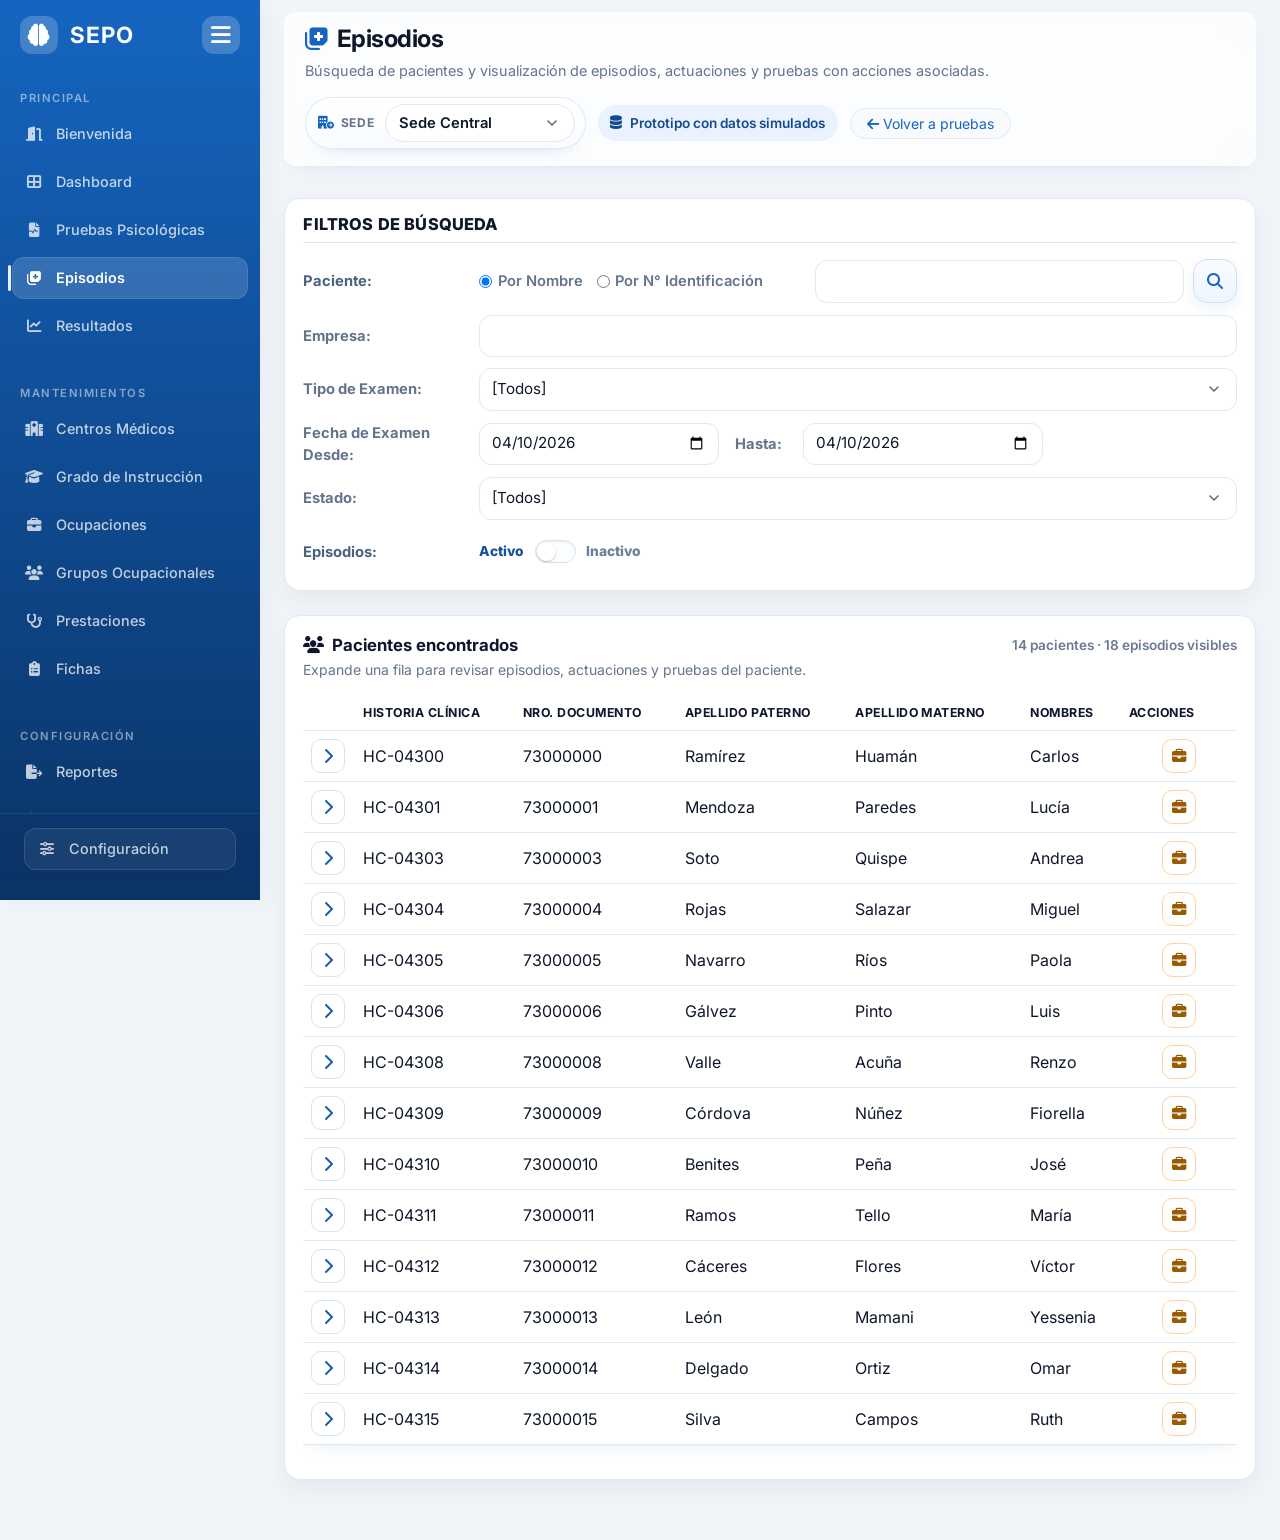
<file: episodios.html>
<!DOCTYPE html>
<html lang="es">
  <head>
    <meta charset="UTF-8" />
    <meta name="viewport" content="width=device-width, initial-scale=1.0" />
    <title>SEPO - Episodios</title>
    <link rel="preconnect" href="https://fonts.googleapis.com" />
    <link rel="preconnect" href="https://fonts.gstatic.com" crossorigin />
    <link
      href="https://cdn.jsdelivr.net/npm/bootstrap@5.3.0/dist/css/bootstrap.min.css"
      rel="stylesheet"
    />
    <link
      href="https://cdnjs.cloudflare.com/ajax/libs/font-awesome/6.4.0/css/all.min.css"
      rel="stylesheet"
    />
    <link
      href="https://fonts.googleapis.com/css2?family=Inter:wght@300;400;500;600;700&display=swap"
      rel="stylesheet"
    />
    <link href="css/styles.css" rel="stylesheet" />
    <link href="css/episodios.css" rel="stylesheet" />
  </head>
  <body data-theme="default" data-mode="light">
    <nav class="sidebar" id="ep_sidebar">
      <div class="sidebar-brand">
        <div class="brand-logo-text" id="ep_sidebarBrandBtn" role="button" tabindex="0">
          <i class="fas fa-brain fa-fw" title="Expandir/Contraer menú"></i>
          <span class="brand-text">SEPO</span>
        </div>
        <div class="toggle-btn" id="ep_sidebarToggle" title="Contraer menú">
          <i class="fas fa-bars fa-fw"></i>
        </div>
      </div>
      <div class="sidebar-scroll">
      <div class="sidebar-section mt-2"><span>Principal</span></div>
      <ul class="nav flex-column">
        <li><a class="nav-link " href="index.html#dashboard" title="Dashboard"><i class="fas fa-th-large fa-fw"></i><span>Dashboard</span></a></li>
        <li><a class="nav-link " href="index.html#pruebas" title="Pruebas Psicológicas"><i class="fas fa-file-medical-alt fa-fw"></i><span>Pruebas Psicológicas</span></a></li>
        <li><a class="nav-link active" href="episodios.html" title="Episodios"><i class="fas fa-notes-medical fa-fw"></i><span>Episodios</span></a></li>
        <li><a class="nav-link " href="resultados.html" title="Resultados"><i class="fas fa-chart-line fa-fw"></i><span>Resultados</span></a></li>
      </ul>

      <div class="sidebar-section mt-4"><span>Mantenimientos</span></div>
      <ul class="nav flex-column">
        <li><a class="nav-link " href="index.html#centros" title="Centros Médicos"><i class="fas fa-hospital fa-fw"></i><span>Centros Médicos</span></a></li>
        <li><a class="nav-link " href="index.html#grado" title="Grado de Instrucción"><i class="fas fa-graduation-cap fa-fw"></i><span>Grado de Instrucción</span></a></li>
        <li><a class="nav-link " href="index.html#ocupaciones" title="Ocupaciones"><i class="fas fa-briefcase fa-fw"></i><span>Ocupaciones</span></a></li>
        <li><a class="nav-link " href="index.html#grupos" title="Grupos Ocupacionales"><i class="fas fa-users fa-fw"></i><span>Grupos Ocupacionales</span></a></li>
        <li><a class="nav-link " href="index.html#prestaciones" title="Prestaciones"><i class="fas fa-stethoscope fa-fw"></i><span>Prestaciones</span></a></li>
        <li><a class="nav-link " href="index.html#fichas" title="Fichas"><i class="fas fa-clipboard-list fa-fw"></i><span>Fichas</span></a></li>
      </ul>

      <div class="sidebar-section mt-4"><span>Configuración</span></div>
      <ul class="nav flex-column">
        <li><a class="nav-link " href="reportes.html" title="Reportes"><i class="fas fa-file-export fa-fw"></i><span>Reportes</span></a></li>
        <li><a class="nav-link " href="roles.html" title="Roles"><i class="fas fa-user-shield fa-fw"></i><span>Roles</span></a></li>
        <li><a class="nav-link " href="usuarios.html" title="Usuarios"><i class="fas fa-user fa-fw"></i><span>Usuarios</span></a></li>
        <li><a class="nav-link " href="parametros.html" title="Parámetros"><i class="fas fa-sliders-h fa-fw"></i><span>Parámetros</span></a></li>
        <li><a class="nav-link " href="index.html#orden" title="Orden de Prestaciones"><i class="fas fa-sort fa-fw"></i><span>Orden de Prestaciones</span></a></li>
      </ul>
      </div>

      <div class="sidebar-footer">
        <a class="nav-link nav-link-settings" href="#" onclick="abrirConfiguracionVisual(); return false;" title="Configuración visual"><i class="fas fa-sliders-h fa-fw"></i><span>Configuración</span></a>
      </div>
    </nav>

    <main class="main-content" id="ep_mainContent">
      <div class="page-header">
        <div>
          <h1 class="page-title"><i class="fas fa-notes-medical me-2"></i>Episodios</h1>
          <p class="page-subtitle">Búsqueda de pacientes y visualización de episodios, actuaciones y pruebas con acciones asociadas.</p>
        </div>
        <div class="ep-header-actions">
          <span class="ep-pill"><i class="fas fa-database"></i> Prototipo con datos simulados</span>
          <a href="index.html" class="btn btn-outline-primary btn-sm rounded-pill px-3"><i class="fas fa-arrow-left me-1"></i>Volver a pruebas</a>
        </div>
      </div>

      <section class="card ep-card mb-4" id="ep_filtrosCard">
        <div class="card-body ep-filter-card-body">
          <div class="ep-filter-head">
            <h2 class="ep-filter-title">FILTROS DE BÚSQUEDA</h2>
          </div>
          <div class="ep-filter-grid">
            <div class="ep-filter-row ep-filter-row-paciente">
              <div class="ep-filter-label">Paciente:</div>
              <div class="ep-filter-patient-options">
                <label><input type="radio" name="ep_patientMode" id="ep_patientModeName" value="nombre" checked> Por Nombre</label>
                <label><input type="radio" name="ep_patientMode" id="ep_patientModeDoc" value="documento"> Por N° Identificación</label>
              </div>
              <div class="ep-filter-patient-search">
                <input class="form-control" id="ep_filtroPaciente" placeholder="" />
                <button type="button" class="ep-search-icon-btn" id="ep_btnBuscar" aria-label="Buscar">
                  <i class="fas fa-search"></i>
                </button>
              </div>
            </div>
            <div class="ep-filter-row">
              <label class="ep-filter-label" for="ep_filtroEmpresa">Empresa:</label>
              <div class="ep-filter-control"><input class="form-control" id="ep_filtroEmpresa" list="ep_empresasList" /></div>
            </div>
            <div class="ep-filter-row">
              <label class="ep-filter-label" for="ep_filtroTipoExamen">Tipo de Examen:</label>
              <div class="ep-filter-control">
                <select class="form-select" id="ep_filtroTipoExamen">
                  <option value="">[Todos]</option>
                </select>
              </div>
            </div>
            <div class="ep-filter-row ep-filter-row-dates">
              <label class="ep-filter-label" for="ep_filtroFechaDesde">Fecha de Examen Desde:</label>
              <div class="ep-filter-date-wrap">
                <input type="date" class="form-control" id="ep_filtroFechaDesde" />
              </div>
              <label class="ep-filter-inline-label" for="ep_filtroFechaHasta">Hasta:</label>
              <div class="ep-filter-date-wrap">
                <input type="date" class="form-control" id="ep_filtroFechaHasta" />
              </div>
            </div>
            <div class="ep-filter-row">
              <label class="ep-filter-label" for="ep_filtroEstado">Estado:</label>
              <div class="ep-filter-control">
                <select class="form-select" id="ep_filtroEstado">
                  <option value="">[Todos]</option>
                  <option value="Pendiente">Pendiente</option>
                  <option value="En proceso">En proceso</option>
                  <option value="Finalizado">Finalizado</option>
                                  </select>
              </div>
            </div>
            <div class="ep-filter-row ep-filter-row-episode-mode">
              <div class="ep-filter-label">Episodios:</div>
              <div class="ep-filter-control ep-episode-mode-control">
                <span class="ep-episode-mode-text is-active" id="ep_modoActivoLabel">Activo</span>
                <label class="form-check form-switch sepo-ui-switch ep-episode-mode-switch" for="ep_filtroInactivos">
                  <input class="form-check-input" id="ep_filtroInactivos" type="checkbox" />
                  <span class="form-check-label" id="ep_modoInactivoLabel">Inactivo</span>
                </label>
              </div>
            </div>
          </div>
          <datalist id="ep_empresasList"></datalist>
        </div>
      </section>

      <section class="card ep-card" id="ep_panelResultados">
        <div class="card-body">
          <div class="ep-card-title-row mb-3">
            <div>
              <h2 class="ep-section-title mb-1"><i class="fas fa-users me-2"></i>Pacientes encontrados</h2>
              <p class="text-muted small mb-0">Expande una fila para revisar episodios, actuaciones y pruebas del paciente.</p>
            </div>
            <div class="ep-result-summary" id="ep_resultSummary"></div>
          </div>

          <div class="table-responsive" id="ep_tablaPacientesWrap">
            <table class="table align-middle ep-table" id="ep_tablaPacientes">
              <thead>
                <tr>
                  <th style="width:52px"></th>
                  <th>Historia clínica</th>
                  <th>Nro. documento</th>
                  <th>Apellido paterno</th>
                  <th>Apellido materno</th>
                  <th>Nombres</th>
                  <th style="width:90px">Acciones</th>
                </tr>
              </thead>
              <tbody id="ep_tablaPacientesBody"></tbody>
            </table>
          </div>
        </div>
      </section>
    </main>

    <div class="modal fade" id="ep_modalGrupo" tabindex="-1" aria-hidden="true">
      <div class="modal-dialog modal-lg modal-dialog-centered modal-dialog-scrollable">
        <div class="modal-content ep-modal">
          <div class="modal-header">
            <h5 class="modal-title"><i class="fas fa-briefcase me-2"></i>Asignar Grupo Ocupacional</h5>
            <button type="button" class="btn-close" data-bs-dismiss="modal" aria-label="Cerrar"></button>
          </div>
          <div class="modal-body">
            <div class="ep-context-box mb-3" id="ep_grupoContexto"></div>
            <div class="row g-3">
              <div class="col-12">
                <label class="form-label" for="ep_grupoSelect">Grupo ocupacional</label>
                <select class="form-select" id="ep_grupoSelect"></select>
                <div class="form-text">Solo se muestran grupos ocupacionales compatibles con la prestación seleccionada.</div>
              </div>
            </div>
          </div>
          <div class="modal-footer">
            <button type="button" class="btn btn-light rounded-pill px-3" data-bs-dismiss="modal">Cancelar</button>
            <button type="button" class="btn btn-primary rounded-pill px-3" id="ep_btnGuardarGrupo">Grabar</button>
          </div>
        </div>
      </div>
    </div>

    <div class="modal fade" id="ep_modalReplica" tabindex="-1" aria-hidden="true">
      <div class="modal-dialog modal-dialog-centered">
        <div class="modal-content ep-modal">
          <div class="modal-header">
            <h5 class="modal-title"><i class="fas fa-copy me-2"></i>Replicar grupo ocupacional</h5>
            <button type="button" class="btn-close" data-bs-dismiss="modal" aria-label="Cerrar"></button>
          </div>
          <div class="modal-body">
            <p class="mb-2">Este paciente tiene más de una prestación pendiente de grupo ocupacional.</p>
            <p class="text-muted small mb-0">¿Deseas aplicar la misma selección a todas las prestaciones compatibles del paciente?</p>
          </div>
          <div class="modal-footer">
            <button type="button" class="btn btn-light rounded-pill px-3" id="ep_btnReplicaNo">No, revisar una por una</button>
            <button type="button" class="btn btn-primary rounded-pill px-3" id="ep_btnReplicaSi">Sí, replicar</button>
          </div>
        </div>
      </div>
    </div>

    <div class="modal fade" id="ep_modalRecuperacion" tabindex="-1" aria-hidden="true">
      <div class="modal-dialog modal-xl modal-dialog-centered modal-dialog-scrollable">
        <div class="modal-content ep-modal">
          <div class="modal-header">
            <h5 class="modal-title"><i class="fas fa-history me-2"></i>Recuperación de datos</h5>
            <button type="button" class="btn-close" data-bs-dismiss="modal" aria-label="Cerrar"></button>
          </div>
          <div class="modal-body">
            <div class="ep-context-box mb-3" id="ep_recuperacionContexto"></div>
            <div class="row g-4">
              <div class="col-lg-5">
                <div class="ep-subpanel h-100">
                  <div class="ep-subpanel-title">Pruebas anteriores disponibles</div>
                  <div id="ep_recuperacionLista" class="ep-check-list"></div>
                </div>
              </div>
              <div class="col-lg-7">
                <div class="ep-subpanel h-100">
                  <div class="d-flex justify-content-between align-items-center gap-2 mb-2 flex-wrap">
                    <div class="ep-subpanel-title mb-0">Resultados referenciales</div>
                    <div class="d-flex gap-2 flex-wrap"><button type="button" class="btn btn-outline-primary btn-sm rounded-pill px-3" id="ep_btnVerResultados">Ver resultados</button><button type="button" class="btn btn-outline-primary btn-sm rounded-pill px-3" id="ep_btnVerRespuestas">Ver respuestas</button></div>
                  </div>
                  <div id="ep_resultadosPrevios" class="ep-preview-panel">
                    <div class="text-muted small">Selecciona una prueba anterior y luego presiona <strong>Ver resultados</strong> o <strong>Ver respuestas</strong>.</div>
                  </div>
                </div>
              </div>
            </div>
          </div>
          <div class="modal-footer">
            <button type="button" class="btn btn-light rounded-pill px-3" data-bs-dismiss="modal">Cancelar</button>
            <button type="button" class="btn btn-primary rounded-pill px-3" id="ep_btnRecuperar">Recuperar</button>
          </div>
        </div>
      </div>
    </div>

    <div class="toast-container position-fixed bottom-0 end-0 p-3">
      <div class="toast align-items-center text-bg-dark border-0" id="ep_toast" role="status" aria-live="polite" aria-atomic="true">
        <div class="d-flex">
          <div class="toast-body" id="ep_toastBody">Acción realizada.</div>
          <button type="button" class="btn-close btn-close-white me-2 m-auto" data-bs-dismiss="toast" aria-label="Cerrar"></button>
        </div>
      </div>
    </div>

    <script src="https://cdn.jsdelivr.net/npm/bootstrap@5.3.0/dist/js/bootstrap.bundle.min.js"></script>
    <script src="js/modules/bootstrap.js"></script>
    <script src="js/modules/sede-switcher.js"></script>
    <script src="js/modules/episodios-demo.js"></script>
      <script src="js/modules/shared-sidebar.js"></script>
</body>
</html>
</file>
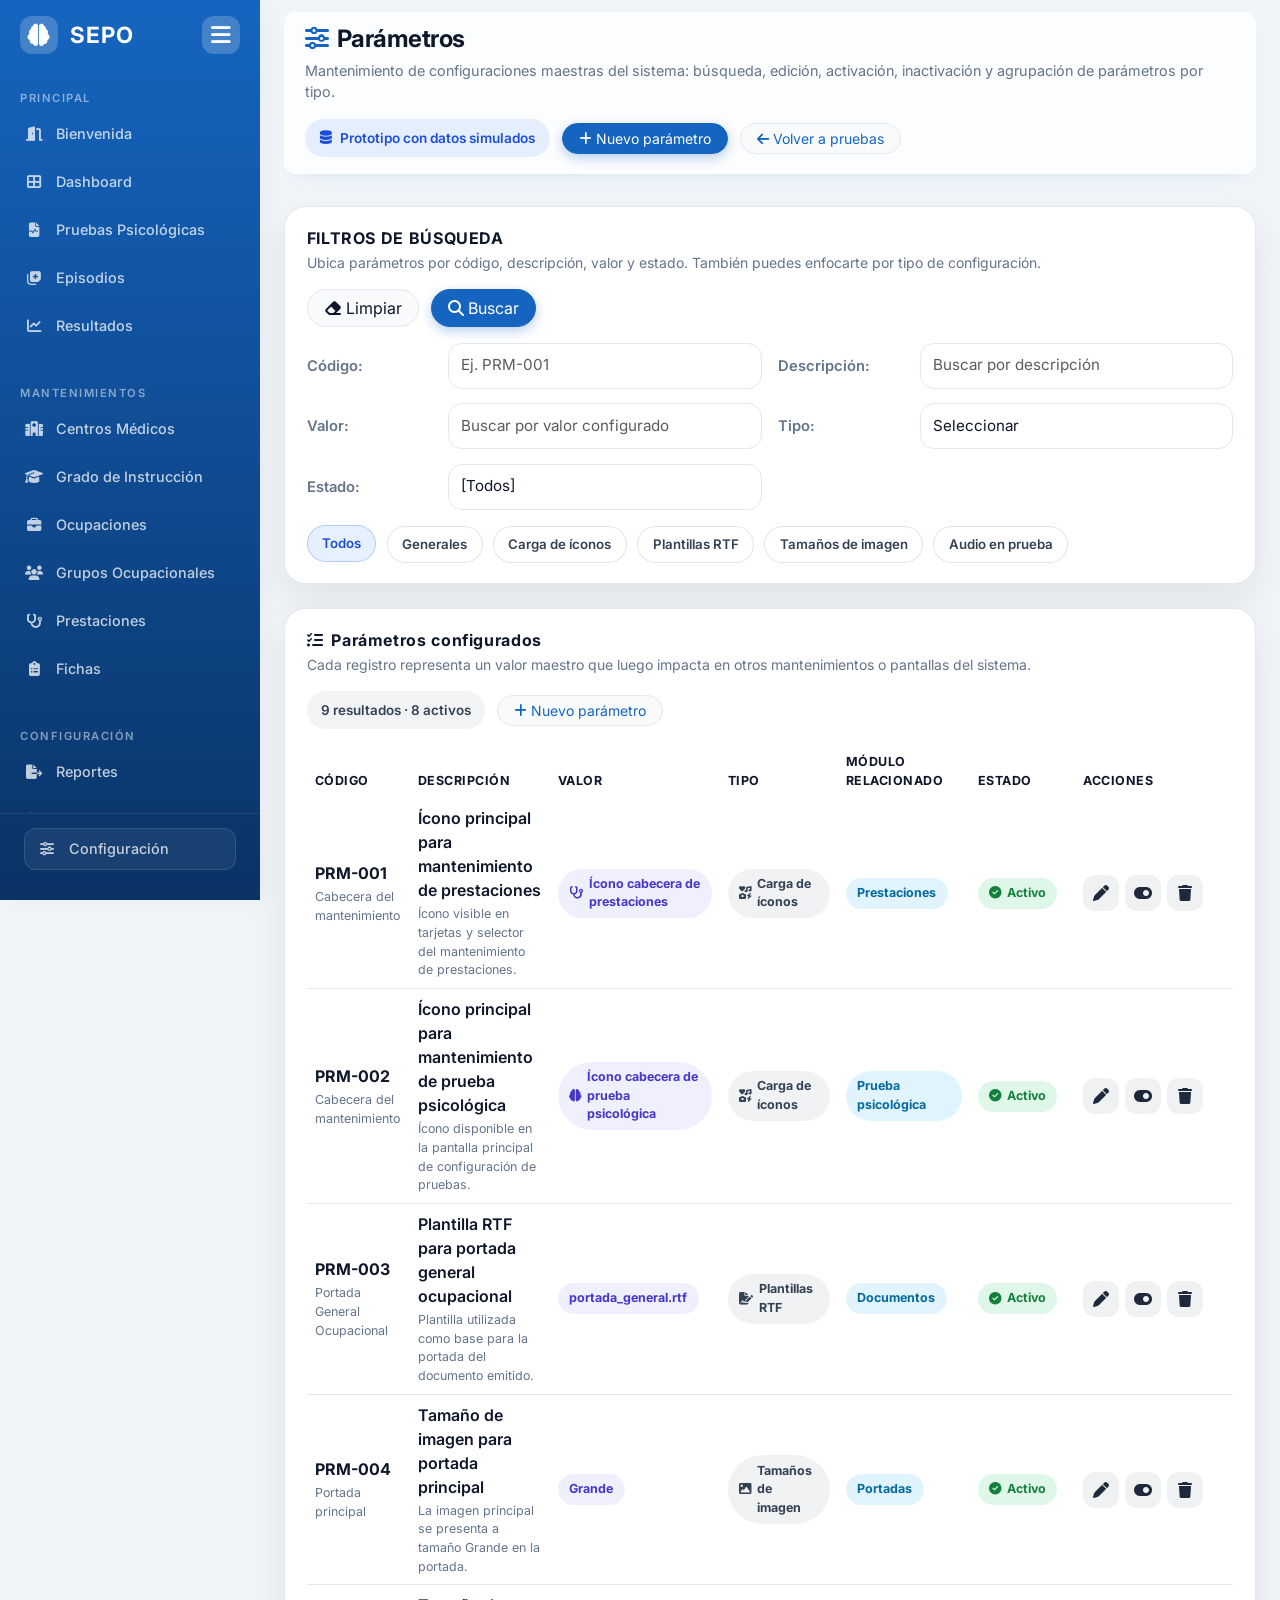
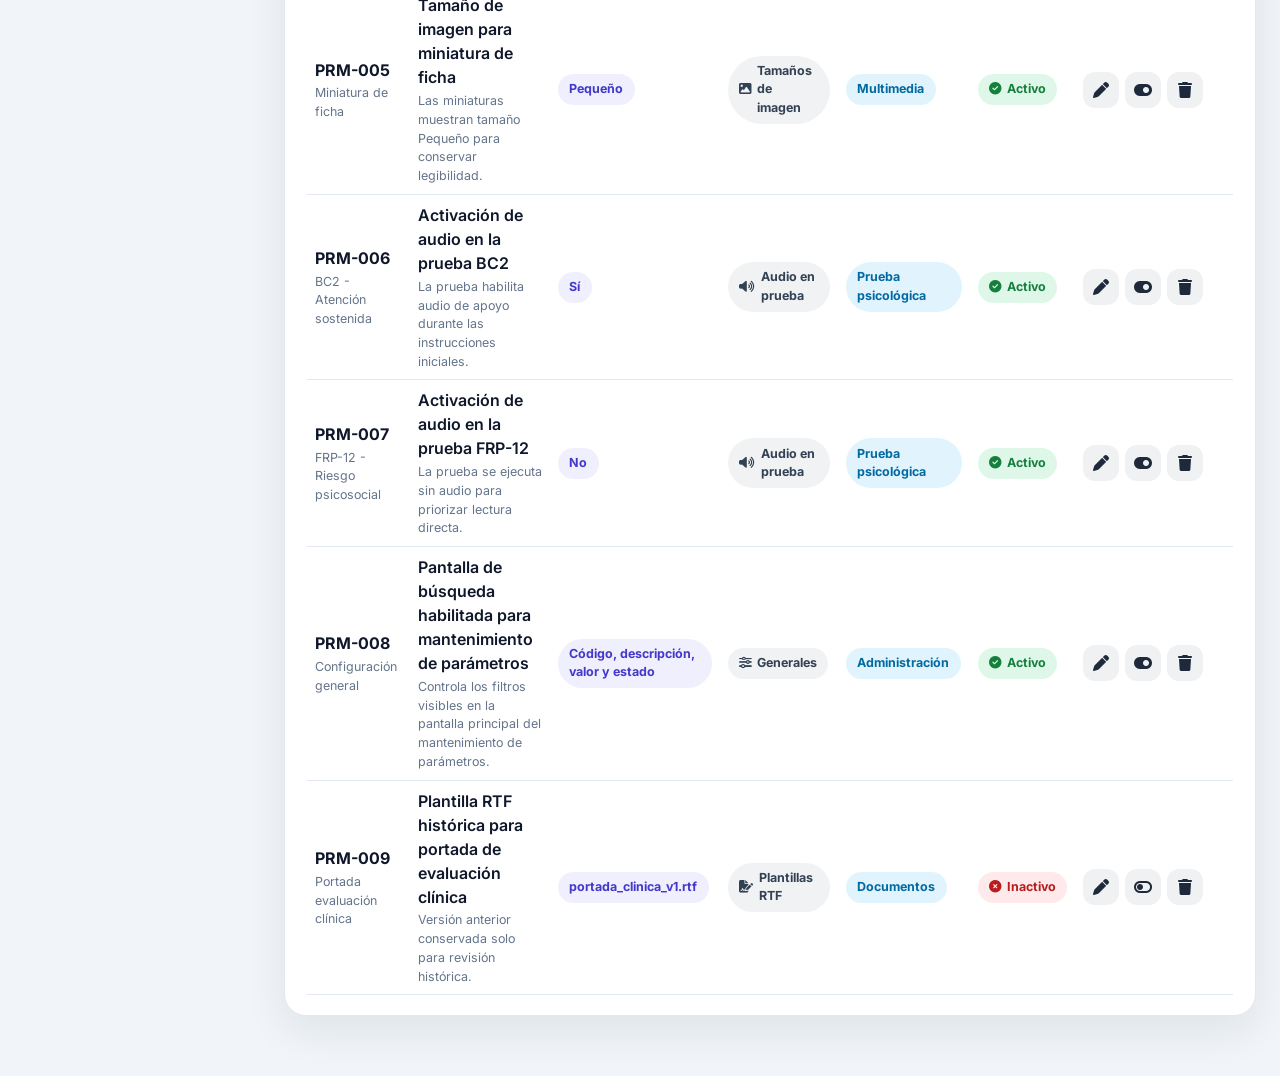
<file: parametros.html>
<!DOCTYPE html>
<html lang="es">
  <head>
    <meta charset="UTF-8" />
    <meta name="viewport" content="width=device-width, initial-scale=1.0" />
    <title>SEPO - Parámetros</title>
    <link rel="preconnect" href="https://fonts.googleapis.com" />
    <link rel="preconnect" href="https://fonts.gstatic.com" crossorigin />
    <link href="https://cdn.jsdelivr.net/npm/bootstrap@5.3.0/dist/css/bootstrap.min.css" rel="stylesheet" />
    <link href="https://cdnjs.cloudflare.com/ajax/libs/font-awesome/6.4.0/css/all.min.css" rel="stylesheet" />
    <link href="https://fonts.googleapis.com/css2?family=Inter:wght@300;400;500;600;700&display=swap" rel="stylesheet" />
    <link href="css/styles.css" rel="stylesheet" />
    <link href="css/parametros.css" rel="stylesheet" />
  </head>
  <body data-theme="classic" data-mode="light">
    <nav class="sidebar" id="pm_sidebar">
      <div class="sidebar-brand">
        <div class="brand-logo-text" id="pm_sidebarBrandBtn" role="button" tabindex="0">
          <i class="fas fa-brain fa-fw" title="Expandir/Contraer menú"></i>
          <span class="brand-text">SEPO</span>
        </div>
        <div class="toggle-btn" id="pm_sidebarToggle" title="Contraer menú">
          <i class="fas fa-bars fa-fw"></i>
        </div>
      </div>
      <div class="sidebar-scroll">
      <div class="sidebar-section mt-2"><span>Principal</span></div>
      <ul class="nav flex-column">
        <li><a class="nav-link " href="index.html#dashboard" title="Dashboard"><i class="fas fa-th-large fa-fw"></i><span>Dashboard</span></a></li>
        <li><a class="nav-link " href="index.html#pruebas" title="Pruebas Psicológicas"><i class="fas fa-file-medical-alt fa-fw"></i><span>Pruebas Psicológicas</span></a></li>
        <li><a class="nav-link " href="episodios.html" title="Episodios"><i class="fas fa-notes-medical fa-fw"></i><span>Episodios</span></a></li>
        <li><a class="nav-link " href="resultados.html" title="Resultados"><i class="fas fa-chart-line fa-fw"></i><span>Resultados</span></a></li>
      </ul>

      <div class="sidebar-section mt-4"><span>Mantenimientos</span></div>
      <ul class="nav flex-column">
        <li><a class="nav-link " href="index.html#centros" title="Centros Médicos"><i class="fas fa-hospital fa-fw"></i><span>Centros Médicos</span></a></li>
        <li><a class="nav-link " href="index.html#grado" title="Grado de Instrucción"><i class="fas fa-graduation-cap fa-fw"></i><span>Grado de Instrucción</span></a></li>
        <li><a class="nav-link " href="index.html#ocupaciones" title="Ocupaciones"><i class="fas fa-briefcase fa-fw"></i><span>Ocupaciones</span></a></li>
        <li><a class="nav-link " href="index.html#grupos" title="Grupos Ocupacionales"><i class="fas fa-users fa-fw"></i><span>Grupos Ocupacionales</span></a></li>
        <li><a class="nav-link " href="index.html#prestaciones" title="Prestaciones"><i class="fas fa-stethoscope fa-fw"></i><span>Prestaciones</span></a></li>
        <li><a class="nav-link " href="index.html#fichas" title="Fichas"><i class="fas fa-clipboard-list fa-fw"></i><span>Fichas</span></a></li>
      </ul>

      <div class="sidebar-section mt-4"><span>Configuración</span></div>
      <ul class="nav flex-column">
        <li><a class="nav-link " href="reportes.html" title="Reportes"><i class="fas fa-file-export fa-fw"></i><span>Reportes</span></a></li>
        <li><a class="nav-link " href="roles.html" title="Roles"><i class="fas fa-user-shield fa-fw"></i><span>Roles</span></a></li>
        <li><a class="nav-link " href="usuarios.html" title="Usuarios"><i class="fas fa-user fa-fw"></i><span>Usuarios</span></a></li>
        <li><a class="nav-link active" href="parametros.html" title="Parámetros"><i class="fas fa-sliders-h fa-fw"></i><span>Parámetros</span></a></li>
        <li><a class="nav-link " href="index.html#orden" title="Orden de Prestaciones"><i class="fas fa-sort fa-fw"></i><span>Orden de Prestaciones</span></a></li>
      </ul>
      </div>

      <div class="sidebar-footer">
        <a class="nav-link nav-link-settings" href="#" onclick="abrirConfiguracionVisual(); return false;" title="Configuración visual"><i class="fas fa-sliders-h fa-fw"></i><span>Configuración</span></a>
      </div>
    </nav>

    <main class="main-content" id="pm_mainContent">
      <div class="page-header">
        <div>
          <h1 class="page-title"><i class="fas fa-sliders-h me-2"></i>Parámetros</h1>
          <p class="page-subtitle">Mantenimiento de configuraciones maestras del sistema: búsqueda, edición, activación, inactivación y agrupación de parámetros por tipo.</p>
        </div>
        <div class="pm-header-actions">
          <span class="pm-pill"><i class="fas fa-database"></i> Prototipo con datos simulados</span>
          <button type="button" class="btn btn-primary btn-sm rounded-pill px-3" id="pm_btnNuevoHeader"><i class="fas fa-plus me-1"></i>Nuevo parámetro</button>
          <a href="index.html" class="btn btn-outline-primary btn-sm rounded-pill px-3"><i class="fas fa-arrow-left me-1"></i>Volver a pruebas</a>
        </div>
      </div>

      <section class="card pm-card mb-4" id="pm_filtrosCard">
        <div class="card-body pm-filter-card-body">
          <div class="pm-filter-head">
            <div>
              <h2 class="pm-filter-title mb-1">FILTROS DE BÚSQUEDA</h2>
              <p class="text-muted small mb-0">Ubica parámetros por código, descripción, valor y estado. También puedes enfocarte por tipo de configuración.</p>
            </div>
            <div class="pm-filter-actions">
              <button type="button" class="btn btn-light rounded-pill px-3" id="pm_btnLimpiar"><i class="fas fa-eraser me-1"></i>Limpiar</button>
              <button type="button" class="btn btn-primary rounded-pill px-3" id="pm_btnBuscar"><i class="fas fa-search me-1"></i>Buscar</button>
            </div>
          </div>

          <div class="pm-filter-grid">
            <div class="pm-filter-row">
              <label class="pm-filter-label" for="pm_filtroCodigo">Código:</label>
              <div class="pm-filter-control"><input class="form-control" id="pm_filtroCodigo" placeholder="Ej. PRM-001" /></div>
            </div>
            <div class="pm-filter-row">
              <label class="pm-filter-label" for="pm_filtroDescripcion">Descripción:</label>
              <div class="pm-filter-control"><input class="form-control" id="pm_filtroDescripcion" placeholder="Buscar por descripción" /></div>
            </div>
            <div class="pm-filter-row">
              <label class="pm-filter-label" for="pm_filtroValor">Valor:</label>
              <div class="pm-filter-control"><input class="form-control" id="pm_filtroValor" placeholder="Buscar por valor configurado" /></div>
            </div>
            <div class="pm-filter-row">
              <label class="pm-filter-label" for="pm_filtroTipo">Tipo:</label>
              <div class="pm-filter-control">
                <select class="form-select" id="pm_filtroTipo">
                  <option value="">[Todos]</option>
                </select>
              </div>
            </div>
            <div class="pm-filter-row">
              <label class="pm-filter-label" for="pm_filtroEstado">Estado:</label>
              <div class="pm-filter-control">
                <select class="form-select" id="pm_filtroEstado">
                  <option value="">[Todos]</option>
                  <option value="Activo">Activo</option>
                  <option value="Inactivo">Inactivo</option>
                </select>
              </div>
            </div>
          </div>

          <div class="pm-chipbar" id="pm_chipbar"></div>
        </div>
      </section>

      <section class="card pm-card" id="pm_panelResultados">
        <div class="card-body">
          <div class="pm-card-title-row mb-3">
            <div>
              <h2 class="pm-section-title mb-1"><i class="fas fa-list-check me-2"></i>Parámetros configurados</h2>
              <p class="text-muted small mb-0">Cada registro representa un valor maestro que luego impacta en otros mantenimientos o pantallas del sistema.</p>
            </div>
            <div class="pm-result-actions">
              <div class="pm-result-summary" id="pm_resultSummary"></div>
              <button type="button" class="btn btn-outline-primary btn-sm rounded-pill px-3" id="pm_btnNuevo"><i class="fas fa-plus me-1"></i>Nuevo parámetro</button>
            </div>
          </div>

          <div class="table-responsive" id="pm_tablaWrap">
            <table class="table align-middle pm-table" id="pm_tablaParametros">
              <thead>
                <tr>
                  <th>Código</th>
                  <th>Descripción</th>
                  <th>Valor</th>
                  <th>Tipo</th>
                  <th>Módulo relacionado</th>
                  <th>Estado</th>
                  <th style="width: 158px">Acciones</th>
                </tr>
              </thead>
              <tbody id="pm_tablaBody"></tbody>
            </table>
          </div>
        </div>
      </section>
    </main>

    <div class="modal fade" id="pm_modalEditor" tabindex="-1" aria-hidden="true">
      <div class="modal-dialog modal-lg modal-dialog-centered modal-dialog-scrollable">
        <div class="modal-content pm-modal">
          <div class="modal-header">
            <h5 class="modal-title" id="pm_modalTitle"><i class="fas fa-sliders-h me-2"></i>Nuevo parámetro</h5>
            <button type="button" class="btn-close" data-bs-dismiss="modal" aria-label="Cerrar"></button>
          </div>
          <div class="modal-body">
            <div class="pm-context-box mb-3" id="pm_editorContexto">Completa la configuración del parámetro. Los cambios se verán reflejados de forma inmediata en la demo.</div>
            <div class="row g-3">
              <div class="col-md-4">
                <label class="form-label" for="pm_formCodigo">Código</label>
                <input class="form-control" id="pm_formCodigo" maxlength="20" />
              </div>
              <div class="col-md-8">
                <label class="form-label" for="pm_formDescripcion">Descripción</label>
                <input class="form-control" id="pm_formDescripcion" maxlength="140" />
              </div>
              <div class="col-md-6">
                <label class="form-label" for="pm_formTipo">Tipo</label>
                <select class="form-select" id="pm_formTipo"></select>
              </div>
              <div class="col-md-6">
                <label class="form-label" for="pm_formModulo">Módulo relacionado</label>
                <select class="form-select" id="pm_formModulo"></select>
              </div>
              <div class="col-md-6">
                <label class="form-label" for="pm_formEstado">Estado</label>
                <select class="form-select" id="pm_formEstado">
                  <option value="Activo">Activo</option>
                  <option value="Inactivo">Inactivo</option>
                </select>
              </div>
              <div class="col-md-6">
                <label class="form-label">Aplicación simulada</label>
                <div class="pm-form-hint-card" id="pm_formHint">Configura un valor general o específico para que el sistema lo use en otros módulos.</div>
              </div>
            </div>

            <div class="pm-dynamic-fields mt-4" id="pm_dynamicFields"></div>
          </div>
          <div class="modal-footer">
            <button type="button" class="btn btn-light rounded-pill px-3" data-bs-dismiss="modal">Cancelar</button>
            <button type="button" class="btn btn-primary rounded-pill px-3" id="pm_btnGuardar">Guardar parámetro</button>
          </div>
        </div>
      </div>
    </div>

    <div class="modal fade" id="pm_modalConfirm" tabindex="-1" aria-hidden="true">
      <div class="modal-dialog modal-dialog-centered">
        <div class="modal-content pm-modal">
          <div class="modal-header">
            <h5 class="modal-title"><i class="fas fa-shield-alt me-2"></i>Confirmar acción</h5>
            <button type="button" class="btn-close" data-bs-dismiss="modal" aria-label="Cerrar"></button>
          </div>
          <div class="modal-body">
            <div class="pm-context-box" id="pm_confirmMessage">¿Deseas continuar?</div>
          </div>
          <div class="modal-footer">
            <button type="button" class="btn btn-light rounded-pill px-3" data-bs-dismiss="modal">Cancelar</button>
            <button type="button" class="btn btn-primary rounded-pill px-3" id="pm_btnConfirmar">Sí, continuar</button>
          </div>
        </div>
      </div>
    </div>

    <div class="toast-container position-fixed top-0 end-0 p-3">
      <div class="toast align-items-center text-white bg-success border-0 pr-toast" id="pm_toast" role="alert" aria-live="assertive" aria-atomic="true">
        <div class="d-flex">
          <div class="toast-body d-flex align-items-center fw-medium"><i class="fas fa-check-circle me-2"></i><span id="pm_toastBody">Registro guardado correctamente.</span></div>
          <button type="button" class="btn-close btn-close-white me-2 m-auto" data-bs-dismiss="toast" aria-label="Cerrar"></button>
        </div>
      </div>
    </div>

    <script src="https://cdn.jsdelivr.net/npm/bootstrap@5.3.0/dist/js/bootstrap.bundle.min.js"></script>
    <script src="js/modules/bootstrap.js"></script>
    <script src="js/modules/parametros-demo.js"></script>
      <script src="js/modules/shared-sidebar.js"></script>
</body>
</html>
</file>
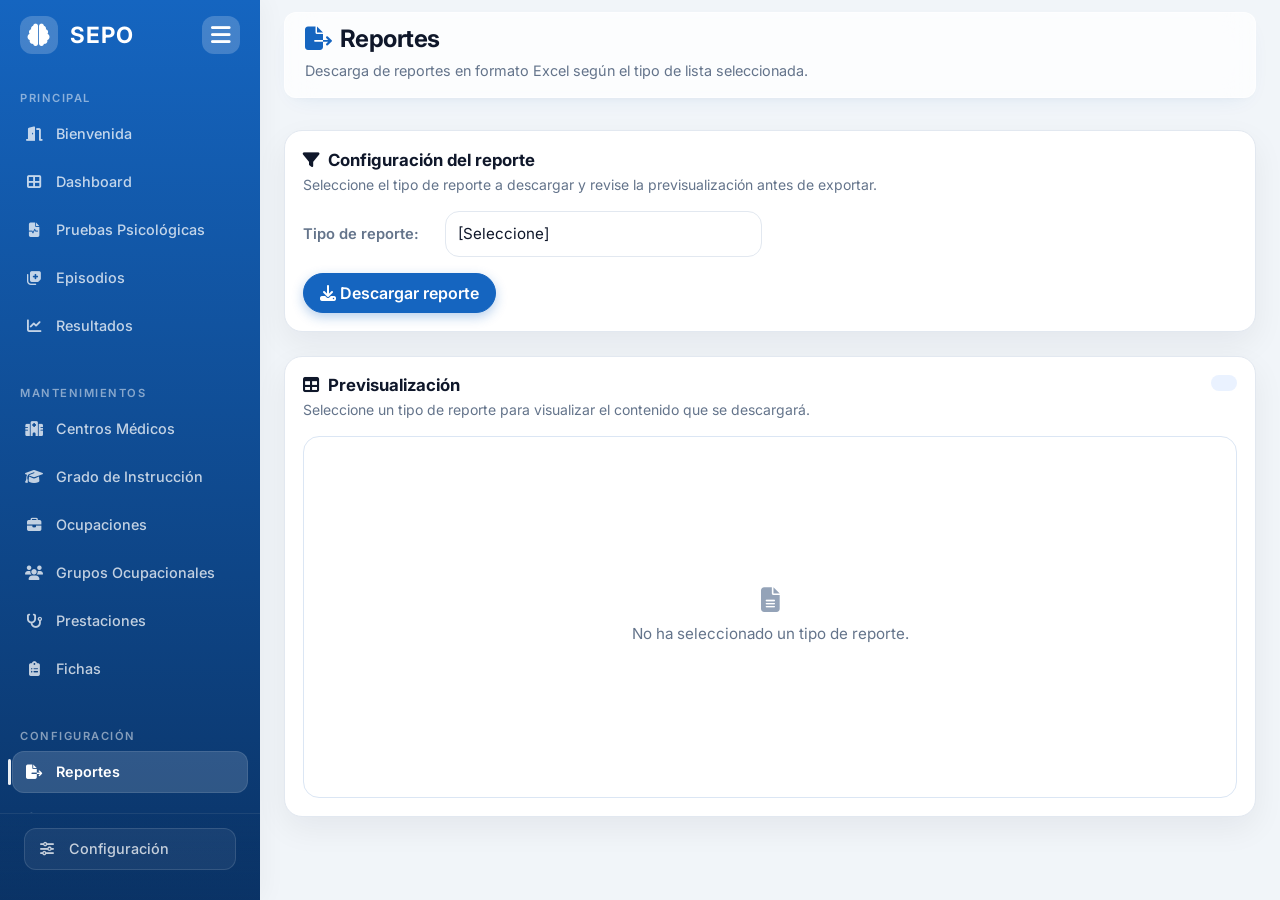
<file: reportes.html>
<!DOCTYPE html>
<html lang="es">
  <head>
    <meta charset="UTF-8" />
    <meta name="viewport" content="width=device-width, initial-scale=1.0" />
    <title>SEPO - Reportes</title>
    <link rel="preconnect" href="https://fonts.googleapis.com" />
    <link rel="preconnect" href="https://fonts.gstatic.com" crossorigin />
    <link href="https://cdn.jsdelivr.net/npm/bootstrap@5.3.0/dist/css/bootstrap.min.css" rel="stylesheet" />
    <link href="https://cdnjs.cloudflare.com/ajax/libs/font-awesome/6.4.0/css/all.min.css" rel="stylesheet" />
    <link href="https://fonts.googleapis.com/css2?family=Inter:wght@300;400;500;600;700&display=swap" rel="stylesheet" />
    <link href="css/styles.css" rel="stylesheet" />
    <link href="css/reportes.css" rel="stylesheet" />
  </head>
  <body data-theme="default" data-mode="light">
    <nav class="sidebar" id="rp_sidebar">
      <div class="sidebar-brand">
        <div class="brand-logo-text" id="rp_sidebarBrandBtn" role="button" tabindex="0">
          <i class="fas fa-brain fa-fw" title="Expandir/Contraer menú"></i>
          <span class="brand-text">SEPO</span>
        </div>
        <div class="toggle-btn" id="rp_sidebarToggle" title="Contraer menú">
          <i class="fas fa-bars fa-fw"></i>
        </div>
      </div>
      <div class="sidebar-scroll">
      <div class="sidebar-section mt-2"><span>Principal</span></div>
      <ul class="nav flex-column">
        <li><a class="nav-link " href="index.html#dashboard" title="Dashboard"><i class="fas fa-th-large fa-fw"></i><span>Dashboard</span></a></li>
        <li><a class="nav-link " href="index.html#pruebas" title="Pruebas Psicológicas"><i class="fas fa-file-medical-alt fa-fw"></i><span>Pruebas Psicológicas</span></a></li>
        <li><a class="nav-link " href="episodios.html" title="Episodios"><i class="fas fa-notes-medical fa-fw"></i><span>Episodios</span></a></li>
        <li><a class="nav-link " href="resultados.html" title="Resultados"><i class="fas fa-chart-line fa-fw"></i><span>Resultados</span></a></li>
      </ul>

      <div class="sidebar-section mt-4"><span>Mantenimientos</span></div>
      <ul class="nav flex-column">
        <li><a class="nav-link " href="index.html#centros" title="Centros Médicos"><i class="fas fa-hospital fa-fw"></i><span>Centros Médicos</span></a></li>
        <li><a class="nav-link " href="index.html#grado" title="Grado de Instrucción"><i class="fas fa-graduation-cap fa-fw"></i><span>Grado de Instrucción</span></a></li>
        <li><a class="nav-link " href="index.html#ocupaciones" title="Ocupaciones"><i class="fas fa-briefcase fa-fw"></i><span>Ocupaciones</span></a></li>
        <li><a class="nav-link " href="index.html#grupos" title="Grupos Ocupacionales"><i class="fas fa-users fa-fw"></i><span>Grupos Ocupacionales</span></a></li>
        <li><a class="nav-link " href="index.html#prestaciones" title="Prestaciones"><i class="fas fa-stethoscope fa-fw"></i><span>Prestaciones</span></a></li>
        <li><a class="nav-link " href="index.html#fichas" title="Fichas"><i class="fas fa-clipboard-list fa-fw"></i><span>Fichas</span></a></li>
      </ul>

      <div class="sidebar-section mt-4"><span>Configuración</span></div>
      <ul class="nav flex-column">
        <li><a class="nav-link active" href="reportes.html" title="Reportes"><i class="fas fa-file-export fa-fw"></i><span>Reportes</span></a></li>
        <li><a class="nav-link " href="roles.html" title="Roles"><i class="fas fa-user-shield fa-fw"></i><span>Roles</span></a></li>
        <li><a class="nav-link " href="usuarios.html" title="Usuarios"><i class="fas fa-user fa-fw"></i><span>Usuarios</span></a></li>
        <li><a class="nav-link " href="parametros.html" title="Parámetros"><i class="fas fa-sliders-h fa-fw"></i><span>Parámetros</span></a></li>
        <li><a class="nav-link " href="index.html#orden" title="Orden de Prestaciones"><i class="fas fa-sort fa-fw"></i><span>Orden de Prestaciones</span></a></li>
      </ul>
      </div>

      <div class="sidebar-footer">
        <a class="nav-link nav-link-settings" href="#" onclick="abrirConfiguracionVisual(); return false;" title="Configuración visual"><i class="fas fa-sliders-h fa-fw"></i><span>Configuración</span></a>
      </div>
    </nav>

    <main class="main-content" id="rp_mainContent">
      <div class="page-header">
        <div>
          <h1 class="page-title"><i class="fas fa-file-export me-2"></i>Reportes</h1>
          <p class="page-subtitle">Descarga de reportes en formato Excel según el tipo de lista seleccionada.</p>
        </div>
      </div>

      <section class="card rp-card mb-4" id="rp_configCard">
        <div class="card-body rp-card-body">
          <div class="rp-card-title-row mb-3">
            <div>
              <h2 class="rp-section-title mb-1"><i class="fas fa-filter me-2"></i>Configuración del reporte</h2>
              <p class="text-muted small mb-0">Seleccione el tipo de reporte a descargar y revise la previsualización antes de exportar.</p>
            </div>
          </div>

          <div class="rp-filter-grid">
            <div class="rp-filter-row">
              <label class="rp-filter-label" for="rp_tipoReporte">Tipo de reporte:</label>
              <div class="rp-filter-control">
                <select class="form-select" id="rp_tipoReporte">
                  <option value="">[Seleccione]</option>
                  <option value="prestaciones">Lista de prestaciones</option>
                  <option value="fichas">Lista de fichas</option>
                  <option value="pruebas">Lista de pruebas psicológicas</option>
                  <option value="pruebas-detalle">Lista de pruebas psicológicas con detalle</option>
                  <option value="orden">Lista de orden de pruebas</option>
                  <option value="fichas-pruebas">Lista de fichas y pruebas asociadas</option>
                  <option value="tiempo-duracion-pruebas">Tiempo de duración de las pruebas psicológicas</option>
                  <option value="resultados-historicos">Resultados históricos por prueba y fecha</option>
                </select>
              </div>
            </div>
            <div class="rp-filter-row d-none" id="rp_wrapPruebaDetalle">
              <label class="rp-filter-label" for="rp_pruebaDetalle">Prueba:</label>
              <div class="rp-filter-control">
                <select class="form-select" id="rp_pruebaDetalle">
                  <option value="">[Seleccione prueba]</option>
                </select>
              </div>
            </div>
            <div class="rp-filter-row d-none" id="rp_wrapFechaInicioHistorico">
              <label class="rp-filter-label" for="rp_fechaInicioHistorico">Fecha inicio:</label>
              <div class="rp-filter-control">
                <input class="form-control" type="date" id="rp_fechaInicioHistorico" value="2026-04-01" />
              </div>
            </div>
            <div class="rp-filter-row d-none" id="rp_wrapFechaFinHistorico">
              <label class="rp-filter-label" for="rp_fechaFinHistorico">Fecha fin del episodio:</label>
              <div class="rp-filter-control">
                <input class="form-control" type="date" id="rp_fechaFinHistorico" value="2026-04-30" />
              </div>
            </div>
          </div>

          <div class="rp-actions-row mt-3">
            <button type="button" class="btn btn-primary rounded-pill px-3" id="rp_btnDescargar">
              <i class="fas fa-download me-1"></i>Descargar reporte
            </button>
          </div>
        </div>
      </section>

      <section class="card rp-card" id="rp_previewCard">
        <div class="card-body rp-card-body">
          <div class="rp-card-title-row mb-3">
            <div>
              <h2 class="rp-section-title mb-1"><i class="fas fa-table me-2"></i>Previsualización</h2>
              <p class="text-muted small mb-0" id="rp_previewHelp">Seleccione un tipo de reporte para visualizar el contenido que se descargará.</p>
            </div>
            <div class="rp-preview-meta" id="rp_previewMeta"></div>
          </div>

          <div class="rp-preview-shell" id="rp_previewShell">
            <div class="rp-empty-state" id="rp_emptyState">
              <i class="fas fa-file-lines"></i>
              <div>No ha seleccionado un tipo de reporte.</div>
            </div>
            <div class="d-none" id="rp_previewContent"></div>
          </div>
        </div>
      </section>
    </main>

    <div class="toast-container position-fixed bottom-0 end-0 p-3">
      <div class="toast align-items-center text-bg-dark border-0" id="rp_toast" role="status" aria-live="polite" aria-atomic="true">
        <div class="d-flex">
          <div class="toast-body" id="rp_toastBody">Acción realizada.</div>
          <button type="button" class="btn-close btn-close-white me-2 m-auto" data-bs-dismiss="toast" aria-label="Cerrar"></button>
        </div>
      </div>
    </div>

    <script src="https://cdn.jsdelivr.net/npm/bootstrap@5.3.0/dist/js/bootstrap.bundle.min.js"></script>
    <script src="js/modules/bootstrap.js"></script>
    <script src="js/modules/reportes-demo.js"></script>
      <script src="js/modules/shared-sidebar.js"></script>
</body>
</html>
</file>
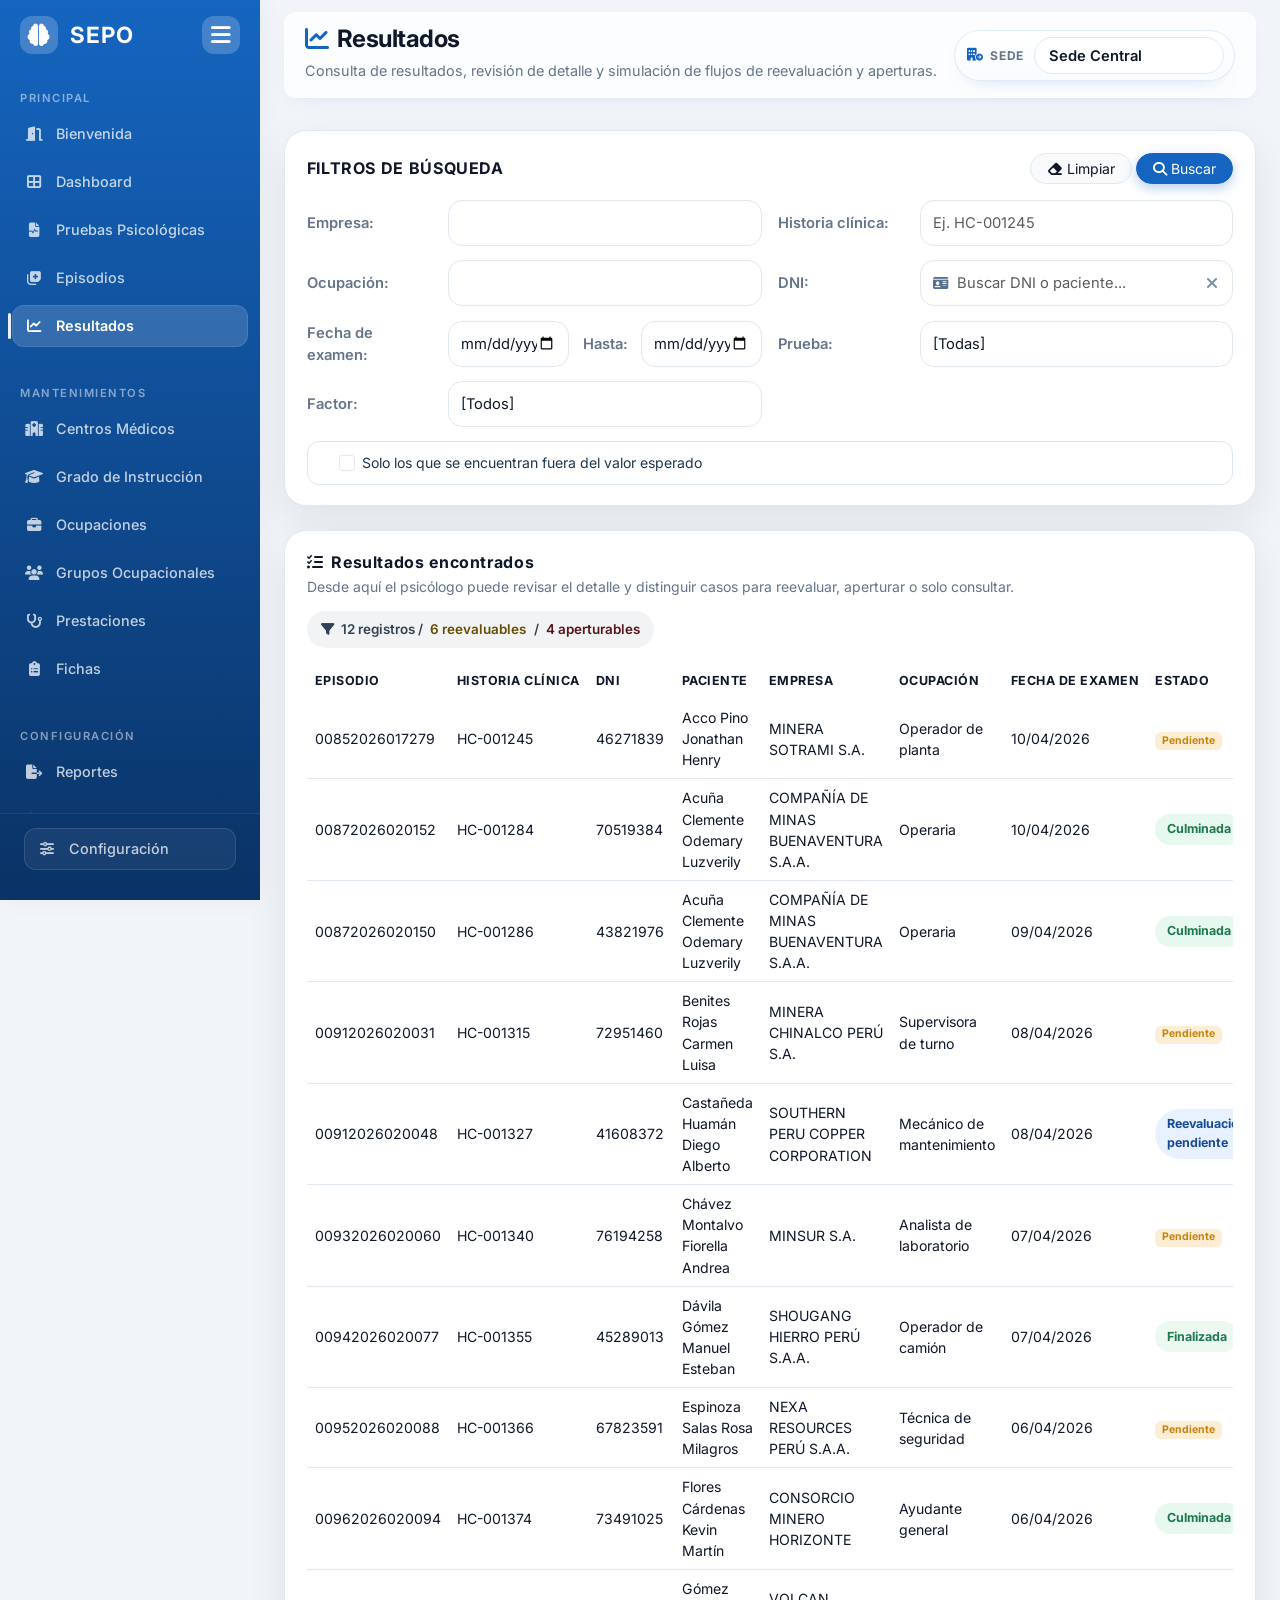
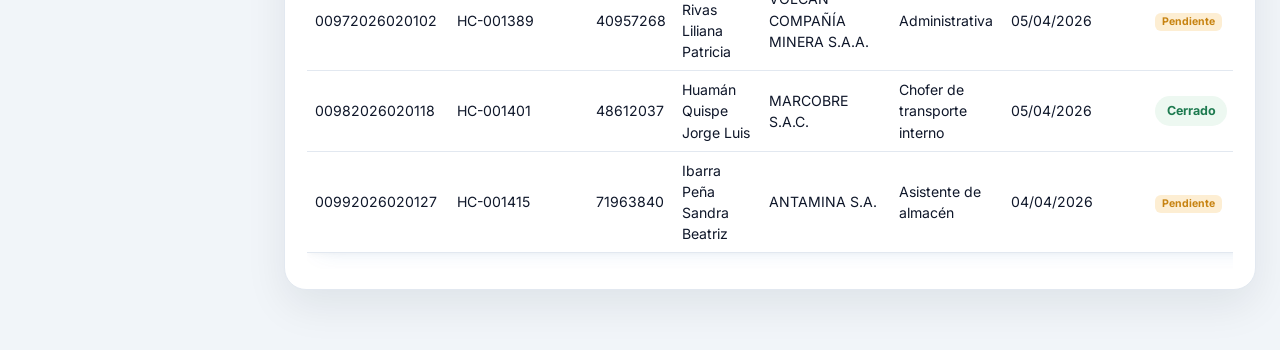
<file: resultados.html>
<!DOCTYPE html>
<html lang="es">
  <head>
    <meta charset="UTF-8" />
    <meta name="viewport" content="width=device-width, initial-scale=1.0" />
    <title>SEPO - Resultados</title>
    <link rel="preconnect" href="https://fonts.googleapis.com" />
    <link rel="preconnect" href="https://fonts.gstatic.com" crossorigin />
    <link href="https://cdn.jsdelivr.net/npm/bootstrap@5.3.0/dist/css/bootstrap.min.css" rel="stylesheet" />
    <link href="https://cdnjs.cloudflare.com/ajax/libs/font-awesome/6.4.0/css/all.min.css" rel="stylesheet" />
    <link href="https://fonts.googleapis.com/css2?family=Inter:wght@300;400;500;600;700&display=swap" rel="stylesheet" />
    <link href="css/styles.css" rel="stylesheet" />
    <link href="css/resultados.css" rel="stylesheet" />
  </head>
  <body data-theme="default" data-mode="light">
    <nav class="sidebar" id="rs_sidebar">
      <div class="sidebar-brand">
        <div class="brand-logo-text" id="rs_sidebarBrandBtn" role="button" tabindex="0">
          <i class="fas fa-brain fa-fw" title="Expandir/Contraer menú"></i>
          <span class="brand-text">SEPO</span>
        </div>
        <div class="toggle-btn" id="rs_sidebarToggle" title="Contraer menú">
          <i class="fas fa-bars fa-fw"></i>
        </div>
      </div>
      <div class="sidebar-scroll">
      <div class="sidebar-section mt-2"><span>Principal</span></div>
      <ul class="nav flex-column">
        <li><a class="nav-link " href="index.html#dashboard" title="Dashboard"><i class="fas fa-th-large fa-fw"></i><span>Dashboard</span></a></li>
        <li><a class="nav-link " href="index.html#pruebas" title="Pruebas Psicológicas"><i class="fas fa-file-medical-alt fa-fw"></i><span>Pruebas Psicológicas</span></a></li>
        <li><a class="nav-link " href="episodios.html" title="Episodios"><i class="fas fa-notes-medical fa-fw"></i><span>Episodios</span></a></li>
        <li><a class="nav-link active" href="resultados.html" title="Resultados"><i class="fas fa-chart-line fa-fw"></i><span>Resultados</span></a></li>
      </ul>

      <div class="sidebar-section mt-4"><span>Mantenimientos</span></div>
      <ul class="nav flex-column">
        <li><a class="nav-link " href="index.html#centros" title="Centros Médicos"><i class="fas fa-hospital fa-fw"></i><span>Centros Médicos</span></a></li>
        <li><a class="nav-link " href="index.html#grado" title="Grado de Instrucción"><i class="fas fa-graduation-cap fa-fw"></i><span>Grado de Instrucción</span></a></li>
        <li><a class="nav-link " href="index.html#ocupaciones" title="Ocupaciones"><i class="fas fa-briefcase fa-fw"></i><span>Ocupaciones</span></a></li>
        <li><a class="nav-link " href="index.html#grupos" title="Grupos Ocupacionales"><i class="fas fa-users fa-fw"></i><span>Grupos Ocupacionales</span></a></li>
        <li><a class="nav-link " href="index.html#prestaciones" title="Prestaciones"><i class="fas fa-stethoscope fa-fw"></i><span>Prestaciones</span></a></li>
        <li><a class="nav-link " href="index.html#fichas" title="Fichas"><i class="fas fa-clipboard-list fa-fw"></i><span>Fichas</span></a></li>
      </ul>

      <div class="sidebar-section mt-4"><span>Configuración</span></div>
      <ul class="nav flex-column">
        <li><a class="nav-link " href="reportes.html" title="Reportes"><i class="fas fa-file-export fa-fw"></i><span>Reportes</span></a></li>
        <li><a class="nav-link " href="roles.html" title="Roles"><i class="fas fa-user-shield fa-fw"></i><span>Roles</span></a></li>
        <li><a class="nav-link " href="usuarios.html" title="Usuarios"><i class="fas fa-user fa-fw"></i><span>Usuarios</span></a></li>
        <li><a class="nav-link " href="parametros.html" title="Parámetros"><i class="fas fa-sliders-h fa-fw"></i><span>Parámetros</span></a></li>
        <li><a class="nav-link " href="index.html#orden" title="Orden de Prestaciones"><i class="fas fa-sort fa-fw"></i><span>Orden de Prestaciones</span></a></li>
      </ul>
      </div>

      <div class="sidebar-footer">
        <a class="nav-link nav-link-settings" href="#" onclick="abrirConfiguracionVisual(); return false;" title="Configuración visual"><i class="fas fa-sliders-h fa-fw"></i><span>Configuración</span></a>
      </div>
    </nav>

    <main class="main-content" id="rs_mainContent">
      <div class="page-header">
        <div>
          <h1 class="page-title"><i class="fas fa-chart-line me-2"></i>Resultados</h1>
          <p class="page-subtitle">Consulta de resultados, revisión de detalle y simulación de flujos de reevaluación y aperturas.</p>
        </div>
        <div class="rs-header-actions"></div>
      </div>

      <section class="card rs-card mb-4" id="rs_filtrosCard">
        <div class="card-body rs-filter-card-body">
          <div class="rs-filter-head">
            <h2 class="rs-filter-title mb-0">FILTROS DE BÚSQUEDA</h2>
            <div class="rs-filter-actions">
              <button type="button" class="btn btn-light rounded-pill px-3 btn-sm" id="rs_btnLimpiar"><i class="fas fa-eraser me-1"></i>Limpiar</button>
              <button type="button" class="btn btn-primary rounded-pill px-3 btn-sm" id="rs_btnBuscar"><i class="fas fa-search me-1"></i>Buscar</button>
            </div>
          </div>

          <div class="rs-filter-grid">
            <div class="rs-filter-row">
              <label class="rs-filter-label" for="rs_filtroEmpresa">Empresa:</label>
              <div class="rs-filter-control"><input class="form-control" id="rs_filtroEmpresa" list="rs_empresasList" /></div>
            </div>
            <div class="rs-filter-row">
              <label class="rs-filter-label" for="rs_filtroHistoria">Historia clínica:</label>
              <div class="rs-filter-control"><input class="form-control" id="rs_filtroHistoria" placeholder="Ej. HC-001245" /></div>
            </div>
            <div class="rs-filter-row">
              <label class="rs-filter-label" for="rs_filtroOcupacion">Ocupación:</label>
              <div class="rs-filter-control"><input class="form-control" id="rs_filtroOcupacion" list="rs_ocupacionesList" /></div>
            </div>
            <div class="rs-filter-row">
              <label class="rs-filter-label" for="rs_filtroDniSearch">DNI:</label>
              <div class="rs-filter-control rs-dni-searchbox" id="rs_dniSearchbox">
                <input type="hidden" id="rs_filtroDni" />
                <div class="rs-dni-searchbox-shell">
                  <i class="fas fa-id-card rs-dni-searchbox-icon" aria-hidden="true"></i>
                  <input class="form-control rs-dni-searchbox-input" id="rs_filtroDniSearch" type="text" placeholder="Buscar DNI o paciente..." autocomplete="off" inputmode="numeric" />
                  <button type="button" class="rs-dni-searchbox-clear" id="rs_btnLimpiarDni" aria-label="Limpiar DNI"><i class="fas fa-xmark"></i></button>
                </div>
                <div class="rs-dni-searchbox-menu" id="rs_dniSearchboxMenu" role="listbox"></div>
              </div>
            </div>
            <div class="rs-filter-row rs-filter-row-dates">
              <label class="rs-filter-label" for="rs_filtroFechaDesde">Fecha de examen:</label>
              <div class="rs-filter-date-wrap"><input type="date" class="form-control" id="rs_filtroFechaDesde" /></div>
              <label class="rs-filter-inline-label" for="rs_filtroFechaHasta">Hasta:</label>
              <div class="rs-filter-date-wrap"><input type="date" class="form-control" id="rs_filtroFechaHasta" /></div>
            </div>
            <div class="rs-filter-row">
              <label class="rs-filter-label" for="rs_filtroPrueba">Prueba:</label>
              <div class="rs-filter-control">
                <select class="form-select" id="rs_filtroPrueba">
                  <option value="">[Todas]</option>
                </select>
              </div>
            </div>
            <div class="rs-filter-row">
              <label class="rs-filter-label" for="rs_filtroFactor">Factor:</label>
              <div class="rs-filter-control">
                <select class="form-select" id="rs_filtroFactor">
                  <option value="">[Todos]</option>
                </select>
              </div>
            </div>
          </div>

          <div class="rs-check-row">
            <label class="form-check rs-check-filter" for="rs_chkSoloFuera">
              <input class="form-check-input" type="checkbox" id="rs_chkSoloFuera" />
              <span class="form-check-label">Solo los que se encuentran fuera del valor esperado</span>
            </label>
          </div>

          <datalist id="rs_empresasList"></datalist>
          <datalist id="rs_ocupacionesList"></datalist>
        </div>
      </section>

      <section class="card rs-card" id="rs_panelListado">
        <div class="card-body">
          <div class="rs-card-title-row mb-3">
            <div>
              <h2 class="rs-section-title mb-1"><i class="fas fa-list-check me-2"></i>Resultados encontrados</h2>
              <p class="text-muted small mb-0">Desde aquí el psicólogo puede revisar el detalle y distinguir casos para reevaluar, aperturar o solo consultar.</p>
            </div>
            <div class="rs-result-summary" id="rs_resultSummary"></div>
          </div>

          <div class="table-responsive">
            <table class="table align-middle rs-table" id="rs_tablaResultados">
              <thead>
                <tr>
                  <th>Episodio</th>
                  <th>Historia clínica</th>
                  <th>DNI</th>
                  <th>Paciente</th>
                  <th>Empresa</th>
                  <th>Ocupación</th>
                  <th>Fecha de examen</th>
                  <th>Estado</th>
                  <th>Acción</th>
                </tr>
              </thead>
              <tbody id="rs_tablaBody"></tbody>
            </table>
          </div>
        </div>
      </section>
    </main>

    <div class="modal fade" id="rs_modalPrincipal" tabindex="-1" aria-hidden="true">
      <div class="modal-dialog modal-xl modal-dialog-centered modal-dialog-scrollable rs-modal-dialog">
        <div class="modal-content rs-modal">
          <div class="modal-header rs-modal-header">
            <div>
              <h5 class="modal-title mb-0" id="rs_modalTitle">Resultados</h5>
            </div>
            <button type="button" class="btn-close" data-bs-dismiss="modal" aria-label="Cerrar"></button>
          </div>
          <div class="modal-body rs-modal-body" id="rs_modalBodyScroll">
            <div class="rs-modal-topbar">
              <div class="btn-group btn-group-sm" role="group" aria-label="Navegación interna">
                <button type="button" class="btn btn-outline-primary" id="rs_btnIrDetalle">Detalle</button>
                <button type="button" class="btn btn-outline-primary" id="rs_btnIrResumen">Resumen</button>
              </div>
              <div class="rs-inline-markers" id="rs_markerBar"></div>
            </div>

            <div class="rs-context-grid" id="rs_contextGrid"></div>

            <section class="rs-section-block" id="rs_sectionResumen">
              <div class="rs-section-head rs-section-head-stack">
                <h6 class="rs-section-block-title mb-0">Resumen</h6>
                <div class="rs-summary-filters">
                  <select class="form-select form-select-sm" id="rs_resumenFiltroPrueba">
                    <option value="">[Todas las pruebas]</option>
                  </select>
                  <select class="form-select form-select-sm" id="rs_resumenFiltroFactor">
                    <option value="">[Todos los factores]</option>
                  </select>
                  <label class="form-check rs-check-inline" for="rs_chkResumenFuera">
                    <input class="form-check-input" type="checkbox" id="rs_chkResumenFuera" />
                    <span class="form-check-label">Solo fuera del valor esperado</span>
                  </label>
                </div>
              </div>
              <div class="table-responsive">
                <table class="table align-middle rs-inner-table mb-0">
                  <thead>
                    <tr>
                      <th>Código actuación</th>
                      <th>Actuación</th>
                      <th>Prueba</th>
                      <th>Factor</th>
                      <th>Puntaje</th>
                      <th>Nivel</th>
                      <th>Interpretación</th>
                      <th>Estado</th>
                      <th>Acción</th>
                    </tr>
                  </thead>
                  <tbody id="rs_resumenBody"></tbody>
                </table>
              </div>
            </section>

            <section class="rs-section-block" id="rs_sectionDetalle">
              <div class="rs-section-head">
                <div>
                  <h6 class="rs-section-block-title mb-0">Pruebas psicológicas</h6>
                  <p class="rs-section-block-subtitle mb-0">Despliegue cada prueba para revisar sus preguntas/respuestas y sus factores asociados.</p>
                </div>
              </div>
              <div class="accordion rs-accordion rs-tests-accordion" id="rs_pruebasAccordion"></div>
            </section>

            <section class="rs-section-block" id="rs_sectionRecuperaciones">
              <div class="rs-section-head">
                <h6 class="rs-section-block-title mb-0">Recuperación</h6>
              </div>
              <div class="accordion rs-accordion" id="rs_recAccordion">
                <div class="accordion-item">
                  <h2 class="accordion-header" id="rs_headingPrueba">
                    <button class="accordion-button collapsed" type="button" data-bs-toggle="collapse" data-bs-target="#rs_collapsePrueba" aria-expanded="false" aria-controls="rs_collapsePrueba">Recuperación por prueba</button>
                  </h2>
                  <div id="rs_collapsePrueba" class="accordion-collapse collapse" data-bs-parent="#rs_recAccordion">
                    <div class="accordion-body pt-2">
                      <div class="table-responsive">
                        <table class="table align-middle rs-inner-table mb-0">
                          <thead>
                            <tr>
                              <th>Código actuación</th>
                              <th>Actuación</th>
                              <th>Prueba</th>
                              <th>Factor</th>
                              <th>Puntaje</th>
                              <th>Nivel</th>
                              <th>Interpretación</th>
                              <th>Estado</th>
                              <th>Acción</th>
                            </tr>
                          </thead>
                          <tbody id="rs_recPruebaBody"></tbody>
                        </table>
                      </div>
                    </div>
                  </div>
                </div>
                <div class="accordion-item">
                  <h2 class="accordion-header" id="rs_headingPregunta">
                    <button class="accordion-button collapsed" type="button" data-bs-toggle="collapse" data-bs-target="#rs_collapsePregunta" aria-expanded="false" aria-controls="rs_collapsePregunta">Recuperación por pregunta</button>
                  </h2>
                  <div id="rs_collapsePregunta" class="accordion-collapse collapse" data-bs-parent="#rs_recAccordion">
                    <div class="accordion-body pt-2">
                      <div class="table-responsive">
                        <table class="table align-middle rs-inner-table mb-0">
                          <thead>
                            <tr>
                              <th>Código actuación</th>
                              <th>Actuación</th>
                              <th>Prueba</th>
                              <th>Factor</th>
                              <th>Puntaje</th>
                              <th>Nivel</th>
                              <th>Interpretación</th>
                              <th>Estado</th>
                              <th>Acción</th>
                            </tr>
                          </thead>
                          <tbody id="rs_recPreguntaBody"></tbody>
                        </table>
                      </div>
                    </div>
                  </div>
                </div>
                <div class="accordion-item">
                  <h2 class="accordion-header" id="rs_headingFactor">
                    <button class="accordion-button collapsed" type="button" data-bs-toggle="collapse" data-bs-target="#rs_collapseFactor" aria-expanded="false" aria-controls="rs_collapseFactor">Recuperación por factor</button>
                  </h2>
                  <div id="rs_collapseFactor" class="accordion-collapse collapse" data-bs-parent="#rs_recAccordion">
                    <div class="accordion-body pt-2">
                      <div class="table-responsive">
                        <table class="table align-middle rs-inner-table mb-0">
                          <thead>
                            <tr>
                              <th>Código actuación</th>
                              <th>Actuación</th>
                              <th>Prueba</th>
                              <th>Factor</th>
                              <th>Puntaje</th>
                              <th>Nivel</th>
                              <th>Interpretación</th>
                              <th>Estado</th>
                              <th>Acción</th>
                            </tr>
                          </thead>
                          <tbody id="rs_recFactorBody"></tbody>
                        </table>
                      </div>
                    </div>
                  </div>
                </div>
              </div>
            </section>
          </div>
        </div>
      </div>
    </div>

    <div class="modal fade" id="rs_modalConfirmacion" tabindex="-1" aria-hidden="true">
      <div class="modal-dialog modal-lg modal-dialog-centered">
        <div class="modal-content rs-modal">
          <div class="modal-header rs-modal-header rs-modal-header-light">
            <h5 class="modal-title" id="rs_confirmTitle">Confirmación</h5>
            <button type="button" class="btn-close" data-bs-dismiss="modal" aria-label="Cerrar"></button>
          </div>
          <div class="modal-body">
            <div class="rs-confirm-box mb-3" id="rs_confirmLevelBox" style="display:none;">
              <div class="rs-confirm-box-title">Nivel de reevaluación</div>
              <div class="rs-reeval-levels" id="rs_confirmLevels"></div>
            </div>

            <div class="rs-confirm-box mb-3" id="rs_confirmSelectionBox" style="display:none;">
              <div class="rs-confirm-box-title" id="rs_confirmSelectionTitle">Selección</div>
              <div id="rs_confirmSelection"></div>
            </div>

            <p class="mb-2" id="rs_confirmText"></p>
            <p class="text-muted small mb-3" id="rs_confirmNote"></p>

            <div class="rs-confirm-box mb-3" id="rs_confirmLinkedBox" style="display:none;">
              <div class="rs-confirm-box-title">Preguntas vinculadas</div>
              <div id="rs_confirmQuestions"></div>
            </div>

            <div class="rs-confirm-box mb-3" id="rs_confirmFactorsBox" style="display:none;">
              <div class="rs-confirm-box-title">Factores y preguntas asociadas</div>
              <div id="rs_confirmFactors"></div>
            </div>
          </div>
          <div class="modal-footer py-2">
            <button type="button" class="btn btn-light btn-sm rounded-pill px-3" data-bs-dismiss="modal">No</button>
            <button type="button" class="btn btn-primary btn-sm rounded-pill px-3" id="rs_btnConfirmarAccion">Sí</button>
          </div>
        </div>
      </div>
    </div>

    <div class="position-fixed bottom-0 end-0 p-3" style="z-index: 1090">
      <div id="rs_toast" class="toast align-items-center text-bg-dark border-0" role="status" aria-live="polite" aria-atomic="true">
        <div class="d-flex">
          <div class="toast-body" id="rs_toastBody">Acción realizada.</div>
          <button type="button" class="btn-close btn-close-white me-2 m-auto" data-bs-dismiss="toast" aria-label="Cerrar"></button>
        </div>
      </div>
    </div>

    <script src="https://cdn.jsdelivr.net/npm/bootstrap@5.3.0/dist/js/bootstrap.bundle.min.js"></script>
    <script src="js/modules/bootstrap.js"></script>
    <script src="js/core/ui.js"></script>
    <script src="js/modules/sede-switcher.js"></script>
    <script src="js/modules/resultados.js"></script>
      <script src="js/modules/shared-sidebar.js"></script>
</body>
</html>
</file>
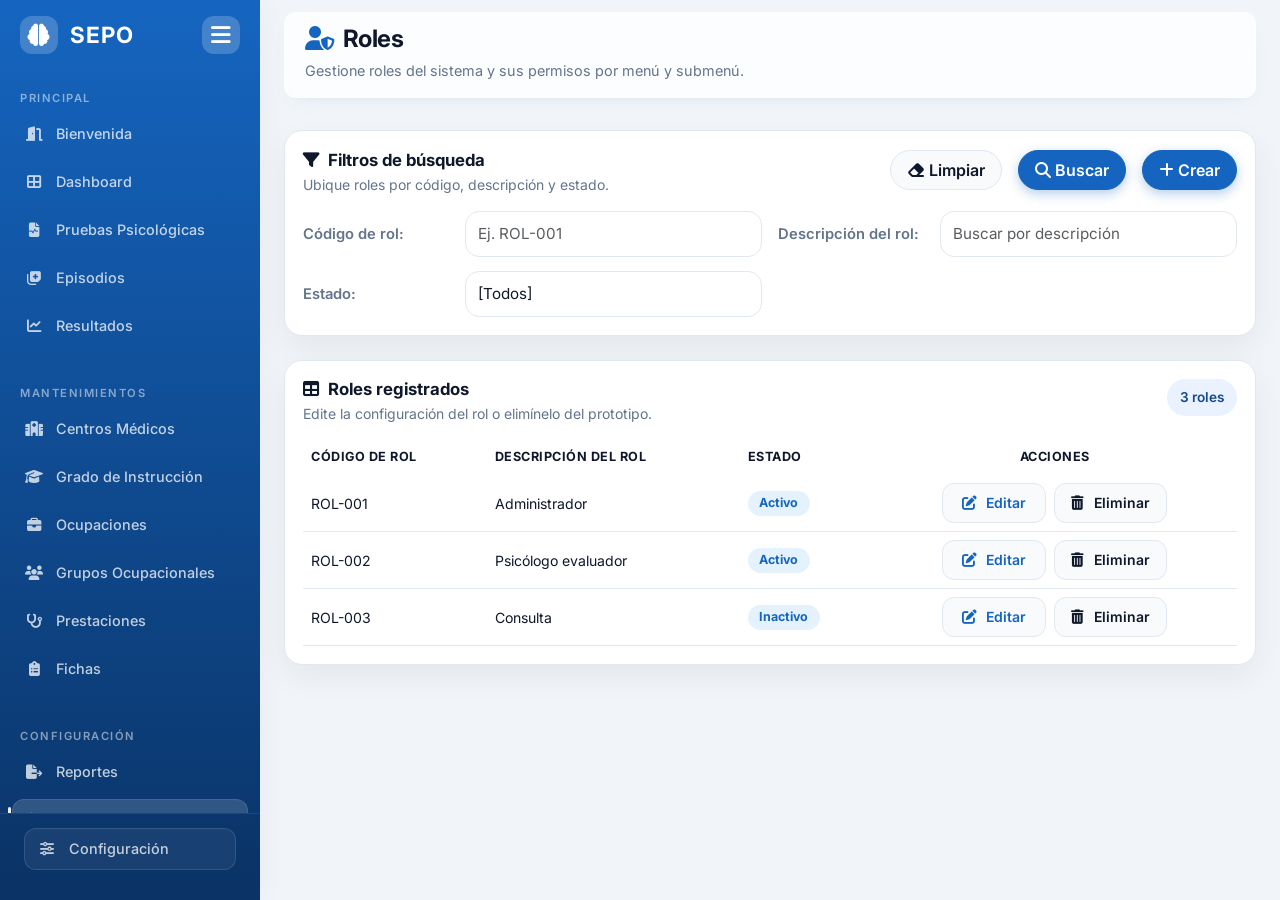
<file: roles.html>
<!DOCTYPE html>
<html lang="es">
  <head>
    <meta charset="UTF-8" />
    <meta name="viewport" content="width=device-width, initial-scale=1.0" />
    <title>SEPO - Roles</title>
    <link rel="preconnect" href="https://fonts.googleapis.com" />
    <link rel="preconnect" href="https://fonts.gstatic.com" crossorigin />
    <link href="https://cdn.jsdelivr.net/npm/bootstrap@5.3.0/dist/css/bootstrap.min.css" rel="stylesheet" />
    <link href="https://cdnjs.cloudflare.com/ajax/libs/font-awesome/6.4.0/css/all.min.css" rel="stylesheet" />
    <link href="https://fonts.googleapis.com/css2?family=Inter:wght@300;400;500;600;700&display=swap" rel="stylesheet" />
    <link href="css/styles.css" rel="stylesheet" />
    <link href="css/roles.css" rel="stylesheet" />
  </head>
  <body data-theme="default" data-mode="light">
    <nav class="sidebar" id="rl_sidebar">
      <div class="sidebar-brand">
        <div class="brand-logo-text" id="rl_sidebarBrandBtn" role="button" tabindex="0">
          <i class="fas fa-brain fa-fw" title="Expandir/Contraer menú"></i>
          <span class="brand-text">SEPO</span>
        </div>
        <div class="toggle-btn" id="rl_sidebarToggle" title="Contraer menú">
          <i class="fas fa-bars fa-fw"></i>
        </div>
      </div>
      <div class="sidebar-scroll">
      <div class="sidebar-section mt-2"><span>Principal</span></div>
      <ul class="nav flex-column">
        <li><a class="nav-link " href="index.html#dashboard" title="Dashboard"><i class="fas fa-th-large fa-fw"></i><span>Dashboard</span></a></li>
        <li><a class="nav-link " href="index.html#pruebas" title="Pruebas Psicológicas"><i class="fas fa-file-medical-alt fa-fw"></i><span>Pruebas Psicológicas</span></a></li>
        <li><a class="nav-link " href="episodios.html" title="Episodios"><i class="fas fa-notes-medical fa-fw"></i><span>Episodios</span></a></li>
        <li><a class="nav-link " href="resultados.html" title="Resultados"><i class="fas fa-chart-line fa-fw"></i><span>Resultados</span></a></li>
      </ul>

      <div class="sidebar-section mt-4"><span>Mantenimientos</span></div>
      <ul class="nav flex-column">
        <li><a class="nav-link " href="index.html#centros" title="Centros Médicos"><i class="fas fa-hospital fa-fw"></i><span>Centros Médicos</span></a></li>
        <li><a class="nav-link " href="index.html#grado" title="Grado de Instrucción"><i class="fas fa-graduation-cap fa-fw"></i><span>Grado de Instrucción</span></a></li>
        <li><a class="nav-link " href="index.html#ocupaciones" title="Ocupaciones"><i class="fas fa-briefcase fa-fw"></i><span>Ocupaciones</span></a></li>
        <li><a class="nav-link " href="index.html#grupos" title="Grupos Ocupacionales"><i class="fas fa-users fa-fw"></i><span>Grupos Ocupacionales</span></a></li>
        <li><a class="nav-link " href="index.html#prestaciones" title="Prestaciones"><i class="fas fa-stethoscope fa-fw"></i><span>Prestaciones</span></a></li>
        <li><a class="nav-link " href="index.html#fichas" title="Fichas"><i class="fas fa-clipboard-list fa-fw"></i><span>Fichas</span></a></li>
      </ul>

      <div class="sidebar-section mt-4"><span>Configuración</span></div>
      <ul class="nav flex-column">
        <li><a class="nav-link " href="reportes.html" title="Reportes"><i class="fas fa-file-export fa-fw"></i><span>Reportes</span></a></li>
        <li><a class="nav-link active" href="roles.html" title="Roles"><i class="fas fa-user-shield fa-fw"></i><span>Roles</span></a></li>
        <li><a class="nav-link " href="usuarios.html" title="Usuarios"><i class="fas fa-user fa-fw"></i><span>Usuarios</span></a></li>
        <li><a class="nav-link " href="parametros.html" title="Parámetros"><i class="fas fa-sliders-h fa-fw"></i><span>Parámetros</span></a></li>
        <li><a class="nav-link " href="index.html#orden" title="Orden de Prestaciones"><i class="fas fa-sort fa-fw"></i><span>Orden de Prestaciones</span></a></li>
      </ul>
      </div>

      <div class="sidebar-footer">
        <a class="nav-link nav-link-settings" href="#" onclick="abrirConfiguracionVisual(); return false;" title="Configuración visual"><i class="fas fa-sliders-h fa-fw"></i><span>Configuración</span></a>
      </div>
    </nav>

    <main class="main-content" id="rl_mainContent">
      <div class="page-header">
        <div>
          <h1 class="page-title"><i class="fas fa-user-shield me-2"></i>Roles</h1>
          <p class="page-subtitle">Gestione roles del sistema y sus permisos por menú y submenú.</p>
        </div>
      </div>

      <section class="card rl-card mb-4" id="rl_filterCard">
        <div class="card-body rl-card-body">
          <div class="rl-card-title-row mb-3">
            <div>
              <h2 class="rl-section-title mb-1"><i class="fas fa-filter me-2"></i>Filtros de búsqueda</h2>
              <p class="text-muted small mb-0">Ubique roles por código, descripción y estado.</p>
            </div>
            <div class="rl-actions-row">
              <button type="button" class="btn btn-light rounded-pill px-3" id="rl_btnLimpiar"><i class="fas fa-eraser me-1"></i>Limpiar</button>
              <button type="button" class="btn btn-primary rounded-pill px-3" id="rl_btnBuscar"><i class="fas fa-search me-1"></i>Buscar</button>
              <button type="button" class="btn btn-primary rounded-pill px-3" id="rl_btnCrear"><i class="fas fa-plus me-1"></i>Crear</button>
            </div>
          </div>

          <div class="rl-filter-grid">
            <div class="rl-filter-row">
              <label class="rl-filter-label" for="rl_filtroCodigo">Código de rol:</label>
              <div class="rl-filter-control"><input class="form-control" id="rl_filtroCodigo" placeholder="Ej. ROL-001" /></div>
            </div>
            <div class="rl-filter-row">
              <label class="rl-filter-label" for="rl_filtroDescripcion">Descripción del rol:</label>
              <div class="rl-filter-control"><input class="form-control" id="rl_filtroDescripcion" placeholder="Buscar por descripción" /></div>
            </div>
            <div class="rl-filter-row">
              <label class="rl-filter-label" for="rl_filtroEstado">Estado:</label>
              <div class="rl-filter-control">
                <select class="form-select" id="rl_filtroEstado">
                  <option value="">[Todos]</option>
                  <option value="Activo">Activo</option>
                  <option value="Inactivo">Inactivo</option>
                </select>
              </div>
            </div>
          </div>
        </div>
      </section>

      <section class="card rl-card" id="rl_gridCard">
        <div class="card-body rl-card-body">
          <div class="rl-card-title-row mb-3">
            <div>
              <h2 class="rl-section-title mb-1"><i class="fas fa-table me-2"></i>Roles registrados</h2>
              <p class="text-muted small mb-0">Edite la configuración del rol o elimínelo del prototipo.</p>
            </div>
            <div class="rl-preview-meta" id="rl_totalRoles"></div>
          </div>
          <div class="table-responsive">
            <table class="table align-middle rl-table" id="rl_tablaRoles">
              <thead>
                <tr>
                  <th>Código de rol</th>
                  <th>Descripción del rol</th>
                  <th>Estado</th>
                  <th class="text-center">Acciones</th>
                </tr>
              </thead>
              <tbody></tbody>
            </table>
          </div>
        </div>
      </section>
    </main>

    <div class="modal fade" id="rl_modalRol" tabindex="-1" aria-hidden="true">
      <div class="modal-dialog modal-xl modal-dialog-centered modal-dialog-scrollable">
        <div class="modal-content rl-modal-content">
          <div class="modal-header">
            <h5 class="modal-title mb-0" id="rl_modalTitle">Crear rol</h5>
            <button type="button" class="btn-close" data-bs-dismiss="modal" aria-label="Cerrar"></button>
          </div>
          <div class="modal-body">
            <div class="row g-3 rl-form-block">
              <div class="col-md-4">
                <label class="form-label" for="rl_inputCodigo">Código de rol</label>
                <input class="form-control" id="rl_inputCodigo" maxlength="20" />
              </div>
              <div class="col-md-5">
                <label class="form-label" for="rl_inputDescripcion">Descripción del rol</label>
                <input class="form-control" id="rl_inputDescripcion" maxlength="80" />
              </div>
              <div class="col-md-3">
                <label class="form-label" for="rl_inputEstado">Estado actual</label>
                <select class="form-select" id="rl_inputEstado">
                  <option value="Activo">Activo</option>
                  <option value="Inactivo">Inactivo</option>
                </select>
              </div>
            </div>

            <div class="rl-permissions-wrap mt-4">
              <div class="rl-permissions-head mb-2">
                <h6 class="mb-0">Permisos</h6>
                <p class="text-muted small mb-0">Active o desactive permisos por menú y submenú.</p>
              </div>
              <div class="table-responsive">
                <table class="table align-middle rl-permissions-table mb-0">
                  <thead>
                    <tr>
                      <th>Menú</th>
                      <th>Submenú</th>
                      <th class="text-center">Ver</th>
                      <th class="text-center">Crear</th>
                      <th class="text-center">Editar</th>
                      <th class="text-center">Eliminar</th>
                    </tr>
                  </thead>
                  <tbody id="rl_permissionsBody"></tbody>
                </table>
              </div>
            </div>
          </div>
          <div class="modal-footer">
            <button type="button" class="btn btn-light rounded-pill px-3" data-bs-dismiss="modal">Cancelar</button>
            <button type="button" class="btn btn-primary rounded-pill px-3" id="rl_btnGuardar"><i class="fas fa-save me-1"></i>Grabar</button>
          </div>
        </div>
      </div>
    </div>

    <div class="toast-container position-fixed bottom-0 end-0 p-3">
      <div class="toast align-items-center text-bg-dark border-0" id="rl_toast" role="status" aria-live="polite" aria-atomic="true">
        <div class="d-flex">
          <div class="toast-body" id="rl_toastBody">Acción realizada.</div>
          <button type="button" class="btn-close btn-close-white me-2 m-auto" data-bs-dismiss="toast" aria-label="Cerrar"></button>
        </div>
      </div>
    </div>

    <script src="https://cdn.jsdelivr.net/npm/bootstrap@5.3.0/dist/js/bootstrap.bundle.min.js"></script>
    <script src="js/modules/bootstrap.js"></script>
    <script src="js/modules/roles.js"></script>
      <script src="js/modules/shared-sidebar.js"></script>
</body>
</html>
</file>
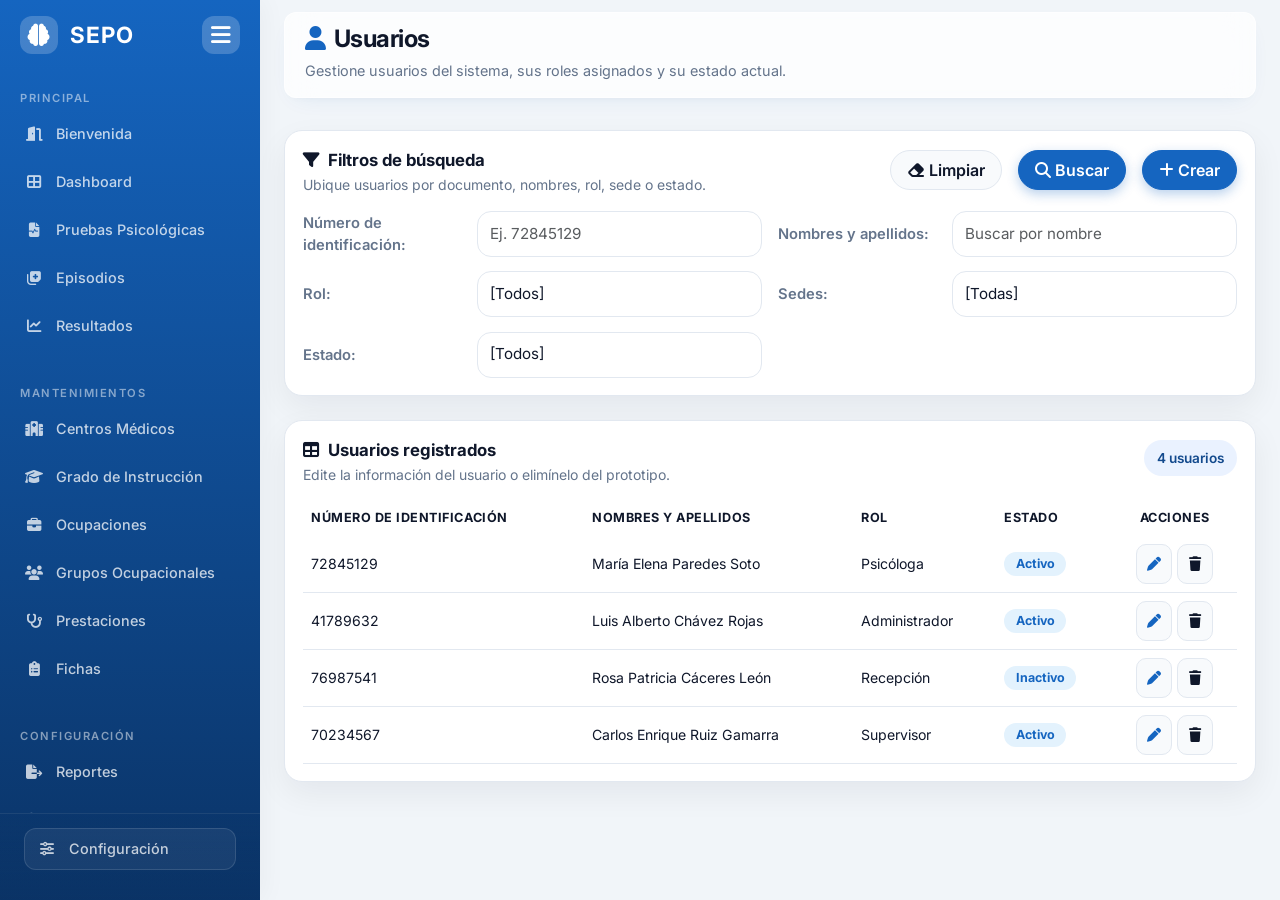
<file: usuarios.html>
<!DOCTYPE html>
<html lang="es">
  <head>
    <meta charset="UTF-8" />
    <meta name="viewport" content="width=device-width, initial-scale=1.0" />
    <title>SEPO - Usuarios</title>
    <link rel="preconnect" href="https://fonts.googleapis.com" />
    <link rel="preconnect" href="https://fonts.gstatic.com" crossorigin />
    <link href="https://cdn.jsdelivr.net/npm/bootstrap@5.3.0/dist/css/bootstrap.min.css" rel="stylesheet" />
    <link href="https://cdnjs.cloudflare.com/ajax/libs/font-awesome/6.4.0/css/all.min.css" rel="stylesheet" />
    <link href="https://fonts.googleapis.com/css2?family=Inter:wght@300;400;500;600;700&display=swap" rel="stylesheet" />
    <link href="css/styles.css" rel="stylesheet" />
    <link href="css/usuarios.css" rel="stylesheet" />
  </head>
  <body data-theme="default" data-mode="light">
    <nav class="sidebar" id="us_sidebar">
      <div class="sidebar-brand">
        <div class="brand-logo-text" id="us_sidebarBrandBtn" role="button" tabindex="0">
          <i class="fas fa-brain fa-fw" title="Expandir/Contraer menú"></i>
          <span class="brand-text">SEPO</span>
        </div>
        <div class="toggle-btn" id="us_sidebarToggle" title="Contraer menú">
          <i class="fas fa-bars fa-fw"></i>
        </div>
      </div>
      <div class="sidebar-scroll">
      <div class="sidebar-section mt-2"><span>Principal</span></div>
      <ul class="nav flex-column">
        <li><a class="nav-link " href="index.html#dashboard" title="Dashboard"><i class="fas fa-th-large fa-fw"></i><span>Dashboard</span></a></li>
        <li><a class="nav-link " href="index.html#pruebas" title="Pruebas Psicológicas"><i class="fas fa-file-medical-alt fa-fw"></i><span>Pruebas Psicológicas</span></a></li>
        <li><a class="nav-link " href="episodios.html" title="Episodios"><i class="fas fa-notes-medical fa-fw"></i><span>Episodios</span></a></li>
        <li><a class="nav-link " href="resultados.html" title="Resultados"><i class="fas fa-chart-line fa-fw"></i><span>Resultados</span></a></li>
      </ul>

      <div class="sidebar-section mt-4"><span>Mantenimientos</span></div>
      <ul class="nav flex-column">
        <li><a class="nav-link " href="index.html#centros" title="Centros Médicos"><i class="fas fa-hospital fa-fw"></i><span>Centros Médicos</span></a></li>
        <li><a class="nav-link " href="index.html#grado" title="Grado de Instrucción"><i class="fas fa-graduation-cap fa-fw"></i><span>Grado de Instrucción</span></a></li>
        <li><a class="nav-link " href="index.html#ocupaciones" title="Ocupaciones"><i class="fas fa-briefcase fa-fw"></i><span>Ocupaciones</span></a></li>
        <li><a class="nav-link " href="index.html#grupos" title="Grupos Ocupacionales"><i class="fas fa-users fa-fw"></i><span>Grupos Ocupacionales</span></a></li>
        <li><a class="nav-link " href="index.html#prestaciones" title="Prestaciones"><i class="fas fa-stethoscope fa-fw"></i><span>Prestaciones</span></a></li>
        <li><a class="nav-link " href="index.html#fichas" title="Fichas"><i class="fas fa-clipboard-list fa-fw"></i><span>Fichas</span></a></li>
      </ul>

      <div class="sidebar-section mt-4"><span>Configuración</span></div>
      <ul class="nav flex-column">
        <li><a class="nav-link " href="reportes.html" title="Reportes"><i class="fas fa-file-export fa-fw"></i><span>Reportes</span></a></li>
        <li><a class="nav-link " href="roles.html" title="Roles"><i class="fas fa-user-shield fa-fw"></i><span>Roles</span></a></li>
        <li><a class="nav-link active" href="usuarios.html" title="Usuarios"><i class="fas fa-user fa-fw"></i><span>Usuarios</span></a></li>
        <li><a class="nav-link " href="parametros.html" title="Parámetros"><i class="fas fa-sliders-h fa-fw"></i><span>Parámetros</span></a></li>
        <li><a class="nav-link " href="index.html#orden" title="Orden de Prestaciones"><i class="fas fa-sort fa-fw"></i><span>Orden de Prestaciones</span></a></li>
      </ul>
      </div>

      <div class="sidebar-footer">
        <a class="nav-link nav-link-settings" href="#" onclick="abrirConfiguracionVisual(); return false;" title="Configuración visual"><i class="fas fa-sliders-h fa-fw"></i><span>Configuración</span></a>
      </div>
    </nav>

    <main class="main-content" id="us_mainContent">
      <div class="page-header">
        <div>
          <h1 class="page-title"><i class="fas fa-user me-2"></i>Usuarios</h1>
          <p class="page-subtitle">Gestione usuarios del sistema, sus roles asignados y su estado actual.</p>
        </div>
      </div>

      <section class="card us-card mb-4" id="us_filterCard">
        <div class="card-body us-card-body">
          <div class="us-card-title-row mb-3">
            <div>
              <h2 class="us-section-title mb-1"><i class="fas fa-filter me-2"></i>Filtros de búsqueda</h2>
              <p class="text-muted small mb-0">Ubique usuarios por documento, nombres, rol, sede o estado.</p>
            </div>
            <div class="us-actions-row">
              <button type="button" class="btn btn-light rounded-pill px-3" id="us_btnLimpiar"><i class="fas fa-eraser me-1"></i>Limpiar</button>
              <button type="button" class="btn btn-primary rounded-pill px-3" id="us_btnBuscar"><i class="fas fa-search me-1"></i>Buscar</button>
              <button type="button" class="btn btn-primary rounded-pill px-3" id="us_btnCrear"><i class="fas fa-plus me-1"></i>Crear</button>
            </div>
          </div>

          <div class="us-filter-grid">
            <div class="us-filter-row">
              <label class="us-filter-label" for="us_filtroDocumento">Número de identificación:</label>
              <div class="us-filter-control"><input class="form-control" id="us_filtroDocumento" placeholder="Ej. 72845129" /></div>
            </div>
            <div class="us-filter-row">
              <label class="us-filter-label" for="us_filtroNombre">Nombres y apellidos:</label>
              <div class="us-filter-control"><input class="form-control" id="us_filtroNombre" placeholder="Buscar por nombre" /></div>
            </div>
            <div class="us-filter-row">
              <label class="us-filter-label" for="us_filtroRol">Rol:</label>
              <div class="us-filter-control">
                <select class="form-select" id="us_filtroRol"><option value="">[Todos]</option></select>
              </div>
            </div>
            <div class="us-filter-row">
              <label class="us-filter-label" for="us_filtroSede">Sedes:</label>
              <div class="us-filter-control">
                <select class="form-select" id="us_filtroSede"><option value="">[Todas]</option></select>
              </div>
            </div>
            <div class="us-filter-row">
              <label class="us-filter-label" for="us_filtroEstado">Estado:</label>
              <div class="us-filter-control">
                <select class="form-select" id="us_filtroEstado">
                  <option value="">[Todos]</option>
                  <option value="Activo">Activo</option>
                  <option value="Inactivo">Inactivo</option>
                </select>
              </div>
            </div>
          </div>
        </div>
      </section>

      <section class="card us-card" id="us_gridCard">
        <div class="card-body us-card-body">
          <div class="us-card-title-row mb-3">
            <div>
              <h2 class="us-section-title mb-1"><i class="fas fa-table me-2"></i>Usuarios registrados</h2>
              <p class="text-muted small mb-0">Edite la información del usuario o elimínelo del prototipo.</p>
            </div>
            <div class="us-preview-meta" id="us_totalUsuarios"></div>
          </div>
          <div class="table-responsive">
            <table class="table align-middle us-table" id="us_tablaUsuarios">
              <thead>
                <tr>
                  <th>Número de identificación</th>
                  <th>Nombres y apellidos</th>
                  <th>Rol</th>
                  <th>Estado</th>
                  <th class="text-center">Acciones</th>
                </tr>
              </thead>
              <tbody></tbody>
            </table>
          </div>
        </div>
      </section>
    </main>

    <div class="modal fade" id="us_modalUsuario" tabindex="-1" aria-hidden="true">
      <div class="modal-dialog modal-lg modal-dialog-centered modal-dialog-scrollable">
        <div class="modal-content us-modal-content">
          <div class="modal-header">
            <h5 class="modal-title mb-0" id="us_modalTitle">Crear usuario</h5>
            <button type="button" class="btn-close" data-bs-dismiss="modal" aria-label="Cerrar"></button>
          </div>
          <div class="modal-body">
            <div class="row g-3 us-form-block">
              <div class="col-md-4">
                <label class="form-label" for="us_inputDocumento">Número de identificación</label>
                <input class="form-control" id="us_inputDocumento" maxlength="12" />
              </div>
              <div class="col-md-4">
                <label class="form-label" for="us_inputNombres">Nombres</label>
                <input class="form-control" id="us_inputNombres" maxlength="60" />
              </div>
              <div class="col-md-4">
                <label class="form-label" for="us_inputApellidos">Apellidos</label>
                <input class="form-control" id="us_inputApellidos" maxlength="60" />
              </div>
              <div class="col-md-4">
                <label class="form-label" for="us_inputRol">Rol</label>
                <select class="form-select" id="us_inputRol"></select>
              </div>
              <div class="col-md-4">
                <label class="form-label" for="us_inputSedeMultiTrigger">Sede</label>
                <select class="form-select" id="us_inputSede" multiple size="4" style="display: none" aria-hidden="true" tabindex="-1"></select>
                <div class="position-relative us-multiselect" id="us_inputSedeMulti" data-us-multiselect="sede">
                  <button
                    type="button"
                    class="form-select text-start us-multiselect-trigger"
                    id="us_inputSedeMultiTrigger"
                    aria-haspopup="listbox"
                    aria-expanded="false"
                  >
                    [Seleccione]
                  </button>
                  <div
                    class="bg-white border rounded shadow-sm mt-1 p-2 us-multiselect-menu"
                    id="us_inputSedeMultiMenu"
                    role="listbox"
                    aria-label="Sedes"
                  ></div>
                </div>
              </div>
              <div class="col-md-4">
                <label class="form-label" for="us_inputEstado">Estado</label>
                <select class="form-select" id="us_inputEstado">
                  <option value="Activo">Activo</option>
                  <option value="Inactivo">Inactivo</option>
                </select>
              </div>
              <div class="col-md-4">
                <label class="form-label" for="us_inputCodigoRealizador">Código realizador</label>
                <input class="form-control" id="us_inputCodigoRealizador" type="text" maxlength="8" />
              </div>
            </div>
          </div>
          <div class="modal-footer">
            <button type="button" class="btn btn-light rounded-pill px-3" data-bs-dismiss="modal">Cancelar</button>
            <button type="button" class="btn btn-primary rounded-pill px-3" id="us_btnGuardar"><i class="fas fa-save me-1"></i>Grabar</button>
          </div>
        </div>
      </div>
    </div>

    <div class="toast-container position-fixed bottom-0 end-0 p-3">
      <div class="toast align-items-center text-bg-dark border-0" id="us_toast" role="status" aria-live="polite" aria-atomic="true">
        <div class="d-flex">
          <div class="toast-body" id="us_toastBody">Acción realizada.</div>
          <button type="button" class="btn-close btn-close-white me-2 m-auto" data-bs-dismiss="toast" aria-label="Cerrar"></button>
        </div>
      </div>
    </div>

    <script src="https://cdn.jsdelivr.net/npm/bootstrap@5.3.0/dist/js/bootstrap.bundle.min.js"></script>
    <script src="js/modules/bootstrap.js"></script>
    <script src="js/modules/usuarios.js"></script>
      <script src="js/modules/shared-sidebar.js"></script>
</body>
</html>
</file>
<file: css/styles.css>
:root {
  --primary: #1565c0;
  --primary-hover: #0e4c96;
  --primary-light: #e3f2fd;
  --bg-app: #f1f5f9;
  --surface: #ffffff;
  --text-main: #0f172a;
  --text-muted: #64748b;
  --border-light: #e2e8f0;
  --shadow-sm:
    0 2px 4px -2px rgba(0, 0, 0, 0.02), 0 4px 6px -1px rgba(0, 0, 0, 0.02);
  --shadow-md:
    0 4px 12px -2px rgba(21, 101, 192, 0.08),
    0 4px 8px -2px rgba(21, 101, 192, 0.04);
  --shadow-hover:
    0 16px 32px -4px rgba(21, 101, 192, 0.12),
    0 8px 16px -4px rgba(21, 101, 192, 0.06);
}
body {
  font-family: "Inter", sans-serif;
  background: var(--bg-app);
  color: var(--text-main);
}

/* SIDEBAR */
.sidebar {
  width: 260px;
  height: 100vh;
  background: linear-gradient(180deg, #1565c0 0%, #0a3366 100%);
  position: fixed;
  left: 0;
  top: 0;
  display: flex;
  flex-direction: column;
  z-index: 100;
  box-shadow: 4px 0 24px rgba(0, 0, 0, 0.04);
  transition: width 0.3s cubic-bezier(0.4, 0, 0.2, 1);
  overflow-x: hidden;
}
.sidebar.collapsed {
  width: 80px;
}
.sidebar-brand {
  padding: 16px 20px;
  color: #fff;
  font-size: 1.4rem;
  font-weight: 700;
  letter-spacing: 1px;
  display: flex;
  align-items: center;
  justify-content: space-between;
  gap: 12px;
  white-space: nowrap;
}
.brand-logo-text {
  display: flex;
  align-items: center;
  gap: 12px;
}
.sidebar-brand i.fa-brain,
.sidebar-brand i.fa-bars {
  background: rgba(255, 255, 255, 0.2);
  padding: 8px;
  border-radius: 12px;
  min-width: 38px;
  text-align: center;
  cursor: pointer;
  transition: background 0.2s;
}
.sidebar-brand i.fa-brain:hover,
.sidebar-brand i.fa-bars:hover {
  background: rgba(255, 255, 255, 0.3);
}

.sidebar-scroll {
  flex: 1 1 auto;
  overflow-y: auto;
  overflow-x: hidden;
  padding-bottom: 8px;
}
.sidebar-scroll::-webkit-scrollbar {
  width: 8px;
}
.sidebar-scroll::-webkit-scrollbar-thumb {
  background: rgba(255,255,255,0.14);
  border-radius: 999px;
}
.routing-pending .screen.active {
  display: none !important;
}

.sidebar.collapsed .sidebar-brand {
  padding: 28px 20px;
  justify-content: center;
}
.sidebar.collapsed .brand-text {
  display: none;
}
.sidebar.collapsed .toggle-btn {
  display: none;
}
.sidebar-section {
  padding: 12px 20px 4px;
  font-size: 0.7rem;
  color: rgba(255, 255, 255, 0.5);
  text-transform: uppercase;
  letter-spacing: 1.5px;
  font-weight: 600;
  white-space: nowrap;
}
.sidebar .nav-link {
  color: rgba(255, 255, 255, 0.75);
  padding: 8px 12px;
  font-size: 0.9rem;
  font-weight: 500;
  margin: 2px 12px;
  border-radius: 12px;
  transition: all 0.25s ease;
  display: flex;
  align-items: center;
  gap: 12px;
  white-space: nowrap;
}
.sidebar.collapsed .nav-link {
  margin: 4px 12px;
  padding: 12px;
  justify-content: center;
}
.sidebar .nav-link i {
  min-width: 20px;
  text-align: center;
}
.sidebar .nav-link:hover {
  color: #fff;
  background: rgba(255, 255, 255, 0.08);
  transform: translateX(4px);
}
.sidebar.collapsed .nav-link:hover {
  transform: translateY(-2px);
}
.sidebar .nav-link.active {
  color: #fff;
  background: rgba(255, 255, 255, 0.15);
  box-shadow: inset 0 0 0 1px rgba(255, 255, 255, 0.1);
  font-weight: 600;
}
.sidebar.collapsed .sidebar-section span,
.sidebar.collapsed .nav-link span {
  display: none;
}

/* MAIN */
.main-content {
  margin-left: 260px;
  padding: 12px 24px 60px;
  min-height: 100vh;
  transition: margin-left 0.3s cubic-bezier(0.4, 0, 0.2, 1);
}
.main-content.expanded {
  margin-left: 80px;
}

.page-header {
  background: rgba(255, 255, 255, 0.75);
  -webkit-backdrop-filter: blur(16px);
  backdrop-filter: blur(16px);
  border-radius: 12px;
  padding: 12px 20px;
  margin-bottom: 1rem;
  border: 1px solid rgba(255, 255, 255, 0.6);
  box-shadow: 0 4px 24px -6px rgba(0, 0, 0, 0.04);
  display: flex;
  justify-content: space-between;
  align-items: center;
  gap: 16px;
  flex-wrap: wrap;
  position: sticky;
  top: 20px;
  z-index: 50;
}
.page-title {
  font-size: 1.5rem;
  font-weight: 700;
  color: var(--text-main);
  margin: 0;
  letter-spacing: -0.5px;
}
.page-subtitle {
  color: var(--text-muted);
  font-size: 0.9rem;
  margin: 6px 0 0;
  font-weight: 400;
}

/* BUSCADOR */
.search-wrap {
  position: relative;
}
.search-wrap i {
  position: absolute;
  left: 16px;
  top: 50%;
  transform: translateY(-50%);
  color: #94a3b8;
  font-size: 0.9rem;
}
.search-wrap input {
  padding: 8px 14px 8px 38px;
  border-radius: 100px;
  border: 1px solid var(--border-light);
  font-size: 0.9rem;
  background: var(--surface);
  transition: all 0.3s cubic-bezier(0.4, 0, 0.2, 1);
  box-shadow: var(--shadow-sm);
  width: 280px;
}
.search-wrap input:focus {
  border-color: var(--primary);
  width: 320px;
  box-shadow: 0 0 0 4px rgba(21, 101, 192, 0.12);
  outline: none;
  background: #fff;
}

/* BOTONES */
.btn-prim {
  background: var(--primary);
  color: #fff;
  border: none;
  border-radius: 100px;
  padding: 8px 20px;
  font-size: 0.9rem;
  font-weight: 600;
  box-shadow: 0 4px 12px rgba(21, 101, 192, 0.3);
  transition: all 0.2s;
}
.btn-prim:hover {
  background: var(--primary-hover);
  transform: translateY(-2px);
  box-shadow: 0 6px 16px rgba(21, 101, 192, 0.4);
  color: #fff;
}
.btn-prim:active {
  transform: translateY(0) scale(0.96);
}
.btn-grp {
  background: #334155;
  color: #fff;
  border: none;
  border-radius: 12px;
  padding: 8px 16px;
  font-size: 0.85rem;
  font-weight: 500;
  transition: all 0.2s;
}
.btn-grp:hover {
  background: #1e293b;
  color: #fff;
}

/* TARJETAS BENTO */
.card-item {
  background: var(--surface);
  border-radius: 16px;
  border: 1px solid var(--border-light);
  padding: 12px 16px;
  margin-bottom: 10px;
  display: flex;
  align-items: center;
  gap: 20px;
  box-shadow: var(--shadow-sm);
  transition: all 0.3s cubic-bezier(0.4, 0, 0.2, 1);
}
.card-item:hover {
  transform: translateY(-4px);
  box-shadow: var(--shadow-hover);
  border-color: rgba(21, 101, 192, 0.2);
}
.icon-box {
  width: 44px;
  height: 44px;
  border-radius: 12px;
  flex-shrink: 0;
  display: flex;
  align-items: center;
  justify-content: center;
  font-size: 1.1rem;
  box-shadow:
    inset 0 2px 4px rgba(255, 255, 255, 0.5),
    0 2px 8px rgba(0, 0, 0, 0.04);
}

/* Botones acción tarjeta */
.btn-action {
  width: 34px;
  height: 34px;
  border-radius: 50%;
  border: none;
  display: flex;
  align-items: center;
  justify-content: center;
  transition: all 0.2s;
  flex-shrink: 0;
}
/* FORMULA BUILDER STYLES */
#formulaTabs .nav-link {
  color: #64748b;
  border: none;
  padding: 8px 16px;
  transition: all 0.3s ease;
}
#formulaTabs .nav-link.active {
  background: white !important;
  color: var(--primary) !important;
  box-shadow: 0 2px 8px rgba(0, 0, 0, 0.08);
}
.hover-bg-light:hover {
  background-color: #f8fafc;
  border-color: var(--primary) !important;
}
.monospace {
  font-family: "Fira Code", "Courier New", Courier, monospace;
}
#smartTemplatesBox::-webkit-scrollbar {
  width: 6px;
}
#smartTemplatesBox::-webkit-scrollbar-thumb {
  background: #e2e8f0;
  border-radius: 10px;
}
.btn-xs {
  padding: 2px 8px;
  font-size: 0.75rem;
  border-radius: 6px;
}
.btn-edit {
  background: #eff6ff;
  color: var(--primary);
}
.btn-edit:hover {
  background: #dbeafe;
  transform: scale(1.1);
}
.btn-del {
  background: #fff1f2;
  color: #e11d48;
}
.btn-del:hover {
  background: #ffe4e6;
  transform: scale(1.1);
}

/* BADGES/PILDORAS */
.tag,
.b-activo,
.b-cesado,
.b-borrador,
.b-grupo {
  padding: 4px 12px;
  border-radius: 100px;
  font-size: 0.75rem;
  font-weight: 600;
  letter-spacing: 0.3px;
  display: inline-flex;
  align-items: center;
  gap: 4px;
}
.b-activo {
  background: #def7ec;
  color: #03543f;
}
.b-cesado {
  background: #f1f5f9;
  color: #475569;
  border: 1px solid #e2e8f0;
}
.b-borrador {
  background: #fef3c7;
  color: #92400e;
}
.b-grupo {
  background: #dbeafe;
  color: #1e40af;
}
.tag-punt {
  background: #f3e8ff;
  color: #6b21a8;
}
.tag-niv {
  background: #e0f2fe;
  color: #1d4ed8;
}
.tag-int {
  background: #ffedd5;
  color: #c2410c;
}
.tag-fich {
  background: #f1f5f9;
  color: #0f172a;
  border: 1px solid var(--border-light);
}
.tag-tipo {
  background: #eff6ff;
  color: #1d4ed8;
  border: 1px solid #bfdbfe;
}

/* MODALES */
.modal-content {
  border: none;
  border-radius: 16px;
  box-shadow: 0 25px 50px -12px rgba(0, 0, 0, 0.25);
  overflow: hidden;
}
.modal-header {
  background: var(--surface);
  color: var(--text-main);
  border-bottom: 1px solid var(--border-light);
  padding: 16px 24px;
}
.modal-title {
  font-weight: 700;
  font-size: 1.25rem;
  letter-spacing: -0.5px;
}
.modal-header .btn-close {
  background-color: #f1f5f9;
  border-radius: 50%;
  padding: 10px;
  opacity: 0.8;
  transition: all 0.2s;
}
.modal-header .btn-close:hover {
  background-color: #e2e8f0;
  opacity: 1;
}
.modal-body {
  padding: 20px;
}
.modal-footer {
  padding: 16px 24px;
  border-top: 1px solid var(--border-light);
  background: #fafafa;
}

.form-label {
  font-size: 0.85rem;
  color: var(--text-muted);
  font-weight: 600;
  text-transform: uppercase;
  letter-spacing: 0.5px;
  margin-bottom: 8px;
}
.form-control,
.form-select {
  border-radius: 10px;
  border: 1px solid var(--border-light);
  background-color: #f8fafc;
  padding: 8px 12px;
  font-size: 0.95rem;
  color: var(--text-main);
  transition: all 0.2s;
}
.form-control:focus,
.form-select:focus {
  background-color: #fff;
  border-color: var(--primary);
  box-shadow: 0 0 0 4px rgba(21, 101, 192, 0.12);
}
.form-check-input {
  width: 1.2em;
  height: 1.2em;
  margin-top: 0.15em;
}
.form-check-input:checked {
  background-color: var(--primary);
  border-color: var(--primary);
}

.soft-panel {
  background: #f8fafc;
  border: 1px solid var(--border-light);
  border-radius: 16px;
  padding: 14px;
  box-shadow: inset 0 2px 4px rgba(0, 0, 0, 0.02);
}
.items-box {
  background: var(--surface);
  border: 1px dashed #cbd5e1;
  border-radius: 16px;
  padding: 16px;
  min-height: 120px;
  display: flex;
  flex-direction: column;
  gap: 8px;
}
.item-row {
  background: var(--surface);
  border: 1px solid var(--border-light);
  border-radius: 12px;
  padding: 6px 12px;
  display: flex;
  align-items: center;
  justify-content: space-between;
  font-size: 0.9rem;
  box-shadow: 0 1px 3px rgba(0, 0, 0, 0.02);
  transition: transform 0.2s;
}
.item-row:hover {
  transform: translateY(-2px);
  box-shadow: var(--shadow-sm);
  border-color: #cbd5e1;
}
.item-row .inf {
  display: flex;
  align-items: center;
  gap: 12px;
  flex-wrap: wrap;
}

.prest-ficha-card {
  background: linear-gradient(180deg, #ffffff 0%, #f8fbff 100%);
  border: 1px solid #dbe4f0;
  border-radius: 18px;
  overflow: hidden;
  box-shadow: 0 10px 24px rgba(15, 23, 42, 0.06);
}
.prest-ficha-card + .prest-ficha-card {
  margin-top: 14px;
}
.prest-ficha-card.is-collapsed .prest-ficha-header {
  border-bottom-color: transparent;
}
.prest-ficha-card.is-collapsed .prest-ficha-body {
  display: none;
}
.prest-ficha-header {
  display: flex;
  align-items: flex-start;
  justify-content: space-between;
  gap: 14px;
  padding: 16px 18px 14px;
  border-bottom: 1px solid #e5edf6;
  background: linear-gradient(
    180deg,
    rgba(239, 246, 255, 0.92) 0%,
    rgba(255, 255, 255, 0.96) 100%
  );
  cursor: pointer;
}
.prest-ficha-title {
  display: flex;
  gap: 12px;
  align-items: flex-start;
  flex: 1;
}
.prest-ficha-badge {
  width: 42px;
  height: 42px;
  border-radius: 14px;
  background: #dbeafe;
  color: var(--primary);
  display: inline-flex;
  align-items: center;
  justify-content: center;
  box-shadow: inset 0 1px 0 rgba(255, 255, 255, 0.8);
  flex-shrink: 0;
}
.prest-ficha-subtitle {
  font-size: 0.78rem;
  color: #64748b;
  margin-top: 4px;
}
.prest-ficha-summary {
  display: inline-flex;
  align-items: center;
  gap: 8px;
  margin-top: 8px;
  font-size: 0.75rem;
  color: #475569;
  background: rgba(255, 255, 255, 0.82);
  border: 1px solid #e2e8f0;
  border-radius: 999px;
  padding: 5px 10px;
}
.prest-ficha-card:not(.is-collapsed) .prest-ficha-summary {
  display: none;
}
.prest-ficha-toggle {
  width: 36px;
  height: 36px;
  border-radius: 12px;
  border: 1px solid #dbe4f0;
  background: #fff;
  color: #475569;
  display: inline-flex;
  align-items: center;
  justify-content: center;
  box-shadow: 0 4px 12px rgba(15, 23, 42, 0.05);
  flex-shrink: 0;
}
.prest-ficha-toggle i {
  transition: transform 0.2s ease;
}
.prest-ficha-actions {
  display: flex;
  align-items: center;
  gap: 8px;
  flex-shrink: 0;
}
.prest-ficha-remove {
  width: 38px;
  height: 38px;
  border-radius: 12px;
  border: 1px solid rgba(220, 38, 38, 0.14);
  background: linear-gradient(180deg, #ffffff 0%, #fff6f6 100%);
  color: #dc2626;
  display: inline-flex;
  align-items: center;
  justify-content: center;
  box-shadow: 0 8px 18px rgba(220, 38, 38, 0.08);
  transition:
    transform 0.18s ease,
    box-shadow 0.18s ease,
    border-color 0.18s ease,
    background 0.18s ease;
}
.prest-ficha-remove:hover {
  transform: translateY(-1px);
  border-color: rgba(220, 38, 38, 0.28);
  background: linear-gradient(180deg, #fff5f5 0%, #fee2e2 100%);
  box-shadow: 0 10px 20px rgba(220, 38, 38, 0.12);
}
.prest-ficha-remove:focus-visible {
  outline: none;
  box-shadow: 0 0 0 4px rgba(220, 38, 38, 0.14);
}
.prest-ficha-empty-state {
  min-height: 92px;
  border: 1px dashed #d6e0ec;
  border-radius: 16px;
  background: linear-gradient(180deg, #fbfdff 0%, #f5f9ff 100%);
  color: #64748b;
  display: flex;
  align-items: center;
  justify-content: center;
  gap: 10px;
  padding: 18px;
  text-align: center;
  font-weight: 600;
}
.prest-ficha-empty-state i {
  color: #94a3b8;
}
.prest-ficha-card.is-collapsed .prest-ficha-toggle i {
  transform: rotate(-90deg);
}
.prest-ficha-body {
  padding: 16px 18px 18px;
}
.prest-codigos-head,
.prest-codigo-row {
  display: grid;
  grid-template-columns: minmax(180px, 1.6fr) 120px minmax(180px, 1fr);
  gap: 14px;
  align-items: center;
}
.prest-codigos-head {
  font-size: 0.74rem;
  font-weight: 700;
  color: #64748b;
  text-transform: uppercase;
  letter-spacing: 0.05em;
  padding: 0 10px 8px;
}
.prest-codigos-list {
  display: flex;
  flex-direction: column;
  gap: 10px;
}
.prest-codigo-row {
  background: #fff;
  border: 1px solid #e2e8f0;
  border-radius: 14px;
  padding: 12px 10px;
}
.prest-codigo-name {
  font-weight: 600;
  color: #0f172a;
}
.prest-codigo-meta {
  font-size: 0.78rem;
  color: #64748b;
  margin-top: 2px;
}
.prest-switch-wrap {
  display: inline-flex;
  align-items: center;
  gap: 8px;
}
.prest-switch-label {
  font-size: 0.82rem;
  font-weight: 600;
  color: #475569;
}
.prest-factor-select:disabled {
  background-color: #f1f5f9;
  color: #94a3b8;
  cursor: not-allowed;
}
@media (max-width: 767.98px) {
  .prest-codigos-head {
    display: none;
  }
  .prest-codigo-row {
    grid-template-columns: 1fr;
  }
}

/* PAGINACIÓN */
.pagination {
  margin-top: 32px;
  gap: 6px;
}
.pagination .page-link {
  border-radius: 10px;
  border: none;
  color: var(--text-muted);
  font-weight: 600;
  width: 40px;
  height: 40px;
  display: flex;
  align-items: center;
  justify-content: center;
  transition: all 0.2s ease;
  background: transparent;
}
.pagination .page-item.active .page-link {
  background-color: var(--primary);
  color: white;
  box-shadow: 0 4px 10px rgba(21, 101, 192, 0.3);
}
.pagination .page-item:not(.active):not(.disabled) .page-link:hover {
  background-color: #e2e8f0;
  color: var(--text-main);
}
.pagination .page-link-wide {
  width: auto;
  padding: 0 16px;
}

/* SCREENS */
.screen {
  display: none;
  animation: fadeIn 0.4s ease;
}
.screen.active {
  display: block;
}
@keyframes fadeIn {
  from {
    opacity: 0;
    transform: translateY(10px);
  }
  to {
    opacity: 1;
    transform: translateY(0);
  }
}

@keyframes slideInRight {
  from {
    transform: translateX(100%);
    opacity: 0;
  }
  to {
    transform: translateX(0);
    opacity: 1;
  }
}
.pr-toast {
  animation: slideInRight 0.3s cubic-bezier(0.175, 0.885, 0.32, 1.275) forwards;
  border-radius: 16px;
  box-shadow: 0 10px 25px rgba(0, 0, 0, 0.15);
  padding: 4px;
}

/* Sticky Action Bar */
.page-header {
  position: sticky;
  top: 0;
  z-index: 1000;
  background: #f8fafc;
  margin-bottom: 2rem;
  border-bottom: 1px solid var(--border-light);
  display: flex;
  justify-content: space-between;
  align-items: flex-end;
  padding-bottom: 1rem;
}
.card-item {
  transition: all 0.25s cubic-bezier(0.4, 0, 0.2, 1);
  will-change: transform, opacity;
}
.card-item:hover {
  transform: translateY(-2px);
  box-shadow: 0 4px 12px rgba(0, 0, 0, 0.05);
}

.custom-search-cool {
  position: relative;
  background: white;
  border-radius: 100px;
  box-shadow: 0 2px 10px rgba(0, 0, 0, 0.03);
  padding: 5px 15px;
  transition: all 0.3s ease;
  border: 1px solid #e2e8f0;
  display: flex;
  align-items: center;
  gap: 10px;
  width: 280px;
}
.custom-search-cool:focus-within {
  width: 320px;
  box-shadow: 0 4px 15px rgba(59, 130, 246, 0.15);
  border-color: var(--primary);
}
.custom-search-cool input {
  border: none;
  outline: none;
  background: transparent;
  width: 100%;
  font-size: 0.95rem;
  padding: 5px 0;
  box-shadow: none !important;
}
.custom-search-cool i {
  font-size: 1.1rem;
  transition: transform 0.3s ease;
}
.custom-search-cool:focus-within i {
  transform: scale(1.1);
}
.sticky-action-bar {
  position: sticky;
  bottom: 0;
  z-index: 100;
  background: rgba(255, 255, 255, 0.97);
  -webkit-backdrop-filter: blur(8px);
  backdrop-filter: blur(8px);
  padding: 1rem 1.5rem;
  box-shadow: 0 -4px 16px rgba(0, 0, 0, 0.06);
  border-top: 1px solid #e2e8f0;
  border-radius: 0 0 16px 16px;
}

/* Floating Action Button (FAB) */
.fab-btn {
  position: fixed;
  bottom: 30px;
  right: 30px;
  width: 60px;
  height: 60px;
  border-radius: 50%;
  background-color: var(--primary);
  color: white;
  display: flex;
  align-items: center;
  justify-content: center;
  font-size: 24px;
  box-shadow: 0 4px 10px rgba(0, 0, 0, 0.3);
  cursor: pointer;
  z-index: 1000;
  transition:
    transform 0.2s,
    background-color 0.2s;
  border: none;
}
.fab-btn:hover {
  background-color: var(--primary-hover);
  transform: scale(1.1);
}
.editable-text {
  border: 1px solid transparent;
  transition: all 0.2s;
  display: inline-block;
  max-width: 100%;
  overflow: hidden;
  text-overflow: ellipsis;
  white-space: nowrap;
  background: transparent;
}
.editable-text:hover {
  background: #f1f5f9;
  border-color: #cbd5e1 !important;
  cursor: text;
}
.editable-text:focus {
  background: #fff;
  border-color: var(--primary) !important;
  box-shadow: 0 0 0 3px rgba(21, 101, 192, 0.1);
  outline: none;
  white-space: normal;
  overflow: visible;
  z-index: 10;
}
.fab-tooltip {
  position: absolute;
  right: 70px;
  background: #333;
  color: white;
  padding: 5px 12px;
  border-radius: 4px;
  font-size: 14px;
  white-space: nowrap;
  opacity: 0;
  pointer-events: none;
  transition: opacity 0.2s;
}
.fab-btn:hover .fab-tooltip {
  opacity: 1;
}

/* Numeric input for reordering */
.pos-input {
  width: 45px;
  text-align: center;
  padding: 4px;
  border-radius: 8px;
  border: 1px solid var(--border-light);
  font-weight: bold;
  color: var(--primary);
}

/* Image preview in alternatives */
.img-preview-circle {
  width: 40px;
  height: 40px;
  border-radius: 50%;
  object-fit: cover;
  border: 2px solid var(--primary-light);
  background: #f1f5f9;
  display: flex;
  align-items: center;
  justify-content: center;
  overflow: hidden;
}

/* ─── PRUEBAS PSICOLÓGICAS ─── */
.card-prueba {
  background: var(--surface);
  border-radius: 20px;
  border: 1px solid var(--border-light);
  padding: 0;
  margin-bottom: 16px;
  overflow: hidden;
  box-shadow: var(--shadow-sm);
  transition: all 0.3s cubic-bezier(0.4, 0, 0.2, 1);
  display: flex;
  align-items: stretch;
}
.card-prueba:hover {
  transform: translateY(-4px);
  box-shadow: var(--shadow-hover);
  border-color: rgba(21, 101, 192, 0.2);
}
.prueba-cover {
  width: 60px;
  flex-shrink: 0;
  display: flex;
  align-items: center;
  justify-content: center;
  font-size: 1.4rem;
}
.prueba-body {
  flex-grow: 1;
  padding: 10px 16px;
  display: flex;
  flex-direction: column;
  gap: 6px;
}
.prueba-title {
  font-size: 1rem;
  font-weight: 700;
  color: var(--text-main);
}
.prueba-meta {
  display: flex;
  align-items: center;
  gap: 8px;
  flex-wrap: wrap;
}
.progress-wrap {
  display: flex;
  align-items: center;
  gap: 12px;
}
.progress-bar-custom {
  flex-grow: 1;
  height: 8px;
  background: #e2e8f0;
  border-radius: 100px;
  overflow: hidden;
}
.progress-fill {
  height: 100%;
  border-radius: 100px;
  transition: width 0.6s ease;
}
.progress-pct {
  font-size: 0.8rem;
  font-weight: 700;
  min-width: 36px;
  text-align: right;
  color: var(--primary);
}
.steps-mini {
  display: flex;
  gap: 5px;
  flex-wrap: wrap;
  align-items: center;
}
.step-dot {
  display: flex;
  align-items: center;
  gap: 4px;
  font-size: 0.66rem;
  font-weight: 600;
  padding: 2px 7px;
  border-radius: 100px;
  line-height: 1.15;
  white-space: nowrap;
}
.step-done {
  background: #def7ec;
  color: #03543f;
}
.step-pend {
  background: #f1f5f9;
  color: #94a3b8;
  border: 1px solid #e2e8f0;
}

.step-disabled {
  background: #f8fafc;
  color: #b8c2cf;
  border: 1px dashed #d8e0ea;
  opacity: 0.92;
}
.step-disabled i {
  color: #c4ceda;
}
.prueba-actions {
  display: flex;
  flex-direction: column;
  align-items: flex-end;
  justify-content: center;
  padding: 10px 16px;
  gap: 6px;
  flex-shrink: 0;
}

/* Modal prueba: stepper */
.stepper {
  display: flex;
  flex-direction: column;
  gap: 6px;
  margin-bottom: 24px;
}
.stepper-item {
  display: flex;
  align-items: center;
  gap: 12px;
  padding: 10px 14px;
  border-radius: 12px;
  cursor: pointer;
  transition: background 0.2s;
  border: 1px solid transparent;
}
.stepper-item:hover {
  background: #f1f5f9;
}
.stepper-item.active {
  background: var(--primary-light);
  border-color: #bfdbfe;
}
.stepper-num {
  width: 28px;
  height: 28px;
  border-radius: 50%;
  font-size: 0.8rem;
  font-weight: 700;
  display: flex;
  align-items: center;
  justify-content: center;
  flex-shrink: 0;
}
.stepper-num.done {
  background: #def7ec;
  color: #03543f;
}
.stepper-num.active {
  background: var(--primary);
  color: #fff;
}
.stepper-num.pend {
  background: #f1f5f9;
  color: #94a3b8;
  border: 1px solid #e2e8f0;
}
.stepper-label {
  font-size: 0.88rem;
  font-weight: 600;
  color: var(--text-main);
}
.stepper-sub {
  font-size: 0.78rem;
  color: var(--text-muted);
}
.tab-pane-custom {
  display: none;
}
.tab-pane-custom.active {
  display: block;
  animation: fadeIn 0.3s ease;
}

.text-muted {
  color: var(--text-muted) !important;
}
.muted-dot {
  color: #cbd5e1;
  margin: 0 4px;
}

/* ── DRAG & DROP orden de prestaciones ── */
#lista-sepo .card-item,
#lista-complementario .card-item {
  cursor: grab;
}
#lista-sepo .card-item:active,
#lista-complementario .card-item:active {
  cursor: grabbing;
}
.dragging {
  opacity: 0.45;
  transform: rotate(2deg) scale(1.03);
  box-shadow: 0 16px 40px rgba(21, 101, 192, 0.25);
}
.drag-over {
  outline: 3px dashed #1565c0 !important;
  background: rgba(21, 101, 192, 0.05) !important;
  border-radius: 20px;
}
@keyframes flash-success {
  0% {
    box-shadow: 0 0 0 0 rgba(21, 101, 192, 0.6);
    border-color: var(--primary);
  }
  100% {
    box-shadow: 0 0 0 15px rgba(21, 101, 192, 0);
    border-color: transparent;
  }
}
.drop-flash {
  animation: flash-success 0.5s ease-out;
  border: 2px solid var(--primary) !important;
  z-index: 10;
}
.highlight {
  border-color: #3b82f6 !important;
  box-shadow: 0 0 0 4px rgba(59, 130, 246, 0.15) !important;
  transition: all 0.3s ease;
}
/* =========================================
         RESPONSIVE (Tablets y Móviles)
         ========================================= */

/* Para Tablets (max-width: 992px) */
@media (max-width: 992px) {
  .sidebar {
    width: 200px;
  }
  .sidebar.collapsed {
    width: 80px;
  }
  .main-content {
    margin-left: 200px;
    padding: 20px 24px;
  }
  .main-content.expanded {
    margin-left: 80px;
  }
  .search-wrap input {
    width: 220px;
  }
  .search-wrap input:focus {
    width: 260px;
  }
}

/* Para Móviles (max-width: 768px) */
@media (max-width: 768px) {
  /* Sidebar */
  .sidebar,
  .sidebar.collapsed {
    position: relative;
    width: 100%;
    height: auto;
    flex-direction: row;
    flex-wrap: wrap;
    z-index: 1000;
  }
  .sidebar-brand .toggle-btn {
    display: none !important;
  }
  .sidebar-section {
    display: none;
  }
  .sidebar .nav {
    display: flex;
    flex-direction: row;
    justify-content: center;
    width: 100%;
    padding-bottom: 12px;
  }

  /* Main Content */
  .main-content {
    margin-left: 0;
    padding: 16px;
  }

  /* Page Header y Buscadores */
  .page-header {
    flex-direction: column;
    align-items: stretch;
  }
  .page-header > div,
  .page-header .d-flex {
    flex-direction: column;
    align-items: stretch !important;
    width: 100%;
  }
  .search-wrap,
  .search-wrap input,
  .btn-prim {
    width: 100%;
  }

  /* Tarjetas Bento */
  .card-item {
    flex-direction: column;
    align-items: flex-start;
  }
  .card-item .d-flex.gap-2 {
    align-self: flex-end;
    margin-top: 12px;
  }

  /* Tarjetas Pruebas */
  .card-prueba {
    flex-direction: column;
  }
  .prueba-cover {
    width: 100%;
    height: 60px;
  }
  .prueba-actions {
    flex-direction: row;
    justify-content: flex-end;
    padding: 12px 20px;
  }

  /* Modal Wizard (Pruebas) */
  .col-md-3.pe-4.border-end {
    border-right: none !important;
    padding-right: 0 !important;
  }
  .stepper {
    flex-direction: row;
    overflow-x: auto;
    margin-bottom: 16px;
  }
  .stepper-sub {
    display: none;
  }
  .col-md-9.ps-4 {
    padding-left: 0 !important;
  }
}

.btn-pruebas-cool {
  background: linear-gradient(135deg, #e0e7ff 0%, #c7d2fe 100%);
  color: #4338ca;
  border: 1px solid #a5b4fc;
  border-radius: 8px;
  padding: 6px 14px;
  font-size: 0.85rem;
  font-weight: 600;
  transition: all 0.2s ease;
  height: 32px;
  display: inline-flex;
  align-items: center;
  gap: 0.5rem;
  box-shadow: 0 1px 2px rgba(0, 0, 0, 0.05);
}
.btn-pruebas-cool:hover {
  background: linear-gradient(135deg, #c7d2fe 0%, #a5b4fc 100%);
  color: #3730a3;
  border-color: #818cf8;
  transform: translateY(-1px);
  box-shadow: 0 2px 4px rgba(67, 56, 202, 0.15);
}
.btn-pruebas-cool i {
  color: #4338ca !important;
}

/* ========================================== */
/* ACTUALIZACION: LISTAS MAS COMPACTAS        */
/* ========================================== */
.card-item {
  padding: 8px 12px !important;
  margin-bottom: 8px !important;
  border-radius: 12px !important;
}
.item-row {
  padding: 5px 10px !important;
  min-height: 40px;
}
.prueba-body {
  padding: 8px 12px !important;
}
.prueba-actions {
  padding: 8px 12px !important;
}
.prueba-title,
.card-item .fw-semibold {
  font-size: 0.95rem !important;
}
.icon-box {
  width: 40px !important;
  height: 40px !important;
}
#screen-prestaciones .card-item,
#screen-centros .card-item,
#screen-grado .card-item,
#screen-ocupaciones .card-item,
#screen-grupos .card-item,
#screen-fichas .card-item,
#screen-orden .card-item {
  gap: 12px !important;
}

/* ========================================== */
/* ACTUALIZACION: AJUSTES JOHANA VISUAL       */
/* SOLO PRUEBAS PSICOLOGICAS                  */
/* ========================================== */
#formulaTabs {
  max-width: 420px !important;
}
#sepoPlantillaNoFactoresNote {
  background: #eef6ff;
  color: #1e3a5f;
}

/* ================================ */
/* CONFIGURACION VISUAL Y TEMAS     */
/* ================================ */
body {
  --sidebar-start: #1565c0;
  --sidebar-end: #0a3366;
  --sidebar-text: rgba(255, 255, 255, 0.75);
  --sidebar-muted: rgba(255, 255, 255, 0.5);
  --sidebar-hover-bg: rgba(255, 255, 255, 0.08);
  --sidebar-active-bg: rgba(255, 255, 255, 0.15);
  --glass-bg: rgba(255, 255, 255, 0.75);
  --glass-border: rgba(255, 255, 255, 0.6);
  --surface-soft: #f8fafc;
  --surface-elevated: #ffffff;
  --shadow-color: rgba(21, 101, 192, 0.12);
  --focus-ring: rgba(21, 101, 192, 0.12);
  --btn-shadow: rgba(21, 101, 192, 0.3);
  --btn-shadow-hover: rgba(21, 101, 192, 0.4);
  --success-soft: #d1fae5;
  --success-text: #047857;
  --danger-soft: #fee2e2;
  --danger-text: #dc2626;
}

body[data-theme="classic"][data-mode="light"] {
  --primary: #1565c0;
  --primary-hover: #0e4c96;
  --primary-light: #e3f2fd;
  --bg-app: #f1f5f9;
  --surface: #ffffff;
  --surface-soft: #f8fafc;
  --surface-elevated: #ffffff;
  --text-main: #0f172a;
  --text-muted: #64748b;
  --border-light: #e2e8f0;
  --sidebar-start: #1565c0;
  --sidebar-end: #0a3366;
  --glass-bg: rgba(255, 255, 255, 0.75);
  --glass-border: rgba(255, 255, 255, 0.6);
  --focus-ring: rgba(21, 101, 192, 0.12);
  --btn-shadow: rgba(21, 101, 192, 0.3);
  --btn-shadow-hover: rgba(21, 101, 192, 0.4);
}

body[data-theme="classic"][data-mode="dark"] {
  --primary: #5aa8ff;
  --primary-hover: #3c90f1;
  --primary-light: rgba(90, 168, 255, 0.16);
  --bg-app: #0b1220;
  --surface: #111a2d;
  --surface-soft: #182238;
  --surface-elevated: #0f1728;
  --text-main: #e5eefc;
  --text-muted: #9fb0c9;
  --border-light: #25324b;
  --sidebar-start: #08111f;
  --sidebar-end: #162645;
  --sidebar-text: rgba(229, 238, 252, 0.82);
  --sidebar-muted: rgba(159, 176, 201, 0.75);
  --sidebar-hover-bg: rgba(90, 168, 255, 0.12);
  --sidebar-active-bg: rgba(90, 168, 255, 0.2);
  --glass-bg: rgba(17, 26, 45, 0.82);
  --glass-border: rgba(255, 255, 255, 0.08);
  --shadow-color: rgba(0, 0, 0, 0.32);
  --focus-ring: rgba(90, 168, 255, 0.22);
  --btn-shadow: rgba(34, 96, 189, 0.35);
  --btn-shadow-hover: rgba(34, 96, 189, 0.45);
  --success-soft: rgba(16, 185, 129, 0.16);
  --success-text: #6ee7b7;
  --danger-soft: rgba(239, 68, 68, 0.16);
  --danger-text: #fca5a5;
}

body[data-theme="purple"][data-mode="light"] {
  --primary: #7c3aed;
  --primary-hover: #6d28d9;
  --primary-light: #efe7ff;
  --bg-app: linear-gradient(180deg, #f6ebff 0%, #eef2ff 45%, #f7f5ff 100%);
  --surface: #ffffff;
  --surface-soft: #faf5ff;
  --surface-elevated: #ffffff;
  --text-main: #22153c;
  --text-muted: #74658f;
  --border-light: #e7d8ff;
  --sidebar-start: #6d28d9;
  --sidebar-end: #241046;
  --sidebar-text: rgba(255, 255, 255, 0.82);
  --sidebar-muted: rgba(232, 216, 255, 0.72);
  --sidebar-hover-bg: rgba(255, 255, 255, 0.12);
  --sidebar-active-bg: rgba(255, 255, 255, 0.2);
  --glass-bg: rgba(255, 255, 255, 0.72);
  --glass-border: rgba(255, 255, 255, 0.7);
  --shadow-color: rgba(124, 58, 237, 0.18);
  --focus-ring: rgba(124, 58, 237, 0.16);
  --btn-shadow: rgba(124, 58, 237, 0.3);
  --btn-shadow-hover: rgba(124, 58, 237, 0.42);
}

body[data-theme="purple"][data-mode="dark"] {
  --primary: #c084fc;
  --primary-hover: #a855f7;
  --primary-light: rgba(192, 132, 252, 0.16);
  --bg-app: linear-gradient(180deg, #120b24 0%, #181434 42%, #110e20 100%);
  --surface: #19162a;
  --surface-soft: #211c38;
  --surface-elevated: #161226;
  --text-main: #f4ebff;
  --text-muted: #b7a7d6;
  --border-light: #302850;
  --sidebar-start: #2a1456;
  --sidebar-end: #0f0d1f;
  --sidebar-text: rgba(244, 235, 255, 0.84);
  --sidebar-muted: rgba(183, 167, 214, 0.7);
  --sidebar-hover-bg: rgba(192, 132, 252, 0.14);
  --sidebar-active-bg: rgba(192, 132, 252, 0.22);
  --glass-bg: rgba(25, 22, 42, 0.84);
  --glass-border: rgba(255, 255, 255, 0.08);
  --shadow-color: rgba(124, 58, 237, 0.26);
  --focus-ring: rgba(192, 132, 252, 0.22);
  --btn-shadow: rgba(124, 58, 237, 0.34);
  --btn-shadow-hover: rgba(124, 58, 237, 0.46);
  --success-soft: rgba(16, 185, 129, 0.16);
  --success-text: #86efac;
  --danger-soft: rgba(248, 113, 113, 0.16);
  --danger-text: #fca5a5;
}

body[data-theme="dalton"][data-mode="light"] {
  --primary: #0f6d72;
  --primary-hover: #0a5559;
  --primary-light: #dff5f4;
  --bg-app: #f3f7f8;
  --surface: #ffffff;
  --surface-soft: #f8fbfc;
  --surface-elevated: #ffffff;
  --text-main: #102a43;
  --text-muted: #52667a;
  --border-light: #d6e2e8;
  --sidebar-start: #0f6d72;
  --sidebar-end: #0b3d4f;
  --sidebar-text: rgba(255, 255, 255, 0.85);
  --sidebar-muted: rgba(223, 245, 244, 0.76);
  --sidebar-hover-bg: rgba(255, 255, 255, 0.12);
  --sidebar-active-bg: rgba(255, 255, 255, 0.2);
  --glass-bg: rgba(255, 255, 255, 0.82);
  --glass-border: rgba(255, 255, 255, 0.72);
  --shadow-color: rgba(15, 109, 114, 0.16);
  --focus-ring: rgba(15, 109, 114, 0.16);
  --btn-shadow: rgba(15, 109, 114, 0.28);
  --btn-shadow-hover: rgba(15, 109, 114, 0.38);
}

body[data-theme="dalton"][data-mode="dark"] {
  --primary: #52c7c4;
  --primary-hover: #38b6b2;
  --primary-light: rgba(82, 199, 196, 0.16);
  --bg-app: #0d1b21;
  --surface: #13262d;
  --surface-soft: #183038;
  --surface-elevated: #102127;
  --text-main: #edf7fb;
  --text-muted: #a0bbc6;
  --border-light: #29434d;
  --sidebar-start: #0a3a46;
  --sidebar-end: #081a20;
  --sidebar-text: rgba(237, 247, 251, 0.86);
  --sidebar-muted: rgba(160, 187, 198, 0.76);
  --sidebar-hover-bg: rgba(82, 199, 196, 0.14);
  --sidebar-active-bg: rgba(82, 199, 196, 0.22);
  --glass-bg: rgba(19, 38, 45, 0.84);
  --glass-border: rgba(255, 255, 255, 0.08);
  --shadow-color: rgba(0, 0, 0, 0.3);
  --focus-ring: rgba(82, 199, 196, 0.22);
  --btn-shadow: rgba(82, 199, 196, 0.24);
  --btn-shadow-hover: rgba(82, 199, 196, 0.34);
  --success-soft: rgba(82, 199, 196, 0.14);
  --success-text: #8de4de;
  --danger-soft: rgba(245, 158, 11, 0.14);
  --danger-text: #fcd34d;
}

body[data-mode="dark"] {
  color-scheme: dark;
}

body[data-theme][data-mode] {
  background: var(--bg-app) !important;
  color: var(--text-main);
}
body[data-theme][data-mode] .sidebar {
  background: linear-gradient(
    180deg,
    var(--sidebar-start) 0%,
    var(--sidebar-end) 100%
  ) !important;
}
body[data-theme][data-mode] .sidebar-section {
  color: var(--sidebar-muted) !important;
}
body[data-theme][data-mode] .sidebar .nav-link {
  color: var(--sidebar-text) !important;
}
body[data-theme][data-mode] .sidebar .nav-link:hover {
  background: var(--sidebar-hover-bg) !important;
  color: #fff !important;
}
body[data-theme][data-mode] .sidebar .nav-link.active,
body[data-theme][data-mode] .sidebar .nav-link.nav-link-settings.active-visual {
  background: var(--sidebar-active-bg) !important;
  color: #fff !important;
}
body[data-theme][data-mode] .main-content,
body[data-theme][data-mode] .screen,
body[data-theme][data-mode] .page-title,
body[data-theme][data-mode] .modal-title,
body[data-theme][data-mode] .card-title,
body[data-theme][data-mode] .fw-bold,
body[data-theme][data-mode] h1,
body[data-theme][data-mode] h2,
body[data-theme][data-mode] h3,
body[data-theme][data-mode] h4,
body[data-theme][data-mode] h5,
body[data-theme][data-mode] h6 {
  color: var(--text-main);
}
body[data-theme][data-mode] .page-header,
body[data-theme][data-mode] .card-item,
body[data-theme][data-mode] .card-prueba,
body[data-theme][data-mode] .simple-card,
body[data-theme][data-mode] .modal-content,
body[data-theme][data-mode] .accordion-item,
body[data-theme][data-mode] .table,
body[data-theme][data-mode] .list-group-item,
body[data-theme][data-mode] .items-box,
body[data-theme][data-mode] .wizard-panel,
body[data-theme][data-mode] .preview-shell,
body[data-theme][data-mode] .preview-card,
body[data-theme][data-mode] .data-card,
body[data-theme][data-mode] .section-card {
  background: var(--surface) !important;
  color: var(--text-main) !important;
  border-color: var(--border-light) !important;
  box-shadow:
    0 8px 24px -12px var(--shadow-color),
    var(--shadow-sm) !important;
}
body[data-theme][data-mode] .page-header {
  background: var(--glass-bg) !important;
  border-color: var(--glass-border) !important;
}
body[data-theme][data-mode] .card-item:hover,
body[data-theme][data-mode] .card-prueba:hover,
body[data-theme][data-mode] .simple-card:hover {
  border-color: color-mix(
    in srgb,
    var(--primary) 28%,
    var(--border-light)
  ) !important;
}
body[data-theme][data-mode] .search-wrap input,
body[data-theme][data-mode] .form-control,
body[data-theme][data-mode] .form-select,
body[data-theme][data-mode] textarea,
body[data-theme][data-mode] select,
body[data-theme][data-mode] input:not([type="radio"]):not([type="checkbox"]) {
  background: var(--surface-elevated) !important;
  color: var(--text-main) !important;
  border-color: var(--border-light) !important;
}
body[data-theme][data-mode] .search-wrap i,
body[data-theme][data-mode] .page-subtitle,
body[data-theme][data-mode] .text-muted,
body[data-theme][data-mode] small,
body[data-theme][data-mode] .muted,
body[data-theme][data-mode] .form-label,
body[data-theme][data-mode] label,
body[data-theme][data-mode] .text-secondary {
  color: var(--text-muted) !important;
}
body[data-theme][data-mode] .search-wrap input:focus,
body[data-theme][data-mode] .form-control:focus,
body[data-theme][data-mode] .form-select:focus,
body[data-theme][data-mode] textarea:focus,
body[data-theme][data-mode] input:focus {
  border-color: var(--primary) !important;
  box-shadow: 0 0 0 4px var(--focus-ring) !important;
  background: var(--surface) !important;
  color: var(--text-main) !important;
}
body[data-theme][data-mode] .btn-prim,
body[data-theme][data-mode] .btn-primary {
  background: var(--primary) !important;
  border-color: var(--primary) !important;
  color: #fff !important;
  box-shadow: 0 4px 12px var(--btn-shadow) !important;
}
body[data-theme][data-mode] .btn-prim:hover,
body[data-theme][data-mode] .btn-primary:hover {
  background: var(--primary-hover) !important;
  border-color: var(--primary-hover) !important;
  box-shadow: 0 6px 16px var(--btn-shadow-hover) !important;
}
body[data-theme][data-mode] .btn-light,
body[data-theme][data-mode] .btn-outline-secondary,
body[data-theme][data-mode] .btn-outline-primary,
body[data-theme][data-mode] .btn-outline-light,
body[data-theme][data-mode] .btn-pruebas-cool {
  background: var(--surface-soft) !important;
  color: var(--text-main) !important;
  border-color: var(--border-light) !important;
}
body[data-theme][data-mode] .btn-outline-primary,
body[data-theme][data-mode] .text-primary,
body[data-theme][data-mode] a,
body[data-theme][data-mode] .page-title i,
body[data-theme][data-mode] .theme-link {
  color: var(--primary) !important;
}
body[data-theme][data-mode] .badge,
body[data-theme][data-mode] .tag,
body[data-theme][data-mode] .badge-soft,
body[data-theme][data-mode] .b-activo,
body[data-theme][data-mode] .badge.bg-light,
body[data-theme][data-mode] .status-chip {
  background: var(--primary-light) !important;
  color: var(--primary) !important;
  border-color: transparent !important;
}
body[data-theme][data-mode] .b-cesado,
body[data-theme][data-mode] .badge-danger,
body[data-theme][data-mode] .btn-del {
  background: var(--danger-soft) !important;
  color: var(--danger-text) !important;
}
body[data-theme][data-mode] .success,
body[data-theme][data-mode] .badge-success,
body[data-theme][data-mode] .estado-activo {
  background: var(--success-soft) !important;
  color: var(--success-text) !important;
}
body[data-theme][data-mode] .modal-header,
body[data-theme][data-mode] .modal-footer,
body[data-theme][data-mode] .accordion-button,
body[data-theme][data-mode] .dropdown-menu,
body[data-theme][data-mode] .offcanvas,
body[data-theme][data-mode] .popover {
  background: var(--surface) !important;
  color: var(--text-main) !important;
  border-color: var(--border-light) !important;
}
body[data-theme][data-mode] .modal-body,
body[data-theme][data-mode] .bg-light,
body[data-theme][data-mode] .table-light,
body[data-theme][data-mode] .dropdown-item:hover {
  background: var(--surface-soft) !important;
  color: var(--text-main) !important;
}
body[data-theme][data-mode] .btn-close {
  filter: var(--btn-close-filter, none);
}
body[data-mode="dark"] {
  --btn-close-filter: invert(1) grayscale(1) brightness(200%);
}
body[data-theme][data-mode] .fab,
body[data-theme][data-mode] .fab-main,
body[data-theme][data-mode] .floating-action-button {
  background: var(--primary) !important;
  color: #fff !important;
  box-shadow: 0 10px 24px -12px var(--btn-shadow-hover) !important;
}
body[data-theme][data-mode] .table td,
body[data-theme][data-mode] .table th,
body[data-theme][data-mode] .list-group-item,
body[data-theme][data-mode] hr {
  border-color: var(--border-light) !important;
}
body[data-theme][data-mode] .prueba-cover,
body[data-theme][data-mode] .icon-box,
body[data-theme][data-mode] .cover-icon,
body[data-theme][data-mode] .card-item > div:first-child {
}

.sidebar-footer {
  flex: 0 0 auto;
  padding: 12px 12px 18px;
  border-top: 1px solid rgba(255, 255, 255, 0.08);
  background: linear-gradient(180deg, rgba(10, 51, 102, 0.15), rgba(10, 51, 102, 0.45));
}
.sidebar .nav-link.nav-link-settings {
  border: 1px solid rgba(255, 255, 255, 0.12);
  background: rgba(255, 255, 255, 0.06);
}
.sidebar.collapsed .sidebar-footer {
  padding-left: 12px;
  padding-right: 12px;
}

.modal-configuracion-visual {
  border: 1px solid var(--border-light);
  border-radius: 22px;
  overflow: hidden;
}
.modal-configuracion-visual .modal-body {
  background: linear-gradient(
    180deg,
    color-mix(in srgb, var(--surface-soft) 70%, transparent),
    var(--surface)
  );
}
.config-grid {
  display: grid;
  grid-template-columns: 1fr 1.25fr;
  gap: 16px;
}
.config-panel {
  background: var(--surface);
  border: 1px solid var(--border-light);
  border-radius: 18px;
  padding: 16px;
}
.config-panel-title {
  font-size: 0.9rem;
  font-weight: 700;
  color: var(--text-main);
  margin-bottom: 12px;
}
.config-options {
  display: grid;
  gap: 12px;
}
.config-choice {
  display: flex;
  align-items: flex-start;
  gap: 12px;
  padding: 12px 14px;
  border-radius: 14px;
  border: 1px solid var(--border-light);
  background: var(--surface-soft);
  cursor: pointer;
  transition: all 0.2s ease;
}
.config-choice:hover {
  border-color: color-mix(in srgb, var(--primary) 30%, var(--border-light));
  transform: translateY(-1px);
}
.config-choice input {
  margin-top: 3px;
  accent-color: var(--primary);
}
.config-choice strong {
  display: block;
  color: var(--text-main);
  font-size: 0.95rem;
  margin-bottom: 2px;
}
.config-choice small {
  display: block;
  color: var(--text-muted);
  line-height: 1.35;
}
.config-theme-card[data-theme-card="classic"] {
  background: linear-gradient(
    135deg,
    rgba(21, 101, 192, 0.09),
    rgba(10, 51, 102, 0.02)
  );
}
.config-theme-card[data-theme-card="purple"] {
  background: linear-gradient(
    135deg,
    rgba(167, 92, 255, 0.16),
    rgba(109, 40, 217, 0.05)
  );
}
.config-theme-card[data-theme-card="dalton"] {
  background: linear-gradient(
    135deg,
    rgba(15, 109, 114, 0.12),
    rgba(82, 199, 196, 0.04)
  );
}
.theme-preview-grid {
  display: grid;
  grid-template-columns: repeat(3, 1fr);
  gap: 14px;
}
.theme-preview-card {
  border-radius: 20px;
  padding: 14px;
  border: 1px solid var(--border-light);
  background: var(--surface);
  box-shadow: 0 12px 32px -20px var(--shadow-color);
}
.theme-preview-header {
  display: flex;
  align-items: center;
  gap: 8px;
  margin-bottom: 10px;
}
.theme-preview-dot {
  width: 12px;
  height: 12px;
  border-radius: 50%;
  background: var(--primary);
}
.theme-preview-line {
  height: 8px;
  border-radius: 999px;
  flex: 1;
  background: color-mix(in srgb, var(--primary) 18%, var(--surface-soft));
}
.theme-preview-body {
  display: grid;
  grid-template-columns: 54px 1fr;
  gap: 10px;
  min-height: 88px;
}
.theme-preview-sidebar,
.theme-preview-chip,
.theme-preview-bar {
  border-radius: 12px;
}
.theme-preview-sidebar {
  background: linear-gradient(180deg, var(--sidebar-start), var(--sidebar-end));
}
.theme-preview-content {
  display: grid;
  gap: 10px;
}
.theme-preview-chip {
  width: 52%;
  height: 18px;
  background: color-mix(in srgb, var(--primary) 22%, white);
}
.theme-preview-bar {
  height: 20px;
  background: color-mix(in srgb, var(--primary) 16%, var(--surface-soft));
}
.theme-preview-bar.short {
  width: 70%;
}
.theme-preview-label {
  margin-top: 10px;
  font-weight: 700;
  color: var(--text-main);
  font-size: 0.92rem;
}
body[data-theme="purple"] .theme-preview-card[data-preview="purple"] {
  background: linear-gradient(
    180deg,
    rgba(124, 58, 237, 0.16),
    rgba(255, 255, 255, 0.02)
  );
}
body[data-theme="dalton"] .theme-preview-card[data-preview="dalton"] {
  background: linear-gradient(
    180deg,
    rgba(15, 109, 114, 0.14),
    rgba(255, 255, 255, 0.02)
  );
}
body[data-theme="classic"] .theme-preview-card[data-preview="classic"] {
  background: linear-gradient(
    180deg,
    rgba(21, 101, 192, 0.12),
    rgba(255, 255, 255, 0.02)
  );
}

@media (max-width: 992px) {
  .config-grid,
  .theme-preview-grid {
    grid-template-columns: 1fr;
  }
}
.config-theme-card.active-visual-card,
.config-choice:has(input:checked) {
  border-color: color-mix(in srgb, var(--primary) 45%, var(--border-light));
  box-shadow: 0 0 0 3px var(--focus-ring);
}

/* === Visual config coverage patch v2 === */
body[data-theme][data-mode] .soft-panel,
body[data-theme][data-mode] .custom-search-cool,
body[data-theme][data-mode] .search-wrap.custom-search-cool,
body[data-theme][data-mode] .sticky-header,
body[data-theme][data-mode] .stepper-item,
body[data-theme][data-mode] .table-responsive,
body[data-theme][data-mode] .pagination .page-link,
body[data-theme][data-mode] .nav-tabs .nav-link,
body[data-theme][data-mode] .nav-pills .nav-link,
body[data-theme][data-mode] .input-group-text,
body[data-theme][data-mode] .rounded.bg-white,
body[data-theme][data-mode] .border.rounded.bg-white,
body[data-theme][data-mode]
  .bg-white:not(.badge):not(.btn):not(.modal-backdrop):not(.toast):not(
    .dropdown-item
  ),
body[data-theme][data-mode] .alert,
body[data-theme][data-mode] .card,
body[data-theme][data-mode] .border,
body[data-theme][data-mode] .border-top,
body[data-theme][data-mode] .border-bottom,
body[data-theme][data-mode] .border-start,
body[data-theme][data-mode] .border-end {
  background: var(--surface) !important;
  color: var(--text-main) !important;
  border-color: var(--border-light) !important;
}

body[data-theme][data-mode] .soft-panel,
body[data-theme][data-mode] .sticky-header,
body[data-theme][data-mode] .custom-search-cool,
body[data-theme][data-mode] .search-wrap.custom-search-cool {
  box-shadow:
    0 10px 28px -18px var(--shadow-color),
    var(--shadow-sm) !important;
}

body[data-theme][data-mode] .custom-search-cool,
body[data-theme][data-mode] .search-wrap.custom-search-cool {
  background: var(--surface) !important;
  border-color: var(--border-light) !important;
}

body[data-theme][data-mode] .progress-bar-custom,
body[data-theme][data-mode] .step-pend,
body[data-theme][data-mode] .stepper-num.pend,
body[data-theme][data-mode] .wizard-muted,
body[data-theme][data-mode] .empty-state,
body[data-theme][data-mode] .skeleton-line {
  background: var(--surface-soft) !important;
  color: var(--text-muted) !important;
  border-color: var(--border-light) !important;
}

body[data-theme][data-mode] .stepper-item:hover,
body[data-theme][data-mode] .nav-tabs .nav-link:hover,
body[data-theme][data-mode] .nav-pills .nav-link:hover,
body[data-theme][data-mode] .pagination .page-link:hover,
body[data-theme][data-mode] .dropdown-item:hover {
  background: var(--surface-soft) !important;
  color: var(--text-main) !important;
  border-color: var(--border-light) !important;
}

body[data-theme][data-mode] .stepper-item.active,
body[data-theme][data-mode] .nav-tabs .nav-link.active,
body[data-theme][data-mode] .nav-pills .nav-link.active,
body[data-theme][data-mode] .pagination .page-item.active .page-link {
  background: var(--primary-light) !important;
  color: var(--primary) !important;
  border-color: color-mix(
    in srgb,
    var(--primary) 28%,
    var(--border-light)
  ) !important;
}

body[data-theme][data-mode] .step-done,
body[data-theme][data-mode] .stepper-num.done,
body[data-theme][data-mode] .badge.bg-success,
body[data-theme][data-mode] .alert-success {
  background: var(--success-soft) !important;
  color: var(--success-text) !important;
  border-color: transparent !important;
}

body[data-theme][data-mode] .badge.bg-warning,
body[data-theme][data-mode] .alert-warning {
  background: color-mix(in srgb, #f59e0b 18%, var(--surface)) !important;
  color: color-mix(in srgb, #f59e0b 80%, var(--text-main)) !important;
  border-color: transparent !important;
}

body[data-theme][data-mode] .badge.bg-info,
body[data-theme][data-mode] .alert-info {
  background: color-mix(in srgb, var(--primary) 16%, var(--surface)) !important;
  color: var(--primary) !important;
  border-color: transparent !important;
}

body[data-theme][data-mode] .btn-light.border,
body[data-theme][data-mode] .btn-outline-info,
body[data-theme][data-mode] .btn-outline-success,
body[data-theme][data-mode] .btn-outline-warning,
body[data-theme][data-mode] .btn-outline-danger,
body[data-theme][data-mode] .btn-success,
body[data-theme][data-mode] .btn-warning,
body[data-theme][data-mode] .btn-danger,
body[data-theme][data-mode] .btn-dark,
body[data-theme][data-mode] .btn-secondary {
  border-color: var(--border-light) !important;
}

body[data-theme][data-mode] .btn-light.border,
body[data-theme][data-mode] .btn-outline-info,
body[data-theme][data-mode] .btn-outline-success,
body[data-theme][data-mode] .btn-outline-warning,
body[data-theme][data-mode] .btn-outline-danger {
  background: var(--surface-soft) !important;
  color: var(--text-main) !important;
}

body[data-theme][data-mode] .btn-success {
  background: color-mix(
    in srgb,
    var(--success-text) 30%,
    var(--primary)
  ) !important;
  border-color: color-mix(
    in srgb,
    var(--success-text) 30%,
    var(--primary)
  ) !important;
  color: #fff !important;
}

body[data-theme][data-mode] .btn-warning {
  background: #f59e0b !important;
  border-color: #f59e0b !important;
  color: #fff !important;
}

body[data-theme][data-mode] .btn-danger {
  background: color-mix(in srgb, var(--danger-text) 40%, #dc2626) !important;
  border-color: color-mix(in srgb, var(--danger-text) 40%, #dc2626) !important;
  color: #fff !important;
}

body[data-theme][data-mode] .btn-dark,
body[data-theme][data-mode] .btn-secondary {
  background: var(--surface-soft) !important;
  border-color: var(--border-light) !important;
  color: var(--text-main) !important;
}

body[data-theme][data-mode] .form-check-input {
  background-color: var(--surface-elevated) !important;
  border-color: var(--border-light) !important;
}
body[data-theme][data-mode] .form-check-input:checked {
  background-color: var(--primary) !important;
  border-color: var(--primary) !important;
}
body[data-theme][data-mode] .form-check-input:focus {
  box-shadow: 0 0 0 4px var(--focus-ring) !important;
}

body[data-theme][data-mode] .table > :not(caption) > * > * {
  background: transparent !important;
  color: var(--text-main) !important;
  border-color: var(--border-light) !important;
}
body[data-theme][data-mode] .table-hover > tbody > tr:hover > * {
  background: var(--surface-soft) !important;
}

body[data-theme][data-mode] .muted-dot,
body[data-theme][data-mode] .page-header .muted-dot,
body[data-theme][data-mode] .card-item .muted-dot {
  color: color-mix(in srgb, var(--text-muted) 55%, transparent) !important;
}

body[data-theme][data-mode] .text-success,
body[data-theme][data-mode] .text-warning,
body[data-theme][data-mode] .text-danger,
body[data-theme][data-mode] .text-info {
  color: inherit !important;
}
body[data-theme][data-mode] .text-success {
  color: var(--success-text) !important;
}
body[data-theme][data-mode] .text-danger {
  color: var(--danger-text) !important;
}
body[data-theme][data-mode] .text-warning {
  color: #f59e0b !important;
}
body[data-theme][data-mode] .text-info {
  color: var(--primary) !important;
}

body[data-theme][data-mode] .icon-box,
body[data-theme][data-mode] .cover-icon,
body[data-theme][data-mode] .prueba-cover,
body[data-theme][data-mode] .soft-panel [style*="background: #e0f2fe"],
body[data-theme][data-mode] .soft-panel [style*="background:#e0f2fe"],
body[data-theme][data-mode] .soft-panel [style*="background: #f0fdf4"],
body[data-theme][data-mode] .soft-panel [style*="background:#f0fdf4"],
body[data-theme][data-mode] .soft-panel [style*="background: #fef3c7"],
body[data-theme][data-mode] .soft-panel [style*="background:#fef3c7"],
body[data-theme][data-mode] .soft-panel [style*="background: #ecfdf5"],
body[data-theme][data-mode] .soft-panel [style*="background:#ecfdf5"],
body[data-theme][data-mode] .soft-panel [style*="background: #fdf2f8"],
body[data-theme][data-mode] .soft-panel [style*="background:#fdf2f8"] {
  background: color-mix(
    in srgb,
    var(--primary) 12%,
    var(--surface-soft)
  ) !important;
  color: var(--primary) !important;
}

body[data-theme][data-mode] .soft-panel [style*="color: #15803d"],
body[data-theme][data-mode] .soft-panel [style*="color:#15803d"],
body[data-theme][data-mode] .soft-panel [style*="color: #d97706"],
body[data-theme][data-mode] .soft-panel [style*="color:#d97706"] {
  color: var(--primary) !important;
}

body[data-mode="dark"] .page-header,
body[data-theme][data-mode="dark"] .sticky-header {
  backdrop-filter: blur(14px);
}

#modalHistorial {
  z-index: 100000;
  background: #00000047;
}

/* Selector de alternativas por defecto - pregunta abierta */
.mp-precarga-card-selector {
  display: block;
}

.mp-precarga-search {
  max-width: 280px;
}

.mp-precarga-card-list {
  display: grid;
  grid-template-columns: repeat(auto-fit, minmax(240px, 1fr));
  gap: 12px;
  max-height: 280px;
  overflow-y: auto;
  padding-right: 4px;
}

.mp-precarga-card {
  display: flex;
  align-items: flex-start;
  gap: 10px;
  border: 1px solid rgba(13, 110, 253, 0.18);
  border-radius: 14px;
  background: #fff;
  padding: 12px;
  cursor: pointer;
  transition:
    border-color 0.18s ease,
    box-shadow 0.18s ease,
    transform 0.18s ease;
}

.mp-precarga-card:hover {
  border-color: rgba(13, 110, 253, 0.42);
  box-shadow: 0 10px 24px rgba(13, 110, 253, 0.08);
  transform: translateY(-1px);
}

.mp-precarga-card.is-selected {
  border-color: rgba(13, 110, 253, 0.7);
  background: rgba(13, 110, 253, 0.06);
  box-shadow: 0 10px 24px rgba(13, 110, 253, 0.1);
}

.mp-precarga-check {
  margin-top: 2px;
  flex: 0 0 auto;
}

.mp-precarga-faux-check {
  width: 18px;
  height: 18px;
  border-radius: 5px;
  border: 1.5px solid rgba(13, 110, 253, 0.35);
  background: #fff;
  display: inline-flex;
  align-items: center;
  justify-content: center;
  flex: 0 0 auto;
  margin-top: 2px;
  position: relative;
}

.mp-precarga-card.is-selected .mp-precarga-faux-check {
  background: #0d6efd;
  border-color: #0d6efd;
}

.mp-precarga-card.is-selected .mp-precarga-faux-check::after {
  content: "";
  width: 8px;
  height: 8px;
  border-radius: 2px;
  background: #fff;
  display: block;
}

.mp-precarga-card-index {
  min-width: 24px;
  height: 24px;
  border-radius: 999px;
  background: rgba(13, 110, 253, 0.12);
  color: #0d6efd;
  display: inline-flex;
  align-items: center;
  justify-content: center;
  font-size: 12px;
  font-weight: 700;
  flex: 0 0 auto;
}

.mp-precarga-card-text {
  font-size: 13px;
  line-height: 1.35;
  color: #334155;
}

/* ===== FIX REAL CSS ONLY: bloque de precarga a ancho completo del modal ===== */
/* El problema real es que el bloque vive dentro de un .col-md-8.
   Como no se tocará HTML/JS, en desktop se "desborda" controladamente
   para ocupar el ancho visual completo de la fila/modal. */
#mp_C_precargaStableMount,
#mp_C_precarga_opciones {
  width: 100%;
  max-width: 100%;
}

#mp_C_precargaStableHost,
#mp_C_precarga_opciones > div,
#mp_C_precargaList_stable {
  width: 100%;
  max-width: 100%;
}

#mp_C_precargaStableHost .d-flex {
  width: 100%;
}

#mp_C_precargaStableHost .mp-precarga-search {
  width: 100%;
  max-width: 280px;
}

#mp_C_precargaStableHost .mp-precarga-card-list {
  grid-template-columns: repeat(2, minmax(0, 1fr));
  width: 100%;
  max-width: 100%;
}

#mp_C_precargaStableHost .mp-precarga-card {
  width: 100%;
  min-width: 0;
}

@media (max-width: 767.98px) {
  #mp_C_precargaStableHost .mp-precarga-card-list {
    grid-template-columns: 1fr;
  }
}

/* ===== FACTORES STEP REDESIGN ===== */
.sepo-factor-panel .soft-panel,
.sepo-factor-card {
  background: #fff;
}
.sepo-factor-card {
  border: 1px solid #dbe7ea;
  border-radius: 16px;
  padding: 18px;
}
.sepo-factor-deps {
  display: flex;
  gap: 22px;
  flex-wrap: wrap;
  align-items: center;
}
.sepo-dep-option {
  display: inline-flex;
  align-items: center;
  gap: 8px;
  color: #6c7a86;
  font-size: 13px;
  font-weight: 600;
  cursor: pointer;
}
.sepo-dep-option input {
  display: none;
}
.sepo-dep-dot {
  width: 13px;
  height: 13px;
  border-radius: 50%;
  border: 2px solid #bcc9cf;
  background: #fff;
  box-shadow: inset 0 0 0 3px #fff;
}
.sepo-dep-option input:checked + .sepo-dep-dot {
  border-color: #4ba3a6;
  background: #4ba3a6;
}
.sepo-builder-title {
  color: #25808a;
  font-size: 13px;
  font-weight: 800;
  margin-bottom: 10px;
}
.sepo-builder-switches {
  display: flex;
  justify-content: space-between;
  gap: 12px;
  flex-wrap: wrap;
  margin-bottom: 10px;
}
.sepo-clean-switch {
  display: inline-flex;
  align-items: center;
  gap: 8px;
  margin: 0;
  color: #70808d;
  font-size: 12px;
  font-weight: 700;
}
.sepo-clean-switch .form-check-input {
  float: none;
  margin: 0;
}
.sepo-token-toolbar {
  border: 1px solid #dce7eb;
  border-radius: 10px;
  padding: 10px;
  display: flex;
  gap: 18px;
  flex-wrap: wrap;
  align-items: center;
}
.sepo-token-group {
  display: flex;
  align-items: center;
  gap: 6px;
  flex-wrap: wrap;
}
.sepo-token-label {
  font-size: 12px;
  font-weight: 800;
  color: #667784;
  margin-right: 4px;
}
.sepo-formula-preview {
  border: 1px solid #dce7eb;
  border-radius: 10px;
  padding: 14px;
  background: #fff;
  min-height: 110px;
}
.sepo-formula-preview--secondary {
  min-height: 90px;
}
.sepo-smart-search-box {
  border-top: 1px solid #e4edf0;
  padding-top: 12px;
}
.sepo-template-row {
  border: 1px solid #dce7eb;
  border-radius: 8px;
  padding: 10px;
  cursor: pointer;
  background: #fff;
}
.sepo-template-row:hover {
  background: #f7fbfc;
}
.sepo-factor-list {
  display: flex;
  flex-direction: column;
  gap: 10px;
  margin-top: 14px;
}
.sepo-factor-item {
  background: #fff;
  border: 1px solid #dce7eb;
  border-radius: 12px;
  padding: 10px 12px;
  display: flex;
  align-items: center;
  justify-content: space-between;
  gap: 10px;
}
.sepo-factor-item-main {
  display: flex;
  align-items: center;
  gap: 12px;
  flex-wrap: wrap;
}
.sepo-factor-code {
  padding: 6px 10px;
  border-radius: 999px;
  background: #daf4f4;
  color: #2d7f86;
  font-size: 12px;
  font-weight: 800;
}
.sepo-factor-title {
  font-weight: 700;
  color: #55636f;
}
.sepo-factor-formula {
  padding: 4px 8px;
  border-radius: 999px;
  background: #e8f7ef;
  color: #3a8d63;
  font-size: 11px;
  font-weight: 700;
}
.sepo-factor-actions {
  display: flex;
  gap: 6px;
}
.sepo-factor-actions .btn {
  width: 32px;
  height: 32px;
  padding: 0;
}
.sepo-factor-summary-panel {
  background: #fff;
}
.sepo-factor-summary-table thead th {
  font-size: 12px;
  color: #5f6f7d;
  border-bottom-width: 1px;
}
.sepo-factor-summary-table tbody td {
  font-size: 13px;
  color: #55636f;
  vertical-align: top;
}
.sepo-factor-detail-lines {
  display: flex;
  flex-direction: column;
  gap: 4px;
}
.sepo-factor-detail-chip {
  display: inline-block;
  background: #dff5f5;
  color: #2b7d86;
  padding: 2px 7px;
  border-radius: 999px;
  font-size: 11px;
  font-weight: 700;
}
@media (max-width: 768px) {
  .sepo-builder-switches {
    justify-content: flex-start;
  }
  .sepo-factor-item {
    flex-direction: column;
    align-items: flex-start;
  }
}

/* Patch 2026-03-31: alinear switches y evitar separación excesiva */
.sepo-builder-switches {
  justify-content: flex-start;
  align-items: center;
  gap: 10px 18px;
}
.sepo-clean-switch {
  margin-right: 0;
}

/* Patch 2026-04-01: extremos en switches, nota informativa en Smart Search, un solo resumen */
.sepo-builder-switches {
  justify-content: space-between;
  align-items: center;
  gap: 12px;
  width: 100%;
}
.sepo-clean-switch {
  margin-right: 0;
}
.sepo-clean-switch--right {
  margin-left: auto;
}
.sepo-smart-search-note {
  border: 1px solid #dce7eb;
  border-radius: 10px;
  padding: 10px 12px;
  background: #f7fafc;
  color: #5f7082;
  font-size: 12px;
  line-height: 1.4;
}
@media (max-width: 768px) {
  .sepo-builder-switches {
    justify-content: flex-start;
    gap: 8px 12px;
  }
  .sepo-clean-switch--right {
    margin-left: 0;
  }
}

/* Patch 2026-04-01 v3: refuerzo visual del card y separación real constructor vs smart search */

.sepo-factor-card {
  position: relative;
  border: 1px solid #d8e3e8;
  border-radius: 18px;
  padding: 20px;
  background: linear-gradient(180deg, #ffffff 0%, #fbfdfe 100%);
  box-shadow: 0 10px 24px rgba(24, 63, 89, 0.05);
}
.sepo-factor-card::before {
  content: "";
  position: absolute;
  inset: 0 0 auto 0;
  height: 4px;
  border-radius: 18px 18px 0 0;
  background: linear-gradient(90deg, #3f8e96 0%, #77b4ba 100%);
}
.sepo-factor-builder {
  margin-top: 16px;
  padding: 18px;
  border: 1px solid #e4edf1;
  border-radius: 16px;
  background: #f9fbfc;
}
.sepo-builder-title {
  display: flex;
  align-items: center;
  gap: 8px;
  color: #1f6670;
  font-size: 13px;
  font-weight: 800;
  letter-spacing: 0.02em;
  margin-bottom: 12px;
}
.sepo-builder-switches {
  display: grid;
  grid-template-columns: minmax(0, 1fr) minmax(0, 1fr);
  align-items: center;
  gap: 12px;
  margin-bottom: 14px;
}
.sepo-clean-switch {
  display: inline-flex;
  align-items: center;
  gap: 8px;
  min-width: 0;
}
.sepo-clean-switch:last-child {
  justify-self: end;
}
.sepo-clean-switch .form-check-label {
  color: #647587;
  font-size: 12px;
  font-weight: 700;
  line-height: 1.25;
}
.sepo-token-toolbar,
.sepo-formula-preview,
.sepo-smart-search-box {
  background: #fff;
}
.sepo-token-toolbar {
  border-radius: 12px;
  box-shadow: inset 0 0 0 1px #e3ecef;
}
.sepo-formula-preview {
  border-radius: 14px;
  border: 1px solid #d9e5e9;
  box-shadow: 0 4px 14px rgba(31, 102, 112, 0.04);
}
.sepo-formula-preview .monospace {
  line-height: 1.45;
  word-break: break-word;
}
.sepo-smart-search-box {
  margin-top: 14px;
  padding-top: 14px;
  border-top: 1px solid #e3ecef;
}
.sepo-smart-search-note {
  display: flex;
  align-items: flex-start;
  gap: 8px;
  border-style: dashed;
  background: #f6fafb;
}
.sepo-smart-search-note i {
  margin-top: 2px;
  color: #5f7f95;
}
.sepo-template-row {
  border-radius: 12px;
  padding: 12px 14px;
  transition:
    border-color 0.18s ease,
    background-color 0.18s ease,
    transform 0.18s ease,
    box-shadow 0.18s ease;
}
.sepo-template-row:hover {
  background: #f8fbfc;
  border-color: #b9d2d8;
  box-shadow: 0 6px 14px rgba(31, 102, 112, 0.06);
  transform: translateY(-1px);
}
.sepo-template-row.is-selected {
  border-color: #7eb0b6;
  background: #eef7f8;
  box-shadow: 0 0 0 3px rgba(126, 176, 182, 0.18);
}
@media (max-width: 768px) {
  .sepo-factor-card,
  .sepo-factor-builder {
    padding: 16px;
  }
  .sepo-builder-switches {
    grid-template-columns: 1fr;
  }
  .sepo-clean-switch:last-child {
    justify-self: start;
  }
}

/* ===== SEPO Factor Builder v2 ===== */
.sepo-factor-builder-v2 {
  border: 1px solid #d8e2f0;
  border-radius: 18px;
  background: linear-gradient(180deg, #ffffff 0%, #f8fbff 100%);
  padding: 18px;
  box-shadow: 0 14px 34px rgba(19, 54, 109, 0.08);
}
.sfb2-header {
  margin-bottom: 10px;
}
.sfb2-title {
  color: #173d7a;
  font-weight: 800;
  font-size: 1rem;
  letter-spacing: 0.02em;
}
.sfb2-subtitle,
.sfb2-panel-subtitle {
  color: #61748f;
  font-size: 0.86rem;
  line-height: 1.3;
}
.sfb2-switches {
  display: flex;
  align-items: center;
  justify-content: space-between;
  gap: 16px;
  margin: 10px 0 14px;
}
.sfb2-switch {
  margin: 0;
  min-width: 0;
}
.sfb2-switch--end {
  margin-left: auto;
}
.sfb2-switch .form-check-input {
  cursor: pointer;
}
.sfb2-switch .form-check-label {
  color: #29446f;
  font-weight: 700;
}
.sfb2-top-grid {
  display: grid;
  grid-template-columns: minmax(0, 1.35fr) minmax(280px, 0.9fr);
  gap: 14px;
  margin-bottom: 14px;
}
.sfb2-panel {
  background: #fff;
  border: 1px solid #dbe5f2;
  border-radius: 16px;
  padding: 14px;
  box-shadow: 0 10px 24px rgba(27, 61, 122, 0.06);
}
.sfb2-panel-head {
  display: flex;
  justify-content: space-between;
  gap: 10px;
  align-items: flex-start;
  margin-bottom: 10px;
}
.sfb2-panel-title {
  color: #173d7a;
  font-size: 1rem;
  font-weight: 800;
}
.sfb2-batch-toggle {
  border-radius: 999px;
  border: 1px solid #c9d7eb;
  background: #f7fbff;
  color: #194b95;
  font-weight: 700;
  padding-inline: 12px;
}
.sfb2-batch-toggle.is-active {
  background: #194b95;
  color: #fff;
  border-color: #194b95;
}
.sfb2-tabs {
  display: inline-flex;
  background: #f3f7fc;
  border: 1px solid #dce7f5;
  border-radius: 12px;
  padding: 4px;
  gap: 6px;
  margin-bottom: 10px;
}
.sfb2-tab {
  border: 0;
  background: transparent;
  color: #4d6487;
  border-radius: 10px;
  font-weight: 800;
  padding: 8px 14px;
}
.sfb2-tab.is-active {
  background: #fff;
  color: #153d7a;
  box-shadow: 0 2px 8px rgba(17, 58, 122, 0.12);
}
.sfb2-search-wrap {
  position: relative;
  margin-bottom: 10px;
}
.sfb2-search-wrap i {
  position: absolute;
  left: 14px;
  top: 50%;
  transform: translateY(-50%);
  color: #6a7f9e;
}
.sfb2-search-wrap .form-control {
  border-radius: 12px;
  padding-left: 40px;
  border-color: #d6e2f1;
  min-height: 40px;
}
.sfb2-batch-hint {
  background: #eef5ff;
  color: #28518f;
  border: 1px dashed #b7cbeb;
  border-radius: 12px;
  padding: 10px 12px;
  margin-bottom: 10px;
  font-size: 0.88rem;
  font-weight: 600;
}
.sfb2-card-list {
  max-height: 286px;
  overflow: auto;
  display: flex;
  flex-direction: column;
  gap: 8px;
  padding-right: 4px;
}
.sfb2-card {
  border: 1px solid #d8e3f2;
  border-radius: 14px;
  background: linear-gradient(180deg, #ffffff 0%, #fbfdff 100%);
  padding: 10px 12px;
  display: grid;
  grid-template-columns: 34px minmax(0, 1fr);
  gap: 10px;
  align-items: center;
  cursor: pointer;
  transition:
    transform 0.15s ease,
    box-shadow 0.18s ease,
    border-color 0.18s ease;
}
.sfb2-card:hover {
  transform: translateY(-1px);
  box-shadow: 0 10px 20px rgba(23, 61, 122, 0.12);
  border-color: #9ebae2;
}
.sfb2-card.is-disabled-click {
  cursor: default;
}
.sfb2-card.is-selected {
  border-color: #2c6ce3;
  background: linear-gradient(180deg, #f4f8ff 0%, #eef4ff 100%);
  box-shadow: 0 0 0 2px rgba(44, 108, 227, 0.11);
}
.sfb2-card-index {
  width: 34px;
  height: 34px;
  border-radius: 12px;
  display: inline-flex;
  align-items: center;
  justify-content: center;
  background: linear-gradient(180deg, #eef4ff 0%, #e7f0ff 100%);
  border: 1px solid #cddcf2;
  color: #153d7a;
  font-size: 0.92rem;
  font-weight: 900;
}
.sfb2-card-content {
  min-width: 0;
}
.sfb2-card-title {
  color: #172b4d;
  font-weight: 800;
  line-height: 1.25;
  font-size: 0.95rem;
  display: -webkit-box;
  -webkit-line-clamp: 2;
  -webkit-box-orient: vertical;
  overflow: hidden;
}
.sfb2-card-check {
  display: none;
  width: 22px;
  height: 22px;
  border-radius: 999px;
  border: 2px solid #b9c9e4;
  background: #fff;
  color: transparent;
  align-items: center;
  justify-content: center;
  flex: 0 0 auto;
}
.sfb2-batch-mode .sfb2-card {
  grid-template-columns: 34px minmax(0, 1fr) 24px;
}
.sfb2-batch-mode .sfb2-card-check {
  display: inline-flex;
}
.sfb2-card.is-selected .sfb2-card-check {
  border-color: #2c6ce3;
  background: #2c6ce3;
  color: #fff;
}
.sfb2-library-footer {
  display: flex;
  justify-content: space-between;
  align-items: center;
  gap: 12px;
  margin-top: 12px;
  flex-wrap: wrap;
}
.sfb2-pagination-wrap,
.sfb2-batch-actions {
  display: flex;
  align-items: center;
  gap: 8px;
}
.sfb2-page-status,
.sfb2-batch-count {
  color: #5f7190;
  font-size: 0.85rem;
  font-weight: 700;
}
.sfb2-operators-panel.is-disabled {
  opacity: 0.55;
  filter: grayscale(0.08);
}
.sfb2-operator-group + .sfb2-operator-group {
  margin-top: 14px;
}
.sfb2-operator-title {
  color: #516887;
  font-size: 0.82rem;
  font-weight: 900;
  text-transform: uppercase;
  letter-spacing: 0.04em;
  margin-bottom: 8px;
}
.sfb2-operator-grid {
  display: grid;
  grid-template-columns: repeat(4, minmax(0, 1fr));
  gap: 10px;
}
.sfb2-operator-grid--wide {
  grid-template-columns: repeat(5, minmax(0, 1fr));
}
.sfb2-operator-grid--cond {
  grid-template-columns: repeat(2, minmax(0, 1fr));
}
.sfb2-op-btn {
  min-height: 50px;
  border-radius: 14px;
  border: 1px solid #d6e1ef;
  background: linear-gradient(180deg, #ffffff 0%, #f7faff 100%);
  color: #13396f;
  font-size: 1.12rem;
  font-weight: 900;
  box-shadow: 0 6px 12px rgba(25, 75, 149, 0.06);
}
.sfb2-op-btn--word {
  font-size: 1rem;
}
.sfb2-op-btn:hover {
  border-color: #99b8e2;
}
.sfb2-canvas-panel {
  margin-bottom: 14px;
}
.sfb2-canvas-actions {
  display: flex;
  gap: 8px;
  flex-wrap: wrap;
}
.sfb2-canvas {
  min-height: 110px;
  border: 1px dashed #bfd0e8;
  border-radius: 16px;
  background: linear-gradient(180deg, #fbfdff 0%, #f3f8ff 100%);
  padding: 12px;
}
.sfb2-canvas-empty {
  color: #71829c;
  font-weight: 600;
}
.sfb2-token-stream {
  display: flex;
  flex-wrap: wrap;
  gap: 10px;
}
.sfb2-token {
  display: inline-flex;
  align-items: center;
  gap: 8px;
  border-radius: 999px;
  padding: 10px 14px;
  border: 1px solid #d3dff0;
  background: #fff;
  box-shadow: 0 6px 14px rgba(17, 55, 113, 0.08);
  max-width: 100%;
}
.sfb2-token--item {
  background: linear-gradient(180deg, #ffffff 0%, #f7fbff 100%);
}
.sfb2-token--operator {
  font-weight: 900;
  font-size: 1rem;
  color: #153d7a;
  min-width: 52px;
  justify-content: center;
}
.sfb2-token--group {
  border-radius: 16px;
  background: linear-gradient(180deg, #eef5ff 0%, #e8f1ff 100%);
  border-color: #b8d0f3;
}
.sfb2-token-type {
  color: #6880a3;
  font-size: 0.72rem;
  font-weight: 900;
  text-transform: uppercase;
}
.sfb2-token-main {
  color: #172b4d;
  font-weight: 800;
  min-width: 0;
}
.sfb2-token-sub {
  color: #71829c;
  font-size: 0.8rem;
  font-weight: 600;
  min-width: 0;
  overflow: hidden;
  text-overflow: ellipsis;
  white-space: nowrap;
}
.sfb2-smart-list {
  max-height: 220px;
  overflow: auto;
  display: flex;
  flex-direction: column;
  gap: 10px;
}
.sfb2-template {
  border: 1px solid #d8e3f2;
  border-radius: 14px;
  padding: 12px 14px;
  background: linear-gradient(180deg, #ffffff 0%, #fafcff 100%);
  cursor: pointer;
  transition:
    border-color 0.18s ease,
    box-shadow 0.18s ease,
    transform 0.15s ease;
}
.sfb2-template:hover,
.sfb2-template.is-active {
  border-color: #9dbbe4;
  box-shadow: 0 10px 18px rgba(23, 61, 122, 0.1);
  transform: translateY(-1px);
}
.sfb2-template-title {
  color: #1a2d4d;
  font-weight: 900;
}
.sfb2-template-desc {
  color: #71829c;
  font-size: 0.85rem;
}
.sfb2-smart-footer {
  border-top: 1px solid #e2eaf5;
  margin-top: 14px;
  padding-top: 12px;
}
.sfb2-smart-footer-label {
  color: #5f7190;
  font-size: 0.82rem;
  font-weight: 900;
  text-transform: uppercase;
  margin-bottom: 8px;
}
.sfb2-smart-reference {
  min-height: 54px;
  border-radius: 14px;
  background: linear-gradient(180deg, #fbfdff 0%, #f4f8ff 100%);
  border: 1px solid #dce6f4;
  color: #087157;
  font-size: 1.15rem;
  font-weight: 900;
  padding: 14px;
  word-break: break-word;
}
.sfb2-smart-head {
  align-items: center;
  margin-bottom: 0;
}
.sfb2-smart-head-actions {
  display: flex;
  align-items: center;
  gap: 8px;
  flex-wrap: wrap;
}
.sfb2-smart-toggle {
  border-radius: 999px;
  border: 1px solid #c9d7eb;
  background: #f7fbff;
  color: #194b95;
  font-weight: 800;
  padding-inline: 12px;
}
.sfb2-smart-body {
  margin-top: 12px;
}
#sfb2SmartPanel.is-collapsed {
  padding-top: 14px;
  padding-bottom: 14px;
}
#sfb2SmartPanel.is-collapsed .sfb2-panel-subtitle,
#sfb2SmartPanel.is-collapsed .sfb2-smart-body {
  display: none;
}
#sfb2SmartPanel.is-collapsed .sfb2-smart-head {
  margin-bottom: 0;
}
.sfb2-empty-state {
  padding: 22px 12px;
  text-align: center;
  color: #71829c;
  border: 1px dashed #d4e0f0;
  border-radius: 14px;
  background: #fbfdff;
  font-weight: 600;
}
.sfb2-modal-op-grid {
  display: grid;
  grid-template-columns: repeat(auto-fit, minmax(135px, 1fr));
  gap: 10px;
  margin-top: 14px;
}
.sfb2-modal-op {
  min-height: 64px;
  border-radius: 14px;
  border: 1px solid #d6e1ef;
  background: #fff;
  color: #173d7a;
  font-weight: 900;
}
.sfb2-modal-op.is-active {
  border-color: #276ce2;
  background: linear-gradient(180deg, #eef5ff 0%, #e6f0ff 100%);
  box-shadow: 0 0 0 2px rgba(39, 108, 226, 0.12);
}
.sfb2-modal-preview {
  margin-top: 14px;
  border-radius: 14px;
  border: 1px dashed #c6d8f0;
  background: #f8fbff;
  padding: 12px 14px;
}
.sfb2-modal-preview-label {
  color: #657995;
  font-size: 0.78rem;
  font-weight: 900;
  text-transform: uppercase;
  margin-bottom: 6px;
}
.sfb2-modal-preview-text {
  color: #087157;
  font-size: 1.08rem;
  font-weight: 900;
}
@media (max-width: 991px) {
  .sfb2-top-grid {
    grid-template-columns: 1fr;
  }
}
@media (max-width: 767px) {
  .sfb2-switches,
  .sfb2-panel-head,
  .sfb2-library-footer,
  .sfb2-smart-head-actions {
    flex-direction: column;
    align-items: stretch;
  }
  .sfb2-switch--end {
    margin-left: 0;
  }
  .sfb2-operator-grid,
  .sfb2-operator-grid--wide,
  .sfb2-operator-grid--cond {
    grid-template-columns: repeat(2, minmax(0, 1fr));
  }
  .sfb2-canvas-actions {
    justify-content: stretch;
  }
}

/* === SEPO config rail collapse: isolated layout === */
#sepoConfigLayout {
  display: flex !important;
  flex-wrap: nowrap !important;
  align-items: flex-start;
  width: 100%;
  min-width: 0;
}
#sepoConfigLayout > #sepoConfigRail {
  flex: 0 0 360px !important;
  width: 360px !important;
  min-width: 360px !important;
  max-width: 360px !important;
  transition:
    flex-basis 0.28s ease,
    width 0.28s ease,
    min-width 0.28s ease,
    max-width 0.28s ease,
    padding 0.28s ease;
  position: relative;
}
#sepoConfigLayout > #sepoConfigContent {
  flex: 1 1 0% !important;
  width: calc(100% - 360px) !important;
  max-width: calc(100% - 360px) !important;
  min-width: 0;
  transition:
    width 0.28s ease,
    max-width 0.28s ease,
    padding 0.28s ease;
}
.sepo-config-rail-head {
  gap: 0.75rem;
}
.sepo-config-rail-toggle {
  width: 34px;
  height: 34px;
  border-radius: 10px;
  border: 1px solid color-mix(in srgb, var(--primary) 18%, #d7e5f6);
  background: linear-gradient(180deg, #ffffff 0%, #f5f9ff 100%);
  color: var(--primary);
  display: inline-flex;
  align-items: center;
  justify-content: center;
  box-shadow: 0 10px 20px -18px rgba(21, 101, 192, 0.55);
  transition:
    transform 0.2s ease,
    box-shadow 0.2s ease,
    background 0.2s ease;
}
.sepo-config-rail-toggle:hover {
  transform: translateY(-1px);
  box-shadow: 0 14px 26px -18px rgba(21, 101, 192, 0.7);
  background: linear-gradient(180deg, #ffffff 0%, #eef5ff 100%);
}
.sepo-config-step-item {
  position: relative;
}
.sepo-config-step-copy {
  min-width: 0;
}
#sepoConfigLayout.sepo-config-compact > #sepoConfigRail {
  flex-basis: 96px !important;
  width: 96px !important;
  min-width: 96px !important;
  max-width: 96px !important;
  padding-right: 0.75rem !important;
}
#sepoConfigLayout.sepo-config-compact > #sepoConfigContent {
  width: calc(100% - 96px) !important;
  max-width: calc(100% - 96px) !important;
  padding-left: 1rem !important;
}
#sepoConfigLayout.sepo-config-compact .sepo-config-rail-title,
#sepoConfigLayout.sepo-config-compact .sepo-config-progressbar,
#sepoConfigLayout.sepo-config-compact .stepper-label,
#sepoConfigLayout.sepo-config-compact .stepper-sub {
  display: none !important;
}
#sepoConfigLayout.sepo-config-compact .sepo-config-rail-head {
  justify-content: center !important;
  margin-bottom: 0.5rem !important;
}
#sepoConfigLayout.sepo-config-compact .sepo-config-progress-wrap {
  justify-content: center;
  margin-bottom: 1rem !important;
}
#sepoConfigLayout.sepo-config-compact .sepo-config-progress-pct {
  font-size: 0.95rem;
  min-width: auto;
  text-align: center;
}
#sepoConfigLayout.sepo-config-compact .sepo-config-stepper {
  align-items: center;
  gap: 10px;
}
#sepoConfigLayout.sepo-config-compact .sepo-config-step-item {
  width: 100%;
  justify-content: center;
  padding: 8px 0;
  background: transparent;
  border-color: transparent;
}
#sepoConfigLayout.sepo-config-compact .sepo-config-step-item:hover,
#sepoConfigLayout.sepo-config-compact .sepo-config-step-item.active {
  background: transparent;
  border-color: transparent;
}
#sepoConfigLayout.sepo-config-compact .stepper-num {
  width: 38px;
  height: 38px;
  box-shadow: 0 10px 20px -16px rgba(15, 23, 42, 0.45);
}
#sepoConfigLayout.sepo-config-compact .sepo-config-rail-toggle i {
  transform: rotate(180deg);
}
#sepoConfigLayout.sepo-config-compact .sepo-config-step-item::after {
  content: attr(data-sepo-step-label);
  position: absolute;
  left: calc(100% + 12px);
  top: 50%;
  transform: translateY(-50%) translateX(6px);
  background: rgba(15, 23, 42, 0.94);
  color: #fff;
  font-size: 0.76rem;
  font-weight: 600;
  line-height: 1.1;
  white-space: nowrap;
  padding: 0.5rem 0.65rem;
  border-radius: 10px;
  box-shadow: 0 18px 35px -18px rgba(15, 23, 42, 0.6);
  opacity: 0;
  pointer-events: none;
  transition:
    opacity 0.18s ease,
    transform 0.18s ease;
  z-index: 20;
}
#sepoConfigLayout.sepo-config-compact .sepo-config-step-item::before {
  content: "";
  position: absolute;
  left: calc(100% + 6px);
  top: 50%;
  transform: translateY(-50%);
  border-width: 6px;
  border-style: solid;
  border-color: transparent rgba(15, 23, 42, 0.94) transparent transparent;
  opacity: 0;
  transition: opacity 0.18s ease;
  z-index: 19;
}
#sepoConfigLayout.sepo-config-compact .sepo-config-step-item:hover::after,
#sepoConfigLayout.sepo-config-compact .sepo-config-step-item:hover::before,
#sepoConfigLayout.sepo-config-compact
  .sepo-config-step-item:focus-visible::after,
#sepoConfigLayout.sepo-config-compact
  .sepo-config-step-item:focus-visible::before {
  opacity: 1;
  transform: translateY(-50%) translateX(0);
}
@media (max-width: 767.98px) {
  #sepoConfigLayout {
    display: block;
  }
  #sepoConfigRail,
  #sepoConfigContent {
    width: 100% !important;
    min-width: 0 !important;
    max-width: 100% !important;
    flex-basis: auto !important;
  }
  #sepoConfigRail {
    padding-right: 0 !important;
    border-right: none !important;
    border-bottom: 1px solid var(--border-light);
    padding-bottom: 1rem;
    margin-bottom: 1rem;
  }
  #sepoConfigContent {
    padding-left: 0 !important;
  }
  #sepoConfigLayout.sepo-config-compact #sepoConfigRail {
    width: 100% !important;
    min-width: 0 !important;
    max-width: 100% !important;
    flex-basis: auto !important;
    padding-right: 0 !important;
  }
  #sepoConfigLayout.sepo-config-compact #sepoConfigContent {
    width: 100% !important;
    max-width: 100% !important;
  }
  #sepoConfigLayout.sepo-config-compact .sepo-config-stepper {
    flex-direction: row;
    flex-wrap: wrap;
    justify-content: center;
  }
  #sepoConfigLayout.sepo-config-compact .sepo-config-step-item {
    width: auto;
    padding: 4px;
  }
  #sepoConfigLayout.sepo-config-compact .sepo-config-step-item::after,
  #sepoConfigLayout.sepo-config-compact .sepo-config-step-item::before {
    display: none;
  }
}
body[data-theme][data-mode] .sepo-config-rail-toggle {
  background: linear-gradient(
    180deg,
    color-mix(in srgb, var(--surface) 94%, white) 0%,
    var(--surface-soft) 100%
  );
  border-color: color-mix(in srgb, var(--primary) 18%, var(--border-light));
  color: var(--primary);
}
body[data-theme][data-mode]
  #sepoConfigLayout.sepo-config-compact
  .sepo-config-step-item::after {
  background: color-mix(in srgb, var(--surface) 18%, #020617);
  color: #fff;
}
body[data-theme][data-mode]
  #sepoConfigLayout.sepo-config-compact
  .sepo-config-step-item::before {
  border-color: transparent color-mix(in srgb, var(--surface) 18%, #020617)
    transparent transparent;
}

/* Patch v11: compactar constructor para vista sin scroll general */
.sepo-factor-builder-v2 {
  padding: 14px;
}
.sfb2-header {
  margin-bottom: 6px;
}
.sfb2-subtitle {
  font-size: 0.8rem;
  line-height: 1.2;
}
.sfb2-switches {
  margin: 6px 0 10px;
  gap: 12px;
}
.sfb2-switch .form-check-label {
  font-size: 0.92rem;
  line-height: 1.1;
}
.sfb2-top-grid {
  gap: 12px;
  margin-bottom: 10px;
  align-items: start;
}
.sfb2-panel {
  padding: 12px;
  border-radius: 14px;
}
.sfb2-panel-head {
  margin-bottom: 8px;
}
.sfb2-panel-title {
  font-size: 0.95rem;
  line-height: 1.1;
}
.sfb2-panel-subtitle {
  font-size: 0.8rem;
  line-height: 1.15;
}
.sfb2-tabs {
  margin-bottom: 8px;
}
.sfb2-tab {
  padding: 7px 12px;
}
.sfb2-search-wrap {
  margin-bottom: 8px;
}
.sfb2-search-wrap .form-control {
  min-height: 36px;
  padding-top: 0.35rem;
  padding-bottom: 0.35rem;
}
.sfb2-batch-hint {
  padding: 8px 10px;
  margin-bottom: 8px;
  font-size: 0.82rem;
}
.sfb2-card-list {
  max-height: 194px;
  gap: 6px;
}
.sfb2-card {
  min-height: 50px;
  padding: 8px 10px;
  border-radius: 12px;
  gap: 8px;
}
.sfb2-card-index {
  width: 30px;
  height: 30px;
  border-radius: 10px;
  font-size: 0.86rem;
}
.sfb2-batch-mode .sfb2-card {
  grid-template-columns: 30px minmax(0, 1fr) 22px;
}
.sfb2-card-title {
  font-size: 0.9rem;
  -webkit-line-clamp: 2;
}
.sfb2-library-footer {
  margin-top: 8px;
  gap: 8px;
}
.sfb2-page-status,
.sfb2-batch-count {
  font-size: 0.8rem;
}
.sfb2-operator-group + .sfb2-operator-group {
  margin-top: 10px;
}
.sfb2-operator-title {
  font-size: 0.76rem;
  margin-bottom: 6px;
}
.sfb2-operator-grid {
  gap: 8px;
}
.sfb2-op-btn {
  min-height: 42px;
  border-radius: 12px;
  font-size: 1rem;
}
.sfb2-op-btn--word {
  font-size: 0.94rem;
}
.sfb2-canvas-panel {
  margin-bottom: 10px;
}
.sfb2-canvas {
  min-height: 76px;
  padding: 10px;
  border-radius: 14px;
}
.sfb2-canvas-empty {
  font-size: 0.84rem;
  line-height: 1.2;
}
.sfb2-token-stream {
  gap: 8px;
}
.sfb2-token {
  padding: 8px 12px;
}
.sfb2-token-type {
  font-size: 0.68rem;
}
.sfb2-token-main {
  font-size: 0.92rem;
}
.sfb2-token-sub {
  font-size: 0.76rem;
}
.sfb2-canvas-actions .btn {
  padding-top: 0.28rem;
  padding-bottom: 0.28rem;
}
.sfb2-smart-head-actions .btn,
.sfb2-batch-toggle {
  padding-top: 0.3rem;
  padding-bottom: 0.3rem;
}
#sfb2SmartPanel.is-collapsed {
  padding-top: 10px;
  padding-bottom: 10px;
}
#sfb2SmartPanel.is-collapsed .sfb2-smart-head {
  min-height: 34px;
}
@media (min-width: 1200px) {
  .sepo-factor-builder-v2 {
    max-height: calc(100vh - 305px);
    overflow: hidden;
  }
  .sfb2-top-grid,
  .sfb2-canvas-panel,
  .sfb2-smart-panel {
    flex-shrink: 0;
  }
}

/* compact factor builder header cleanup */
.sfb2-panel-head--tabs {
  display: flex;
  align-items: center;
  justify-content: space-between;
  gap: 12px;
}
.sfb2-panel-head--tabs .sfb2-tabs {
  margin-bottom: 0;
  flex: 1 1 auto;
}
.sfb2-panel-head--tabs .sfb2-batch-toggle {
  flex: 0 0 auto;
}

/* === v13: flatten nested cards inside factor builder === */
.sepo-factor-builder-v2 {
  padding: 16px 16px 14px;
}
.sepo-factor-builder-v2 .sfb2-header,
.sepo-factor-builder-v2 .sfb2-canvas-panel .sfb2-panel-head,
.sepo-factor-builder-v2 .sfb2-canvas-panel .sfb2-panel-title,
.sepo-factor-builder-v2 .sfb2-canvas-panel .sfb2-panel-subtitle {
  display: none !important;
}
.sepo-factor-builder-v2 .sfb2-top-grid {
  gap: 18px;
  margin-bottom: 10px;
}
.sepo-factor-builder-v2 .sfb2-panel {
  background: transparent;
  border: 0;
  border-radius: 0;
  padding: 0;
  box-shadow: none;
}
.sepo-factor-builder-v2 .sfb2-library-panel,
.sepo-factor-builder-v2 .sfb2-operators-panel {
  min-width: 0;
}
.sepo-factor-builder-v2 .sfb2-panel-head {
  margin-bottom: 8px;
}
.sepo-factor-builder-v2 .sfb2-library-panel {
  padding-right: 8px;
}
.sepo-factor-builder-v2 .sfb2-operators-panel {
  border-left: 1px solid #e3eaf4;
  padding-left: 14px;
}
.sepo-factor-builder-v2 .sfb2-panel-title {
  font-size: 0.98rem;
  margin-bottom: 2px;
}
.sepo-factor-builder-v2 .sfb2-panel-subtitle {
  font-size: 0.84rem;
  line-height: 1.25;
}
.sepo-factor-builder-v2 .sfb2-search-wrap {
  margin-bottom: 8px;
}
.sepo-factor-builder-v2 .sfb2-card-list {
  max-height: 272px;
}
.sepo-factor-builder-v2 .sfb2-card {
  box-shadow: none;
  background: #fff;
}
.sepo-factor-builder-v2 .sfb2-card:hover {
  box-shadow: 0 6px 14px rgba(23, 61, 122, 0.08);
}
.sepo-factor-builder-v2 .sfb2-op-btn {
  box-shadow: none;
  background: #fff;
}
.sepo-factor-builder-v2 .sfb2-canvas-panel {
  margin-top: 8px;
  padding-top: 12px;
  border-top: 1px solid #e3eaf4;
}
.sepo-factor-builder-v2 .sfb2-canvas {
  min-height: 88px;
  border-style: solid;
  background: linear-gradient(180deg, #fcfeff 0%, #f7fbff 100%);
}
.sepo-factor-builder-v2 .sfb2-smart-panel {
  margin-top: 10px;
  padding-top: 12px;
  border-top: 1px solid #e3eaf4;
}
.sepo-factor-builder-v2 #sfb2SmartPanel.is-collapsed {
  padding-top: 10px;
  padding-bottom: 0;
}
@media (max-width: 991px) {
  .sepo-factor-builder-v2 .sfb2-operators-panel {
    border-left: 0;
    border-top: 1px solid #e3eaf4;
    padding-left: 0;
    padding-top: 12px;
  }
  .sepo-factor-builder-v2 .sfb2-library-panel {
    padding-right: 0;
  }
}

/* === v14: limpiar efecto card-sobre-card en Factores === */
.sepo-factor-panel .sepo-factor-card {
  background: #ffffff;
  border: 1px solid #dbe5ef;
  box-shadow: none;
}
.sepo-factor-panel .sepo-factor-card::before {
  display: none !important;
}
.sepo-factor-panel .sepo-factor-builder.sepo-factor-builder-v2 {
  margin-top: 14px;
  padding: 14px 0 0;
  border: 0;
  border-top: 1px solid #e3eaf4;
  border-radius: 0;
  background: transparent;
  box-shadow: none;
}

/* === v15: dejar un solo contenedor visual en Factores === */
#step-5 > .soft-panel.sepo-factor-panel {
  background: transparent;
  border: 0;
  box-shadow: none;
  padding: 0;
}
#step-5 .sepo-factor-panel .sepo-factor-card {
  margin: 0;
}

/* === v16: jerarquía enterprise para factores === */
.sepo-factor-builder-v2 {
  padding: 16px 0 0;
}
.sepo-factor-builder-v2 .sfb2-switches {
  margin: 0 0 14px;
  padding: 0 2px 12px;
  border-bottom: 1px solid #e3eaf4;
}
.sepo-factor-builder-v2 .sfb2-top-grid {
  gap: 16px;
  margin-bottom: 14px;
  align-items: stretch;
}
.sepo-factor-builder-v2 .sfb2-library-panel,
.sepo-factor-builder-v2 .sfb2-operators-panel,
.sepo-factor-builder-v2 .sfb2-canvas-panel,
.sepo-factor-builder-v2 .sfb2-smart-panel {
  background: #f8fbff;
  border: 1px solid #dbe5f1;
  border-radius: 16px;
  padding: 14px;
}
.sepo-factor-builder-v2 .sfb2-library-panel,
.sepo-factor-builder-v2 .sfb2-canvas-panel,
.sepo-factor-builder-v2 .sfb2-smart-panel {
  box-shadow: none;
}
.sepo-factor-builder-v2 .sfb2-library-panel {
  padding-right: 14px;
}
.sepo-factor-builder-v2 .sfb2-operators-panel {
  border-left: 1px solid #dbe5f1;
  padding-left: 14px;
  background: #fbfdff;
}
.sepo-factor-builder-v2 .sfb2-panel-title {
  font-size: 1rem;
  margin-bottom: 2px;
}
.sepo-factor-builder-v2 .sfb2-panel-subtitle {
  font-size: 0.83rem;
  line-height: 1.3;
}
.sepo-factor-builder-v2 .sfb2-panel-head--tabs {
  margin-bottom: 10px;
}
.sepo-factor-builder-v2 .sfb2-search-wrap,
.sepo-factor-builder-v2 .sfb2-batch-hint,
.sepo-factor-builder-v2 .sfb2-card-list,
.sepo-factor-builder-v2 .sfb2-library-footer {
  position: relative;
  z-index: 1;
}
.sepo-factor-builder-v2 .sfb2-card-list {
  max-height: 300px;
  padding-right: 2px;
}
.sepo-factor-builder-v2 .sfb2-card {
  align-items: start;
  padding-top: 10px;
  padding-bottom: 10px;
}
.sepo-factor-builder-v2 .sfb2-card-content {
  display: flex;
  flex-direction: column;
  gap: 4px;
}
.sepo-factor-builder-v2 .sfb2-card-desc {
  color: #6b7f9e;
  font-size: 0.82rem;
  line-height: 1.3;
}
.sepo-factor-builder-v2 .sfb2-operator-group {
  padding-top: 4px;
}
.sepo-factor-builder-v2 .sfb2-op-btn {
  background: #fff;
  border-color: #d5e1ef;
}
.sepo-factor-builder-v2 .sfb2-canvas-panel {
  margin-top: 0;
  padding-top: 14px;
  border-top: 0;
}
.sepo-factor-builder-v2 .sfb2-panel-head--canvas {
  margin-bottom: 12px;
}
.sepo-factor-builder-v2 .sfb2-formula-block,
.sepo-factor-builder-v2 .sfb2-syntax-block {
  display: flex;
  flex-direction: column;
  gap: 8px;
}
.sepo-factor-builder-v2 .sfb2-syntax-block {
  margin-top: 12px;
}
.sepo-factor-builder-v2 .sfb2-formula-label {
  color: #5c6f8d;
  font-size: 0.78rem;
  font-weight: 900;
  text-transform: uppercase;
  letter-spacing: 0.04em;
}
.sepo-factor-builder-v2 .sfb2-canvas {
  min-height: 132px;
  border-style: solid;
  border-color: #c7d7ec;
  background: #fff;
  padding: 14px;
}
.sepo-factor-builder-v2 .sfb2-token-stream {
  min-height: 96px;
  align-content: flex-start;
}
.sepo-factor-builder-v2 .sfb2-syntax-textarea {
  min-height: 88px;
  resize: none;
  border-radius: 14px;
  border-color: #d2ddea;
  background: #f4f7fb;
  color: #445b7c;
  font-family:
    ui-monospace, SFMono-Regular, Menlo, Monaco, Consolas, "Liberation Mono",
    "Courier New", monospace;
  font-size: 0.95rem;
  line-height: 1.45;
}
.sepo-factor-builder-v2 .sfb2-smart-panel {
  margin-top: 12px;
  padding-top: 14px;
  border-top: 0;
}
.sepo-factor-summary-panel {
  border: 1px solid #dbe5f1;
}
.sepo-factor-summary-table {
  border-collapse: separate;
  border-spacing: 0;
}
.sepo-factor-summary-table thead th {
  background: #f7fbff;
  border-bottom: 1px solid #dbe5f1;
}
.sepo-factor-summary-table tbody tr + tr td {
  border-top: 1px solid #e7eef7;
}
.sepo-factor-summary-table tbody tr:hover td {
  background: #fbfdff;
}
@media (max-width: 991px) {
  .sepo-factor-builder-v2 .sfb2-operators-panel {
    border-top: 1px solid #dbe5f1;
    border-left: 1px solid #dbe5f1;
    padding-top: 14px;
    padding-left: 14px;
  }
}

/* === v17: selector flotante custom + tabs compactas de operadores === */

.sepo-factor-builder-v2 .sfb2-top-grid {
  align-items: stretch;
}
.sepo-factor-builder-v2 .sfb2-library-panel {
  overflow: visible;
}
.sepo-factor-builder-v2 .sfb2-search-wrap--floating {
  position: relative;
  margin-bottom: 4px;
}
.sepo-factor-builder-v2 .sfb2-library-popover {
  position: absolute;
  left: 0;
  right: 0;
  top: calc(100% + 8px);
  z-index: 30;
  display: none;
  background: #fff;
  border: 1px solid #d9e2ef;
  border-radius: 14px;
  box-shadow: 0 14px 30px rgba(15, 23, 42, 0.12);
  padding: 10px;
  min-height: 292px;
}
.sepo-factor-builder-v2 .sfb2-library-panel.is-open .sfb2-library-popover {
  display: block;
}
.sepo-factor-builder-v2 .sfb2-card-list {
  max-height: 250px;
  overflow: auto;
  padding-right: 2px;
}
.sepo-factor-builder-v2 .sfb2-library-footer {
  padding-top: 10px;
  margin-top: 10px;
  border-top: 1px solid #e8eef6;
  gap: 10px;
}
.sepo-factor-builder-v2 .sfb2-top-grid {
  grid-template-columns: minmax(280px, 1.05fr) minmax(220px, 0.95fr);
  gap: 14px;
  margin-bottom: 16px;
}
.sepo-factor-builder-v2 .sfb2-operators-panel {
  min-height: 0;
}
.sepo-factor-builder-v2 .sfb2-operator-tabs {
  display: flex;
  gap: 8px;
  flex-wrap: wrap;
  margin: 12px 0 10px;
}
.sepo-factor-builder-v2 .sfb2-operator-tab {
  border: 1px solid #d8e3ef;
  background: #f8fbff;
  color: #35506b;
  border-radius: 999px;
  padding: 6px 12px;
  font-size: 0.8rem;
  font-weight: 700;
  line-height: 1;
  transition: 0.18s ease;
}
.sepo-factor-builder-v2 .sfb2-operator-tab.is-active {
  background: #eaf3ff;
  border-color: #b9d1f6;
  color: #164c97;
  box-shadow: 0 4px 10px rgba(59, 130, 246, 0.12);
}
.sepo-factor-builder-v2 .sfb2-operator-group {
  display: none;
  margin-top: 6px;
}
.sepo-factor-builder-v2 .sfb2-operator-group.is-active {
  display: block;
}
.sepo-factor-builder-v2 .sfb2-operator-title {
  margin-bottom: 8px;
}
.sepo-factor-builder-v2 .sfb2-operator-grid {
  grid-template-columns: repeat(4, minmax(0, 1fr));
  gap: 8px;
}
.sepo-factor-builder-v2 .sfb2-operator-grid--wide {
  grid-template-columns: repeat(3, minmax(0, 1fr));
}
.sepo-factor-builder-v2 .sfb2-operator-grid--cond {
  grid-template-columns: repeat(2, minmax(0, 1fr));
}
.sepo-factor-builder-v2 .sfb2-op-btn {
  min-height: 40px;
  padding: 8px 10px;
  border-radius: 12px;
  font-size: 1rem;
  font-weight: 800;
}
.sepo-factor-builder-v2 .sfb2-op-btn--word {
  font-size: 0.82rem;
  letter-spacing: 0.02em;
}
.sepo-factor-builder-v2 .sfb2-library-panel .sfb2-panel-subtitle,
.sepo-factor-builder-v2 .sfb2-library-panel .sfb2-card-list + * {
  display: none;
}
@media (max-width: 991.98px) {
  .sepo-factor-builder-v2 .sfb2-top-grid {
    grid-template-columns: 1fr;
    margin-bottom: 12px;
  }
  .sepo-factor-builder-v2 .sfb2-library-popover {
    position: relative;
    top: 8px;
  }
}

/* === v25: mini popup compacto y moderno para selección múltiple === */
.sepo-factor-builder-v2 .sfb2-inline-popup {
  position: absolute;
  left: 50%;
  top: 88px;
  transform: translateX(-50%);
  width: min(100%, 360px);
  z-index: 120;
  pointer-events: none;
}
.sepo-factor-builder-v2 .sfb2-inline-popup::before {
  content: "";
  position: absolute;
  inset: -10px -12px;
  border-radius: 18px;
  background: rgba(255, 255, 255, 0.58);
  backdrop-filter: blur(1.5px);
}
.sepo-factor-builder-v2 .sfb2-inline-popup-card {
  position: relative;
  z-index: 1;
  border: 1px solid #d8e3f1;
  border-radius: 14px;
  background: #fff;
  box-shadow: 0 14px 30px rgba(15, 23, 42, 0.16);
  padding: 14px 14px 12px;
  pointer-events: auto;
}
.sepo-factor-builder-v2 .sfb2-inline-popup-head {
  display: flex;
  flex-direction: column;
  align-items: flex-start;
  gap: 8px;
  padding-right: 30px;
}
.sepo-factor-builder-v2 .sfb2-inline-popup-title {
  color: #173d7a;
  font-size: 1rem;
  font-weight: 900;
  line-height: 1.2;
  margin: 0;
}
.sepo-factor-builder-v2 .sfb2-inline-popup-subtitle,
.sepo-factor-builder-v2 .sfb2-inline-popup-preview {
  display: none !important;
}
.sepo-factor-builder-v2 .sfb2-inline-popup-close {
  position: absolute;
  top: 8px;
  right: 8px;
  width: 26px;
  height: 26px;
  display: inline-flex;
  align-items: center;
  justify-content: center;
  border: 0;
  border-radius: 999px;
  background: transparent;
  color: #6c7c92;
  font-size: 18px;
  line-height: 1;
  padding: 0;
  cursor: pointer;
}
.sepo-factor-builder-v2 .sfb2-inline-popup-close:hover {
  background: #eef4fc;
  color: #173d7a;
}
.sepo-factor-builder-v2 .sfb2-inline-popup-count {
  display: inline-flex;
  align-items: center;
  padding: 4px 10px;
  border-radius: 999px;
  background: #edf4ff;
  color: #2459a8;
  font-size: 0.76rem;
  font-weight: 800;
}
.sepo-factor-builder-v2 .sfb2-inline-popup-grid {
  display: grid;
  grid-template-columns: repeat(2, minmax(0, 1fr));
  gap: 8px;
  margin-top: 12px;
}
.sepo-factor-builder-v2 .sfb2-inline-op {
  min-height: 42px;
  display: flex;
  align-items: center;
  gap: 8px;
  justify-content: flex-start;
  padding: 9px 11px;
  border: 1px solid #cfdcec;
  border-radius: 12px;
  background: #fff;
  color: #214a86;
  font-weight: 800;
  box-shadow: none;
  transition: 0.18s ease;
}
.sepo-factor-builder-v2 .sfb2-inline-op:hover,
.sepo-factor-builder-v2 .sfb2-inline-op.is-active {
  border-color: #3b82f6;
  background: #f3f8ff;
  box-shadow: 0 6px 14px rgba(59, 130, 246, 0.12);
}
.sepo-factor-builder-v2 .sfb2-inline-op-symbol {
  width: 22px;
  height: 22px;
  display: inline-flex;
  align-items: center;
  justify-content: center;
  border-radius: 8px;
  background: #edf4ff;
  color: #2459a8;
  font-size: 0.86rem;
  font-weight: 900;
  flex: 0 0 auto;
}
.sepo-factor-builder-v2 .sfb2-inline-op-label {
  font-size: 0.9rem;
  font-weight: 800;
  line-height: 1;
}
.sepo-factor-builder-v2 .sfb2-library-popover {
  position: absolute;
  isolation: isolate;
}
.sepo-factor-builder-v2 .sfb2-card-list,
.sepo-factor-builder-v2 .sfb2-library-footer {
  position: relative;
}
.sepo-factor-builder-v2 .sfb2-library-footer {
  z-index: 20;
  padding-top: 10px;
  margin-top: 10px;
  border-top: 1px solid #e7edf6;
  background: #fff;
}
@media (max-width: 991.98px) {
  .sepo-factor-builder-v2 .sfb2-top-grid {
    grid-template-columns: 1fr;
    margin-bottom: 12px;
  }
  .sepo-factor-builder-v2 .sfb2-library-popover {
    position: relative;
    top: 8px;
  }
  .sepo-factor-builder-v2 .sfb2-inline-popup {
    position: relative;
    left: auto;
    top: auto;
    transform: none;
    width: 100%;
    margin-top: 12px;
  }
  .sepo-factor-builder-v2 .sfb2-inline-popup::before {
    display: none;
  }
}

/* v24: footer solo visible en selección múltiple, sin paginador ni cancelar */
.sepo-factor-builder-v2 #sfb2LibraryFooter {
  display: none;
  justify-content: center;
  align-items: center;
}
.sepo-factor-builder-v2 #sfb2LibraryFooter.is-active {
  display: flex;
}
.sepo-factor-builder-v2 #sfb2BatchActions {
  display: none;
  width: 100%;
  justify-content: center;
  align-items: center;
}
.sepo-factor-builder-v2 #sfb2BatchActions.is-active {
  display: flex;
}
.sepo-factor-builder-v2 #sfb2BatchInsert {
  min-width: 180px;
}

/* v26: balancear layout superior y quitar espacio sobrante */
.sepo-factor-builder-v2 .sfb2-operators-panel .sfb2-panel-subtitle {
  display: none !important;
}
.sepo-factor-builder-v2 .sfb2-top-grid > .sfb2-panel {
  height: 100%;
}
.sepo-factor-builder-v2 .sfb2-library-panel,
.sepo-factor-builder-v2 .sfb2-operators-panel {
  display: flex;
  flex-direction: column;
}
.sepo-factor-builder-v2 .sfb2-library-panel {
  justify-content: flex-start;
}
.sepo-factor-builder-v2 .sfb2-operators-panel {
  justify-content: flex-start;
  min-height: 128px;
}
.sepo-factor-builder-v2 .sfb2-library-panel .sfb2-search-wrap {
  flex: 1 1 auto;
}

/* Patch v27: fórmula visual con scroll horizontal y autovisualización del final */
.sepo-factor-builder-v2 .sfb2-canvas {
  overflow-x: auto;
  overflow-y: hidden;
  white-space: nowrap;
  scroll-behavior: smooth;
}
.sepo-factor-builder-v2 .sfb2-canvas::-webkit-scrollbar {
  height: 10px;
}
.sepo-factor-builder-v2 .sfb2-canvas::-webkit-scrollbar-thumb {
  background: #c6d7ee;
  border-radius: 999px;
}
.sepo-factor-builder-v2 .sfb2-token-stream {
  display: inline-flex;
  flex-wrap: nowrap;
  align-items: flex-start;
  min-width: max-content;
  width: max-content;
}
.sepo-factor-builder-v2 .sfb2-canvas-empty {
  white-space: normal;
}

/* v28: quitar tokens puntuales desde la fórmula visual */
.sepo-factor-builder-v2 .sfb2-token {
  position: relative;
  padding-right: 2.15rem;
}
.sepo-factor-builder-v2 .sfb2-token--operator {
  display: inline-flex;
  align-items: center;
  justify-content: center;
  min-width: 3rem;
}
.sepo-factor-builder-v2 .sfb2-token-remove {
  position: absolute;
  top: 0.35rem;
  right: 0.35rem;
  width: 1.15rem;
  height: 1.15rem;
  border: 0;
  border-radius: 999px;
  display: inline-flex;
  align-items: center;
  justify-content: center;
  font-size: 0.82rem;
  line-height: 1;
  font-weight: 700;
  background: rgba(15, 23, 42, 0.08);
  color: #475569;
  opacity: 0;
  cursor: pointer;
  transition:
    opacity 0.16s ease,
    transform 0.16s ease,
    background-color 0.16s ease;
}
.sepo-factor-builder-v2 .sfb2-token:hover .sfb2-token-remove,
.sepo-factor-builder-v2 .sfb2-token:focus-within .sfb2-token-remove {
  opacity: 1;
}
.sepo-factor-builder-v2 .sfb2-token-remove:hover,
.sepo-factor-builder-v2 .sfb2-token-remove:focus-visible {
  opacity: 1;
  outline: none;
  transform: scale(1.06);
  background: rgba(220, 38, 38, 0.12);
  color: #b91c1c;
}

/* Patch 2026-04-03: toggles visuales estables + dependencias de factores */
.form-check.form-switch.sepo-ui-switch {
  display: inline-flex;
  align-items: center;
  gap: 10px;
  min-height: 0;
  margin: 0;
  padding-left: 0;
}
.form-check.form-switch.sepo-ui-switch .form-check-input {
  float: none;
  margin: 0;
  width: 2.55rem;
  min-width: 2.55rem;
  height: 1.42rem;
  border-radius: 999px;
  border: 1px solid #b8c7da;
  background: #dbe5f0;
  background-image: none !important;
  box-shadow: inset 0 1px 2px rgba(17, 24, 39, 0.08);
  position: relative;
  cursor: pointer;
  transition:
    background-color 0.18s ease,
    border-color 0.18s ease,
    box-shadow 0.18s ease;
  -webkit-appearance: none;
  appearance: none;
}
.form-check.form-switch.sepo-ui-switch .form-check-input::after {
  content: "";
  position: absolute;
  top: 1px;
  left: 1px;
  width: calc(1.42rem - 4px);
  height: calc(1.42rem - 4px);
  border-radius: 50%;
  background: #fff;
  box-shadow: 0 1px 2px rgba(15, 23, 42, 0.24);
  transition: transform 0.18s ease;
}
.form-check.form-switch.sepo-ui-switch .form-check-input:hover {
  border-color: #90a7c5;
}
.form-check.form-switch.sepo-ui-switch .form-check-input:focus {
  outline: none;
  box-shadow:
    0 0 0 3px rgba(37, 99, 235, 0.14),
    inset 0 1px 2px rgba(17, 24, 39, 0.08);
}
.form-check.form-switch.sepo-ui-switch .form-check-input:checked {
  background: linear-gradient(135deg, #2f9e8f, #2d7ff9);
  border-color: #2f7ed8;
}
.form-check.form-switch.sepo-ui-switch .form-check-input:checked::after {
  transform: translateX(1.12rem);
}
.form-check.form-switch.sepo-ui-switch .form-check-input:disabled {
  opacity: 0.58;
  cursor: not-allowed;
}
.form-check.form-switch.sepo-ui-switch .form-check-label {
  margin: 0;
  line-height: 1.2;
}
.sepo-factor-deps {
  display: flex;
  gap: 12px;
  flex-wrap: wrap;
  align-items: center;
}
.sepo-factor-toggle {
  min-height: 40px;
  padding: 8px 12px;
  border: 1px solid #dbe5f2;
  border-radius: 12px;
  background: linear-gradient(180deg, #ffffff 0%, #f7faff 100%);
  box-shadow: 0 4px 12px rgba(27, 61, 122, 0.04);
}
.sepo-factor-toggle .form-check-label {
  color: #29446f;
  font-size: 0.84rem;
  font-weight: 700;
}
.sepo-factor-toggle:has(.form-check-input:checked) {
  border-color: #9fd2c5;
  background: linear-gradient(180deg, #f4fffb 0%, #eef8ff 100%);
}
@media (max-width: 768px) {
  .sepo-factor-deps {
    flex-direction: column;
    align-items: stretch;
  }
  .sepo-factor-toggle {
    width: 100%;
  }
}

/* Patch 2026-04-04: estandar global de toggles */
.form-check.form-switch {
  display: inline-flex;
  align-items: center;
  gap: 10px;
  min-height: 0;
  margin-bottom: 0;
  padding-left: 0;
}
.form-check.form-switch.w-100 {
  display: flex;
  width: 100%;
}
.form-check.form-switch .form-check-input {
  --sepo-switch-width: 2.55rem;
  --sepo-switch-height: 1.42rem;
  --sepo-switch-knob-gap: 2px;
  float: none;
  flex: 0 0 auto;
  margin: 0;
  margin-top: 0;
  width: var(--sepo-switch-width);
  min-width: var(--sepo-switch-width);
  height: var(--sepo-switch-height);
  border-radius: 999px;
  border: 1px solid #b8c7da !important;
  background: #e7edf5 !important;
  background-image: none !important;
  box-shadow: inset 0 1px 2px rgba(15, 23, 42, 0.08) !important;
  position: relative;
  cursor: pointer;
  appearance: none;
  -webkit-appearance: none;
  transition:
    background-color 0.18s ease,
    border-color 0.18s ease,
    box-shadow 0.18s ease;
}
.form-check.form-switch .form-check-input::after {
  content: "";
  position: absolute;
  top: var(--sepo-switch-knob-gap);
  left: var(--sepo-switch-knob-gap);
  width: calc(var(--sepo-switch-height) - (var(--sepo-switch-knob-gap) * 2));
  height: calc(var(--sepo-switch-height) - (var(--sepo-switch-knob-gap) * 2));
  border-radius: 50%;
  background: #fff;
  box-shadow: 0 1px 2px rgba(15, 23, 42, 0.24);
  transition: transform 0.18s ease;
}
.form-check.form-switch .form-check-input:hover {
  border-color: #90a7c5 !important;
}
.form-check.form-switch .form-check-input:focus {
  outline: none;
  box-shadow:
    0 0 0 3px rgba(37, 99, 235, 0.14),
    inset 0 1px 2px rgba(15, 23, 42, 0.08) !important;
}
.form-check.form-switch .form-check-input:checked {
  background: linear-gradient(135deg, #2f9e8f, #2d7ff9) !important;
  border-color: #2f7ed8 !important;
}
.form-check.form-switch .form-check-input:checked::after {
  transform: translateX(
    calc(var(--sepo-switch-width) - var(--sepo-switch-height))
  );
}
.form-check.form-switch .form-check-input:disabled {
  opacity: 0.58;
  cursor: not-allowed;
}
.form-check.form-switch .form-check-label,
.form-check.form-switch > span,
.form-check.form-switch > label {
  margin: 0;
  line-height: 1.2;
  cursor: pointer;
}
.form-check.form-switch .form-check-input + .form-check-label {
  margin-left: 0;
}
body[data-theme][data-mode] .form-check.form-switch .form-check-input {
  background: color-mix(
    in srgb,
    var(--surface-elevated) 88%,
    #e7edf5
  ) !important;
  border-color: color-mix(in srgb, var(--border-light) 78%, #b8c7da) !important;
}
body[data-theme][data-mode] .form-check.form-switch .form-check-input:checked {
  background: linear-gradient(
    135deg,
    color-mix(in srgb, var(--primary) 82%, #2f9e8f),
    var(--primary)
  ) !important;
  border-color: var(--primary) !important;
}
.sepo-factor-toggle {
  min-height: 0;
  padding: 0;
  border: 0;
  border-radius: 0;
  background: transparent;
  box-shadow: none;
}
.sepo-factor-toggle .form-check-label {
  color: #29446f;
  font-size: 0.84rem;
  font-weight: 700;
}
.sepo-factor-toggle:has(.form-check-input:checked) {
  border-color: transparent;
  background: transparent;
}

/* Patch 2026-04-03 v31: Smart Search en modal + limpiar junto a fórmula visual */
.sepo-factor-builder-v2 .sfb2-formula-head {
  display: flex;
  align-items: center;
  justify-content: space-between;
  gap: 12px;
  margin-bottom: 8px;
}
.sepo-factor-builder-v2 .sfb2-formula-clear {
  border-radius: 999px;
  font-weight: 800;
  padding-inline: 12px;
}
.sepo-factor-builder-v2 .sfb2-smart-launch {
  display: flex;
  justify-content: flex-start;
  margin-top: 12px;
}
.sepo-factor-builder-v2 .sfb2-smart-modal-dialog {
  max-width: 840px;
}
.sepo-factor-builder-v2 .sfb2-smart-modal-content {
  border: 1px solid #dbe5f1;
  border-radius: 20px;
  overflow: hidden;
  box-shadow: 0 22px 54px rgba(25, 75, 149, 0.18);
}
.sepo-factor-builder-v2 .sfb2-smart-modal-header {
  align-items: flex-start;
  padding: 18px 20px 12px;
  border-bottom: 1px solid #e6eef8;
}
.sepo-factor-builder-v2 .sfb2-smart-modal-body {
  padding: 16px 20px 20px;
}
.sepo-factor-builder-v2 .sfb2-smart-modal-body .sfb2-smart-list {
  max-height: 340px;
  overflow: auto;
}
@media (max-width: 575px) {
  .sepo-factor-builder-v2 .sfb2-formula-head {
    align-items: stretch;
    flex-direction: column;
  }
  .sepo-factor-builder-v2 .sfb2-formula-clear,
  .sepo-factor-builder-v2 .sfb2-smart-launch .btn {
    width: 100%;
  }
}

/* Patch 2026-04-04 v32: evitar recorte del lanzador Smart Search dentro del builder */
@media (min-width: 1200px) {
  .sepo-factor-builder-v2 {
    max-height: none;
    overflow: visible;
  }
}
.sepo-factor-builder-v2 .sfb2-smart-launch {
  position: relative;
  z-index: 2;
  margin-top: 14px;
  padding-bottom: 2px;
}
.sepo-factor-builder-v2 .sfb2-smart-launch .btn {
  white-space: normal;
}

/* ========================================== */
/* BLOQUEO DE PREGUNTAS DEMO (BPQ)           */
/* ========================================== */
.bpq-shell {
  margin-top: 1rem;
  border: 1px solid #dbe7f8;
  background: linear-gradient(180deg, #ffffff 0%, #fbfdff 100%);
}

.bpq-head {
  display: flex;
  justify-content: space-between;
  gap: 1rem;
  align-items: flex-start;
  margin-bottom: 1rem;
}

.bpq-kicker,
.bpq-title,
.bpq-copy,
.bpq-panel-title,
.bpq-panel-copy,
.bpq-rule-copy,
.bpq-field-label,
.bpq-group-legend,
.bpq-destination-code,
.bpq-destination-text,
.bpq-preview-line,
.bpq-empty,
.bpq-type-card__title,
.bpq-type-card__copy,
.bpq-condition-title,
.bpq-field-note,
.bpq-results {
  word-break: break-word;
}

.bpq-kicker {
  font-size: 0.78rem;
  font-weight: 800;
  text-transform: uppercase;
  letter-spacing: 0.08em;
  color: #5f7598;
  margin-bottom: 0.35rem;
}

.bpq-title {
  margin: 0;
  font-size: 1.15rem;
  font-weight: 800;
  color: #173b73;
}

.bpq-copy {
  margin-top: 0.35rem;
  color: #6a7f9f;
  max-width: 760px;
}

.bpq-toolbar {
  display: flex;
  gap: 1rem;
  align-items: center;
  justify-content: space-between;
  margin-bottom: 1rem;
}

.bpq-search-group {
  max-width: 520px;
}

.bpq-results {
  font-size: 0.92rem;
  font-weight: 700;
  color: #5f7598;
}

.bpq-table-wrap {
  position: relative;
  border: 1px solid #dbe7f8;
  border-radius: 16px;
  overflow: hidden;
  background: #fff;
}

.bpq-table thead th {
  background: #eef4fd;
  border-bottom: 1px solid #dbe7f8;
  color: #173b73;
  font-size: 0.86rem;
  font-weight: 800;
}

.bpq-table tbody td {
  border-color: #edf2fb;
  vertical-align: top;
}

.bpq-rule-copy {
  font-size: 0.92rem;
  color: #28466f;
  min-width: 320px;
}

.bpq-row-actions {
  display: flex;
  gap: 0.5rem;
}

.bpq-pill,
.bpq-type-badge {
  display: inline-flex;
  align-items: center;
  justify-content: center;
  border-radius: 999px;
  font-weight: 800;
}

.bpq-pill {
  padding: 0.35rem 0.7rem;
  background: #eef4fd;
  color: #1b56a5;
  margin: 0 0.35rem 0.35rem 0;
  font-size: 0.82rem;
}

.bpq-destination-stack {
  min-width: 220px;
}

.bpq-type-badge {
  padding: 0.42rem 0.8rem;
  font-size: 0.78rem;
}

.bpq-type-badge--1 {
  background: #eaf4ff;
  color: #1358b1;
}

.bpq-type-badge--2 {
  background: #eef8f0;
  color: #207548;
}

.bpq-type-badge--3 {
  background: #f7efff;
  color: #6e35b7;
}

.bpq-empty {
  padding: 1.25rem;
  display: flex;
  align-items: center;
  gap: 0.85rem;
  color: #6d81a0;
}

.bpq-empty i {
  font-size: 1.1rem;
  color: #173b73;
}

.bpq-modal-dialog {
  max-width: 1180px;
}

.bpq-modal-content {
  border-radius: 22px;
  border: 1px solid #dce6f7;
  overflow: hidden;
}

.bpq-modal-header,
.bpq-modal-footer {
  background: #f9fbff;
  border-color: #e3ebf8;
}

.bpq-modal-body {
  background: #f5f8fd;
}

.bpq-modal-grid {
  display: grid;
  grid-template-columns: 330px minmax(0, 1fr);
  gap: 1rem;
}

.bpq-panel {
  background: #fff;
  border: 1px solid #dce6f7;
  border-radius: 18px;
  padding: 1rem;
}

.bpq-panel-head {
  margin-bottom: 0.9rem;
}

.bpq-panel-head--split {
  display: flex;
  align-items: flex-start;
  justify-content: space-between;
  gap: 1rem;
}

.bpq-panel-title {
  font-size: 1rem;
  font-weight: 800;
  color: #173b73;
}

.bpq-panel-copy {
  margin-top: 0.2rem;
  color: #6a7f9f;
  font-size: 0.9rem;
}

.bpq-type-grid {
  display: grid;
  gap: 0.75rem;
}

.bpq-type-card {
  width: 100%;
  text-align: left;
  border: 1px solid #d5e1f3;
  border-radius: 16px;
  background: #fff;
  padding: 0.95rem 1rem;
  display: flex;
  flex-direction: column;
  gap: 0.15rem;
  transition: 0.2s ease;
}

.bpq-type-card:hover,
.bpq-type-card.is-active {
  border-color: #2468c8;
  box-shadow: 0 0 0 3px rgba(36, 104, 200, 0.12);
}

.bpq-type-card__title {
  font-size: 0.95rem;
  font-weight: 800;
  color: #173b73;
}

.bpq-type-card__copy {
  font-size: 0.85rem;
  color: #6a7f9f;
}

.bpq-conditions-wrap {
  display: grid;
  gap: 0.85rem;
}

.bpq-condition-card {
  border: 1px solid #dce6f7;
  border-radius: 16px;
  padding: 0.9rem;
  background: #fbfdff;
}

.bpq-condition-top {
  display: flex;
  align-items: center;
  justify-content: space-between;
  gap: 1rem;
  margin-bottom: 0.85rem;
}

.bpq-condition-title {
  font-size: 0.92rem;
  font-weight: 800;
  color: #173b73;
}

.bpq-condition-tools {
  display: flex;
  align-items: center;
  gap: 0.65rem;
}

.bpq-group-chip {
  display: inline-flex;
  align-items: center;
  gap: 0.45rem;
  padding: 0.3rem 0.4rem 0.3rem 0.7rem;
  border-radius: 999px;
  background: #eef4fd;
}

.bpq-group-chip label,
.bpq-group-legend {
  font-size: 0.8rem;
  color: #466287;
}

.bpq-group-chip .form-select {
  width: 78px;
  border-radius: 999px;
}

.bpq-condition-grid {
  display: grid;
  grid-template-columns: minmax(240px, 0.95fr) minmax(0, 1.4fr);
  gap: 0.85rem;
}

.bpq-field-label {
  display: block;
  font-size: 0.82rem;
  font-weight: 800;
  color: #4d6487;
  margin-bottom: 0.45rem;
  text-transform: uppercase;
  letter-spacing: 0.02em;
}

.bpq-field-note {
  margin-top: 0.38rem;
  font-size: 0.78rem;
  color: #7a8ea8;
}

.bpq-alt-grid,
.bpq-destination-list {
  display: flex;
  flex-wrap: wrap;
  gap: 0.6rem;
}

.bpq-alt-option,
.bpq-destination-option {
  position: relative;
  display: inline-flex;
  align-items: center;
  gap: 0.55rem;
  border: 1px solid #d4e1f4;
  border-radius: 999px;
  background: #fff;
  padding: 0.5rem 0.8rem;
  cursor: pointer;
  transition: 0.2s ease;
}

.bpq-alt-option input,
.bpq-destination-option input {
  accent-color: #2468c8;
}

.bpq-alt-option.is-active,
.bpq-destination-option.is-active {
  border-color: #2468c8;
  background: #eff5ff;
}

.bpq-destination-toolbar {
  display: flex;
  flex-direction: column;
  gap: 0.6rem;
  margin-bottom: 0.85rem;
}

.bpq-destination-option {
  border-radius: 16px;
  padding-right: 1rem;
}

.bpq-destination-code {
  font-size: 0.8rem;
  font-weight: 800;
  color: #1d5aa7;
}

.bpq-destination-text {
  color: #345173;
  font-size: 0.88rem;
}

.bpq-preview {
  border: 1px dashed #cddbf0;
  background: linear-gradient(180deg, #fbfdff 0%, #f4f8ff 100%);
  border-radius: 16px;
  padding: 1rem;
  min-height: 96px;
}

.bpq-preview-line {
  color: #23456e;
}

.bpq-preview-line + .bpq-preview-line {
  margin-top: 0.45rem;
}

.bpq-empty-inline {
  font-size: 0.86rem;
  color: #7589a3;
}

@media (max-width: 991.98px) {
  .bpq-head,
  .bpq-toolbar,
  .bpq-panel-head--split,
  .bpq-condition-top {
    flex-direction: column;
    align-items: stretch;
  }

  .bpq-modal-grid,
  .bpq-condition-grid {
    grid-template-columns: 1fr;
  }

  .bpq-search-group {
    max-width: none;
  }
}

/* Patch 2026-04-04 v35: gestor global de jerarquía para modales */
.modal.sepo-managed-modal {
  isolation: isolate;
}
.modal-backdrop.sepo-managed-backdrop {
  opacity: 0.5;
}
.modal.show .modal-dialog {
  pointer-events: auto;
}

/* ===== Fichas asociadas demo rebuild ===== */
.sfam-shell {
  display: block;
}
.sfam-panel {
  background: #fff;
  border: 1px solid #e7ebf1;
  border-radius: 18px;
  padding: 1rem 1rem 1.15rem;
  box-shadow: 0 10px 30px rgba(15, 23, 42, 0.04);
}
.sfam-hero {
  display: flex;
  justify-content: space-between;
  align-items: flex-start;
  gap: 1rem;
  flex-wrap: wrap;
  margin-bottom: 1rem;
}
.sfam-title {
  margin: 0;
  font-weight: 800;
  color: var(--primary-hover);
}
.sfam-subtitle {
  margin: 0.35rem 0 0;
  color: #64748b;
  font-size: 0.93rem;
  max-width: 860px;
}
.sfam-toolbar {
  display: flex;
  gap: 0.5rem;
  align-items: center;
}
.sfam-grid-title {
  font-size: 1rem;
  font-weight: 800;
  color: #0f172a;
}
.sfam-grid-search-wrap {
  min-width: min(100%, 360px);
}
.sfam-table thead th,
.sfam-map-table thead th {
  font-size: 0.78rem;
  text-transform: uppercase;
  letter-spacing: 0.03em;
  color: #64748b;
  border-bottom-color: #e5e7eb;
  background: #f8fafc;
}
.sfam-grid-main,
.sfam-field-cell {
  display: grid;
  gap: 0.15rem;
}
.sfam-field-code {
  font-size: 0.74rem;
  font-weight: 800;
  color: var(--primary-hover);
}
.sfam-field-label {
  font-size: 0.92rem;
  font-weight: 700;
  color: #0f172a;
}
.sfam-preview {
  font-size: 0.84rem;
  color: #334155;
  max-width: 440px;
  line-height: 1.35;
}
.sfam-state-pill {
  display: inline-flex;
  align-items: center;
  gap: 0.45rem;
  border-radius: 999px;
  padding: 0.42rem 0.7rem;
  font-size: 0.78rem;
  font-weight: 700;
}
.sfam-state-pill.is-ok {
  background: #ecfdf3;
  color: #15803d;
}
.sfam-state-pill.is-pending {
  background: #fff7ed;
  color: #c2410c;
}
.sfam-state-pill.is-idle {
  background: #f8fafc;
  color: #64748b;
}
.sfam-state-pill.is-broken {
  background: #fff7ed;
  color: #b45309;
}
.sfam-modal-dialog {
  max-width: min(1180px, calc(100vw - 40px)) !important;
}
.sfam-modal-content {
  border: none;
  border-radius: 24px;
  overflow: hidden;
  box-shadow: 0 30px 90px rgba(15, 23, 42, 0.24);
  min-height: min(86vh, 920px);
}
.sfam-modal-header {
  padding: 1rem 1.25rem;
  border-bottom: 1px solid #e7ebf1;
  background: linear-gradient(180deg, #f8fbff 0%, #ffffff 100%);
}
.sfam-modal-title {
  margin: 0;
  font-weight: 800;
  color: var(--primary-hover);
}
.sfam-modal-subtitle {
  font-size: 0.9rem;
  color: #64748b;
  margin-top: 0.2rem;
}
.sfam-modal-body {
  padding: 1rem 1.25rem 1.15rem;
  background: #f8fafc;
  min-height: min(68vh, 760px);
}
.sfam-modal-footer {
  padding: 1rem 1.25rem;
  border-top: 1px solid #e7ebf1;
  background: #fff;
}
.sfam-editor-grid {
  display: grid;
  grid-template-columns: 1fr;
  gap: 0.9rem;
  align-items: start;
}
.sfam-editor-grid > * {
  width: 100%;
}
.sfam-autocomplete-wrap {
  position: relative;
}
.sfam-autocomplete-list {
  position: absolute;
  top: calc(100% + 8px);
  left: 0;
  right: 0;
  background: #fff;
  border: 1px solid #dbe5f0;
  border-radius: 16px;
  box-shadow: 0 18px 42px rgba(15, 23, 42, 0.12);
  padding: 0.45rem;
  z-index: 1200;
  display: none;
  max-height: 280px;
  overflow: auto;
}
.sfam-autocomplete-list.is-open {
  display: block;
}
.sfam-autocomplete-item {
  width: 100%;
  border: none;
  background: transparent;
  text-align: left;
  padding: 0.75rem 0.8rem;
  border-radius: 12px;
  display: grid;
  gap: 0.1rem;
}
.sfam-autocomplete-item:hover {
  background: #f8fbff;
}
.sfam-autocomplete-code {
  font-size: 0.72rem;
  font-weight: 800;
  color: var(--primary-hover);
}
.sfam-autocomplete-name {
  font-weight: 700;
  color: #0f172a;
}
.sfam-autocomplete-desc {
  font-size: 0.82rem;
  color: #64748b;
}
.sfam-autocomplete-empty {
  padding: 0.9rem;
  color: #64748b;
  font-size: 0.9rem;
}
.sfam-status-card {
  background: linear-gradient(135deg, #f8fbff 0%, #eef6ff 100%);
  border: 1px solid #dbe7f5;
  border-radius: 18px;
  padding: 1rem;
  min-height: 118px;
}
.sfam-status-empty,
.sfam-empty-state {
  height: 100%;
  display: flex;
  align-items: center;
  justify-content: center;
  color: #64748b;
  font-size: 0.92rem;
  text-align: center;
}
.sfam-empty-state {
  flex-direction: column;
  background: #fff;
  border: 1px dashed #cbd5e1;
  border-radius: 20px;
  padding: 2rem;
  gap: 0.55rem;
  min-height: 280px;
}
.sfam-empty-state i {
  font-size: 1.4rem;
  color: #94a3b8;
}
.sfam-empty-title {
  font-weight: 800;
  color: #0f172a;
}
.sfam-empty-text {
  max-width: 420px;
  color: #64748b;
}
.sfam-selected-head {
  display: flex;
  justify-content: space-between;
  gap: 0.75rem;
  align-items: flex-start;
}
.sfam-selected-code {
  font-size: 0.76rem;
  font-weight: 800;
  color: var(--primary-hover);
  letter-spacing: 0.02em;
}
.sfam-selected-name {
  font-weight: 800;
  color: #0f172a;
  font-size: 1rem;
  line-height: 1.2;
}
.sfam-progress {
  height: 10px;
  background: #dbeafe;
  border-radius: 999px;
  overflow: hidden;
  margin: 0.8rem 0 0.65rem;
}
.sfam-progress-bar {
  height: 100%;
  background: linear-gradient(90deg, var(--primary), #22c55e);
  border-radius: 999px;
}
.sfam-status-meta {
  display: flex;
  justify-content: space-between;
  gap: 0.75rem;
  flex-wrap: wrap;
  font-size: 0.84rem;
  color: #475569;
}
.sfam-summary-row {
  display: grid;
  grid-template-columns: repeat(3, minmax(0, 1fr));
  gap: 0.8rem;
}
.sfam-mini-card {
  border: 1px solid #e5e7eb;
  border-radius: 16px;
  padding: 0.85rem;
  background: #fff;
}
.sfam-mini-card.is-ok {
  background: #f0fdf4;
  border-color: #bbf7d0;
}
.sfam-mini-card.is-pending {
  background: #fffbeb;
  border-color: #fde68a;
}
.sfam-mini-value {
  display: block;
  font-size: 1.2rem;
  font-weight: 800;
  color: #0f172a;
  line-height: 1;
}
.sfam-mini-label {
  display: block;
  margin-top: 0.32rem;
  font-size: 0.82rem;
  color: #64748b;
}
.sfam-field-tags {
  display: flex;
  gap: 0.35rem;
  flex-wrap: wrap;
}
.sfam-map-select.is-broken {
  border-color: #f59e0b;
  background: #fffaf0;
}
.sfam-inline-warning {
  margin-top: 0.35rem;
  font-size: 0.8rem;
  color: #b45309;
}
.sfam-footer-actions {
  display: flex;
  justify-content: flex-end;
  gap: 0.6rem;
  flex-wrap: wrap;
}
.sfam-alert {
  border-radius: 14px;
}
@media (max-width: 991px) {
  .sfam-editor-grid {
    grid-template-columns: 1fr;
  }
  .sfam-summary-row {
    grid-template-columns: 1fr;
  }
  .sfam-status-meta {
    flex-direction: column;
  }
  .sfam-modal-dialog {
    max-width: calc(100vw - 18px) !important;
    margin: 0.5rem auto;
  }
}

.sfam-selected-question {
  margin-top: 0.75rem;
  padding: 0.7rem 0.8rem;
  border-radius: 14px;
  background: #fff;
  border: 1px dashed #cbd5e1;
  display: grid;
  gap: 0.2rem;
  font-size: 0.86rem;
  color: #475569;
}
.sfam-selected-question.is-linked {
  border-style: solid;
  border-color: #bfdbfe;
  background: #f8fbff;
}
.sfam-selected-question-label,
.sfam-anchor-label {
  font-size: 0.72rem;
  font-weight: 800;
  letter-spacing: 0.03em;
  text-transform: uppercase;
  color: #64748b;
}
.sfam-question-anchor {
  display: flex;
  justify-content: space-between;
  gap: 0.75rem;
  align-items: center;
  flex-wrap: wrap;
  padding: 0.85rem 1rem;
  border-radius: 16px;
  background: #f8fbff;
  border: 1px solid #dbe7f5;
}
.sfam-anchor-value {
  font-weight: 700;
  color: #0f172a;
  line-height: 1.35;
  max-width: 760px;
}
.sfam-workspace-locked {
  position: relative;
}
.sfam-question-picker-backdrop {
  position: absolute;
  inset: 0;
  background: rgba(248, 250, 252, 0.82);
  backdrop-filter: blur(1.5px);
  border-radius: 20px;
  z-index: 2;
}
.sfam-question-picker {
  position: absolute;
  top: 16px;
  left: 50%;
  transform: translateX(-50%);
  width: min(680px, calc(100% - 24px));
  background: #fff;
  border: 1px solid #dbe5f0;
  border-radius: 20px;
  box-shadow: 0 26px 70px rgba(15, 23, 42, 0.22);
  padding: 0.8rem 0.85rem;
  z-index: 3;
}
.sfam-question-picker-head {
  display: flex;
  justify-content: space-between;
  gap: 0.65rem;
  align-items: flex-start;
}
.sfam-question-picker-title {
  font-size: 0.95rem;
  font-weight: 800;
  color: #0f172a;
  line-height: 1.2;
}
.sfam-question-picker-subtitle {
  font-size: 0.82rem;
  color: #64748b;
  margin-top: 0.12rem;
  max-width: 520px;
  line-height: 1.35;
}
.sfam-question-list {
  max-height: 250px;
  overflow: auto;
  display: grid;
  gap: 0.42rem;
  padding-right: 0.1rem;
}
.sfam-question-option {
  width: 100%;
  border: 1px solid #dbe5f0;
  background: #fff;
  border-radius: 14px;
  padding: 0.62rem 0.72rem;
  text-align: left;
  display: grid;
  gap: 0.12rem;
  transition: 0.16s ease;
}
.sfam-question-option:hover {
  border-color: #93c5fd;
  background: #f8fbff;
  transform: translateY(-1px);
}
.sfam-question-option.is-selected {
  border-color: var(--primary);
  box-shadow: 0 0 0 2px rgba(37, 99, 235, 0.12);
  background: #eff6ff;
}
.sfam-question-code {
  font-size: 0.72rem;
  font-weight: 800;
  color: var(--primary-hover);
}
.sfam-question-text {
  font-weight: 700;
  color: #0f172a;
  line-height: 1.35;
}
.sfam-question-picker-actions {
  display: flex;
  justify-content: flex-end;
  gap: 0.5rem;
  flex-wrap: wrap;
}
.sfam-empty-state-soft {
  min-height: 180px;
}
@media (max-width: 991px) {
  .sfam-question-picker {
    position: relative;
    top: auto;
    left: auto;
    transform: none;
    width: 100%;
    padding: 0.78rem;
  }
}

.sfam-modal-body {
  position: relative;
  overflow-x: hidden;
}
.sfam-workspace-locked {
  position: relative;
  pointer-events: none;
  user-select: none;
}
.sfam-question-layer {
  position: absolute;
  inset: 0;
  z-index: 1600;
  display: block;
}
.sfam-question-picker-backdrop {
  position: absolute;
  inset: 0;
  background: rgba(248, 250, 252, 0.82);
  backdrop-filter: blur(1.5px);
  border-radius: 0;
  z-index: 0;
}
.sfam-question-picker {
  position: absolute;
  top: 16px;
  left: 50%;
  transform: translateX(-50%);
  width: min(760px, calc(100% - 24px));
  max-height: calc(100% - 32px);
  overflow: auto;
  background: #fff;
  border: 1px solid #dbe5f0;
  border-radius: 22px;
  box-shadow: 0 26px 70px rgba(15, 23, 42, 0.22);
  padding: 1rem;
  z-index: 1;
}
.sfam-question-option:focus,
.sfam-question-option:active {
  outline: none;
}
.sfam-question-option::-moz-focus-inner {
  border: 0;
}
@media (max-width: 991px) {
  .sfam-question-layer {
    position: fixed;
    inset: 0;
    z-index: 2000;
  }
  .sfam-question-picker {
    top: 12px;
    width: min(680px, calc(100vw - 16px));
    max-height: calc(100vh - 24px);
  }
}

/* 2026-04-06 · Factor workflow + fichas asociadas refinements */
.sfb2-panel--library-accent {
  border: 1px solid #dbeafe;
  background: linear-gradient(180deg, #f8fbff 0%, #ffffff 100%);
  box-shadow: 0 10px 24px rgba(37, 99, 235, 0.06);
}
.sfb2-panel--operators-accent {
  border: 1px solid #fde68a;
  background: linear-gradient(180deg, #fffdf5 0%, #ffffff 100%);
  box-shadow: 0 10px 24px rgba(245, 158, 11, 0.08);
}
.sfb2-panel--formula-accent {
  border: 1px solid #c7d2fe;
  background: linear-gradient(180deg, #f8faff 0%, #ffffff 100%);
  box-shadow: 0 10px 24px rgba(99, 102, 241, 0.08);
}
.sfb2-panel--library-accent .sfb2-panel-title,
.sfb2-panel--library-accent .sfb2-tab.is-active {
  color: #1d4ed8;
}
.sfb2-panel--operators-accent .sfb2-panel-title,
.sfb2-panel--operators-accent .sfb2-operator-title {
  color: #b45309;
}
.sfb2-panel--formula-accent .sfb2-panel-title,
.sfb2-panel--formula-accent .sfb2-formula-label {
  color: #4338ca;
}

.sepo-factor-advanced-grid {
  display: grid;
  grid-template-columns: repeat(3, minmax(0, 1fr));
  gap: 0.9rem;
}
.sepo-factor-advanced-card {
  background: #fff;
  border: 1px solid #e2e8f0;
  border-radius: 18px;
  padding: 1rem;
  box-shadow: 0 8px 20px rgba(15, 23, 42, 0.04);
}
.sepo-factor-advanced-card--expected {
  background: linear-gradient(180deg, #f8fbff 0%, #ffffff 100%);
}
.sepo-factor-advanced-title {
  font-size: 0.82rem;
  font-weight: 800;
  text-transform: uppercase;
  letter-spacing: 0.04em;
  color: #475569;
  margin-bottom: 0.6rem;
}
.sepo-factor-advanced-help {
  margin-top: 0.55rem;
  font-size: 0.82rem;
  line-height: 1.45;
  color: #64748b;
}
.sepo-factor-output-types {
  display: flex;
  flex-wrap: wrap;
  gap: 0.85rem 0.95rem;
}
.sepo-factor-output-types .form-check {
  margin: 0;
}
.sepo-factor-item-main {
  display: grid;
  gap: 0.18rem;
}
.sepo-factor-meta-line {
  display: flex;
  flex-wrap: wrap;
  gap: 0.4rem;
  margin-top: 0.2rem;
}
.sepo-factor-badge,
.sepo-factor-range,
.sepo-factor-auto {
  display: inline-flex;
  align-items: center;
  border-radius: 999px;
  padding: 0.2rem 0.55rem;
  font-size: 0.74rem;
  font-weight: 700;
}
.sepo-factor-badge {
  background: #eff6ff;
  color: #1d4ed8;
  border: 1px solid #bfdbfe;
}
.sepo-factor-range {
  background: #f8fafc;
  color: #334155;
  border: 1px solid #cbd5e1;
}
.sepo-factor-auto {
  background: #ecfdf3;
  color: #15803d;
  border: 1px solid #bbf7d0;
}
.sepo-factor-summary-types {
  display: flex;
  flex-wrap: wrap;
  gap: 0.35rem;
}
@media (max-width: 991px) {
  .sepo-factor-advanced-grid {
    grid-template-columns: 1fr;
  }
}

.sfam-type-select:disabled {
  background: #f8fafc;
  color: #94a3b8;
}
.sfam-factor-picker {
  width: min(640px, calc(100% - 24px));
  padding: 0.8rem 0.85rem;
}
.sfam-factor-list-compact {
  max-height: 220px;
  gap: 0.36rem;
}
.sfam-factor-list-compact .sfam-question-option {
  padding: 0.52rem 0.65rem;
  gap: 0.08rem;
}
.sfam-factor-types {
  display: flex;
  flex-wrap: wrap;
  gap: 0.3rem;
  margin-top: 0.1rem;
}

/* SELECTOR DE SEDES */
.sepo-header-actions-shell {
  display: flex;
  align-items: center;
  justify-content: flex-end;
  gap: 12px;
  flex-wrap: wrap;
}
.sepo-sede-switcher {
  display: inline-flex;
  align-items: center;
  gap: 10px;
  padding: 6px 10px 6px 12px;
  min-width: 0;
  border-radius: 999px;
  border: 1px solid rgba(21, 101, 192, 0.12);
  background: linear-gradient(
    180deg,
    rgba(255, 255, 255, 0.96) 0%,
    rgba(248, 251, 255, 0.96) 100%
  );
  box-shadow: 0 8px 22px -18px rgba(21, 101, 192, 0.55);
}
.sepo-sede-label {
  display: inline-flex;
  align-items: center;
  gap: 6px;
  margin: 0;
  white-space: nowrap;
}
.sepo-sede-label-text {
  display: inline-flex;
  align-items: center;
  gap: 6px;
  font-size: 0.75rem;
  font-weight: 700;
  color: #64748b;
  text-transform: uppercase;
  letter-spacing: 0.06em;
}
.sepo-sede-label-text i {
  color: var(--primary);
  font-size: 0.8rem;
}
.sepo-sede-select-wrap {
  position: relative;
  min-width: 190px;
  max-width: 240px;
}
.sepo-sede-select {
  border-radius: 999px;
  border: 1px solid rgba(21, 101, 192, 0.12);
  background: #fff;
  box-shadow: none;
  padding: 0.42rem 2.1rem 0.42rem 0.85rem;
  font-weight: 600;
  font-size: 0.92rem;
  min-height: 36px;
  color: #1e293b;
}
.sepo-sede-select:hover {
  border-color: rgba(21, 101, 192, 0.24);
}
.sepo-sede-select:focus {
  border-color: rgba(21, 101, 192, 0.42);
  box-shadow: 0 0 0 4px rgba(21, 101, 192, 0.1);
}
.page-header > :first-child {
  flex: 1 1 320px;
  min-width: 0;
}
.page-header > .sepo-header-actions-shell,
.page-header > .d-flex,
.page-header > .ep-header-actions,
.page-header > .pm-header-actions {
  flex: 0 1 auto;
}
.dashboard-sede-hero {
  border: 1px dashed rgba(21, 101, 192, 0.18);
  background: linear-gradient(
    135deg,
    rgba(255, 255, 255, 0.92),
    rgba(232, 240, 254, 0.9)
  );
}
.dashboard-sede-chip {
  display: inline-flex;
  align-items: center;
  gap: 8px;
  padding: 0.45rem 0.75rem;
  border-radius: 999px;
  background: rgba(21, 101, 192, 0.08);
  color: var(--primary);
  font-weight: 600;
  font-size: 0.8rem;
}
.dashboard-activity-icon {
  width: 40px;
  height: 40px;
  border-radius: 12px;
  display: flex;
  align-items: center;
  justify-content: center;
}
.dashboard-activity-icon-1 {
  background: #e0f2fe;
}
.dashboard-activity-icon-2 {
  background: #f0fdf4;
}
.dashboard-activity-icon-3 {
  background: #fef3c7;
}
.dashboard-icon-green {
  color: #15803d;
}
.dashboard-icon-amber {
  color: #d97706;
}
@media (max-width: 991.98px) {
  .page-header {
    align-items: stretch;
  }
  .sepo-header-actions-shell,
  .page-header > .d-flex,
  .page-header > .ep-header-actions,
  .page-header > .pm-header-actions {
    width: 100%;
    justify-content: flex-start;
  }
  .sepo-sede-switcher {
    width: 100%;
    justify-content: space-between;
  }
  .sepo-sede-select-wrap {
    flex: 1 1 220px;
    max-width: 100%;
  }
}
@media (max-width: 575.98px) {
  .sepo-sede-switcher {
    flex-wrap: wrap;
    border-radius: 18px;
    padding: 10px 12px;
  }
  .sepo-sede-select-wrap {
    width: 100%;
    min-width: 0;
  }
}

/* Dashboard header alignment */
.dashboard-header-actions {
  display: flex;
  align-items: center;
  justify-content: flex-end;
  gap: 12px;
  flex-wrap: wrap;
}
.dashboard-header-pill {
  display: inline-flex;
  align-items: center;
  gap: 8px;
  padding: 8px 14px;
  border-radius: 999px;
  border: 1px solid rgba(21, 101, 192, 0.1);
  background: rgba(255, 255, 255, 0.92);
  color: #475569;
  font-size: 0.82rem;
  font-weight: 700;
  box-shadow: 0 8px 22px -18px rgba(21, 101, 192, 0.45);
}
.dashboard-header-pill i {
  color: var(--primary);
}

/* === FACTORES | TABLA AUXILIAR + BAREMOS === */
.sfb2-aux-panel {
  border: 1px solid rgba(21, 101, 192, 0.1);
  background: linear-gradient(
    180deg,
    rgba(247, 250, 255, 0.98),
    rgba(255, 255, 255, 0.98)
  );
}
.fac-aux-toolbar {
  display: flex;
  align-items: center;
  justify-content: space-between;
  gap: 12px;
  flex-wrap: wrap;
  margin: 16px 0 14px;
}
.fac-aux-toolbar-note {
  font-size: 0.84rem;
  color: #64748b;
  display: inline-flex;
  align-items: center;
  gap: 6px;
}
.fac-aux-toolbar-note i,
.sepo-factor-baremos-chip i,
.fac-baremos-seg-note i {
  color: var(--primary);
}
.fac-aux-table-wrap {
  border: 1px solid rgba(148, 163, 184, 0.22);
  border-radius: 18px;
  overflow: hidden;
  background: #fff;
}
.fac-aux-table thead th,
.fac-seg-result-table thead th {
  background: #f8fbff;
  color: #355070;
  font-size: 0.77rem;
  font-weight: 800;
  text-transform: uppercase;
  letter-spacing: 0.04em;
  border-bottom: 1px solid rgba(148, 163, 184, 0.16);
}
.fac-aux-table tbody td,
.fac-seg-result-table tbody td {
  vertical-align: middle;
}
.fac-aux-table .form-control,
.fac-aux-table .form-select {
  min-width: 110px;
  border-radius: 12px;
  font-size: 0.9rem;
}
.fac-aux-interpretacion {
  min-width: 220px;
  min-height: 72px;
  resize: vertical;
  overflow: auto;
}
.sfb2-human-block {
  margin-top: 14px;
}
.sfb2-syntax-textarea--human {
  background: #f8fbff;
  border-color: rgba(21, 101, 192, 0.12);
  color: #334155;
}
.sepo-factor-baremos-panel {
  border: 1px solid rgba(21, 101, 192, 0.1);
}
.sepo-factor-baremos-chip {
  display: inline-flex;
  align-items: center;
  gap: 6px;
  padding: 8px 12px;
  border-radius: 999px;
  background: #eef5ff;
  border: 1px solid rgba(21, 101, 192, 0.12);
  font-size: 0.8rem;
  font-weight: 700;
  color: #4b5563;
}
.fac-baremos-tabs {
  display: flex;
  gap: 10px;
  flex-wrap: wrap;
  margin-bottom: 18px;
}
.fac-baremos-tab {
  border: 1px solid rgba(148, 163, 184, 0.24);
  background: #fff;
  border-radius: 999px;
  padding: 10px 16px;
  font-weight: 700;
  color: #475569;
  transition: 0.2s ease;
}
.fac-baremos-tab:hover {
  border-color: rgba(21, 101, 192, 0.26);
  color: var(--primary);
}
.fac-baremos-tab.is-active {
  background: linear-gradient(
    180deg,
    rgba(21, 101, 192, 0.1),
    rgba(21, 101, 192, 0.03)
  );
  border-color: rgba(21, 101, 192, 0.28);
  color: var(--primary-hover);
  box-shadow: 0 10px 25px -20px rgba(21, 101, 192, 0.8);
}
.fac-baremos-panel {
  display: none;
  padding: 20px;
  border-radius: 18px;
  border: 1px solid rgba(148, 163, 184, 0.18);
  background: #fbfdff;
}
.fac-baremos-panel.is-active {
  display: block;
}
.fac-long-textarea {
  min-height: 124px;
  max-height: 220px;
  resize: vertical;
  overflow: auto;
}
.fac-baremos-seg-note {
  display: inline-flex;
  align-items: center;
  gap: 8px;
  padding: 10px 14px;
  border-radius: 14px;
  background: #f8fbff;
  color: #5b708b;
  border: 1px dashed rgba(21, 101, 192, 0.18);
  font-size: 0.85rem;
}
.sepo-factor-send-select {
  min-width: 170px;
  border-radius: 999px;
  font-size: 0.88rem;
  padding: 0.42rem 2rem 0.42rem 0.8rem;
}
.sepo-factor-aux-chip {
  display: inline-flex;
  align-items: center;
  gap: 6px;
  padding: 4px 10px;
  border-radius: 999px;
  background: #f8fbff;
  color: #355070;
  border: 1px solid rgba(21, 101, 192, 0.12);
  font-size: 0.76rem;
  font-weight: 700;
}
@media (max-width: 991.98px) {
  .fac-aux-toolbar {
    align-items: flex-start;
  }
  .fac-aux-actions {
    width: 100%;
    justify-content: flex-start;
  }
}

/* Ajuste visual: variables primero y descripción opcional debajo en el constructor de factores */
.sfb2-card-title {
  letter-spacing: 0.01em;
}
.sfb2-card-desc {
  margin-top: 4px;
  display: -webkit-box;
  -webkit-line-clamp: 2;
  -webkit-box-orient: vertical;
  overflow: hidden;
}

/* ===== Tabla auxiliar como tercer bloque + modal ===== */
.sfb2-top-grid {
  align-items: stretch;
}
.sfb2-aux-launcher-panel {
  min-height: 100%;
}
.fac-aux-launcher-card {
  margin-top: 14px;
  border: 1px dashed #c9d9ef;
  border-radius: 16px;
  background: linear-gradient(180deg, #fbfdff 0%, #f4f8ff 100%);
  padding: 16px;
  display: flex;
  flex-direction: column;
  gap: 12px;
  min-height: 190px;
  justify-content: space-between;
}
.fac-aux-launcher-status {
  color: #475569;
  font-size: 0.92rem;
  line-height: 1.45;
}
.fac-aux-launcher-meta {
  display: flex;
  gap: 8px;
  flex-wrap: wrap;
}
.fac-aux-launcher-chip {
  display: inline-flex;
  align-items: center;
  gap: 6px;
  padding: 7px 11px;
  border-radius: 999px;
  border: 1px solid rgba(21, 101, 192, 0.14);
  background: #fff;
  color: #46617f;
  font-size: 0.78rem;
  font-weight: 800;
}
.fac-aux-open-btn {
  align-self: flex-start;
  border-radius: 999px;
  padding-left: 16px;
  padding-right: 16px;
  box-shadow: 0 10px 20px rgba(33, 83, 176, 0.14);
}
.fac-aux-modal-content {
  border: 0;
  border-radius: 22px;
  overflow: hidden;
}
.fac-range-maint-table textarea {
  min-height: 86px;
}
.fac-range-maint-table .form-control {
  min-width: 150px;
}

/* ===== FIX REAL 3 BLOQUES HOMOGÉNEOS ===== */
.sepo-factor-builder-v2 .sfb2-top-grid {
  display: grid !important;
  grid-template-columns: minmax(0, 1.2fr) minmax(0, 0.9fr) minmax(0, 0.78fr) !important;
  gap: 10px !important;
  margin-bottom: 10px !important;
  align-items: stretch !important;
}

.sepo-factor-builder-v2 .sfb2-library-panel,
.sepo-factor-builder-v2 .sfb2-operators-panel,
.sepo-factor-builder-v2 .sfb2-aux-launcher-panel {
  min-width: 0;
  min-height: 214px;
  height: 214px;
  display: flex;
  flex-direction: column;
  padding: 12px !important;
  overflow: hidden;
}

.sepo-factor-builder-v2 .sfb2-library-panel {
  padding-right: 10px !important;
}

.sepo-factor-builder-v2 .sfb2-operators-panel {
  border-left: 0 !important;
  padding-left: 12px !important;
}

.sepo-factor-builder-v2 .sfb2-panel-title {
  font-size: 0.95rem !important;
  margin-bottom: 2px !important;
}

.sepo-factor-builder-v2 .sfb2-panel-subtitle {
  font-size: 0.8rem !important;
  line-height: 1.22 !important;
}

.sepo-factor-builder-v2 .sfb2-panel-head {
  margin-bottom: 8px !important;
  gap: 8px !important;
}

.sepo-factor-builder-v2 .sfb2-tabs {
  margin-bottom: 8px !important;
}

.sepo-factor-builder-v2 .sfb2-tab {
  padding: 7px 12px !important;
}

.sepo-factor-builder-v2 .sfb2-search-wrap {
  margin-bottom: 6px !important;
}

.sepo-factor-builder-v2 .sfb2-search-wrap--floating {
  flex: 1 1 auto;
  display: flex;
  flex-direction: column;
  min-height: 0;
}

.sepo-factor-builder-v2 .sfb2-library-popover {
  position: relative !important;
  inset: auto !important;
  opacity: 1 !important;
  visibility: visible !important;
  transform: none !important;
  pointer-events: auto !important;
  box-shadow: none !important;
  border: 0 !important;
  background: transparent !important;
  padding: 0 !important;
  margin-top: 8px !important;
  min-width: 0 !important;
  max-width: none !important;
  width: 100% !important;
  flex: 1 1 auto;
  min-height: 0;
}

.sepo-factor-builder-v2 .sfb2-card-list {
  max-height: none !important;
  min-height: 84px;
  height: 100%;
  overflow: auto !important;
  gap: 6px !important;
  padding-right: 2px !important;
}

.sepo-factor-builder-v2 .sfb2-card {
  padding: 8px 10px !important;
  gap: 8px !important;
}

.sepo-factor-builder-v2 .sfb2-card-index {
  width: 30px !important;
  height: 30px !important;
  font-size: 0.82rem !important;
}

.sepo-factor-builder-v2 .sfb2-card-title {
  font-size: 0.9rem !important;
}

.sepo-factor-builder-v2 .sfb2-card-desc {
  font-size: 0.78rem !important;
}

.sepo-factor-builder-v2 .sfb2-operator-tabs {
  margin-top: 2px !important;
  margin-bottom: 8px !important;
  gap: 6px !important;
  flex-wrap: wrap;
}

.sepo-factor-builder-v2 .sfb2-operator-tab {
  padding: 6px 12px !important;
  font-size: 0.82rem !important;
}

.sepo-factor-builder-v2 .sfb2-operator-group + .sfb2-operator-group {
  margin-top: 10px !important;
}

.sepo-factor-builder-v2 .sfb2-operator-title {
  font-size: 0.82rem !important;
  margin-bottom: 8px !important;
}

.sepo-factor-builder-v2 .sfb2-operator-grid {
  gap: 6px !important;
}

.sepo-factor-builder-v2 .sfb2-op-btn {
  min-height: 40px !important;
  padding: 6px 8px !important;
  font-size: 0.9rem !important;
}

.sepo-factor-builder-v2 .fac-aux-launcher-card {
  margin-top: 8px !important;
  padding: 12px !important;
  min-height: 0 !important;
  height: 100%;
  gap: 10px !important;
  justify-content: space-between !important;
}

.sepo-factor-builder-v2 .fac-aux-launcher-status {
  font-size: 0.86rem !important;
  line-height: 1.35 !important;
}

.sepo-factor-builder-v2 .fac-aux-launcher-meta {
  gap: 6px !important;
}

.sepo-factor-builder-v2 .fac-aux-launcher-chip {
  padding: 6px 10px !important;
  font-size: 0.75rem !important;
}

.sepo-factor-builder-v2 .fac-aux-open-btn {
  width: 100%;
  justify-content: center;
  padding: 10px 14px !important;
}

.sepo-factor-builder-v2 .sfb2-canvas-panel {
  margin-top: 6px !important;
  padding-top: 10px !important;
}

@media (max-width: 1200px) {
  .sepo-factor-builder-v2 .sfb2-top-grid {
    grid-template-columns: minmax(0, 1fr) minmax(0, 1fr) minmax(0, 1fr) !important;
  }
}

@media (max-width: 991.98px) {
  .sepo-factor-builder-v2 .sfb2-top-grid {
    grid-template-columns: 1fr !important;
  }
  .sepo-factor-builder-v2 .sfb2-library-panel,
  .sepo-factor-builder-v2 .sfb2-operators-panel,
  .sepo-factor-builder-v2 .sfb2-aux-launcher-panel {
    height: auto !important;
    min-height: unset !important;
  }
}

/* ===== FINE UI FIX ===== */

/* Search icon truly inside input */
.sepo-factor-builder-v2 .sfb2-search-wrap {
  position: relative !important;
}
.sepo-factor-builder-v2 .sfb2-search-wrap > i,
.sepo-factor-builder-v2 .sfb2-search-wrap .fas.fa-search {
  position: absolute !important;
  left: 14px !important;
  top: 50% !important;
  transform: translateY(-50%) !important;
  margin: 0 !important;
  color: #6b7f9e !important;
  font-size: 0.95rem !important;
  pointer-events: none !important;
  z-index: 2 !important;
}
.sepo-factor-builder-v2 .sfb2-search-wrap input,
.sepo-factor-builder-v2 .sfb2-search-wrap .form-control {
  padding-left: 40px !important;
}

/* Operators tabs cleaner */
.sepo-factor-builder-v2 .sfb2-operator-tabs {
  display: flex !important;
  flex-wrap: wrap !important;
  gap: 8px !important;
  align-items: center !important;
}
.sepo-factor-builder-v2 .sfb2-operator-tab {
  border: 1px solid #c7d7ec !important;
  background: #f8fbff !important;
  color: #446182 !important;
  border-radius: 999px !important;
  padding: 7px 14px !important;
  font-weight: 800 !important;
  line-height: 1 !important;
  min-height: 34px !important;
  box-shadow: none !important;
}
.sepo-factor-builder-v2 .sfb2-operator-tab.is-active {
  background: linear-gradient(180deg, #edf4ff 0%, #e4efff 100%) !important;
  border-color: #9fbeea !important;
  color: #1d4fa8 !important;
  box-shadow: 0 6px 14px rgba(44, 108, 227, 0.1) !important;
}
.sepo-factor-builder-v2 .sfb2-operator-group {
  padding-top: 2px !important;
}

/* Aux panel lighter copy */
.sepo-factor-builder-v2 .sfb2-aux-launcher-panel .sfb2-panel-subtitle {
  max-width: 24ch !important;
}
.sepo-factor-builder-v2 .fac-aux-launcher-card {
  padding: 10px 12px !important;
  gap: 8px !important;
}
.sepo-factor-builder-v2 .fac-aux-launcher-status {
  color: #516884 !important;
  font-size: 0.82rem !important;
  line-height: 1.32 !important;
}
.sepo-factor-builder-v2 .fac-aux-launcher-meta {
  display: flex !important;
  flex-wrap: wrap !important;
  gap: 6px !important;
}
.sepo-factor-builder-v2 .fac-aux-launcher-chip {
  background: #fff !important;
  border-color: rgba(21, 101, 192, 0.12) !important;
  color: #4d6482 !important;
  font-size: 0.74rem !important;
  padding: 6px 10px !important;
}
.sepo-factor-builder-v2 .fac-aux-open-btn {
  border-radius: 999px !important;
  min-height: 44px !important;
  font-weight: 800 !important;
}

/* slightly more breathing room in headers without growing height */
.sepo-factor-builder-v2 .sfb2-panel-title i {
  opacity: 0.95;
}

/* ===== FINE UI FIX V2 ===== */

/* Search icon: anchor to top input, not full wrapper */
.sepo-factor-builder-v2 .sfb2-search-wrap--floating {
  position: relative !important;
}
.sepo-factor-builder-v2 .sfb2-search-wrap--floating > i,
.sepo-factor-builder-v2 .sfb2-search-wrap--floating .fas.fa-search {
  position: absolute !important;
  left: 16px !important;
  top: 19px !important;
  transform: none !important;
  margin: 0 !important;
  z-index: 3 !important;
  pointer-events: none !important;
}
.sepo-factor-builder-v2 .sfb2-search-wrap--floating > input,
.sepo-factor-builder-v2 .sfb2-search-wrap--floating .form-control {
  padding-left: 42px !important;
}

/* Operators tabs as clean 3-column grid */
.sepo-factor-builder-v2 .sfb2-operator-tabs {
  display: grid !important;
  grid-template-columns: repeat(3, minmax(0, 1fr)) !important;
  gap: 8px !important;
  width: 100% !important;
  margin-bottom: 10px !important;
}
.sepo-factor-builder-v2 .sfb2-operator-tab {
  width: 100% !important;
  justify-content: center !important;
  text-align: center !important;
  white-space: nowrap !important;
  padding: 8px 10px !important;
  min-height: 36px !important;
}

/* Aux block: much lighter */
.sepo-factor-builder-v2 .sfb2-aux-launcher-panel .sfb2-panel-subtitle {
  max-width: none !important;
  font-size: 0.78rem !important;
  line-height: 1.2 !important;
}
.sepo-factor-builder-v2 .fac-aux-launcher-card {
  padding: 10px !important;
  gap: 6px !important;
}
.sepo-factor-builder-v2 .fac-aux-launcher-status {
  font-size: 0.8rem !important;
  line-height: 1.2 !important;
  margin-bottom: 2px !important;
}
.sepo-factor-builder-v2 .fac-aux-launcher-meta {
  gap: 5px !important;
}
.sepo-factor-builder-v2 .fac-aux-launcher-chip {
  font-size: 0.72rem !important;
  padding: 5px 9px !important;
}
.sepo-factor-builder-v2 .fac-aux-open-btn {
  min-height: 40px !important;
  padding: 8px 12px !important;
}

/* Slightly tighten operator block content */
.sepo-factor-builder-v2 .sfb2-operator-title {
  margin-bottom: 6px !important;
}
.sepo-factor-builder-v2 .sfb2-op-btn {
  min-height: 38px !important;
}

/* prevent weird leftover line-heights */
.sepo-factor-builder-v2 .sfb2-panel-title,
.sepo-factor-builder-v2 .sfb2-panel-subtitle {
  display: block !important;
}

/* ===== RESTORE WELL: stable builder with internal scroll ===== */
.sepo-factor-builder-v2 .sfb2-top-grid {
  display: grid !important;
  grid-template-columns: minmax(0, 1.18fr) minmax(0, 0.92fr) minmax(0, 0.72fr) !important;
  gap: 10px !important;
  align-items: stretch !important;
  margin-bottom: 10px !important;
}

.sepo-factor-builder-v2 .sfb2-library-panel,
.sepo-factor-builder-v2 .sfb2-operators-panel,
.sepo-factor-builder-v2 .sfb2-aux-launcher-panel {
  min-width: 0 !important;
  height: 216px !important;
  min-height: 216px !important;
  overflow: hidden !important;
  padding: 12px !important;
  display: flex !important;
  flex-direction: column !important;
}

.sepo-factor-builder-v2 .sfb2-panel-head {
  margin-bottom: 8px !important;
}

.sepo-factor-builder-v2 .sfb2-panel-title {
  font-size: 0.95rem !important;
}

.sepo-factor-builder-v2 .sfb2-panel-subtitle {
  font-size: 0.79rem !important;
  line-height: 1.25 !important;
}

.sepo-factor-builder-v2 .sfb2-search-wrap--floating {
  position: relative !important;
  display: flex !important;
  flex-direction: column !important;
  flex: 1 1 auto !important;
  min-height: 0 !important;
  margin-bottom: 0 !important;
}

.sepo-factor-builder-v2 .sfb2-search-wrap--floating > i,
.sepo-factor-builder-v2 .sfb2-search-wrap--floating .fas.fa-search {
  position: absolute !important;
  left: 14px !important;
  top: 18px !important;
  transform: none !important;
  z-index: 3 !important;
  pointer-events: none !important;
  margin: 0 !important;
  color: #6980a0 !important;
}

.sepo-factor-builder-v2 .sfb2-search-wrap--floating > input,
.sepo-factor-builder-v2 .sfb2-search-wrap--floating .form-control {
  padding-left: 40px !important;
  margin-bottom: 8px !important;
}

.sepo-factor-builder-v2 .sfb2-library-popover {
  position: relative !important;
  inset: auto !important;
  opacity: 1 !important;
  visibility: visible !important;
  transform: none !important;
  pointer-events: auto !important;
  box-shadow: none !important;
  border: 0 !important;
  background: transparent !important;
  padding: 0 !important;
  margin-top: 0 !important;
  min-width: 0 !important;
  max-width: none !important;
  width: 100% !important;
  flex: 1 1 auto !important;
  min-height: 0 !important;
  overflow: hidden !important;
}

.sepo-factor-builder-v2 .sfb2-card-list {
  height: 100% !important;
  min-height: 92px !important;
  max-height: none !important;
  overflow: auto !important;
  padding-right: 2px !important;
  gap: 6px !important;
}

.sepo-factor-builder-v2 .sfb2-card {
  padding: 8px 10px !important;
}

.sepo-factor-builder-v2 .sfb2-tabs {
  flex: 1 1 auto !important;
  min-width: 0 !important;
}

.sepo-factor-builder-v2 .sfb2-tab {
  padding: 7px 12px !important;
}

.sepo-factor-builder-v2 #sfb2BatchToggle {
  flex: 0 0 auto !important;
  white-space: nowrap !important;
}

.sepo-factor-builder-v2 .sfb2-operator-tabs {
  display: grid !important;
  grid-template-columns: repeat(3, minmax(0, 1fr)) !important;
  gap: 8px !important;
  margin-bottom: 10px !important;
}

.sepo-factor-builder-v2 .sfb2-operator-tab {
  width: 100% !important;
  min-height: 36px !important;
  padding: 8px 10px !important;
  text-align: center !important;
  justify-content: center !important;
  border-radius: 999px !important;
}

.sepo-factor-builder-v2 .sfb2-operator-group {
  padding-top: 2px !important;
}

.sepo-factor-builder-v2 .sfb2-operator-group + .sfb2-operator-group {
  margin-top: 8px !important;
}

.sepo-factor-builder-v2 .sfb2-operator-title {
  margin-bottom: 7px !important;
  font-size: 0.82rem !important;
}

.sepo-factor-builder-v2 .sfb2-operator-grid {
  gap: 6px !important;
}

.sepo-factor-builder-v2 .sfb2-op-btn {
  min-height: 38px !important;
  padding: 6px 8px !important;
}

.sepo-factor-builder-v2 .sfb2-aux-launcher-panel .sfb2-panel-subtitle {
  max-width: none !important;
}

.sepo-factor-builder-v2 .fac-aux-launcher-card {
  margin-top: 8px !important;
  padding: 10px !important;
  gap: 7px !important;
  min-height: 0 !important;
  height: 100% !important;
  justify-content: space-between !important;
}

.sepo-factor-builder-v2 .fac-aux-launcher-status {
  font-size: 0.8rem !important;
  line-height: 1.2 !important;
  color: #556c89 !important;
}

.sepo-factor-builder-v2 .fac-aux-launcher-meta {
  gap: 6px !important;
  flex-wrap: wrap !important;
}

.sepo-factor-builder-v2 .fac-aux-launcher-chip {
  padding: 5px 9px !important;
  font-size: 0.72rem !important;
}

.sepo-factor-builder-v2 .fac-aux-open-btn {
  width: 100% !important;
  min-height: 40px !important;
  padding: 8px 12px !important;
}

.sepo-factor-builder-v2 .sfb2-canvas-panel {
  margin-top: 4px !important;
}

@media (max-width: 1200px) {
  .sepo-factor-builder-v2 .sfb2-top-grid {
    grid-template-columns: minmax(0, 1fr) minmax(0, 1fr) minmax(0, 0.9fr) !important;
  }
}

@media (max-width: 991.98px) {
  .sepo-factor-builder-v2 .sfb2-top-grid {
    grid-template-columns: 1fr !important;
  }
  .sepo-factor-builder-v2 .sfb2-library-panel,
  .sepo-factor-builder-v2 .sfb2-operators-panel,
  .sepo-factor-builder-v2 .sfb2-aux-launcher-panel {
    height: auto !important;
    min-height: unset !important;
  }
  .sepo-factor-builder-v2 .sfb2-library-popover {
    overflow: visible !important;
  }
  .sepo-factor-builder-v2 .sfb2-card-list {
    height: auto !important;
    max-height: 260px !important;
  }
}

/* ===== SAFE UX SPLIT ===== */

.sepo-factor-builder-v2 .sfb2-controls-area {
  padding-bottom: 8px;
}

.sepo-factor-builder-v2 .sfb2-list-area {
  margin-top: 8px;
  border-top: 1px solid #e3ecf7;
  padding-top: 8px;
  flex: 1 1 auto;
  min-height: 0;
}

.sepo-factor-builder-v2 .sfb2-library-panel {
  height: 216px !important;
  display: flex;
  flex-direction: column;
}

.sepo-factor-builder-v2 .sfb2-list-area .sfb2-card-list {
  overflow: auto !important;
  height: 100%;
}

/* ===== Floating dropdown safe fix ===== */
.sepo-factor-builder-v2 .sfb2-library-panel {
  overflow: visible !important;
}
.sepo-factor-builder-v2 .sfb2-search-wrap--floating {
  position: relative !important;
  overflow: visible !important;
  margin-bottom: 0 !important;
}
.sepo-factor-builder-v2 .sfb2-search-wrap--floating > i,
.sepo-factor-builder-v2 .sfb2-search-wrap--floating .fas.fa-search {
  position: absolute !important;
  left: 14px !important; /*
  top: 50% !important;*/
  transform: translateY(-50%) !important;
  margin: 0 !important;
  color: #6c829f !important;
  font-size: 1rem !important;
  pointer-events: none !important;
  z-index: 3 !important;
}
.sepo-factor-builder-v2 .sfb2-search-wrap--floating > input,
.sepo-factor-builder-v2 .sfb2-search-wrap--floating .form-control {
  padding-left: 42px !important;
}
.sepo-factor-builder-v2 .sfb2-library-popover {
  position: absolute !important;
  left: 0 !important;
  right: 0 !important;
  top: calc(30% + 8px) !important;
  z-index: 250 !important;
  display: none;
  background: #fff !important;
  border: 1px solid #d9e4f1 !important;
  border-radius: 14px !important;
  box-shadow: 0 18px 34px rgba(15, 23, 42, 0.14) !important;
  padding: 10px !important;
  min-height: 0 !important;
  max-height: 312px !important;
  overflow: hidden !important;
}
.sepo-factor-builder-v2 .sfb2-library-panel.is-open .sfb2-library-popover {
  display: block !important;
}
.sepo-factor-builder-v2 .sfb2-card-list {
  max-height: 236px !important;
  overflow: auto !important;
}
.sepo-factor-builder-v2 .sfb2-library-footer {
  padding-top: 8px !important;
  margin-top: 8px !important;
  border-top: 1px solid #e8eef6 !important;
}


/* MENU FIXES */
.sidebar .nav,
.sidebar .nav.flex-column {
  width: 100%;
  gap: 2px;
}
.sidebar .nav > li {
  width: 100%;
  list-style: none;
}
.sidebar .nav-link {
  min-height: 42px;
  line-height: 1.15;
  justify-content: flex-start;
  position: relative;
}
.sidebar .nav-link:hover,
.sidebar .nav-link:focus {
  transform: none;
}
.sidebar .nav-link span {
  flex: 1 1 auto;
  min-width: 0;
}
.sidebar .nav-link.active::before {
  content: '';
  position: absolute;
  left: -4px;
  top: 8px;
  bottom: 8px;
  width: 3px;
  border-radius: 999px;
  background: rgba(255,255,255,0.92);
}
.sidebar-footer .nav-link {
  margin-bottom: 12px;
}

/* ========================================== */
/* CENTRO MEDICO: SEARCHBOX UBIGEO/RESPONSABLE */
/* ========================================== */
#modalCentro .cm-native-select {
  position: absolute !important;
  width: 1px !important;
  height: 1px !important;
  padding: 0 !important;
  margin: -1px !important;
  overflow: hidden !important;
  clip: rect(0, 0, 0, 0) !important;
  white-space: nowrap !important;
  border: 0 !important;
}

#modalCentro .cm-searchbox-field {
  position: relative;
}

#modalCentro .cm-searchbox-trigger {
  width: 100%;
  min-height: 46px;
  border: 1px solid #cbd5e1;
  background: #fff;
  border-radius: 14px;
  padding: 0.7rem 0.95rem;
  display: flex;
  align-items: center;
  justify-content: space-between;
  gap: 0.75rem;
  color: #0f172a;
  font-weight: 500;
  box-shadow: 0 1px 2px rgba(15, 23, 42, 0.03);
  transition: border-color .18s ease, box-shadow .18s ease, background-color .18s ease;
}

#modalCentro .cm-searchbox-trigger:hover {
  border-color: #94a3b8;
}

#modalCentro .cm-searchbox-field.is-open .cm-searchbox-trigger,
#modalCentro .cm-searchbox-trigger:focus-visible {
  outline: none;
  border-color: var(--primary);
  box-shadow: 0 0 0 0.2rem rgba(37, 99, 235, 0.14);
}

#modalCentro .cm-searchbox-field.is-disabled .cm-searchbox-trigger {
  background: #f8fafc;
  color: #94a3b8;
  cursor: not-allowed;
}

#modalCentro .cm-searchbox-trigger-text {
  overflow: hidden;
  text-overflow: ellipsis;
  white-space: nowrap;
  text-align: left;
}

#modalCentro .cm-searchbox-panel {
  position: absolute;
  top: calc(100% + 8px);
  left: 0;
  right: 0;
  z-index: 1085;
  background: #fff;
  border: 1px solid #dbe4f0;
  border-radius: 16px;
  box-shadow: 0 18px 48px rgba(15, 23, 42, 0.16);
  padding: 0.75rem;
}

#modalCentro .cm-searchbox-input-wrap {
  display: flex;
  align-items: center;
  gap: 0.65rem;
  border: 1px solid #dbe4f0;
  border-radius: 12px;
  padding: 0 0.85rem;
  min-height: 42px;
  margin-bottom: 0.65rem;
}

#modalCentro .cm-searchbox-input-wrap i {
  color: #64748b;
}

#modalCentro .cm-searchbox-input {
  width: 100%;
  border: 0;
  outline: 0;
  padding: 0.6rem 0;
  background: transparent;
  color: #0f172a;
}

#modalCentro .cm-searchbox-options {
  max-height: 220px;
  overflow: auto;
  padding-right: 0.15rem;
}

#modalCentro .cm-searchbox-option,
#modalCentro .cm-searchbox-empty {
  width: 100%;
  border: 0;
  background: transparent;
  border-radius: 12px;
  text-align: left;
  padding: 0.75rem 0.85rem;
}

#modalCentro .cm-searchbox-option {
  display: flex;
  align-items: center;
  justify-content: space-between;
  gap: 0.75rem;
  color: #0f172a;
}

#modalCentro .cm-searchbox-option:hover,
#modalCentro .cm-searchbox-option.is-active {
  background: #eff6ff;
}

#modalCentro .cm-searchbox-option.is-selected {
  background: #eef2ff;
  color: var(--primary);
  font-weight: 700;
}

#modalCentro .cm-searchbox-option small {
  color: #64748b;
  font-weight: 600;
}

#modalCentro .cm-searchbox-empty {
  color: #64748b;
  cursor: default;
}


/* === Modales especiales: Grado de Instrucción / Ocupaciones === */
#modalGrado .modal-content,
#modalOcupacion .modal-content {
  border: 1px solid rgba(148, 163, 184, 0.22);
  border-radius: 24px;
  overflow: hidden;
  box-shadow: 0 28px 56px rgba(15, 23, 42, 0.16);
}
#modalGrado .modal-header,
#modalOcupacion .modal-header {
  padding: 1.15rem 1.4rem;
  border-bottom: 1px solid rgba(226, 232, 240, 0.92);
  background: linear-gradient(180deg, #ffffff 0%, #f8fafc 100%);
}
#modalGrado .modal-title,
#modalOcupacion .modal-title {
  display: flex;
  align-items: center;
  font-weight: 800;
  color: #1e293b;
}
#modalGrado .modal-body,
#modalOcupacion .modal-body {
  padding: 1.4rem;
  background: #f8fafc;
}
#modalGrado .catalogo-especial-panel,
#modalOcupacion .catalogo-especial-panel {
  background: #ffffff;
  border: 1px solid rgba(226, 232, 240, 0.95);
  border-radius: 20px;
  padding: 1.2rem 1.15rem;
  box-shadow: inset 0 1px 0 rgba(255, 255, 255, 0.7), 0 16px 32px rgba(15, 23, 42, 0.06);
}
#modalGrado .catalogo-especial-id,
#modalOcupacion .catalogo-especial-id {
  background: #e2e8f0;
  color: #64748b;
  border: 1px dotted #94a3b8;
}
#modalGrado .catalogo-especial-switch .form-check-input,
#modalOcupacion .catalogo-especial-switch .form-check-input {
  width: 3rem;
  height: 1.55rem;
  cursor: pointer;
}
#modalGrado .catalogo-especial-switch .form-check-label,
#modalOcupacion .catalogo-especial-switch .form-check-label {
  color: #334155;
}
#modalGrado .modal-footer,
#modalOcupacion .modal-footer {
  padding: 1rem 1.4rem 1.15rem;
  border-top: 1px solid rgba(226, 232, 240, 0.92);
  background: #ffffff;
}
#modalGrupoOcupacional .modal-dialog {
  max-width: 1080px;
}
#modalGrupoOcupacional .modal-body {
  padding: 1.4rem;
  background: #f8fafc;
}
#modalGrupoOcupacional .catalogo-grupo-panel,
#modalGrupoOcupacional .grupo-ocupacional-detalle {
  background: #ffffff;
  border: 1px solid rgba(226, 232, 240, 0.95);
  border-radius: 20px;
  padding: 1.2rem 1.15rem;
  box-shadow: inset 0 1px 0 rgba(255, 255, 255, 0.7), 0 16px 32px rgba(15, 23, 42, 0.06);
}
#modalGrupoOcupacional .catalogo-especial-id {
  background: #e2e8f0;
  color: #64748b;
  border: 1px dotted #94a3b8;
}
#modalGrupoOcupacional .catalogo-especial-switch .form-check-input {
  width: 3rem;
  height: 1.55rem;
  cursor: pointer;
}
#modalGrupoOcupacional .catalogo-especial-switch .form-check-label,
#modalGrupoOcupacional .grupo-ocupacional-detalle__header p,
#modalGrupoOcupacional .grupo-ocupacional-detalle .form-label {
  color: #334155;
}
#modalGrupoOcupacional .grupo-ocupacional-detalle__header {
  display: flex;
  justify-content: space-between;
  align-items: center;
  gap: 1rem;
  margin-bottom: 1rem;
}
#modalGrupoOcupacional .grupo-ocupacional-detalle__header h6 {
  margin: 0;
  font-size: 1rem;
  font-weight: 800;
  color: #0f172a;
}
#modalGrupoOcupacional .grupo-ocupacional-detalle__header p {
  margin: 0.35rem 0 0;
  font-size: 0.92rem;
}
#modalGrupoOcupacional .grupo-ocupacional-detalle__editor {
  background: linear-gradient(180deg, rgba(248, 250, 252, 0.96), rgba(241, 245, 249, 0.88));
  border: 1px dashed rgba(148, 163, 184, 0.5);
  border-radius: 18px;
  padding: 1rem;
}
#modalGrupoOcupacional .grupo-ocupacional-detalle__add {
  min-width: 180px;
}

#modalGrupoOcupacional .go-searchbox-native {
  display: none;
}
#modalGrupoOcupacional .go-searchbox-field {
  position: relative;
}
#modalGrupoOcupacional .go-searchbox-trigger {
  width: 100%;
  min-height: 42px;
  border-radius: 14px;
  border: 1px solid #d7e1ef;
  background: #ffffff;
  color: #334155;
  display: inline-flex;
  align-items: center;
  justify-content: space-between;
  gap: 0.8rem;
  padding: 0.72rem 0.95rem;
  font-size: 0.98rem;
  line-height: 1.2;
  box-shadow: 0 1px 2px rgba(15, 23, 42, 0.02);
  transition: border-color 0.18s ease, box-shadow 0.18s ease;
}
#modalGrupoOcupacional .go-searchbox-trigger:hover {
  border-color: rgba(37, 99, 235, 0.32);
}
#modalGrupoOcupacional .go-searchbox-field.is-open .go-searchbox-trigger,
#modalGrupoOcupacional .go-searchbox-trigger:focus-visible {
  outline: none;
  border-color: rgba(37, 99, 235, 0.45);
  box-shadow: 0 0 0 4px rgba(37, 99, 235, 0.12);
}
#modalGrupoOcupacional .go-searchbox-field.is-disabled .go-searchbox-trigger {
  background: #f8fafc;
  color: #94a3b8;
  cursor: not-allowed;
  box-shadow: none;
}
#modalGrupoOcupacional .go-searchbox-trigger-text {
  flex: 1;
  min-width: 0;
  overflow: hidden;
  white-space: nowrap;
  text-overflow: ellipsis;
  text-align: left;
}
#modalGrupoOcupacional .go-searchbox-trigger i {
  color: #64748b;
  font-size: 0.84rem;
}
#modalGrupoOcupacional .go-searchbox-panel {
  position: absolute;
  left: 0;
  right: 0;
  top: calc(100% + 8px);
  z-index: 1085;
  border-radius: 18px;
  border: 1px solid rgba(226, 232, 240, 0.98);
  background: #ffffff;
  box-shadow: 0 22px 44px rgba(15, 23, 42, 0.14);
  overflow: hidden;
}
#modalGrupoOcupacional .go-searchbox-input-wrap {
  display: flex;
  align-items: center;
  gap: 0.65rem;
  padding: 0.8rem 0.9rem;
  border-bottom: 1px solid rgba(226, 232, 240, 0.9);
  background: #f8fafc;
}
#modalGrupoOcupacional .go-searchbox-input-wrap i {
  color: #64748b;
}
#modalGrupoOcupacional .go-searchbox-input {
  width: 100%;
  border: 0;
  outline: none;
  background: transparent;
  color: #0f172a;
  font-size: 0.95rem;
}
#modalGrupoOcupacional .go-searchbox-options {
  max-height: 240px;
  overflow-y: auto;
  padding: 0.45rem;
}
#modalGrupoOcupacional .go-searchbox-option,
#modalGrupoOcupacional .go-searchbox-empty {
  width: 100%;
  border: 0;
  border-radius: 12px;
  padding: 0.75rem 0.85rem;
  text-align: left;
  font-size: 0.94rem;
}
#modalGrupoOcupacional .go-searchbox-option {
  background: transparent;
  color: #0f172a;
  transition: background 0.18s ease, color 0.18s ease;
}
#modalGrupoOcupacional .go-searchbox-option:hover,
#modalGrupoOcupacional .go-searchbox-option.is-active {
  background: rgba(37, 99, 235, 0.08);
}
#modalGrupoOcupacional .go-searchbox-option.is-selected {
  background: rgba(37, 99, 235, 0.12);
  color: #1d4ed8;
  font-weight: 700;
}
#modalGrupoOcupacional .go-searchbox-empty {
  color: #64748b;
}
#modalGrupoOcupacional .grupo-ocupacional-search-wrap {
  max-width: 320px;
}
#modalGrupoOcupacional .grupo-ocupacional-detalle__table {
  border: 1px solid rgba(226, 232, 240, 0.95);
  border-radius: 18px;
  overflow: hidden;
  background: #fff;
}
#modalGrupoOcupacional #goDetalleTable thead th {
  background: #f8fafc;
  color: #334155;
  font-size: 0.78rem;
  text-transform: none;
  letter-spacing: 0;
  border-bottom: 1px solid rgba(226, 232, 240, 0.95);
}
#modalGrupoOcupacional #goDetalleTable tbody td {
  vertical-align: middle;
}
#modalGrupoOcupacional .go-detalle-empty td {
  padding: 1.2rem 1rem;
  text-align: center;
  color: #64748b;
}
#modalGrupoOcupacional .go-chip-estado {
  display: inline-flex;
  align-items: center;
  justify-content: center;
  min-width: 78px;
  padding: 0.32rem 0.7rem;
  border-radius: 999px;
  font-size: 0.78rem;
  font-weight: 700;
}
#modalGrupoOcupacional .go-chip-estado.activo {
  background: #dcfce7;
  color: #15803d;
}
#modalGrupoOcupacional .go-chip-tipo {
  display: inline-flex;
  align-items: center;
  justify-content: center;
  padding: 0.34rem 0.72rem;
  border-radius: 999px;
  background: rgba(37, 99, 235, 0.1);
  color: #1d4ed8;
  font-size: 0.78rem;
  font-weight: 700;
}
#modalGrupoOcupacional .go-table-actions {
  display: flex;
  justify-content: center;
  gap: 0.5rem;
}
#modalGrupoOcupacional .go-table-actions .btn-action {
  width: 30px;
  height: 30px;
}
#modalGrupoOcupacional .modal-footer {
  padding: 1rem 1.4rem 1.15rem;
  border-top: 1px solid rgba(226, 232, 240, 0.92);
  background: #ffffff;
}

/* ========================================================= */
/* REQ PSICOLOGICAS 3-7: estilos aislados del módulo        */
/* ========================================================= */
.sepo-psico-matrix-table {
  --sepo-matrix-edit-bg: #f8fafc;
  display: grid;
  grid-template-columns: minmax(180px, 1fr) 86px 86px;
  border: 1px solid #2f343b;
  border-radius: 8px;
  overflow: hidden;
  background: #fff;
  max-width: 560px;
}
.sepo-psico-matrix-head,
.sepo-psico-matrix-label,
.sepo-psico-matrix-radio-cell,
.sepo-psico-matrix-table .sepo-psico-matrix-row {
  min-height: 38px;
  border: 0;
  border-right: 1px solid #2f343b;
  border-bottom: 1px solid #d7dce3;
  border-radius: 0 !important;
  display: flex;
  align-items: center;
}
.sepo-psico-matrix-head {
  justify-content: center;
  font-weight: 800;
  font-size: .82rem;
  color: #111827;
  background: var(--sepo-matrix-edit-bg) !important;
  background-color: var(--sepo-matrix-edit-bg) !important;
  box-shadow: none;
}
.sepo-psico-matrix-head-input {
  text-align: center;
  padding: 0 .45rem;
}
.sepo-psico-matrix-head-input:focus,
.sepo-psico-matrix-table .sepo-psico-matrix-row:focus {
  background: var(--sepo-matrix-edit-bg) !important;
  background-color: var(--sepo-matrix-edit-bg) !important;
}
.sepo-psico-matrix-table .sepo-psico-matrix-row {
  background: var(--sepo-matrix-edit-bg) !important;
  background-color: var(--sepo-matrix-edit-bg) !important;
  box-shadow: none;
}
.sepo-psico-matrix-radio-cell {
  justify-content: center;
  background: #ffffff;
}
.sepo-psico-matrix-num,
.sepo-psico-matrix-label {
  justify-content: flex-start;
  padding: 0 .65rem;
  font-weight: 650;
}
.sepo-psico-matrix-table .form-check-input,
.sepo-psico-matrix-radio {
  align-self: center;
  justify-self: center;
  margin: 0;
}
.sepo-psico-matrix-radio-cell .sepo-psico-matrix-radio {
  display: block;
}
.sepo-psico-matrix-table > *:nth-child(3n) {
  border-right: 0;
}
.sepo-psico-matrix-table > *:nth-last-child(-n + 3) {
  border-bottom: 0;
}
.sepo-psico-card-palette {
  display: flex;
  flex-wrap: wrap;
  gap: 10px;
  align-items: center;
  padding: 12px;
  border: 1px solid #e5e7eb;
  border-radius: 10px;
  background: #fff;
}
.sepo-psico-color-card {
  width: 58px;
  height: 58px;
  border: 1px solid rgba(15, 23, 42, .18);
  border-radius: 3px;
  position: relative;
  box-shadow: inset 0 0 0 1px rgba(255,255,255,.18);
}
button.sepo-psico-color-card {
  cursor: pointer;
}
button.sepo-psico-color-card:hover:not(:disabled) {
  transform: translateY(-1px);
  box-shadow: 0 8px 18px rgba(15, 23, 42, .15);
}
.sepo-psico-color-card.is-selected,
button.sepo-psico-color-card:disabled {
  opacity: .48;
  cursor: not-allowed;
}
.sepo-psico-color-card.is-selected::after,
button.sepo-psico-color-card:disabled::after {
  content: attr(data-order);
  position: absolute;
  top: 50%;
  left: 50%;
  transform: translate(-50%, -50%);
  min-width: 24px;
  height: 24px;
  border-radius: 999px;
  display: grid;
  place-items: center;
  background: #ffffff;
  color: #111827;
  font-size: .75rem;
  font-weight: 800;
  box-shadow: 0 2px 8px rgba(0,0,0,.18);
}
.sepo-psico-card-template .sepo-psico-color-card {
  display: inline-block;
}
@media (max-width: 680px) {
  .sepo-psico-matrix-table { grid-template-columns: minmax(140px, 1fr) 70px 70px; }
  .sepo-psico-color-card { width: 46px; height: 46px; }
}

/* ========================================================= */
/* FIX PSICO MATRIZ: grises exactos para celdas editables    */
/* Alcance aislado: solo tabla de opciones de matriz          */
/* ========================================================= */
.sepo-psico-matrix-table {
  --sepo-matrix-edit-bg: #f1f5f9;
}
body[data-theme][data-mode] .sepo-psico-matrix-table .sepo-psico-matrix-head,
body[data-theme][data-mode] .sepo-psico-matrix-table .sepo-psico-matrix-head-input,
body[data-theme][data-mode] .sepo-psico-matrix-table .sepo-psico-matrix-row,
.sepo-psico-matrix-table .sepo-psico-matrix-head,
.sepo-psico-matrix-table .sepo-psico-matrix-head-input,
.sepo-psico-matrix-table .sepo-psico-matrix-row {
  background: var(--sepo-matrix-edit-bg) !important;
  background-color: var(--sepo-matrix-edit-bg) !important;
}
body[data-theme][data-mode] .sepo-psico-matrix-table .sepo-psico-matrix-head:focus,
body[data-theme][data-mode] .sepo-psico-matrix-table .sepo-psico-matrix-head-input:focus,
body[data-theme][data-mode] .sepo-psico-matrix-table .sepo-psico-matrix-row:focus,
.sepo-psico-matrix-table .sepo-psico-matrix-head:focus,
.sepo-psico-matrix-table .sepo-psico-matrix-head-input:focus,
.sepo-psico-matrix-table .sepo-psico-matrix-row:focus {
  background: var(--sepo-matrix-edit-bg) !important;
  background-color: var(--sepo-matrix-edit-bg) !important;
}
body[data-theme][data-mode] .sepo-psico-matrix-table .sepo-psico-matrix-radio-cell,
.sepo-psico-matrix-table .sepo-psico-matrix-radio-cell {
  background: #ffffff !important;
  background-color: #ffffff !important;
}

/* ========================================================= */
/* HOTFIX PSICO MATRIZ: fondo gris persistente en editables   */
/* ========================================================= */
#mp_M_matrixBox.sepo-psico-matrix-table {
  --sepo-matrix-edit-bg: #f1f5f9;
}
#mp_M_matrixBox.sepo-psico-matrix-table input.sepo-psico-matrix-head,
#mp_M_matrixBox.sepo-psico-matrix-table input.sepo-psico-matrix-head-input,
#mp_M_matrixBox.sepo-psico-matrix-table input.sepo-psico-matrix-row {
  background: #f1f5f9 !important;
  background-color: #f1f5f9 !important;
  box-shadow: none !important;
}
#mp_M_matrixBox.sepo-psico-matrix-table input.sepo-psico-matrix-head:focus,
#mp_M_matrixBox.sepo-psico-matrix-table input.sepo-psico-matrix-head-input:focus,
#mp_M_matrixBox.sepo-psico-matrix-table input.sepo-psico-matrix-row:focus {
  background: #f1f5f9 !important;
  background-color: #f1f5f9 !important;
}
#mp_M_matrixBox.sepo-psico-matrix-table .sepo-psico-matrix-radio-cell {
  background: #ffffff !important;
  background-color: #ffffff !important;
}

/* ========================================================= */
/* MEJORA PSICO TARJETA: activar/desactivar tarjetas visibles */
/* Alcance aislado: Nueva/Editar pregunta tipo Tarjeta        */
/* ========================================================= */
#mp_T_palette.sepo-psico-card-config {
  gap: 12px;
  background: #ffffff;
}
#mp_T_palette .sepo-psico-card-toggle {
  appearance: none;
  -webkit-appearance: none;
  width: 58px;
  height: 58px;
  border-radius: 8px;
  border: 1px solid rgba(15, 23, 42, .22);
  cursor: pointer;
  position: relative;
  overflow: hidden;
  box-shadow: inset 0 0 0 1px rgba(255,255,255,.22), 0 2px 6px rgba(15, 23, 42, .08);
  transition: transform .18s ease, box-shadow .18s ease, opacity .18s ease, filter .18s ease, border-color .18s ease;
}
#mp_T_palette .sepo-psico-card-toggle:hover {
  transform: translateY(-2px);
  box-shadow: inset 0 0 0 1px rgba(255,255,255,.22), 0 10px 20px rgba(15, 23, 42, .16);
}
#mp_T_palette .sepo-psico-card-toggle.is-toggle-pulse {
  animation: sepoTarjetaTogglePop .24s ease-out;
}
@keyframes sepoTarjetaTogglePop {
  0% { transform: scale(1); }
  45% { transform: scale(.92); }
  100% { transform: scale(1); }
}
#mp_T_palette .sepo-psico-card-toggle.is-enabled::after {
  content: "✓";
  position: absolute;
  right: 5px;
  bottom: 5px;
  width: 18px;
  height: 18px;
  border-radius: 999px;
  display: grid;
  place-items: center;
  background: rgba(255, 255, 255, .94);
  color: #0f172a;
  font-size: .75rem;
  font-weight: 900;
  box-shadow: 0 2px 7px rgba(15, 23, 42, .22);
}
#mp_T_palette .sepo-psico-card-toggle.is-disabled-card {
  opacity: .62;
  background: transparent !important;
  background-color: transparent !important;
  filter: none;
  border-color: rgba(100, 116, 139, .85);
  border-style: dashed;
  box-shadow: none;
}
#mp_T_palette .sepo-psico-card-toggle.is-disabled-card::before {
  content: "";
  position: absolute;
  inset: 7px;
  border-radius: 5px;
  background: rgba(148, 163, 184, .10);
}
#mp_T_palette .sepo-psico-card-toggle.is-disabled-card::after {
  content: "Deshabilitada";
  position: absolute;
  left: 50%;
  bottom: 5px;
  transform: translateX(-50%);
  border-radius: 999px;
  padding: 2px 7px;
  background: rgba(248, 250, 252, .96);
  color: #475569;
  border: 1px solid rgba(100, 116, 139, .35);
  font-size: .50rem;
  font-weight: 800;
  letter-spacing: .01em;
  box-shadow: 0 2px 6px rgba(15, 23, 42, .10);
  white-space: nowrap;
}

/* ========================================================= */
/* FIX TARJETA: estado deshabilitado visible y persistente    */
/* Alcance: Nueva/Editar pregunta tipo Tarjeta                */
/* ========================================================= */
#mp_T_palette .sepo-psico-card-toggle.is-disabled-card,
#mp_T_palette .sepo-psico-card-toggle.is-disabled-card:hover,
#mp_T_palette .sepo-psico-card-toggle.is-disabled-card:focus,
#mp_T_palette .sepo-psico-card-toggle.is-disabled-card:active {
  background: transparent !important;
  background-color: transparent !important;
  opacity: .55 !important;
  border: 2px dashed rgba(100, 116, 139, .95) !important;
  box-shadow: inset 0 0 0 1px rgba(148, 163, 184, .18) !important;
  filter: grayscale(.25) saturate(.65) !important;
}
#mp_T_palette .sepo-psico-card-toggle.is-disabled-card::after {
  content: "" !important;
  width: 13px !important;
  height: 13px !important;
  right: 6px !important;
  bottom: 6px !important;
  left: auto !important;
  transform: none !important;
  border-radius: 999px !important;
  background: #ffffff !important;
  border: 2px solid rgba(100, 116, 139, .8) !important;
  box-shadow: 0 1px 4px rgba(15, 23, 42, .14) !important;
  padding: 0 !important;
}

/* UX polish: mini stepper de avance en tarjetas de pruebas psicológicas */
.prueba-content .steps-mini {
  display: flex;
  align-items: center;
  gap: 6px;
  flex-wrap: wrap;
  margin-top: 7px;
  max-width: 100%;
}

.prueba-content .step-dot {
  display: inline-flex;
  align-items: center;
  justify-content: center;
  gap: 5px;
  height: 22px;
  min-width: 84px;
  padding: 0 9px;
  border-radius: 999px;
  font-size: 0.62rem;
  font-weight: 700;
  line-height: 1;
  letter-spacing: -0.01em;
  white-space: nowrap;
  box-sizing: border-box;
  border: 1px solid transparent;
}

.prueba-content .step-dot i {
  width: 13px;
  height: 13px;
  min-width: 13px;
  border-radius: 999px;
  display: inline-flex;
  align-items: center;
  justify-content: center;
  font-size: 0.5rem;
  line-height: 1;
}

.prueba-content .step-done {
  background: #e8f8ef;
  color: #047047;
  border-color: #bdeed2;
}

.prueba-content .step-done i {
  background: #c7f2dc;
  color: #047047;
}

.prueba-content .step-pend {
  background: #f8fafc;
  color: #64748b;
  border-color: #dbe5ef;
}

.prueba-content .step-pend i {
  background: #e8eef5;
  color: #64748b;
}

@media (max-width: 900px) {
  .prueba-content .step-dot {
    min-width: auto;
  }
}


/* ===========================
   SEPO PREVIEW VISUAL FIXES
   =========================== */

#modalPreview .modal-content,
#modalPreview .preview-content,
#modalPreview .pv-content,
#modalPreview .modal-body {
  color: #ffffff;
  border-radius: 24px;
  overflow: hidden;
}

#modalPreview .card,
#modalPreview .question-card,
#modalPreview .pv-question-card {
  background: rgba(255,255,255,0.08);
  backdrop-filter: blur(8px);
  border: 1px solid rgba(255,255,255,0.08);
}

#modalPreview button,
#modalPreview input,
#modalPreview textarea,
#modalPreview select,
#modalPreview label {
  pointer-events: auto !important;
}

#modalPreview .sepo-psico-matrix-table {
  background: rgba(255,255,255,0.06);
  border-radius: 14px;
  overflow: hidden;
}


/* ===========================
   SEPO PREVIEW BIENVENIDA DARK BACKGROUND FIX
   =========================== */

#modalPreview,
#modalPreview.show {
  background: linear-gradient(
    135deg,
    rgba(57, 61, 145, 0.96) 0%,
    rgba(74, 44, 111, 0.96) 42%,
    rgba(122, 46, 94, 0.96) 68%,
    rgba(168, 50, 50, 0.96) 100%
  ) !important;
  background-image: linear-gradient(
    135deg,
    rgba(57, 61, 145, 0.96) 0%,
    rgba(74, 44, 111, 0.96) 42%,
    rgba(122, 46, 94, 0.96) 68%,
    rgba(168, 50, 50, 0.96) 100%
  ) !important;
}

#modalPreview .modal-dialog,
#modalPreview .modal-header,
#modalPreview .modal-body,
#modalPreview .modal-footer,
#modalPreview #pvPortada,
#modalPreview #pvPreguntas,
#modalPreview #pvFinal,
#modalPreview .preview-content,
#modalPreview .pv-content {
  background: transparent !important;
  background-color: transparent !important;
  background-image: none !important;
}

#modalPreview .modal-content {
  background: rgba(255, 255, 255, 0.08) !important;
  border: 1px solid rgba(255, 255, 255, 0.16) !important;
  box-shadow: 0 28px 80px rgba(15, 23, 42, 0.35) !important;
  backdrop-filter: blur(18px);
}

#modalPreview,
#modalPreview .modal-title,
#modalPreview .modal-body,
#modalPreview .modal-header,
#modalPreview .modal-footer {
  color: #ffffff !important;
}
</file>
<file: css/episodios.css>
body {
  background: linear-gradient(180deg, #f6f8fc 0%, #eef4fb 100%);
}

.ep-card,
.ep-modal,
.ep-subpanel {
  border: 1px solid rgba(15, 23, 42, 0.08);
  border-radius: 18px;
  box-shadow: 0 12px 32px rgba(15, 23, 42, 0.06);
}

.ep-card .card-body {
  padding: 1.15rem 1.15rem 1.1rem;
}

.ep-card-title-row {
  display: flex;
  justify-content: space-between;
  align-items: flex-start;
  gap: 1rem;
  flex-wrap: wrap;
}

.ep-section-title {
  font-size: 1.05rem;
  font-weight: 700;
  color: #123a68;
}

.ep-header-actions {
  display: flex;
  gap: .75rem;
  align-items: center;
  flex-wrap: wrap;
}

.ep-pill {
  display: inline-flex;
  align-items: center;
  gap: .5rem;
  padding: .5rem .8rem;
  border-radius: 999px;
  background: #eaf2ff;
  color: #134a8d;
  font-size: .85rem;
  font-weight: 600;
}

.ep-table thead th {
  white-space: nowrap;
  font-size: .79rem;
  text-transform: uppercase;
  color: #5b6980;
  letter-spacing: .04em;
}

.ep-table tbody td {
  vertical-align: middle;
}

.ep-expand-btn {
  width: 34px;
  height: 34px;
  border-radius: 10px;
  border: 1px solid #d7e3f4;
  background: #fff;
  color: #195ca8;
  display: inline-flex;
  align-items: center;
  justify-content: center;
  transition: .2s ease;
}

.ep-expand-btn:hover {
  background: #edf4ff;
  border-color: #b7ccec;
}

.ep-detail-row > td {
  padding: 0 !important;
  background: #f8fbff;
}

.ep-detail-wrap {
  padding: 1rem 1rem 1.15rem;
  border-top: 1px solid #d8e5f4;
}

.ep-detail-card {
  border: 1px solid #dbe6f4;
  border-radius: 16px;
  background: #fff;
  overflow: hidden;
}

.ep-detail-head {
  display: flex;
  justify-content: space-between;
  align-items: center;
  gap: 1rem;
  flex-wrap: wrap;
  padding: .95rem 1rem;
  background: linear-gradient(90deg, #f28c28 0%, #f6a758 100%);
  color: #fff;
}

.ep-detail-title {
  font-size: .95rem;
  font-weight: 700;
  letter-spacing: .02em;
}

.ep-detail-meta {
  display: flex;
  flex-wrap: wrap;
  gap: .5rem;
}

.ep-chip {
  display: inline-flex;
  align-items: center;
  gap: .35rem;
  padding: .35rem .65rem;
  border-radius: 999px;
  font-size: .78rem;
  font-weight: 600;
  background: rgba(255,255,255,.18);
}

.ep-accordion-item + .ep-accordion-item {
  border-top: 1px solid #ebf1f8;
}

.ep-accordion-trigger {
  width: 100%;
  border: 0;
  background: transparent;
  padding: .9rem 1rem;
  display: flex;
  justify-content: space-between;
  align-items: center;
  gap: 1rem;
  text-align: left;
}

.ep-accordion-trigger:hover { background: #f7fbff; }

.ep-accordion-label {
  display: flex;
  align-items: center;
  gap: .75rem;
}

.ep-accordion-icon {
  width: 30px;
  height: 30px;
  border-radius: 10px;
  display: inline-flex;
  align-items: center;
  justify-content: center;
  background: #eef5ff;
  color: #165aa5;
}

.ep-accordion-title { font-weight: 700; color: #17355e; }
.ep-accordion-subtitle { font-size: .83rem; color: #6b7a90; margin-top: .1rem; }
.ep-chevron { color: #55739c; transition: transform .2s ease; }
.ep-accordion-item.is-open .ep-chevron { transform: rotate(180deg); }

.ep-accordion-panel { display: none; padding: 0 1rem 1rem 1rem; }
.ep-accordion-item.is-open > .ep-accordion-panel { display: block; }

.ep-grid-table {
  width: 100%;
  border-collapse: separate;
  border-spacing: 0;
  border: 1px solid #e4edf8;
  border-radius: 14px;
  overflow: hidden;
}
.ep-grid-table th, .ep-grid-table td { padding: .8rem .85rem; border-bottom: 1px solid #edf2f8; }
.ep-grid-table tr:last-child td { border-bottom: 0; }
.ep-grid-table th {
  background: #f5f9ff;
  font-size: .78rem;
  text-transform: uppercase;
  color: #5e7393;
  letter-spacing: .04em;
}
.ep-grid-table td { background: #fff; }

.ep-status {
  display: inline-flex;
  align-items: center;
  padding: .3rem .65rem;
  border-radius: 999px;
  font-size: .76rem;
  font-weight: 700;
}
.ep-status-pendiente { background: #fff4d8; color: #946200; }
.ep-status-proceso { background: #e8f1ff; color: #174b9a; }
.ep-status-finalizado { background: #e7f8ef; color: #1d7a4f; }
.ep-status-observado { background: #ffe8e8; color: #a33c3c; }

.ep-btn-action {
  border-radius: 999px;
  font-size: .78rem;
  font-weight: 700;
  padding: .38rem .8rem;
  border: 1px solid transparent;
  white-space: nowrap;
}
.ep-btn-action + .ep-btn-action { margin-left: .4rem; }
.ep-btn-secondary { background: #eef5ff; color: #17539b; border-color: #d8e5fb; }
.ep-btn-secondary:hover { background: #e1eeff; }
.ep-btn-primarySoft { background: #fff2df; color: #9a5a00; border-color: #ffd39d; }
.ep-btn-primarySoft:hover { background: #ffe8c1; }

.ep-context-box {
  background: #f7fbff;
  border: 1px solid #dde9f7;
  border-radius: 14px;
  padding: .85rem .95rem;
}
.ep-context-title { font-size: .78rem; text-transform: uppercase; letter-spacing: .04em; color: #61748f; }
.ep-context-main { font-weight: 700; color: #17355e; }

.ep-subpanel {
  padding: 1rem;
  background: #fbfdff;
}
.ep-subpanel-title {
  font-size: .9rem;
  font-weight: 700;
  color: #17355e;
  margin-bottom: .8rem;
}
.ep-check-list { display: grid; gap: .65rem; max-height: 440px; overflow: auto; }
.ep-check-item {
  border: 1px solid #e1ebf8;
  border-radius: 14px;
  padding: .8rem .85rem;
  background: #fff;
}
.ep-check-item label { display:flex; gap:.8rem; align-items:flex-start; cursor:pointer; }
.ep-check-meta { font-size: .8rem; color: #6d7b91; margin-top: .15rem; }
.ep-preview-panel {
  min-height: 260px;
  border: 1px dashed #cfdeef;
  border-radius: 14px;
  background: #fff;
  padding: .9rem;
}
.ep-preview-card + .ep-preview-card { margin-top: .75rem; }
.ep-preview-card {
  border: 1px solid #e5eef8;
  border-radius: 14px;
  padding: .85rem;
  background: #fbfdff;
}
.ep-preview-title { font-weight: 700; color: #17355e; }
.ep-preview-list { margin: .45rem 0 0; padding-left: 1rem; color: #526277; }

.ep-result-summary {
  font-size: .85rem;
  color: #5c6d86;
  font-weight: 600;
}
.ep-empty {
  padding: 2.4rem 1rem;
  text-align: center;
  color: #687a93;
}

@media (max-width: 991.98px) {
  .ep-grid-table,
  .ep-grid-table thead,
  .ep-grid-table tbody,
  .ep-grid-table th,
  .ep-grid-table td,
  .ep-grid-table tr { display: block; }
  .ep-grid-table thead { display: none; }
  .ep-grid-table tr { border-bottom: 1px solid #ecf2f8; }
  .ep-grid-table td { border: 0; padding-top: .45rem; padding-bottom: .45rem; }
  .ep-grid-table td::before {
    content: attr(data-label);
    display: block;
    font-size: .72rem;
    text-transform: uppercase;
    color: #6d7b91;
    font-weight: 700;
    margin-bottom: .15rem;
  }
}


.ep-prestation-head {
  display: flex;
  align-items: stretch;
  gap: .75rem;
  padding: .6rem .9rem 0;
  flex-wrap: wrap;
}
.ep-accordion-trigger-split {
  flex: 1 1 520px;
  border: 1px solid #e6eef8;
  border-radius: 14px;
  background: #fff;
}
.ep-prestation-actions {
  display: flex;
  align-items: center;
  justify-content: flex-end;
  flex: 0 0 auto;
  padding-top: .25rem;
}
.ep-accordion-item .ep-accordion-panel { padding-top: .65rem; }


.ep-filter-card-body {
  padding: 1rem 1.15rem 1.1rem !important;
}
.ep-filter-head {
  display: flex;
  align-items: center;
  gap: .75rem;
  border-bottom: 1px solid #dbe6f4;
  margin-bottom: 1rem;
  padding-bottom: .5rem;
}
.ep-filter-title {
  margin: 0;
  font-size: 1.02rem;
  font-weight: 800;
  color: #17355e;
  letter-spacing: .01em;
}
.ep-filter-grid {
  display: grid;
  gap: .7rem;
}
.ep-filter-row {
  display: grid;
  grid-template-columns: 160px minmax(0,1fr);
  align-items: center;
  gap: .7rem 1rem;
}
.ep-filter-row-paciente {
  grid-template-columns: 160px 320px minmax(280px,1fr);
}
.ep-filter-row-dates {
  grid-template-columns: 160px minmax(180px,240px) 52px minmax(180px,240px);
}
.ep-filter-label,
.ep-filter-inline-label {
  font-weight: 700;
  color: #49627f;
  font-size: .92rem;
  margin: 0;
}
.ep-filter-patient-options {
  display: flex;
  align-items: center;
  gap: .85rem;
  font-weight: 600;
  color: #61748f;
  min-height: 42px;
}
.ep-filter-patient-options label {
  display: inline-flex;
  align-items: center;
  gap: .35rem;
  font-size: .92rem;
}
.ep-filter-patient-search {
  display: grid;
  grid-template-columns: minmax(0,1fr) 44px;
  gap: .55rem;
  align-items: center;
}
.ep-filter-control,
.ep-filter-date-wrap {
  min-width: 0;
}
.ep-filter-card-body .form-control,
.ep-filter-card-body .form-select {
  min-height: 42px;
  border-radius: 12px;
  border-width: 1px;
  box-shadow: none;
  font-size: .95rem;
}
.ep-filter-card-body .form-control::placeholder {
  color: #99a8bc;
}
.ep-filter-card-body .form-control:focus,
.ep-filter-card-body .form-select:focus {
  box-shadow: 0 0 0 4px rgba(21, 101, 192, 0.12) !important;
}
.ep-search-icon-btn {
  width: 44px;
  height: 44px;
  border-radius: 14px;
  border: 1px solid #cfe0f6;
  background: linear-gradient(180deg, #f9fbff 0%, #eef5ff 100%);
  color: #1565c0;
  display: inline-flex;
  align-items: center;
  justify-content: center;
  font-size: 1rem;
  box-shadow: 0 6px 14px rgba(21, 101, 192, 0.08);
  transition: .18s ease;
}
.ep-search-icon-btn:hover {
  background: linear-gradient(180deg, #ffffff 0%, #e8f1ff 100%);
  border-color: #b8d0ef;
  transform: translateY(-1px);
}
#ep_filtroEmpresa,
#ep_filtroPaciente,
#ep_filtroFechaDesde,
#ep_filtroFechaHasta,
#ep_filtroTipoExamen,
#ep_filtroEstado {
  padding-top: .55rem;
  padding-bottom: .55rem;
}

.ep-structured-panel { border: 1px solid #cfd5df; background: #fff; }
.ep-structured-title { background: #fff; border: 1px solid #404040; text-align: center; font-weight: 800; font-size: .96rem; padding: .28rem .75rem; margin-bottom: .85rem; }
.ep-structured-block + .ep-structured-block { margin-top: 1rem; }
.ep-block-title { background: #f4f4f4; border: 1px solid #4a4a4a; text-align: center; font-weight: 800; padding: .22rem .6rem; margin-bottom: 0; }
.ep-plain-table { width: 100%; border-collapse: collapse; }
.ep-plain-table th, .ep-plain-table td { border: 1px solid #4a4a4a; padding: .26rem .45rem; font-size: .87rem; vertical-align: middle; }
.ep-plain-table th { background: #f6f6f6; font-weight: 800; }
.ep-plain-table td { background: #fff; }
.ep-plain-table .ep-actions-cell { background: #ffe8dc; min-width: 170px; }
.ep-action-stack { display: flex; flex-direction: column; gap: .35rem; align-items: flex-start; }
.ep-btn-action.ep-btn-plain { border-radius: 4px; padding: .22rem .55rem; font-size: .8rem; font-weight: 700; }
.ep-btn-plain.ep-btn-secondary { background: #f7ede5; color: #5e3810; border-color: #e6b98f; }
.ep-btn-plain.ep-btn-primarySoft { background: #f7ede5; color: #5e3810; border-color: #e6b98f; }
.ep-helper-notes { margin-top: .7rem; font-size: .8rem; color: #333; }
.ep-helper-notes div + div { margin-top: .18rem; }

@media (max-width: 992px) {
  .ep-filter-row, .ep-filter-row-paciente, .ep-filter-row-dates { grid-template-columns: 1fr; }
  .ep-filter-inline-label { margin-top: .15rem; }
}


/* Ajustes visuales alineados al sistema */
.ep-card, .ep-modal, .ep-subpanel {
  border-radius: 16px;
  border: 1px solid rgba(15, 23, 42, 0.08);
  box-shadow: 0 10px 24px rgba(15, 23, 42, 0.05);
}
.ep-section-title, .ep-filter-title { color: #123a68; }
.ep-filter-head { border-bottom: 1px solid #d8e5f4; }
.ep-result-summary { color: #6b7a90; }
.ep-table thead th { color: #17355e; font-size: .77rem; }
.ep-table tbody tr:hover > td { background: #f8fbff; }

.ep-structured-panel {
  border: 1px solid #dbe6f4;
  border-radius: 14px;
  overflow: hidden;
  box-shadow: none;
}
.ep-structured-title {
  background: linear-gradient(90deg, #f28c28 0%, #f6a758 100%);
  color: #fff;
  border: 0;
  text-align: left;
  font-weight: 700;
  font-size: .9rem;
  padding: .65rem .9rem;
  margin-bottom: 0;
}
.ep-structured-block + .ep-structured-block { margin-top: .85rem; }
.ep-block-title {
  background: #f5f9ff;
  border: 1px solid #d9e6f7;
  color: #17355e;
  text-align: left;
  font-weight: 700;
  padding: .45rem .7rem;
}
.ep-plain-table th, .ep-plain-table td {
  border: 1px solid #e3ebf7;
  padding: .42rem .55rem;
  font-size: .84rem;
}
.ep-plain-table th {
  background: #f7fbff;
  color: #5e7393;
  text-transform: uppercase;
  letter-spacing: .03em;
  font-size: .74rem;
}
.ep-plain-table .ep-actions-cell {
  background: #fff;
  min-width: 108px;
}
.ep-action-stack {
  flex-direction: row;
  flex-wrap: wrap;
  gap: .38rem;
  align-items: center;
}
.ep-actions-cell { text-align: center; }
.ep-icon-btn {
  width: 34px;
  height: 34px;
  border-radius: 10px;
  border: 1px solid #d8e5fb;
  background: #fff;
  display: inline-flex;
  align-items: center;
  justify-content: center;
  transition: .18s ease;
}
.ep-icon-btn i { font-size: .9rem; }
.ep-icon-btn-secondary { color: #17539b; }
.ep-icon-btn-secondary:hover { background: #eef5ff; border-color: #bfd4f5; }
.ep-icon-btn-primary { color: #9a5a00; border-color: #ffd39d; }
.ep-icon-btn-primary:hover { background: #fff2df; border-color: #f1c487; }
.ep-helper-notes { display:none; }


.ep-filter-card-body .form-select { background-position: right .9rem center; }


/* Selects de Episodios: caret visible y consistente con el sistema */
#ep_mainContent .form-select,
#ep_modalGrupo .form-select,
#ep_modalRecuperacion .form-select,
#ep_modalReplica .form-select {
  -webkit-appearance: none;
  appearance: none;
  padding-right: 2.6rem !important;
  background-color: var(--surface-elevated, #fff) !important;
  background-image: url("data:image/svg+xml,%3Csvg xmlns='http://www.w3.org/2000/svg' width='18' height='18' viewBox='0 0 20 20' fill='none'%3E%3Cpath d='M5 7.5L10 12.5L15 7.5' stroke='%235b6980' stroke-width='1.9' stroke-linecap='round' stroke-linejoin='round'/%3E%3C/svg%3E") !important;
  background-repeat: no-repeat !important;
  background-position: right .85rem center !important;
  background-size: 16px 16px !important;
}

#ep_mainContent .form-select:hover,
#ep_modalGrupo .form-select:hover,
#ep_modalRecuperacion .form-select:hover,
#ep_modalReplica .form-select:hover {
  border-color: #bfd4f5 !important;
}

#ep_mainContent .form-select:disabled,
#ep_modalGrupo .form-select:disabled {
  background-image: url("data:image/svg+xml,%3Csvg xmlns='http://www.w3.org/2000/svg' width='18' height='18' viewBox='0 0 20 20' fill='none'%3E%3Cpath d='M5 7.5L10 12.5L15 7.5' stroke='%2399a8bc' stroke-width='1.9' stroke-linecap='round' stroke-linejoin='round'/%3E%3C/svg%3E") !important;
}


/* Acordeón de episodios */
.ep-episodes-list {
  display: flex;
  flex-direction: column;
  gap: 1rem;
}
.ep-episode-card {
  border: 1px solid #d7e3f2;
  border-radius: 16px;
  background: #fff;
  overflow: hidden;
}
.ep-episode-card-header {
  width: 100%;
  border: 0;
  padding: .82rem 1rem;
  background: linear-gradient(180deg, #1f5fa8 0%, #184b86 100%);
  color: #fff;
  font-weight: 800;
  display: flex;
  align-items: center;
  justify-content: space-between;
  gap: 1rem;
  text-align: left;
}
.ep-episode-card-header:hover {
  filter: brightness(.98);
}
.ep-episode-card-header-text {
  letter-spacing: .01em;
}
.ep-episode-card-chevron,
.ep-inner-section-chevron {
  transition: transform .24s ease;
  flex: 0 0 auto;
}
.ep-episode-card.is-open .ep-episode-card-chevron,
.ep-inner-section.is-open .ep-inner-section-chevron {
  transform: rotate(180deg);
}
.ep-episode-card-panel,
.ep-inner-section-panel {
  display: grid;
  grid-template-rows: 0fr;
  transition: grid-template-rows .26s ease;
  overflow: hidden;
}
.ep-episode-card-panel > *,
.ep-inner-section-panel > * {
  min-height: 0;
  overflow: hidden;
}
.ep-episode-card.is-open .ep-episode-card-panel,
.ep-inner-section.is-open .ep-inner-section-panel {
  grid-template-rows: 1fr;
}
.ep-episode-card-panel-inner {
  min-height: 0;
  overflow: hidden;
  padding-top: 1rem;
}
.ep-inner-section {
  margin: 0 1rem 1rem;
  border: 1px solid #dbe6f4;
  border-radius: 14px;
  overflow: hidden;
  background: #fff;
}
.ep-inner-section-trigger {
  width: 100%;
  border: 0;
  background: #f7fafc;
  color: #16345f;
  padding: .85rem 1rem;
  font-weight: 800;
  display: flex;
  align-items: center;
  justify-content: space-between;
  gap: 1rem;
  text-align: left;
}
.ep-inner-section-trigger:hover {
  background: #f0f5fb;
}
.ep-inner-section-body {
  padding: 0;
}
.ep-inner-section-body .ep-plain-table {
  margin-bottom: 0;
}


#ep_modalPruebaConfig .form-check.form-switch {
  padding-left: 2.8rem;
}
#ep_modalPruebaConfig .form-check-input {
  cursor: pointer;
}
#ep_modalPruebaConfig .form-check-label {
  cursor: pointer;
}

.ep-answer-sheet {
  display: grid;
  gap: .55rem;
  margin-top: .4rem;
}
.ep-answer-row {
  border: 1px solid #e5eef8;
  border-radius: 12px;
  background: #fff;
  padding: .65rem .75rem;
}
.ep-answer-question {
  font-size: .85rem;
  font-weight: 600;
  color: #29456d;
  margin-bottom: .2rem;
}
.ep-answer-value {
  font-size: .82rem;
  color: #5b6b83;
}

/* Episodios: refinamiento visual SaaS y acciones compactas */
#ep_panelResultados .ep-detail-row > td {
  background: #f8fbff;
}

#ep_panelResultados .ep-detail-wrap {
  padding: .9rem 1rem 1.1rem;
  border-top: 1px solid #e2ebf6;
  background: linear-gradient(180deg, #fbfdff 0%, #f6f9fd 100%);
}

#ep_panelResultados .ep-detail-card.ep-structured-panel {
  border: 0;
  border-radius: 18px;
  background: transparent;
  box-shadow: none;
  overflow: visible;
}

#ep_panelResultados .ep-episodes-list {
  gap: .85rem;
}

#ep_panelResultados .ep-episode-card {
  border: 1px solid #dbe7f5;
  border-radius: 18px;
  background: #fff;
  overflow: hidden;
  box-shadow: 0 10px 22px rgba(15, 23, 42, 0.045);
}

#ep_panelResultados .ep-episode-card-header {
  min-height: 58px;
  padding: .78rem 1rem;
  background: #fff;
  color: #16345f;
  border-bottom: 1px solid transparent;
  box-shadow: inset 4px 0 0 #1f6fbd;
}

#ep_panelResultados .ep-episode-card.is-open .ep-episode-card-header {
  border-bottom-color: #e4edf7;
  background: linear-gradient(180deg, #ffffff 0%, #f8fbff 100%);
}

#ep_panelResultados .ep-episode-card-header:hover {
  filter: none;
  background: #f8fbff;
}

#ep_panelResultados .ep-episode-card-header-main {
  display: flex;
  align-items: center;
  gap: .55rem;
  flex-wrap: wrap;
}

#ep_panelResultados .ep-episode-meta-stack {
  display: flex;
  flex-direction: column;
  align-items: flex-start;
  gap: .28rem;
  min-width: 0;
}

#ep_panelResultados .ep-episode-meta-line {
  display: inline-flex;
  align-items: center;
  gap: .48rem;
  max-width: 100%;
  color: #17355e;
  line-height: 1.2;
}

#ep_panelResultados .ep-episode-meta-line i {
  width: 1rem;
  color: #1f6fbd;
  font-size: .86rem;
  text-align: center;
  flex: 0 0 1rem;
}

#ep_panelResultados .ep-episode-meta-exam span {
  font-size: .98rem;
  font-weight: 800;
  color: #12315b;
}

#ep_panelResultados .ep-episode-meta-company span {
  max-width: min(520px, 72vw);
  overflow: hidden;
  text-overflow: ellipsis;
  white-space: nowrap;
  font-size: .86rem;
  font-weight: 600;
  color: #65758c;
}

#ep_panelResultados .ep-episode-card-kicker {
  display: inline-flex;
  align-items: center;
  min-height: 24px;
  padding: .18rem .55rem;
  border-radius: 999px;
  background: #eef5ff;
  color: #1f5fa8;
  font-size: .72rem;
  font-weight: 800;
  text-transform: uppercase;
  letter-spacing: .045em;
}

#ep_panelResultados .ep-episode-card-title {
  font-size: .96rem;
  font-weight: 800;
  color: #16345f;
}

#ep_panelResultados .ep-episode-card-date {
  display: inline-flex;
  align-items: center;
  gap: .35rem;
  min-height: 24px;
  padding: .18rem .55rem;
  border-radius: 999px;
  background: #fff7ed;
  color: #985b12;
  font-size: .78rem;
  font-weight: 700;
}

#ep_panelResultados .ep-episode-card-chevron {
  width: 34px;
  height: 34px;
  display: inline-flex;
  align-items: center;
  justify-content: center;
  border-radius: 12px;
  background: #f4f8fd;
  color: #1f5fa8;
}

#ep_panelResultados .ep-episode-card-panel-inner {
  padding: .85rem;
  background: #fbfdff;
}

#ep_panelResultados .ep-inner-section {
  margin: 0 0 .7rem;
  border: 1px solid #e1eaf6;
  border-radius: 15px;
  background: #fff;
  box-shadow: none;
}

#ep_panelResultados .ep-inner-section:last-child {
  margin-bottom: 0;
}

#ep_panelResultados .ep-inner-section-trigger {
  padding: .72rem .9rem;
  background: #fff;
  color: #17355e;
  font-size: .9rem;
  letter-spacing: .01em;
}

#ep_panelResultados .ep-inner-section.is-open .ep-inner-section-trigger,
#ep_panelResultados .ep-inner-section-trigger:hover {
  background: #f7fbff;
}

#ep_panelResultados .ep-inner-section-trigger span:first-child {
  display: inline-flex;
  align-items: center;
  gap: .45rem;
}

#ep_panelResultados .ep-inner-section-trigger span:first-child::before {
  content: '';
  width: 7px;
  height: 7px;
  border-radius: 999px;
  background: #f28c28;
  box-shadow: 0 0 0 4px rgba(242, 140, 40, 0.12);
}

#ep_panelResultados .ep-plain-table th,
#ep_panelResultados .ep-plain-table td {
  border-color: #e7eef8;
  padding: .55rem .62rem;
}

#ep_panelResultados .ep-plain-table th {
  background: #f8fbff;
  color: #28466e;
  font-size: .73rem;
}

#ep_panelResultados .ep-plain-table td {
  color: #1f2f46;
}

#ep_panelResultados .ep-actions-cell {
  min-width: 116px;
  text-align: center;
}

#ep_panelResultados .ep-action-stack-center {
  justify-content: center;
}

/* Ajuste puntual: cabecera de episodio con tipo de examen y empresa */
.ep-episode-card-company {
  max-width: 360px;
  overflow: hidden;
  text-overflow: ellipsis;
  white-space: nowrap;
}

/* Episodios: switch Activo/Inactivo reutilizando el patrón visual global */
.ep-episode-mode-control {
  display: inline-flex;
  align-items: center;
  gap: .65rem;
  min-height: 42px;
}
.ep-episode-mode-text,
.ep-episode-mode-switch .form-check-label {
  font-size: .86rem;
  font-weight: 800;
  color: #6b7f99;
  transition: color .18s ease;
}
.ep-episode-mode-text.is-active,
.ep-episode-mode-switch .form-check-label.is-active {
  color: #17539b;
}
.ep-filter-row-episode-mode .form-check.form-switch.sepo-ui-switch {
  gap: .65rem;
}
.ep-icon-btn-success {
  color: #0f8a5f;
  border-color: #bcebd7;
}
.ep-icon-btn-success:hover {
  background: #edfdf6;
  border-color: #8eddbf;
}
@media (max-width: 768px) {
  .ep-episode-mode-control {
    justify-content: flex-start;
    flex-wrap: wrap;
  }
}
</file>
<file: css/parametros.css>
:root {
  --pm-card-radius: 22px;
  --pm-soft-bg: linear-gradient(180deg, rgba(255,255,255,0.96), rgba(247,250,255,0.98));
  --pm-border: rgba(15, 23, 42, 0.08);
  --pm-shadow: 0 16px 42px rgba(15, 23, 42, 0.08);
}

body {
  background: linear-gradient(180deg, #f5f7fb 0%, #f0f4fb 100%);
}

.pm-header-actions,
.pm-result-actions,
.pm-filter-actions {
  display: flex;
  align-items: center;
  gap: 0.75rem;
  flex-wrap: wrap;
}

.pm-pill {
  display: inline-flex;
  align-items: center;
  gap: 0.5rem;
  border-radius: 999px;
  background: rgba(59, 130, 246, 0.12);
  color: #1d4ed8;
  padding: 0.55rem 0.95rem;
  font-size: 0.85rem;
  font-weight: 600;
}

.pm-card,
.pm-modal .modal-content,
.pm-modal {
  border: 1px solid var(--pm-border);
  border-radius: var(--pm-card-radius);
  box-shadow: var(--pm-shadow);
  background: var(--pm-soft-bg);
}

.pm-card .card-body {
  padding: 1.35rem 1.35rem 1.25rem;
}

.pm-filter-head,
.pm-card-title-row {
  display: flex;
  justify-content: space-between;
  align-items: flex-start;
  gap: 1rem;
  flex-wrap: wrap;
}

.pm-filter-title,
.pm-section-title {
  font-size: 1rem;
  font-weight: 700;
  letter-spacing: 0.04em;
  color: #0f172a;
  margin: 0;
}

.pm-filter-grid {
  display: grid;
  grid-template-columns: repeat(2, minmax(0, 1fr));
  gap: 0.9rem 1rem;
  margin-top: 1rem;
}

.pm-filter-row {
  display: grid;
  grid-template-columns: 128px minmax(0, 1fr);
  align-items: center;
  gap: 0.85rem;
}

.pm-filter-label {
  font-size: 0.92rem;
  font-weight: 600;
  color: #334155;
}

.pm-filter-control input,
.pm-filter-control select,
.pm-modal input,
.pm-modal select {
  border-radius: 14px;
  min-height: 46px;
  border-color: rgba(148, 163, 184, 0.45);
  box-shadow: none;
}

.pm-filter-control input:focus,
.pm-filter-control select:focus,
.pm-modal input:focus,
.pm-modal select:focus {
  border-color: rgba(59, 130, 246, 0.55);
  box-shadow: 0 0 0 0.2rem rgba(59, 130, 246, 0.12);
}

.pm-chipbar {
  display: flex;
  gap: 0.65rem;
  flex-wrap: wrap;
  margin-top: 1rem;
}

.pm-chip {
  border: 1px solid rgba(148, 163, 184, 0.28);
  background: rgba(255,255,255,0.86);
  color: #334155;
  border-radius: 999px;
  padding: 0.5rem 0.9rem;
  font-size: 0.83rem;
  font-weight: 600;
  cursor: pointer;
  transition: all 0.2s ease;
}

.pm-chip:hover,
.pm-chip.is-active {
  transform: translateY(-1px);
  border-color: rgba(59, 130, 246, 0.32);
  color: #1d4ed8;
  background: rgba(59, 130, 246, 0.12);
}

.pm-table {
  margin-bottom: 0;
}

.pm-table thead th {
  border-bottom: 0;
  font-size: 0.78rem;
  text-transform: uppercase;
  letter-spacing: 0.04em;
  color: #64748b;
  background: rgba(226, 232, 240, 0.55);
}

.pm-table tbody td {
  border-color: rgba(226, 232, 240, 0.8);
  vertical-align: middle;
}

.pm-row-code {
  font-weight: 700;
  color: #0f172a;
}

.pm-row-desc {
  font-weight: 600;
  color: #0f172a;
}

.pm-row-meta {
  display: block;
  color: #64748b;
  font-size: 0.78rem;
  margin-top: 0.18rem;
}

.pm-type-pill,
.pm-module-pill,
.pm-value-pill,
.pm-status {
  display: inline-flex;
  align-items: center;
  gap: 0.35rem;
  border-radius: 999px;
  padding: 0.38rem 0.72rem;
  font-size: 0.78rem;
  font-weight: 700;
}

.pm-type-pill {
  background: rgba(30, 41, 59, 0.06);
  color: #334155;
}

.pm-module-pill {
  background: rgba(14, 165, 233, 0.12);
  color: #0369a1;
}

.pm-value-pill {
  background: rgba(99, 102, 241, 0.1);
  color: #4338ca;
}

.pm-status-activo {
  background: rgba(34, 197, 94, 0.14);
  color: #15803d;
}

.pm-status-inactivo {
  background: rgba(248, 113, 113, 0.15);
  color: #b91c1c;
}

.pm-actions {
  display: flex;
  align-items: center;
  gap: 0.35rem;
}

.pm-icon-btn {
  width: 36px;
  height: 36px;
  border: 0;
  border-radius: 12px;
  display: inline-flex;
  align-items: center;
  justify-content: center;
  background: rgba(15, 23, 42, 0.06);
  color: #1e293b;
  transition: all 0.2s ease;
}

.pm-icon-btn:hover {
  transform: translateY(-1px);
  background: rgba(59, 130, 246, 0.12);
  color: #1d4ed8;
}

.pm-empty {
  padding: 2rem 1rem;
  text-align: center;
  color: #64748b;
  font-size: 0.95rem;
}

.pm-result-summary,
.pm-impact-legend {
  background: rgba(15, 23, 42, 0.05);
  border-radius: 999px;
  padding: 0.55rem 0.9rem;
  font-size: 0.84rem;
  color: #334155;
  font-weight: 600;
}

.pm-impact-grid {
  display: grid;
  grid-template-columns: repeat(2, minmax(0, 1fr));
  gap: 1rem;
}

.pm-impact-card {
  border: 1px solid rgba(148, 163, 184, 0.16);
  border-radius: 20px;
  background: rgba(255,255,255,0.92);
  padding: 1rem;
  box-shadow: 0 8px 22px rgba(15, 23, 42, 0.04);
}

.pm-impact-head {
  display: flex;
  align-items: center;
  gap: 0.85rem;
  margin-bottom: 0.95rem;
}

.pm-impact-icon {
  width: 48px;
  height: 48px;
  border-radius: 16px;
  display: inline-flex;
  align-items: center;
  justify-content: center;
  background: linear-gradient(135deg, rgba(59,130,246,0.18), rgba(99,102,241,0.18));
  color: #1d4ed8;
  font-size: 1.1rem;
}

.pm-impact-head h3 {
  margin: 0;
  font-size: 1rem;
  font-weight: 700;
}

.pm-impact-head p {
  margin: 0.15rem 0 0;
  color: #64748b;
  font-size: 0.83rem;
}

.pm-impact-body {
  display: flex;
  flex-direction: column;
  gap: 0.7rem;
}

.pm-impact-line {
  display: flex;
  justify-content: space-between;
  gap: 0.8rem;
  font-size: 0.89rem;
  color: #334155;
}

.pm-impact-line span {
  color: #64748b;
}

.pm-impact-tag,
.pm-audio-pill,
.pm-impact-ribbon {
  display: inline-flex;
  align-items: center;
  gap: 0.45rem;
  align-self: flex-start;
  border-radius: 999px;
  padding: 0.42rem 0.8rem;
  font-size: 0.76rem;
  font-weight: 700;
}

.pm-impact-tag {
  background: rgba(14, 165, 233, 0.12);
  color: #0369a1;
}

.pm-audio-pill {
  background: rgba(34, 197, 94, 0.12);
  color: #15803d;
}

.pm-audio-pill.is-disabled {
  background: rgba(248, 113, 113, 0.16);
  color: #b91c1c;
}

.pm-impact-ribbon {
  background: rgba(99, 102, 241, 0.12);
  color: #4338ca;
}

.pm-mini-sheet {
  border: 1px dashed rgba(99, 102, 241, 0.3);
  border-radius: 16px;
  background: linear-gradient(180deg, rgba(255,255,255,0.98), rgba(241,245,249,0.95));
  padding: 0.85rem;
}

.pm-mini-sheet-title {
  font-weight: 700;
  color: #0f172a;
}

.pm-mini-sheet-meta {
  color: #64748b;
  font-size: 0.81rem;
  margin-top: 0.18rem;
}

.pm-image-stage {
  border-radius: 18px;
  padding: 0.8rem;
  background: rgba(241, 245, 249, 0.85);
}

.pm-image-preview {
  border-radius: 16px;
  background: linear-gradient(135deg, rgba(59,130,246,0.25), rgba(14,165,233,0.18));
  border: 1px solid rgba(59,130,246,0.22);
  position: relative;
  overflow: hidden;
  transition: all 0.25s ease;
}

.pm-image-preview::after {
  content: "Imagen de referencia";
  position: absolute;
  inset: auto 0 0 0;
  padding: 0.35rem 0.55rem;
  background: rgba(15,23,42,0.42);
  color: white;
  font-size: 0.75rem;
}

.pm-image-preview.size-pequeno { width: 110px; height: 64px; }
.pm-image-preview.size-mediano { width: 150px; height: 88px; }
.pm-image-preview.size-grande { width: 205px; height: 118px; }

.pm-modal .modal-content {
  border: 0;
  overflow: hidden;
}

.pm-modal .modal-header,
.pm-modal .modal-footer {
  border-color: rgba(226, 232, 240, 0.85);
}

.pm-context-box,
.pm-form-hint-card {
  border-radius: 16px;
  background: rgba(59, 130, 246, 0.08);
  border: 1px solid rgba(59, 130, 246, 0.16);
  color: #1e3a8a;
  padding: 0.9rem 1rem;
  font-size: 0.9rem;
}

.pm-dynamic-fields {
  border-top: 1px dashed rgba(148, 163, 184, 0.34);
  padding-top: 1rem;
}

.pm-icon-grid {
  display: grid;
  grid-template-columns: repeat(4, minmax(0, 1fr));
  gap: 0.65rem;
}

.pm-icon-option {
  border: 1px solid rgba(148, 163, 184, 0.22);
  border-radius: 16px;
  padding: 0.8rem 0.55rem;
  background: rgba(255,255,255,0.88);
  text-align: center;
  cursor: pointer;
  transition: all 0.2s ease;
}

.pm-icon-option i {
  display: block;
  font-size: 1.15rem;
  color: #334155;
  margin-bottom: 0.4rem;
}

.pm-icon-option span {
  display: block;
  font-size: 0.77rem;
  color: #475569;
  font-weight: 600;
}

.pm-icon-option:hover,
.pm-icon-option.is-selected {
  border-color: rgba(59, 130, 246, 0.32);
  box-shadow: 0 8px 18px rgba(59, 130, 246, 0.1);
  transform: translateY(-1px);
}

.pm-radio-group {
  display: flex;
  gap: 0.75rem;
  flex-wrap: wrap;
}

.pm-radio-card {
  flex: 1 1 160px;
  border-radius: 16px;
  border: 1px solid rgba(148, 163, 184, 0.24);
  background: rgba(255,255,255,0.9);
  padding: 0.85rem 1rem;
  cursor: pointer;
  transition: all 0.2s ease;
}

.pm-radio-card input {
  display: none;
}

.pm-radio-card strong {
  display: block;
  color: #0f172a;
}

.pm-radio-card small {
  color: #64748b;
}

.pm-radio-card.is-selected {
  border-color: rgba(59, 130, 246, 0.32);
  background: rgba(59, 130, 246, 0.1);
}

@media (max-width: 1100px) {
  .pm-impact-grid,
  .pm-filter-grid {
    grid-template-columns: 1fr;
  }
}

@media (max-width: 880px) {
  .pm-filter-row {
    grid-template-columns: 1fr;
    gap: 0.4rem;
  }

  .pm-icon-grid {
    grid-template-columns: repeat(2, minmax(0, 1fr));
  }
}
</file>
<file: css/reportes.css>
body {
  background: linear-gradient(180deg, #f6f8fc 0%, #eef4fb 100%);
}

.rp-card {
  border: 1px solid rgba(15, 23, 42, 0.08);
  border-radius: 18px;
  box-shadow: 0 12px 32px rgba(15, 23, 42, 0.06);
  background: linear-gradient(180deg, rgba(255,255,255,0.96), rgba(247,250,255,0.98));
}

.rp-card-body,
.rp-card .card-body { padding: 1.15rem 1.15rem 1.1rem; }

.rp-card-title-row,
.rp-actions-row,
.rp-sheet-head {
  display: flex;
  justify-content: space-between;
  align-items: flex-start;
  gap: 1rem;
  flex-wrap: wrap;
}

.rp-section-title {
  font-size: 1.05rem;
  font-weight: 700;
  color: #123a68;
  margin: 0;
}

.rp-preview-meta {
  display: inline-flex;
  align-items: center;
  gap: .5rem;
  padding: .5rem .8rem;
  border-radius: 999px;
  background: #eaf2ff;
  color: #134a8d;
  font-size: .85rem;
  font-weight: 600;
}

.rp-filter-grid {
  display: grid;
  grid-template-columns: repeat(2, minmax(0, 1fr));
  gap: .9rem 1rem;
  margin-top: 1rem;
}

.rp-filter-row {
  display: grid;
  grid-template-columns: 128px minmax(0, 1fr);
  align-items: center;
  gap: .85rem;
}

.rp-filter-label {
  font-size: .92rem;
  font-weight: 600;
  color: #334155;
  margin: 0;
}

.rp-filter-control input,
.rp-filter-control select {
  border-radius: 14px;
  min-height: 46px;
  border-color: rgba(148, 163, 184, 0.45);
  box-shadow: none;
}

.rp-filter-control input:focus,
.rp-filter-control select:focus {
  border-color: rgba(59, 130, 246, 0.55);
  box-shadow: 0 0 0 0.2rem rgba(59, 130, 246, 0.12);
}

.rp-card .btn {
  min-height: 40px;
  border-radius: 999px !important;
  font-weight: 600;
  text-transform: none;
}

.rp-preview-shell {
  border: 1px solid #dbe6f4;
  border-radius: 16px;
  background: #fff;
  min-height: 360px;
  overflow: hidden;
  box-shadow: none;
}

.rp-empty-state {
  min-height: 360px;
  display: flex;
  flex-direction: column;
  align-items: center;
  justify-content: center;
  gap: .65rem;
  color: #64748b;
  font-size: .95rem;
}

.rp-empty-state i { font-size: 1.55rem; color: #94a3b8; }
.rp-sheet { padding: 1rem; }
.rp-sheet-title { font-size: .98rem; font-weight: 700; color: #123a68; margin-bottom: .15rem; }
.rp-sheet-subtitle { font-size: .82rem; color: #64748b; }
.rp-sheet-badge { display: inline-flex; align-items: center; gap: .35rem; border-radius: 999px; padding: .38rem .72rem; font-size: .78rem; font-weight: 700; background: rgba(99,102,241,.1); color: #4338ca; }
.rp-table-wrap { overflow: auto; border: 1px solid #dbe6f4; border-radius: 16px; box-shadow: none; }
.rp-table { margin-bottom: 0; min-width: 720px; }
.rp-table thead th {
  white-space: nowrap;
  font-size: .79rem;
  text-transform: uppercase;
  color: #5b6980;
  letter-spacing: .04em;
  background: rgba(226, 232, 240, 0.55);
  border-bottom: 0 !important;
  font-weight: 700;
}
.rp-table tbody td {
  vertical-align: middle;
  color: #0f172a;
  font-size: .88rem;
  border-top-color: rgba(226, 232, 240, 0.8);
  border-bottom-color: rgba(226, 232, 240, 0.8);
}
.rp-table tbody tr:hover > td { background: #f8fbff; }
.rp-detail-summary {
  display: grid;
  grid-template-columns: repeat(3, minmax(0, 1fr));
  gap: .85rem;
  margin-bottom: .95rem;
}
.rp-summary-box {
  border: 1px solid #dbe6f4;
  border-radius: 16px;
  background: #fff;
  padding: .95rem 1rem;
  box-shadow: none;
}
.rp-summary-label { font-size: .78rem; text-transform: uppercase; letter-spacing: .04em; color: #64748b; margin-bottom: .18rem; }
.rp-summary-value { font-size: .92rem; font-weight: 700; color: #17355e; }
.rp-block-title { font-size: .9rem; font-weight: 700; color: #17355e; margin: .1rem 0 .55rem; }
#rp_toast.text-bg-danger .btn-close { filter: invert(1) grayscale(100%) brightness(200%); }

@media (max-width: 991px) {
  .rp-filter-grid { grid-template-columns: 1fr; }
  .rp-filter-row { grid-template-columns: 1fr; gap: .35rem; }
  .rp-card-title-row, .rp-sheet-head { flex-direction: column; align-items: flex-start; }
  .rp-detail-summary { grid-template-columns: 1fr; }
}
</file>
<file: css/resultados.css>
body {
  background: linear-gradient(180deg, #f6f8fc 0%, #eef4fb 100%);
}

.rs-card,
.rs-modal {
  border: 1px solid rgba(15, 23, 42, 0.08);
  border-radius: 18px;
  box-shadow: 0 12px 32px rgba(15, 23, 42, 0.06);
}

.rs-card .card-body {
  padding: 1.05rem 1.1rem 1rem;
}

.rs-filter-head,
.rs-card-title-row,
.rs-section-head,
.rs-modal-topbar {
  display: flex;
  justify-content: space-between;
  align-items: center;
  gap: .85rem;
  flex-wrap: wrap;
}

.rs-filter-title,
.rs-section-title,
.rs-section-block-title {
  font-weight: 700;
  color: #123a68;
}

.rs-filter-title {
  font-size: 1.02rem;
}

.rs-section-title {
  font-size: 1.02rem;
}

.rs-filter-grid {
  display: grid;
  grid-template-columns: repeat(2, minmax(0, 1fr));
  gap: .75rem 1rem;
  margin-top: .9rem;
}

.rs-filter-row {
  display: grid;
  grid-template-columns: 140px minmax(0, 1fr);
  gap: .65rem;
  align-items: center;
}

.rs-filter-row-dates {
  grid-template-columns: 140px minmax(0, 1fr) auto minmax(0, 1fr);
}

.rs-filter-label,
.rs-filter-inline-label {
  font-size: .84rem;
  font-weight: 600;
  color: #42576f;
  margin: 0;
}

.rs-filter-control .form-control,
.rs-filter-control .form-select,
.rs-filter-date-wrap .form-control,
.rs-summary-filters .form-select {
  min-height: 38px;
  border-radius: 12px;
  border-color: #d7e3f4;
  font-size: .88rem;
}

.rs-check-row {
  margin-top: .85rem;
}

.rs-check-filter,
.rs-check-inline {
  display: inline-flex;
  align-items: center;
  gap: .45rem;
  font-size: .84rem;
  color: #42576f;
  margin: 0;
}

.rs-check-filter .form-check-input,
.rs-check-inline .form-check-input {
  margin: 0;
}

.rs-result-summary {
  display: inline-flex;
  align-items: center;
  gap: .45rem;
  padding: .45rem .7rem;
  border-radius: 999px;
  background: #edf4ff;
  color: #17539b;
  font-size: .82rem;
  font-weight: 600;
}

.rs-table thead th,
.rs-inner-table thead th {
  white-space: nowrap;
  font-size: .76rem;
  text-transform: uppercase;
  color: #5b6980;
  letter-spacing: .04em;
}

.rs-table tbody td,
.rs-inner-table tbody td {
  vertical-align: middle;
  font-size: .84rem;
}

.rs-table tbody tr:hover > td,
.rs-inner-table tbody tr:hover > td {
  background: #f8fbff;
}

.rs-actions {
  display: flex;
  align-items: center;
  gap: .35rem;
  flex-wrap: wrap;
}

.rs-icon-btn,
.rs-flag-icon,
.rs-small-action {
  width: 32px;
  height: 32px;
  border-radius: 10px;
  border: 1px solid #d7e3f4;
  background: #fff;
  color: #195ca8;
  display: inline-flex;
  align-items: center;
  justify-content: center;
  transition: .18s ease;
}

.rs-small-action {
  width: auto;
  padding: 0 .7rem;
  gap: .4rem;
  font-size: .76rem;
  font-weight: 700;
  color: #17539b;
}

.rs-icon-btn:hover,
.rs-flag-icon:hover,
.rs-small-action:hover {
  background: #edf4ff;
  border-color: #b7ccec;
}

.rs-flag-icon.is-info-out {
  background: #fff5d7;
  border-color: #f0d17e;
  color: #7f5e00;
}

.rs-flag-icon.is-info-flag {
  background: #fff9db;
  border-color: #f0d17e;
  color: #8a6a00;
}

.rs-flag-icon.is-critical {
  background: #feeceb;
  border-color: #efb5b0;
  color: #b42318;
}

.rs-status-pill {
  display: inline-flex;
  align-items: center;
  padding: .28rem .62rem;
  border-radius: 999px;
  font-size: .76rem;
  font-weight: 700;
}

.rs-status-culminada { background: #e7f8ef; color: #1d7a4f; }
.rs-status-pendiente { background: #fff4d8; color: #946200; }
.rs-status-reevaluacion { background: #e8f1ff; color: #174b9a; }
.rs-status-observado { background: #fff4d8; color: #946200; }
.rs-status-normal { background: #edf8f1; color: #1d7a4f; }
.rs-status-informativo { background: #eef4ff; color: #174b9a; }

.rs-modal-dialog {
  max-width: 1160px;
}

.rs-modal-header {
  border-bottom: 1px solid #dbe6f4;
  padding: .85rem 1rem;
}

.rs-modal-header-light {
  background: #fff;
}

.rs-modal-body {
  padding: 1rem;
  background: #fbfcfe;
}

.rs-modal-topbar {
  margin-bottom: .85rem;
}

.rs-inline-markers {
  display: flex;
  align-items: center;
  gap: .5rem;
  flex-wrap: wrap;
}

.rs-inline-marker {
  display: inline-flex;
  align-items: center;
  gap: .35rem;
  padding: .28rem .65rem;
  border-radius: 999px;
  font-size: .76rem;
  font-weight: 600;
  background: #fff;
  border: 1px solid #d7e3f4;
  color: #526781;
}

.rs-inline-marker.is-info-out {
  background: #fff8e3;
  border-color: #f0d17e;
  color: #7f5e00;
}

.rs-inline-marker.is-info-flag {
  background: #fff9db;
  border-color: #f0d17e;
  color: #8a6a00;
}

.rs-context-grid {
  display: grid;
  grid-template-columns: repeat(2, minmax(0, 1fr));
  gap: .6rem 1rem;
  margin-bottom: 1rem;
}

.rs-context-item {
  display: grid;
  grid-template-columns: 140px minmax(0, 1fr);
  gap: .65rem;
  align-items: center;
}

.rs-context-label {
  font-size: .83rem;
  font-weight: 600;
  color: #4d627b;
}

.rs-context-value {
  min-height: 36px;
  display: flex;
  align-items: center;
  padding: .45rem .7rem;
  border: 1px solid #d7e3f4;
  border-radius: 12px;
  background: #fff;
  color: #19365c;
  font-size: .85rem;
}

.rs-section-block {
  border: 1px solid #dbe6f4;
  border-radius: 16px;
  background: #fff;
  padding: .85rem .9rem;
}

.rs-section-block + .rs-section-block {
  margin-top: .9rem;
}

.rs-section-head-stack {
  align-items: flex-start;
}

.rs-summary-filters {
  display: flex;
  gap: .55rem;
  align-items: center;
  flex-wrap: wrap;
}

.rs-summary-filters .form-select {
  min-width: 190px;
}

.rs-factor-cell {
  font-weight: 700;
  border-radius: 8px;
}

.rs-factor-cell.is-green {
  background: #cfeec6;
  color: #285f17;
}

.rs-factor-cell.is-orange {
  background: #ffd7ad;
  color: #7b4700;
}

.rs-link-action {
  border: 0;
  background: transparent;
  color: #17539b;
  font-size: .8rem;
  font-weight: 700;
  padding: 0;
}

.rs-link-action:hover {
  color: #0f417d;
  text-decoration: underline;
}

.rs-accordion .accordion-item {
  border-radius: 14px;
  border: 1px solid #dbe6f4;
  overflow: hidden;
}

.rs-accordion .accordion-item + .accordion-item {
  margin-top: .6rem;
}

.rs-accordion .accordion-button {
  font-size: .88rem;
  font-weight: 700;
  color: #163b69;
  background: #f7fbff;
  box-shadow: none;
}

.rs-accordion .accordion-body {
  background: #fff;
}

.rs-highlight-target {
  animation: rsPulse .7s ease;
}

@keyframes rsPulse {
  0% { box-shadow: 0 0 0 0 rgba(23, 83, 155, .18); }
  100% { box-shadow: 0 0 0 12px rgba(23, 83, 155, 0); }
}

.rs-confirm-box {
  border: 1px solid #dbe6f4;
  border-radius: 14px;
  background: #fafcff;
  padding: .8rem .9rem;
}

.rs-confirm-box-title {
  font-size: .84rem;
  font-weight: 700;
  color: #163b69;
  margin-bottom: .45rem;
}

.rs-list-linked {
  margin: 0;
  padding-left: 1rem;
}

.rs-list-linked li {
  font-size: .84rem;
  color: #42576f;
  margin-bottom: .2rem;
}

.rs-factor-linked-item + .rs-factor-linked-item {
  margin-top: .55rem;
}

.rs-empty {
  padding: 1rem;
  text-align: center;
  color: #72839a;
  font-size: .86rem;
}

@media (max-width: 992px) {
  .rs-filter-grid,
  .rs-context-grid {
    grid-template-columns: 1fr;
  }

  .rs-filter-row,
  .rs-filter-row-dates,
  .rs-context-item {
    grid-template-columns: 1fr;
  }

  .rs-summary-filters {
    width: 100%;
  }

  .rs-summary-filters .form-select {
    min-width: unset;
    width: 100%;
  }
}

/* --- Alineación visual con Parámetros --- */
body {
  background: linear-gradient(180deg, #f5f7fb 0%, #f0f4fb 100%);
}

.rs-card,
.rs-modal {
  border: 1px solid rgba(15, 23, 42, 0.08);
  border-radius: 22px;
  box-shadow: 0 16px 42px rgba(15, 23, 42, 0.08);
  background: linear-gradient(180deg, rgba(255,255,255,0.96), rgba(247,250,255,0.98));
}

.rs-card .card-body {
  padding: 1.35rem 1.35rem 1.25rem;
}

.rs-filter-title,
.rs-section-title,
.rs-section-block-title {
  font-size: 1rem;
  letter-spacing: .04em;
  color: #0f172a;
}

.rs-filter-grid {
  gap: .9rem 1rem;
  margin-top: 1rem;
}

.rs-filter-row {
  grid-template-columns: 128px minmax(0, 1fr);
  gap: .85rem;
}

.rs-filter-row-dates {
  grid-template-columns: 128px minmax(0, 1fr) auto minmax(0, 1fr);
}

.rs-filter-label,
.rs-filter-inline-label,
.rs-summary-filter-label {
  font-size: .92rem;
  font-weight: 600;
  color: #334155;
}

.rs-filter-control .form-control,
.rs-filter-control .form-select,
.rs-filter-date-wrap .form-control,
.rs-summary-filters .form-select,
.rs-summary-filters .form-control {
  min-height: 46px;
  border-radius: 14px;
  border-color: rgba(148, 163, 184, 0.45);
  box-shadow: none;
  font-size: .92rem;
}

.rs-table thead th,
.rs-inner-table thead th {
  background: rgba(226, 232, 240, 0.55);
  color: #64748b;
  border-bottom: 0;
  font-size: .78rem;
  letter-spacing: .04em;
}

.rs-table tbody td,
.rs-inner-table tbody td {
  border-color: rgba(226, 232, 240, 0.8);
  font-size: .88rem;
  color: #0f172a;
}

.rs-table tbody tr:hover > td,
.rs-inner-table tbody tr:hover > td {
  background: rgba(59, 130, 246, 0.04);
}

.rs-result-summary,
.rs-inline-marker {
  background: rgba(15, 23, 42, 0.05);
  color: #334155;
  border-color: rgba(148, 163, 184, 0.16);
  padding: .55rem .9rem;
  font-size: .84rem;
  font-weight: 600;
}

.rs-icon-btn,
.rs-flag-icon,
.rs-small-action {
  border-radius: 12px;
  border: 0;
  background: rgba(15, 23, 42, 0.06);
  color: #1e293b;
}

.rs-icon-btn:hover,
.rs-flag-icon:hover,
.rs-small-action:hover {
  background: rgba(59, 130, 246, 0.12);
  color: #1d4ed8;
  transform: translateY(-1px);
}

.rs-status-pill {
  padding: .38rem .72rem;
  font-size: .78rem;
}

.rs-modal-header {
  border-bottom: 1px solid rgba(226, 232, 240, 0.8);
  padding: 1rem 1.1rem;
}

.rs-modal-body {
  padding: 1.2rem 1.2rem 1.1rem;
  background: rgba(255,255,255,0.45);
}

.rs-context-grid {
  gap: .85rem 1rem;
}

.rs-context-item {
  grid-template-columns: 128px minmax(0, 1fr);
  gap: .85rem;
}

.rs-context-value,
.rs-context-label { font-size: .92rem; }

.rs-panel,
.rs-summary-panel,
.rs-reev-panel,
.rs-response-panel,
.rs-confirm-box,
.rs-list-card {
  border: 1px solid rgba(148, 163, 184, 0.16) !important;
  border-radius: 20px !important;
  background: rgba(255,255,255,0.92) !important;
  box-shadow: 0 8px 22px rgba(15, 23, 42, 0.04) !important;
}


/* UX correction pass - Resultados */
.rs-actions-single {
  justify-content: center;
}

#rs_modalPrincipal .rs-modal-topbar .btn-group {
  display: none !important;
}

#rs_modalPrincipal .rs-section-block {
  scroll-margin-top: 1rem;
}

.rs-alert-badge,
.rs-badge-compact {
  font-size: .76rem;
  font-weight: 700;
  border-radius: 999px;
  padding: .42rem .65rem;
}

.rs-modal-actions {
  display: flex;
  align-items: center;
  gap: .65rem;
  flex-wrap: wrap;
  padding: .2rem 0 .1rem;
}


#rs_sectionResumen .table-responsive,
#rs_sectionRecuperaciones .table-responsive,
#rs_sectionDetalle .table-responsive {
  border-radius: 14px;
}

#rs_sectionResumen .rs-link-action,
#rs_sectionRecuperaciones .rs-link-action {
  font-size: .78rem;
  font-weight: 700;
}


#rs_modalActions, .rs-modal-actions { display: none !important; }


/* UX afinado para la columna Acción */
.rs-table td:last-child,
.rs-table th:last-child {
  text-align: center;
  min-width: 128px;
}

.rs-actions-single {
  justify-content: center;
  gap: .5rem;
  flex-wrap: nowrap;
  min-width: 94px;
}

.rs-actions-single > * {
  flex: 0 0 auto;
}

.rs-icon-btn,
.rs-flag-icon {
  width: 34px;
  height: 34px;
}

.rs-link-action {
  border: 0;
  background: transparent;
  color: #17539b;
  font-weight: 700;
  font-size: .8rem;
  padding: 0;
  text-decoration: underline;
  text-underline-offset: 2px;
}

.rs-link-action:hover {
  color: #0f3f75;
}

#rs_modalConfirmacion .modal-dialog {
  z-index: 1080;
}

#rs_modalConfirmacion .rs-modal {
  box-shadow: 0 18px 36px rgba(15, 23, 42, 0.22);
}

#rs_modalPrincipal .btn-group[aria-label="Navegación interna"] {
  display: none !important;
}

/* Searchbox DNI - Resultados */
.rs-dni-searchbox {
  position: relative;
  z-index: 5;
}

.rs-dni-searchbox-shell {
  position: relative;
  display: flex;
  align-items: center;
}

.rs-dni-searchbox-icon {
  position: absolute;
  left: 13px;
  color: #57708f;
  font-size: .85rem;
  z-index: 1;
}

.rs-dni-searchbox-input {
  padding-left: 2.25rem;
  padding-right: 2.25rem;
}

.rs-dni-searchbox-clear {
  position: absolute;
  right: 8px;
  border: 0;
  background: transparent;
  color: #7890aa;
  width: 26px;
  height: 26px;
  border-radius: 999px;
  display: inline-flex;
  align-items: center;
  justify-content: center;
}

.rs-dni-searchbox-clear:hover {
  background: #edf4ff;
  color: #0f5fb8;
}

.rs-dni-searchbox-menu {
  position: absolute;
  top: calc(100% + 6px);
  left: 0;
  right: 0;
  display: none;
  padding: .45rem;
  background: #fff;
  border: 1px solid #d7e3f4;
  border-radius: 14px;
  box-shadow: 0 16px 36px rgba(15, 23, 42, .14);
  max-height: 245px;
  overflow: auto;
  z-index: 1055;
}

.rs-dni-searchbox.is-open .rs-dni-searchbox-menu {
  display: block;
}

.rs-dni-searchbox-option {
  width: 100%;
  border: 0;
  background: transparent;
  border-radius: 12px;
  padding: .55rem .65rem;
  text-align: left;
  display: grid;
  grid-template-columns: 88px minmax(0, 1fr) auto;
  gap: .55rem;
  align-items: center;
  color: #253044;
}

.rs-dni-searchbox-option:hover {
  background: #f1f7ff;
}

.rs-dni-searchbox-dni {
  font-weight: 800;
  color: #0f5fb8;
  letter-spacing: .02em;
}

.rs-dni-searchbox-person {
  overflow: hidden;
  text-overflow: ellipsis;
  white-space: nowrap;
}

.rs-dni-searchbox-hc {
  font-size: .78rem;
  font-weight: 700;
  color: #70839c;
  background: #eef5ff;
  border-radius: 999px;
  padding: .18rem .5rem;
}

.rs-dni-searchbox-empty {
  padding: .75rem;
  color: #70839c;
  font-size: .86rem;
}

/* Resultados: resumen primero y detalle agrupado por prueba */
#rs_sectionDetalle .rs-section-block-subtitle {
  color: #64748b;
  font-size: .82rem;
  margin-top: .2rem;
}

.rs-tests-accordion .rs-test-item {
  border: 1px solid rgba(23, 83, 155, 0.14);
  border-radius: 18px;
  overflow: hidden;
  background: #ffffff;
  box-shadow: 0 10px 24px rgba(15, 23, 42, 0.045);
}

.rs-tests-accordion .rs-test-item + .rs-test-item {
  margin-top: .75rem;
}

.rs-tests-accordion > .accordion-item > .accordion-header .accordion-button {
  gap: .75rem;
  align-items: center;
  font-weight: 800;
}

.rs-test-title {
  display: inline-flex;
  align-items: center;
  min-width: 0;
}

.rs-test-meta {
  margin-left: auto;
  color: #64748b;
  font-size: .78rem;
  font-weight: 700;
  white-space: nowrap;
}

.rs-sub-accordion .accordion-item {
  border: 1px solid rgba(148, 163, 184, 0.18);
  border-radius: 16px;
  overflow: hidden;
  background: rgba(248, 250, 252, 0.72);
}

.rs-sub-accordion .accordion-item + .accordion-item {
  margin-top: .65rem;
}

.rs-sub-accordion .accordion-button {
  padding: .72rem .95rem;
  font-size: .88rem;
  font-weight: 800;
}

.rs-detail-table th,
.rs-detail-table td {
  vertical-align: top;
}

/* Requerimiento: reevaluación con nivel único y selección múltiple contextual */
.rs-reeval-levels {
  display: grid;
  gap: .45rem;
}

.rs-reeval-radio,
.rs-check-row {
  display: flex;
  align-items: flex-start;
  gap: .55rem;
  border: 1px solid #dbe6f4;
  border-radius: 12px;
  background: #fff;
  padding: .58rem .68rem;
  cursor: pointer;
  transition: border-color .15s ease, box-shadow .15s ease, background .15s ease;
}

.rs-reeval-radio:hover,
.rs-check-row:hover {
  border-color: #9ec3ef;
  background: #f8fbff;
}

.rs-reeval-radio input,
.rs-check-row input {
  margin-top: .18rem;
  accent-color: #1f73d2;
}

.rs-reeval-radio span,
.rs-check-row span {
  display: grid;
  gap: .1rem;
  font-size: .88rem;
  color: #20364f;
}

.rs-check-row small {
  display: block;
  font-size: .76rem;
  line-height: 1.35;
  color: #627792;
}

.rs-check-row + .rs-check-row {
  margin-top: .45rem;
}

.rs-check-row-factor small {
  margin-top: .2rem;
}

/* Ajuste demo: ocultar el contenedor de Recuperación dentro del detalle de respuestas.
   Se conserva el DOM para no afectar listeners ni renderizados existentes del módulo. */
#rs_sectionRecuperaciones {
  display: none !important;
}
</file>
<file: css/roles.css>
body {
  background: linear-gradient(180deg, #f6f8fc 0%, #eef4fb 100%);
}

.rl-card,
.rl-modal-content {
  border: 1px solid rgba(15, 23, 42, 0.08);
  border-radius: 18px;
  box-shadow: 0 12px 32px rgba(15, 23, 42, 0.06);
  background: linear-gradient(180deg, rgba(255,255,255,0.96), rgba(247,250,255,0.98));
}

.rl-card-body,
.rl-card .card-body {
  padding: 1.15rem 1.15rem 1.1rem;
}

.rl-card-title-row,
.rl-actions-row {
  display: flex;
  justify-content: space-between;
  gap: 1rem;
  align-items: flex-start;
  flex-wrap: wrap;
}

.rl-section-title {
  font-size: 1.05rem;
  font-weight: 700;
  color: #123a68;
  margin: 0;
}

.rl-preview-meta {
  display: inline-flex;
  align-items: center;
  gap: .5rem;
  padding: .5rem .8rem;
  border-radius: 999px;
  background: #eaf2ff;
  color: #134a8d;
  font-size: .85rem;
  font-weight: 600;
}

.rl-filter-grid {
  display: grid;
  grid-template-columns: repeat(2, minmax(0, 1fr));
  gap: .9rem 1rem;
  margin-top: 1rem;
}

.rl-filter-row {
  display: grid;
  grid-template-columns: 148px minmax(0, 1fr);
  align-items: center;
  gap: .85rem;
}

.rl-filter-label {
  font-size: .92rem;
  font-weight: 600;
  color: #334155;
  margin: 0;
}

.rl-filter-control input,
.rl-filter-control select,
.rl-modal-content input,
.rl-modal-content select {
  border-radius: 14px;
  min-height: 46px;
  border-color: rgba(148, 163, 184, 0.45);
  box-shadow: none;
}

.rl-filter-control input:focus,
.rl-filter-control select:focus,
.rl-modal-content input:focus,
.rl-modal-content select:focus {
  border-color: rgba(59, 130, 246, 0.55);
  box-shadow: 0 0 0 0.2rem rgba(59, 130, 246, 0.12);
}

.rl-card .btn,
.rl-modal-content .btn {
  min-height: 40px;
  border-radius: 999px !important;
  font-weight: 600;
  box-shadow: inherit;
  text-transform: none;
}

.rl-table,
.rl-permissions-table { 
  margin-bottom: 0;
}

.rl-table thead th,
.rl-permissions-table thead th {
  white-space: nowrap;
  font-size: .79rem;
  text-transform: uppercase;
  color: #5b6980;
  letter-spacing: .04em;
  background: rgba(226, 232, 240, 0.55);
  border-bottom: 0 !important;
  font-weight: 700;
}

.rl-table tbody td,
.rl-permissions-table tbody td {
  vertical-align: middle;
  color: #0f172a;
  font-size: .88rem;
  border-top-color: rgba(226, 232, 240, 0.8);
  border-bottom-color: rgba(226, 232, 240, 0.8);
}

.rl-table tbody tr:hover > td,
.rl-permissions-table tbody tr:hover > td {
  background: #f8fbff;
}

.rl-actions-cell { display: flex; gap: .35rem; justify-content: center; }
.rl-actions-cell .btn {
  min-width: 36px;
  width: 36px;
  height: 36px;
  padding: 0;
  border-radius: 10px !important;
}

.rl-table .badge {
  font-size: .78rem;
  font-weight: 700;
  border-radius: 999px;
  padding: .38rem .72rem;
}

.rl-table .bg-success-subtle { background: rgba(34,197,94,.14) !important; color: #15803d !important; }
.rl-table .bg-danger-subtle { background: rgba(248,113,113,.15) !important; color: #b91c1c !important; }

.rl-modal-content .modal-header,
.rl-modal-content .modal-footer { border-color: rgba(226,232,240,.8); }

.rl-modal-content .modal-body {
  padding: 1.15rem;
  background: rgba(255,255,255,0.4);
}

.rl-form-block,
.rl-permissions-wrap {
  border: 1px solid #dbe6f4;
  border-radius: 16px;
  background: #fff;
  padding: 1rem;
  box-shadow: none;
}

.rl-permissions-head h6,
.rl-permissions-menu { font-weight: 700; color: #17355e; }
.rl-switch-cell { width: 90px; text-align: center; }
.rl-switch-cell .form-check { display: flex; justify-content: center; padding-left: 0; }
.rl-switch-cell .form-check-input { float: none; margin-left: 0; cursor: pointer; }

@media (max-width: 991.98px) {
  .rl-filter-grid { grid-template-columns: 1fr; }
  .rl-filter-row { grid-template-columns: 1fr; }
  .rl-filter-label { margin-bottom: .2rem; }
}


/* Ajustes propios del módulo Roles */
.rl-table td:last-child,
.rl-table th:last-child {
  min-width: 210px;
}

.rl-table .text-center {
  text-align: center !important;
}

.rl-actions-cell {
  display: inline-flex;
  align-items: center;
  justify-content: center;
  gap: .5rem;
  flex-wrap: nowrap;
}

.rl-actions-cell .btn {
  width: auto;
  min-width: 104px;
  height: 36px;
  padding: 0 .9rem;
  border-radius: 12px !important;
  display: inline-flex;
  align-items: center;
  justify-content: center;
  gap: .4rem;
  white-space: nowrap;
  line-height: 1;
}

.rl-actions-cell .btn i {
  font-size: .9rem;
  line-height: 1;
}

.rl-permissions-table th.text-center,
.rl-permissions-table td.rl-switch-cell {
  width: 88px;
  min-width: 88px;
}

.rl-switch-cell {
  padding: .75rem .35rem !important;
  text-align: center;
}

.rl-switch-cell .form-check.form-switch.sepo-ui-switch {
  display: flex;
  align-items: center;
  justify-content: center;
  width: 100%;
  min-height: 28px;
  margin: 0;
  padding-left: 0;
}

.rl-switch-cell .form-check.form-switch.sepo-ui-switch .form-check-input {
  --sepo-switch-width: 2.15rem;
  --sepo-switch-height: 1.15rem;
  --sepo-switch-knob-size: 0.82rem;
  --sepo-switch-padding: 0.12rem;
  width: var(--sepo-switch-width);
  min-width: var(--sepo-switch-width);
  height: var(--sepo-switch-height);
  margin: 0;
  border-radius: 999px;
  border: 1px solid #cad5e3 !important;
  background: #e9eef5 !important;
  background-image: none !important;
  background-position: initial !important;
  background-size: 0 0 !important;
  box-shadow: inset 0 1px 2px rgba(15, 23, 42, 0.06) !important;
  appearance: none;
  -webkit-appearance: none;
  position: relative;
  overflow: hidden;
  cursor: pointer;
  transition: background-color .18s ease, border-color .18s ease, box-shadow .18s ease;
}

.rl-switch-cell .form-check.form-switch.sepo-ui-switch .form-check-input::after {
  content: "";
  position: absolute;
  top: 50%;
  left: var(--sepo-switch-padding);
  width: var(--sepo-switch-knob-size);
  height: var(--sepo-switch-knob-size);
  border-radius: 50%;
  background: #ffffff;
  box-shadow: 0 1px 2px rgba(15, 23, 42, 0.18);
  transform: translate(0, -50%);
  transition: transform .18s ease;
}

.rl-switch-cell .form-check.form-switch.sepo-ui-switch .form-check-input:hover {
  border-color: #aebed3 !important;
}

.rl-switch-cell .form-check.form-switch.sepo-ui-switch .form-check-input:checked {
  background: #226fc6 !important;
  border-color: #226fc6 !important;
}

.rl-switch-cell .form-check.form-switch.sepo-ui-switch .form-check-input:checked::after {
  transform: translate(calc(var(--sepo-switch-width) - var(--sepo-switch-knob-size) - (var(--sepo-switch-padding) * 2)), -50%);
}

.rl-switch-cell .form-check.form-switch.sepo-ui-switch .form-check-input:focus {
  box-shadow: 0 0 0 3px rgba(37, 99, 235, 0.10), inset 0 1px 2px rgba(15, 23, 42, 0.06) !important;
}

@media (max-width: 991.98px) {
  .rl-table td:last-child,
  .rl-table th:last-child {
    min-width: 180px;
  }

  .rl-actions-cell {
    flex-direction: column;
    width: 100%;
  }

  .rl-actions-cell .btn {
    width: 100%;
    min-width: 0;
  }

  .rl-permissions-table th.text-center,
  .rl-permissions-table td.rl-switch-cell {
    width: 78px;
    min-width: 78px;
  }
}


/* Switch propio de Roles: estable, proporcional y sin depender del switch global */
.rl-switch-cell {
  width: 84px;
  min-width: 84px;
  text-align: center;
  vertical-align: middle;
}

.rl-switch {
  position: relative;
  display: inline-flex;
  align-items: center;
  justify-content: center;
  width: 42px;
  height: 24px;
  margin: 0;
}

.rl-switch input {
  position: absolute;
  inset: 0;
  opacity: 0;
  width: 100%;
  height: 100%;
  margin: 0;
  cursor: pointer;
}

.rl-switch-slider {
  position: relative;
  display: block;
  width: 42px;
  height: 24px;
  border-radius: 999px;
  background: #e9eef5;
  border: 1px solid #cfd8e6;
  box-shadow: inset 0 1px 2px rgba(15, 23, 42, 0.08);
  transition: background-color .18s ease, border-color .18s ease, box-shadow .18s ease;
}

.rl-switch-slider::before {
  content: '';
  position: absolute;
  top: 2px;
  left: 2px;
  width: 18px;
  height: 18px;
  border-radius: 50%;
  background: #ffffff;
  box-shadow: 0 1px 3px rgba(15, 23, 42, 0.22);
  transition: transform .18s ease;
}

.rl-switch input:focus-visible + .rl-switch-slider {
  box-shadow: 0 0 0 3px rgba(37, 99, 235, 0.14), inset 0 1px 2px rgba(15, 23, 42, 0.08);
}

.rl-switch input:checked + .rl-switch-slider {
  background: linear-gradient(135deg, #2b8cff, #1f6dcd);
  border-color: #1f6dcd;
}

.rl-switch input:checked + .rl-switch-slider::before {
  transform: translateX(18px);
}

.rl-switch input:disabled + .rl-switch-slider {
  opacity: .6;
  cursor: not-allowed;
}
</file>
<file: css/usuarios.css>
body {
  background: linear-gradient(180deg, #f6f8fc 0%, #eef4fb 100%);
}

.us-card,
.us-modal-content {
  border: 1px solid rgba(15, 23, 42, 0.08);
  border-radius: 18px;
  box-shadow: 0 12px 32px rgba(15, 23, 42, 0.06);
  background: linear-gradient(180deg, rgba(255,255,255,0.96), rgba(247,250,255,0.98));
}

.us-card-body,
.us-card .card-body {
  padding: 1.15rem 1.15rem 1.1rem;
}

.us-card-title-row,
.us-actions-row {
  display: flex;
  justify-content: space-between;
  gap: 1rem;
  align-items: flex-start;
  flex-wrap: wrap;
}

.us-section-title {
  font-size: 1.05rem;
  font-weight: 700;
  color: #123a68;
  margin: 0;
}

.us-preview-meta {
  display: inline-flex;
  align-items: center;
  gap: .5rem;
  padding: .5rem .8rem;
  border-radius: 999px;
  background: #eaf2ff;
  color: #134a8d;
  font-size: .85rem;
  font-weight: 600;
}

.us-filter-grid {
  display: grid;
  grid-template-columns: repeat(2, minmax(0, 1fr));
  gap: .9rem 1rem;
  margin-top: 1rem;
}

.us-filter-row {
  display: grid;
  grid-template-columns: 160px minmax(0, 1fr);
  align-items: center;
  gap: .85rem;
}

.us-filter-label {
  font-size: .92rem;
  font-weight: 600;
  color: #334155;
  margin: 0;
}

.us-filter-control input,
.us-filter-control select,
.us-modal-content input,
.us-modal-content select {
  border-radius: 14px;
  min-height: 46px;
  border-color: rgba(148, 163, 184, 0.45);
  box-shadow: none;
}

.us-filter-control input:focus,
.us-filter-control select:focus,
.us-modal-content input:focus,
.us-modal-content select:focus {
  border-color: rgba(59, 130, 246, 0.55);
  box-shadow: 0 0 0 0.2rem rgba(59, 130, 246, 0.12);
}

.us-card .btn,
.us-modal-content .btn {
  min-height: 40px;
  border-radius: 999px !important;
  font-weight: 600;
  text-transform: none;
}

.us-table { margin-bottom: 0; }
.us-table thead th {
  white-space: nowrap;
  font-size: .79rem;
  text-transform: uppercase;
  color: #5b6980;
  letter-spacing: .04em;
  background: rgba(226, 232, 240, 0.55);
  border-bottom: 0 !important;
  font-weight: 700;
}

.us-table tbody td {
  vertical-align: middle;
  color: #0f172a;
  font-size: .88rem;
  border-top-color: rgba(226, 232, 240, 0.8);
  border-bottom-color: rgba(226, 232, 240, 0.8);
}

.us-table tbody tr:hover > td { background: #f8fbff; }

.us-table .badge { font-size: .78rem; font-weight: 700; border-radius: 999px; padding: .38rem .72rem; }
.us-table .bg-success-subtle { background: rgba(34,197,94,.14) !important; color: #15803d !important; }
.us-table .bg-danger-subtle { background: rgba(248,113,113,.15) !important; color: #b91c1c !important; }

.us-actions-cell { display: flex; gap: .35rem; justify-content: center; }
.us-actions-cell .btn {
  min-width: 36px;
  width: 36px;
  height: 36px;
  padding: 0;
  border-radius: 10px !important;
}

.us-modal-content .modal-header,
.us-modal-content .modal-footer { border-color: rgba(226,232,240,.8); }

.us-modal-content .modal-body {
  padding: 1.15rem;
  background: rgba(255,255,255,0.4);
}

.us-form-block {
  border: 1px solid #dbe6f4;
  border-radius: 16px;
  background: #fff;
  padding: 1rem;
  box-shadow: none;
}

@media (max-width: 991.98px) {
  .us-filter-grid { grid-template-columns: 1fr; }
  .us-filter-row { grid-template-columns: 1fr; }
  .us-filter-label { margin-bottom: .2rem; }
}

/* Multiselect de sedes: alineado al patrón visual del multiselect de reevaluación */
.us-multiselect { width: 100%; }

.us-multiselect-trigger {
  min-height: 46px;
  border-radius: 14px;
  border-color: rgba(148, 163, 184, 0.45);
  display: block;
  line-height: 1.35;
  background-color: #fff;
  white-space: nowrap;
  overflow: hidden;
  text-overflow: ellipsis;
}

.us-multiselect-trigger:focus,
.us-multiselect-trigger:focus-visible {
  border-color: rgba(59, 130, 246, 0.55);
  box-shadow: 0 0 0 0.2rem rgba(59, 130, 246, 0.12);
}

.us-multiselect-menu {
  display: none;
  position: absolute;
  z-index: 1060;
  width: 100%;
  max-height: 190px;
  overflow-y: auto;
}

.us-multiselect-option {
  cursor: pointer;
  font-size: .85rem;
  transition: background-color .16s ease;
}

.us-multiselect-option:hover { background: #f1f5f9; }

.us-multiselect-option .form-check-input {
  width: 1.2em;
  height: 1.2em;
  min-height: 0;
  flex: 0 0 auto;
  border-radius: .25em;
}
</file>
